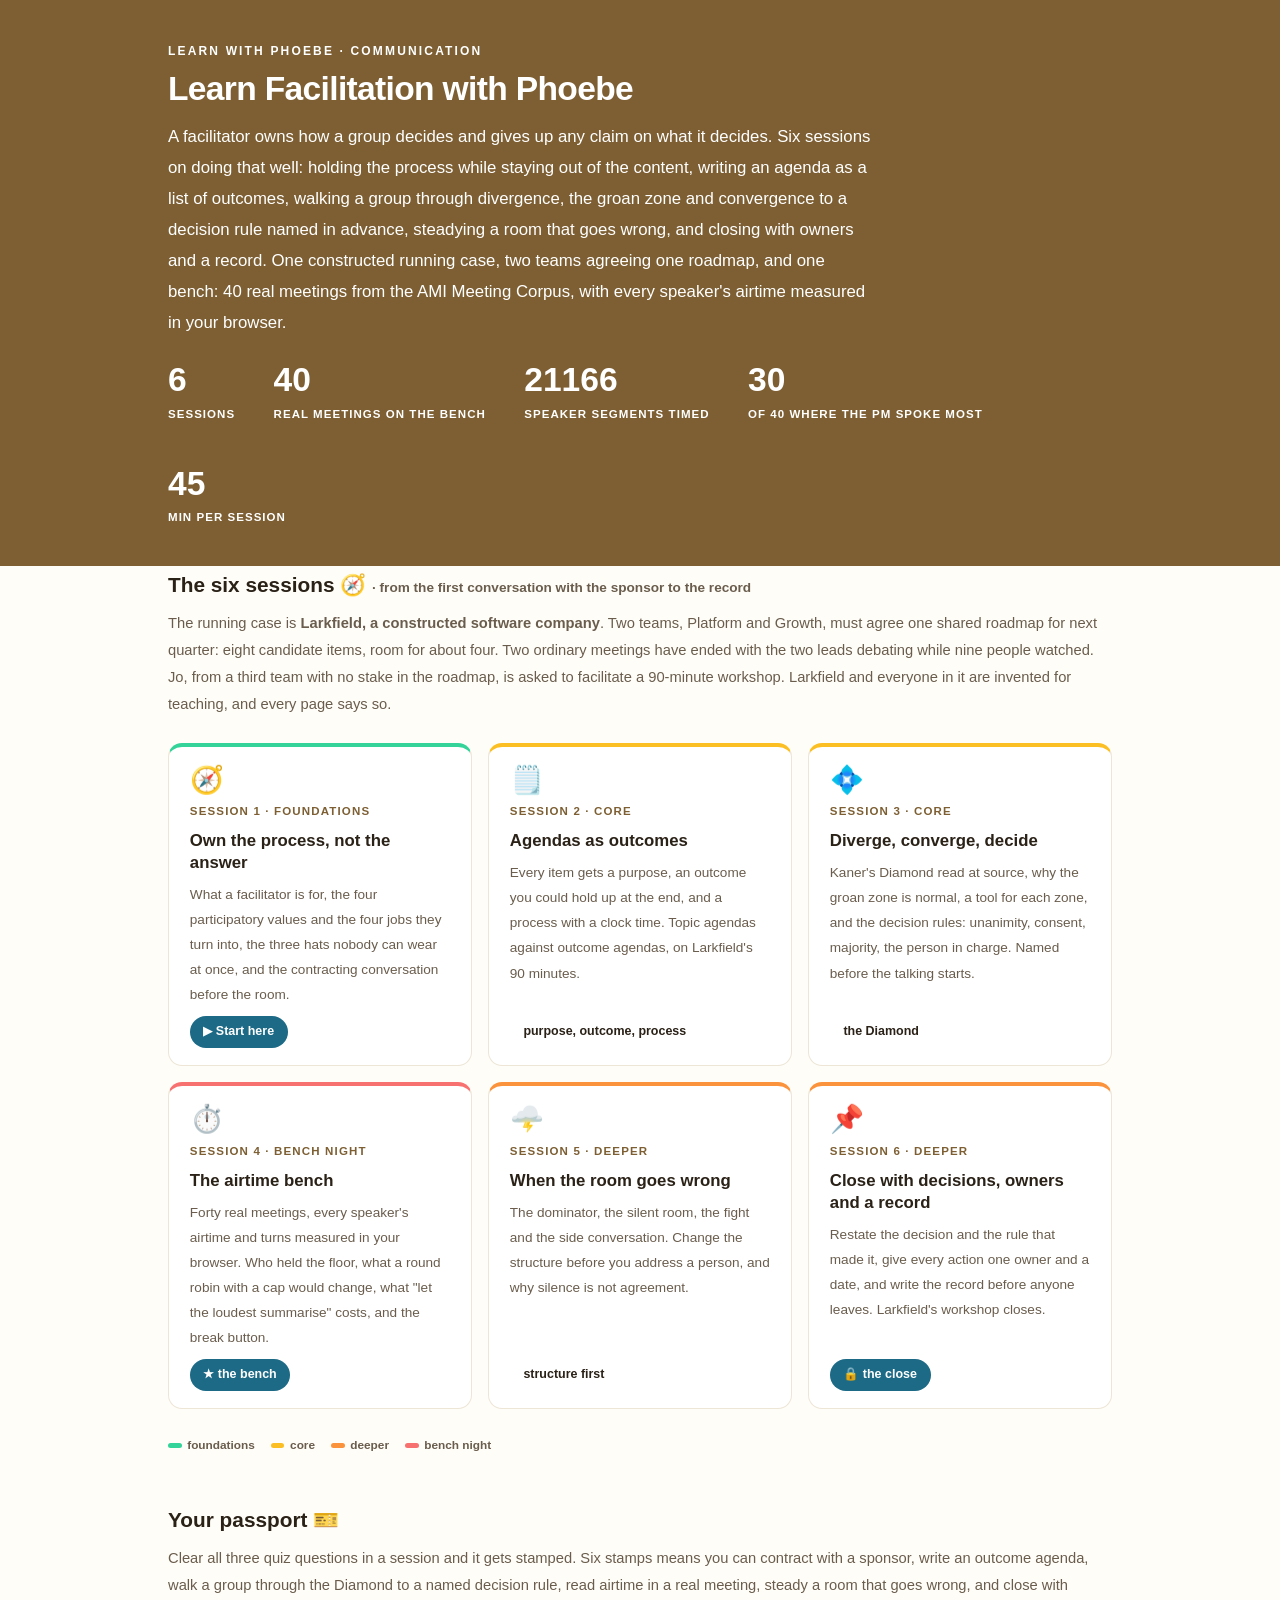
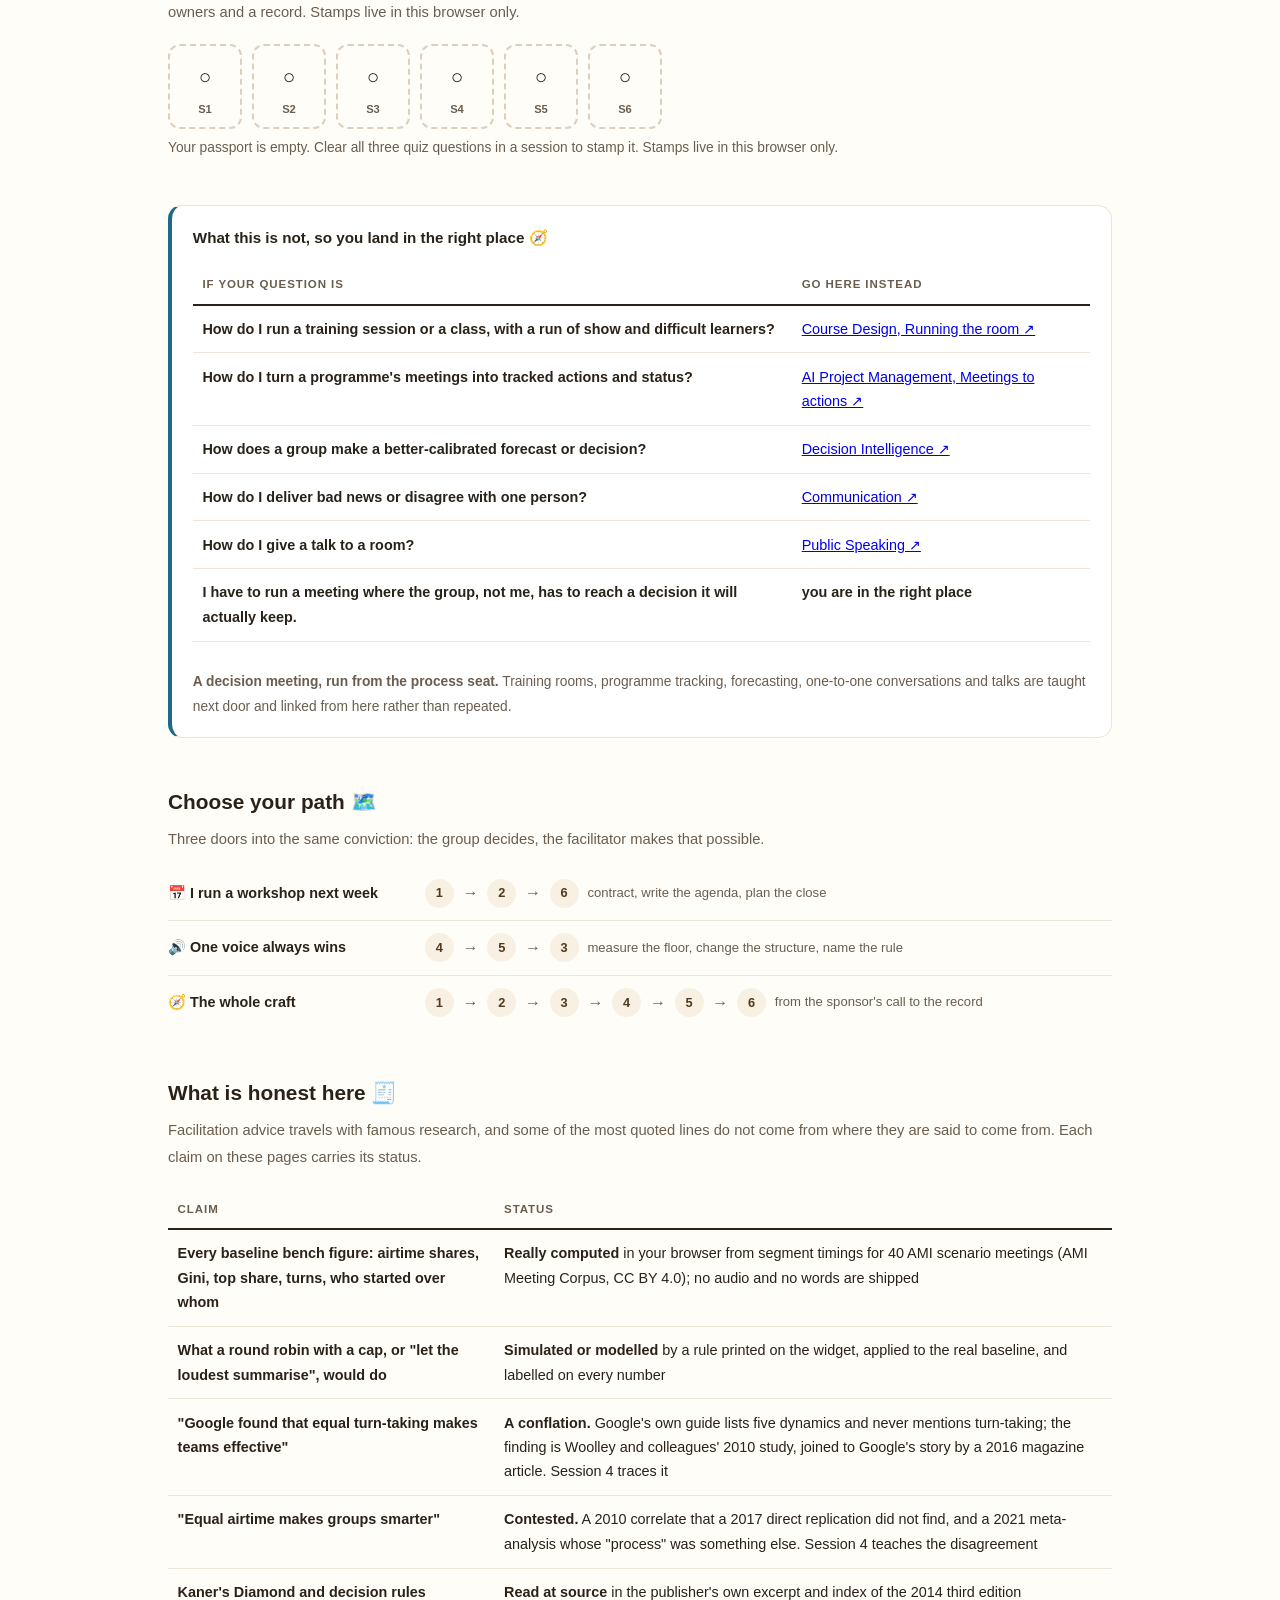
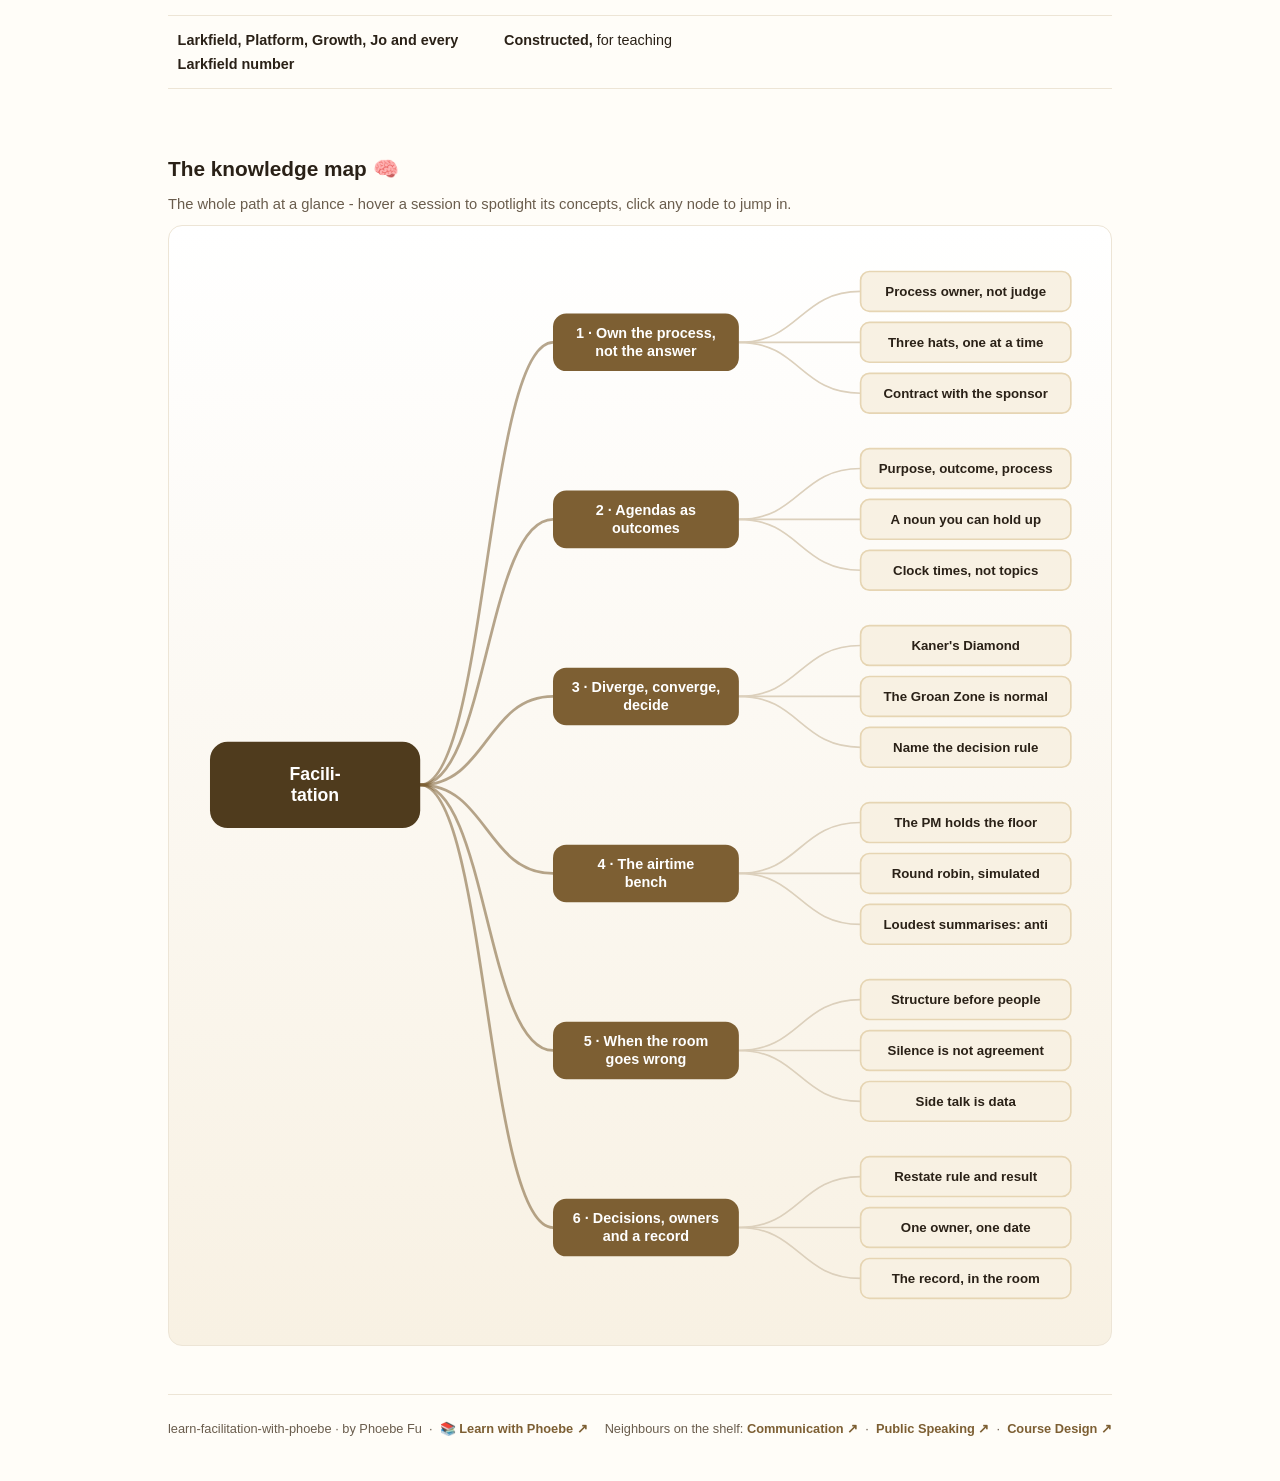
<file: index.html>
<!DOCTYPE html>
<html lang="en">
<head>
<meta charset="UTF-8">
<meta name="viewport" content="width=device-width, initial-scale=1.0">
<!-- social:start -->
<meta name="description" content="Six sessions on running a meeting where the group does the deciding: owning the process and not the answer, agendas written as outcomes, Kaner's Diamond and decision rules, an airtime bench built on 40 real meetings from the AMI corpus, the room going wrong, and closing with owners and a record. Free, by Phoebe Fu.">
<meta property="og:type" content="website">
<meta property="og:site_name" content="Learn with Phoebe">
<meta property="og:title" content="Learn Facilitation with Phoebe">
<meta property="og:description" content="Own the process, not the answer. Six sessions, one constructed cross-team workshop, and 40 real meetings measured in your browser: who held the floor, and what a facilitation move would change.">
<meta property="og:url" content="https://phoebefu6.github.io/learn-facilitation-with-phoebe/">
<meta property="og:image" content="https://phoebefu6.github.io/learn-facilitation-with-phoebe/assets/og-cover.png">
<meta property="og:image:width" content="1200">
<meta property="og:image:height" content="630">
<meta name="twitter:card" content="summary_large_image">
<meta name="twitter:title" content="Learn Facilitation with Phoebe">
<meta name="twitter:description" content="Who held the floor? 40 real meetings, airtime and turn-taking measured in your browser.">
<meta name="twitter:image" content="https://phoebefu6.github.io/learn-facilitation-with-phoebe/assets/og-cover.png">
<!-- social:end -->
<title>Learn Facilitation with Phoebe</title>
<link rel="stylesheet" href="assets/style.css?v=23">
<style>

  .stats-row { display: flex; gap: 2.4rem; margin-top: 1.5rem; flex-wrap: wrap; }
  .stat b { display: block; font-size: 2.1rem; font-weight: 800; line-height: 1.05; font-variant-numeric: tabular-nums; }
  .stat span { font-size: .72rem; opacity: 1; text-transform: uppercase; letter-spacing: .09em; font-weight: 600; }

  .course-grid { display: grid; grid-template-columns: repeat(auto-fit, minmax(17rem, 1fr)); gap: 1rem; margin-top: 1.5rem; }
  .course-card {
    border: 1px solid var(--hairline);
    border-top: 4px solid var(--diff, var(--indigo));
    border-radius: var(--radius);
    padding: 1.2rem 1.3rem 1.1rem;
    display: flex;
    flex-direction: column;
    gap: .5rem;
    text-decoration: none;
    color: var(--ink);
    background: #fff;
    transition: box-shadow .15s ease, border-color .15s ease, transform .15s ease;
    position: relative;
  }
  .course-card:hover { border-color: var(--indigo-soft); border-top-color: var(--diff, var(--indigo)); box-shadow: 0 8px 28px rgba(var(--shadow-rgb),.16); transform: translateY(-3px); }
  .course-card .cicon { font-size: 1.7rem; line-height: 1; }
  .course-card .cnum { font-size: .72rem; font-weight: 700; color: var(--indigo); text-transform: uppercase; letter-spacing: .1em; }
  .course-card h3 { font-size: 1.05rem; font-weight: 800; line-height: 1.3; }
  .course-card p { font-size: .85rem; color: var(--muted); flex: 1; }
  .course-card .meta { display: flex; gap: .4rem; flex-wrap: wrap; }

  .diff-legend { display: flex; gap: 1rem; margin-top: 1.6rem; font-size: .74rem; color: var(--muted); font-weight: 600; flex-wrap: wrap; }
  .diff-legend i { display: inline-block; width: .85rem; height: .35rem; border-radius: 999px; margin-right: .35rem; vertical-align: middle; }

  .paths { margin-top: 2.6rem; }
  .paths h2 { font-size: 1.3rem; font-weight: 800; margin-bottom: .3rem; }
  .paths .plede { color: var(--muted); font-size: .92rem; margin-bottom: .8rem; }
  .path { display: flex; gap: .55rem; align-items: center; padding: .75rem 0; border-bottom: .5px solid var(--hairline); flex-wrap: wrap; }
  .path:last-child { border-bottom: none; }
  .path b { min-width: 15.5rem; font-size: .9rem; }
  .path .pstep { background: var(--indigo-50); color: var(--indigo-deep); border-radius: 999px; padding: .16rem .68rem; font-weight: 700; font-size: .8rem; text-decoration: none; transition: all .12s ease; }
  .path .pstep:hover { background: var(--indigo); color: #fff; }
  .path .parr { color: var(--muted); font-weight: 700; }

  .mm-section { margin-top: 1.6rem; }
  .mm-section h2 { font-size: 1.3rem; font-weight: 800; margin-bottom: .2rem; }
  .mm-section .mm-lede { color: var(--muted); font-size: .92rem; margin-bottom: .4rem; }
  .mm-wrap { border: 1px solid var(--hairline); border-radius: var(--radius); background: linear-gradient(180deg,#fff,var(--indigo-50)); padding: .6rem; overflow-x: auto; }
  .mm-svg { width: 100%; height: auto; display: block; max-width: 60rem; margin: 0 auto; min-width: 34rem; }
  .mm-link { cursor: pointer; text-decoration: none; }
  .mm-node rect { transition: opacity .15s ease, filter .15s ease; }
  .mm-node text { pointer-events: none; }
  .mm-link:hover .mm-node rect { filter: brightness(1.06); }
  .mm-edge { transition: opacity .15s ease; }

  .not-this { border: 1px solid var(--hairline); border-left: 4px solid var(--clay); border-radius: var(--radius); background: #fff; padding: 1.1rem 1.3rem; margin-top: 1.2rem; }
  .not-this h3 { font-size: .95rem; font-weight: 800; margin-bottom: .5rem; }
</style>
</head>
<body>
<header class="masthead">
  <div class="wrap">
    <div class="eyebrow">Learn with Phoebe · Communication</div>
    <h1>Learn <span class="accent">Facilitation</span> with Phoebe</h1>
    <p class="sub">A facilitator owns how a group decides and gives up any claim on what it decides. Six sessions on doing that well: holding the process while staying out of the content, writing an agenda as a list of outcomes, walking a group through divergence, the groan zone and convergence to a decision rule named in advance, steadying a room that goes wrong, and closing with owners and a record. One constructed running case, two teams agreeing one roadmap, and one bench: 40 real meetings from the AMI Meeting Corpus, with every speaker's airtime measured in your browser.</p>
    <div class="stats-row">
      <div class="stat"><b data-count="6">6</b><span>sessions</span></div>
      <div class="stat"><b data-count="40">40</b><span>real meetings on the bench</span></div>
      <div class="stat"><b data-count="21166">21,166</b><span>speaker segments timed</span></div>
      <div class="stat"><b data-count="30">30</b><span>of 40 where the PM spoke most</span></div>
      <div class="stat"><b data-count="45">45</b><span>min per session</span></div>
    </div>
  </div>
</header>
<main class="wrap">
  <section class="section">
    <div class="paths" style="margin-top:0">
      <h2>The six sessions 🧭 <span style="font-size:.85rem;font-weight:600;color:var(--muted)">· from the first conversation with the sponsor to the record</span></h2>
      <p class="plede">The running case is <strong>Larkfield, a constructed software company</strong>. Two teams, Platform and Growth, must agree one shared roadmap for next quarter: eight candidate items, room for about four. Two ordinary meetings have ended with the two leads debating while nine people watched. Jo, from a third team with no stake in the roadmap, is asked to facilitate a 90-minute workshop. Larkfield and everyone in it are invented for teaching, and every page says so.</p>
    </div>
    <div class="course-grid">
      <a class="course-card" href="courses/01-own-the-process.html" style="--diff:#34D399">
        <span class="cicon">🧭</span>
        <span class="cnum">Session 1 · foundations</span>
        <h3>Own the process, not the answer</h3>
        <p>What a facilitator is for, the four participatory values and the four jobs they turn into, the three hats nobody can wear at once, and the contracting conversation before the room.</p>
        <span class="meta"><span class="pill amber">▶ Start here</span></span>
      </a>
      <a class="course-card" href="courses/02-agendas-as-outcomes.html" style="--diff:#FBBF24">
        <span class="cicon">🗒️</span>
        <span class="cnum">Session 2 · core</span>
        <h3>Agendas as outcomes</h3>
        <p>Every item gets a purpose, an outcome you could hold up at the end, and a process with a clock time. Topic agendas against outcome agendas, on Larkfield's 90 minutes.</p>
        <span class="meta"><span class="pill">purpose, outcome, process</span></span>
      </a>
      <a class="course-card" href="courses/03-diverge-converge-decide.html" style="--diff:#FBBF24">
        <span class="cicon">💠</span>
        <span class="cnum">Session 3 · core</span>
        <h3>Diverge, converge, decide</h3>
        <p>Kaner's Diamond read at source, why the groan zone is normal, a tool for each zone, and the decision rules: unanimity, consent, majority, the person in charge. Named before the talking starts.</p>
        <span class="meta"><span class="pill">the Diamond</span></span>
      </a>
      <a class="course-card" href="courses/04-the-airtime-bench.html" style="--diff:#F87171">
        <span class="cicon">⏱️</span>
        <span class="cnum">Session 4 · bench night</span>
        <h3>The airtime bench</h3>
        <p>Forty real meetings, every speaker's airtime and turns measured in your browser. Who held the floor, what a round robin with a cap would change, what "let the loudest summarise" costs, and the break button.</p>
        <span class="meta"><span class="pill amber">★ the bench</span></span>
      </a>
      <a class="course-card" href="courses/05-when-the-room-goes-wrong.html" style="--diff:#FB923C">
        <span class="cicon">🌩️</span>
        <span class="cnum">Session 5 · deeper</span>
        <h3>When the room goes wrong</h3>
        <p>The dominator, the silent room, the fight and the side conversation. Change the structure before you address a person, and why silence is not agreement.</p>
        <span class="meta"><span class="pill">structure first</span></span>
      </a>
      <a class="course-card" href="courses/06-decisions-owners-record.html" style="--diff:#FB923C">
        <span class="cicon">📌</span>
        <span class="cnum">Session 6 · deeper</span>
        <h3>Close with decisions, owners and a record</h3>
        <p>Restate the decision and the rule that made it, give every action one owner and a date, and write the record before anyone leaves. Larkfield's workshop closes.</p>
        <span class="meta"><span class="pill amber">🔒 the close</span></span>
      </a>
    </div>
    <div class="diff-legend">
      <span><i style="background:#34D399"></i>foundations</span>
      <span><i style="background:#FBBF24"></i>core</span>
      <span><i style="background:#FB923C"></i>deeper</span>
      <span><i style="background:#F87171"></i>bench night</span>
    </div>
  </section>
  <section class="section">
    <div class="paths" style="margin-top:0">
      <h2>Your passport 🎫</h2>
      <p class="plede">Clear all three quiz questions in a session and it gets stamped. Six stamps means you can contract with a sponsor, write an outcome agenda, walk a group through the Diamond to a named decision rule, read airtime in a real meeting, steady a room that goes wrong, and close with owners and a record. Stamps live in this browser only.</p>
    </div>
    <div class="pp-strip"></div>
  </section>
  <section class="section">
    <div class="not-this">
      <h3>What this is not, so you land in the right place 🧭</h3>
      <table class="clean">
        <tr><th>If your question is</th><th>Go here instead</th></tr>
        <tr><td>How do I run a training session or a class, with a run of show and difficult learners?</td><td><a href="https://phoebefu6.github.io/learn-course-design-with-phoebe/courses/b3-running-the-room.html">Course Design, Running the room ↗</a></td></tr>
        <tr><td>How do I turn a programme's meetings into tracked actions and status?</td><td><a href="https://phoebefu6.github.io/learn-ai-project-management-with-phoebe/courses/b7-meetings-to-actions.html">AI Project Management, Meetings to actions ↗</a></td></tr>
        <tr><td>How does a group make a better-calibrated forecast or decision?</td><td><a href="https://phoebefu6.github.io/learn-decision-intelligence-with-phoebe/">Decision Intelligence ↗</a></td></tr>
        <tr><td>How do I deliver bad news or disagree with one person?</td><td><a href="https://phoebefu6.github.io/learn-communication-with-phoebe/courses/06-bad-news-and-disagreement.html">Communication ↗</a></td></tr>
        <tr><td>How do I give a talk to a room?</td><td><a href="https://phoebefu6.github.io/learn-public-speaking-with-phoebe/">Public Speaking ↗</a></td></tr>
        <tr><td><strong>I have to run a meeting where the group, not me, has to reach a decision it will actually keep.</strong></td><td><strong>you are in the right place</strong></td></tr>
      </table>
      <p style="margin-top:.7rem;font-size:.86rem;color:var(--muted)"><strong>A decision meeting, run from the process seat.</strong> Training rooms, programme tracking, forecasting, one-to-one conversations and talks are taught next door and linked from here rather than repeated.</p>
    </div>
  </section>
  <section class="section">
    <div class="paths">
      <h2>Choose your path 🗺️</h2>
      <p class="plede">Three doors into the same conviction: the group decides, the facilitator makes that possible.</p>
      <div class="path"><b>📅 I run a workshop next week</b>
        <a class="pstep" href="courses/01-own-the-process.html">1</a><span class="parr">→</span>
        <a class="pstep" href="courses/02-agendas-as-outcomes.html">2</a><span class="parr">→</span>
        <a class="pstep" href="courses/06-decisions-owners-record.html">6</a>
        <span style="font-size:.82rem;color:var(--muted)">contract, write the agenda, plan the close</span>
      </div>
      <div class="path"><b>🔊 One voice always wins</b>
        <a class="pstep" href="courses/04-the-airtime-bench.html">4</a><span class="parr">→</span>
        <a class="pstep" href="courses/05-when-the-room-goes-wrong.html">5</a><span class="parr">→</span>
        <a class="pstep" href="courses/03-diverge-converge-decide.html">3</a>
        <span style="font-size:.82rem;color:var(--muted)">measure the floor, change the structure, name the rule</span>
      </div>
      <div class="path"><b>🧭 The whole craft</b>
        <a class="pstep" href="courses/01-own-the-process.html">1</a><span class="parr">→</span>
        <a class="pstep" href="courses/02-agendas-as-outcomes.html">2</a><span class="parr">→</span>
        <a class="pstep" href="courses/03-diverge-converge-decide.html">3</a><span class="parr">→</span>
        <a class="pstep" href="courses/04-the-airtime-bench.html">4</a><span class="parr">→</span>
        <a class="pstep" href="courses/05-when-the-room-goes-wrong.html">5</a><span class="parr">→</span>
        <a class="pstep" href="courses/06-decisions-owners-record.html">6</a>
        <span style="font-size:.82rem;color:var(--muted)">from the sponsor's call to the record</span>
      </div>
    </div>
  </section>
  <section class="section">
    <div class="paths" style="margin-top:0">
      <h2>What is honest here 🧾</h2>
      <p class="plede">Facilitation advice travels with famous research, and some of the most quoted lines do not come from where they are said to come from. Each claim on these pages carries its status.</p>
    </div>
    <table class="clean">
      <tr><th>Claim</th><th>Status</th></tr>
      <tr><td>Every baseline bench figure: airtime shares, Gini, top share, turns, who started over whom</td><td><strong>Really computed</strong> in your browser from segment timings for 40 AMI scenario meetings (AMI Meeting Corpus, CC BY 4.0); no audio and no words are shipped</td></tr>
      <tr><td>What a round robin with a cap, or "let the loudest summarise", would do</td><td><strong>Simulated or modelled</strong> by a rule printed on the widget, applied to the real baseline, and labelled on every number</td></tr>
      <tr><td>"Google found that equal turn-taking makes teams effective"</td><td><strong>A conflation.</strong> Google's own guide lists five dynamics and never mentions turn-taking; the finding is Woolley and colleagues' 2010 study, joined to Google's story by a 2016 magazine article. Session 4 traces it</td></tr>
      <tr><td>"Equal airtime makes groups smarter"</td><td><strong>Contested.</strong> A 2010 correlate that a 2017 direct replication did not find, and a 2021 meta-analysis whose "process" was something else. Session 4 teaches the disagreement</td></tr>
      <tr><td>Kaner's Diamond and decision rules</td><td><strong>Read at source</strong> in the publisher's own excerpt and index of the 2014 third edition</td></tr>
      <tr><td>Larkfield, Platform, Growth, Jo and every Larkfield number</td><td><strong>Constructed,</strong> for teaching</td></tr>
    </table>
  </section>
  <section class="section mm-section">
    <h2>The knowledge map 🧠</h2>
    <p class="mm-lede">The whole path at a glance - hover a session to spotlight its concepts, click any node to jump in.</p>
    <div class="mm-wrap"><div id="mindmap"></div></div>
  </section>
  <footer class="pagefoot">
    <span>learn-facilitation-with-phoebe · by Phoebe Fu &nbsp;·&nbsp; 📚 <a href="https://phoebefu6.github.io/learn-with-phoebe/">Learn with Phoebe ↗</a></span>
    <span>Neighbours on the shelf: <a href="https://phoebefu6.github.io/learn-communication-with-phoebe/">Communication ↗</a> &nbsp;·&nbsp; <a href="https://phoebefu6.github.io/learn-public-speaking-with-phoebe/">Public Speaking ↗</a> &nbsp;·&nbsp; <a href="https://phoebefu6.github.io/learn-course-design-with-phoebe/">Course Design ↗</a></span>
  </footer>
</main>
<script>
window.MINDMAP_DATA = {
 "title": "Facili-\ntation",
 "centerColor": "#4F3B1D",
 "sessions": [
  {
   "label": "Own the process,\nnot the answer",
   "href": "courses/01-own-the-process.html",
   "color": "#34D399",
   "concepts": [
    {
     "label": "Process owner, not judge",
     "href": "courses/01-own-the-process.html"
    },
    {
     "label": "Three hats, one at a time",
     "href": "courses/01-own-the-process.html"
    },
    {
     "label": "Contract with the sponsor",
     "href": "courses/01-own-the-process.html"
    }
   ]
  },
  {
   "label": "Agendas as\noutcomes",
   "href": "courses/02-agendas-as-outcomes.html",
   "color": "#FBBF24",
   "concepts": [
    {
     "label": "Purpose, outcome, process",
     "href": "courses/02-agendas-as-outcomes.html"
    },
    {
     "label": "A noun you can hold up",
     "href": "courses/02-agendas-as-outcomes.html"
    },
    {
     "label": "Clock times, not topics",
     "href": "courses/02-agendas-as-outcomes.html"
    }
   ]
  },
  {
   "label": "Diverge, converge,\ndecide",
   "href": "courses/03-diverge-converge-decide.html",
   "color": "#FBBF24",
   "concepts": [
    {
     "label": "Kaner's Diamond",
     "href": "courses/03-diverge-converge-decide.html"
    },
    {
     "label": "The Groan Zone is normal",
     "href": "courses/03-diverge-converge-decide.html"
    },
    {
     "label": "Name the decision rule",
     "href": "courses/03-diverge-converge-decide.html"
    }
   ]
  },
  {
   "label": "The airtime\nbench",
   "href": "courses/04-the-airtime-bench.html",
   "color": "#F87171",
   "concepts": [
    {
     "label": "The PM holds the floor",
     "href": "courses/04-the-airtime-bench.html"
    },
    {
     "label": "Round robin, simulated",
     "href": "courses/04-the-airtime-bench.html"
    },
    {
     "label": "Loudest summarises: anti",
     "href": "courses/04-the-airtime-bench.html"
    }
   ]
  },
  {
   "label": "When the room\ngoes wrong",
   "href": "courses/05-when-the-room-goes-wrong.html",
   "color": "#FB923C",
   "concepts": [
    {
     "label": "Structure before people",
     "href": "courses/05-when-the-room-goes-wrong.html"
    },
    {
     "label": "Silence is not agreement",
     "href": "courses/05-when-the-room-goes-wrong.html"
    },
    {
     "label": "Side talk is data",
     "href": "courses/05-when-the-room-goes-wrong.html"
    }
   ]
  },
  {
   "label": "Decisions, owners\nand a record",
   "href": "courses/06-decisions-owners-record.html",
   "color": "#FB923C",
   "concepts": [
    {
     "label": "Restate rule and result",
     "href": "courses/06-decisions-owners-record.html"
    },
    {
     "label": "One owner, one date",
     "href": "courses/06-decisions-owners-record.html"
    },
    {
     "label": "The record, in the room",
     "href": "courses/06-decisions-owners-record.html"
    }
   ]
  }
 ]
};
</script>
<script src="assets/mindmap.js?v=1"></script>
<script src="assets/app.js?v=20"></script>
</body>
</html>
</file>
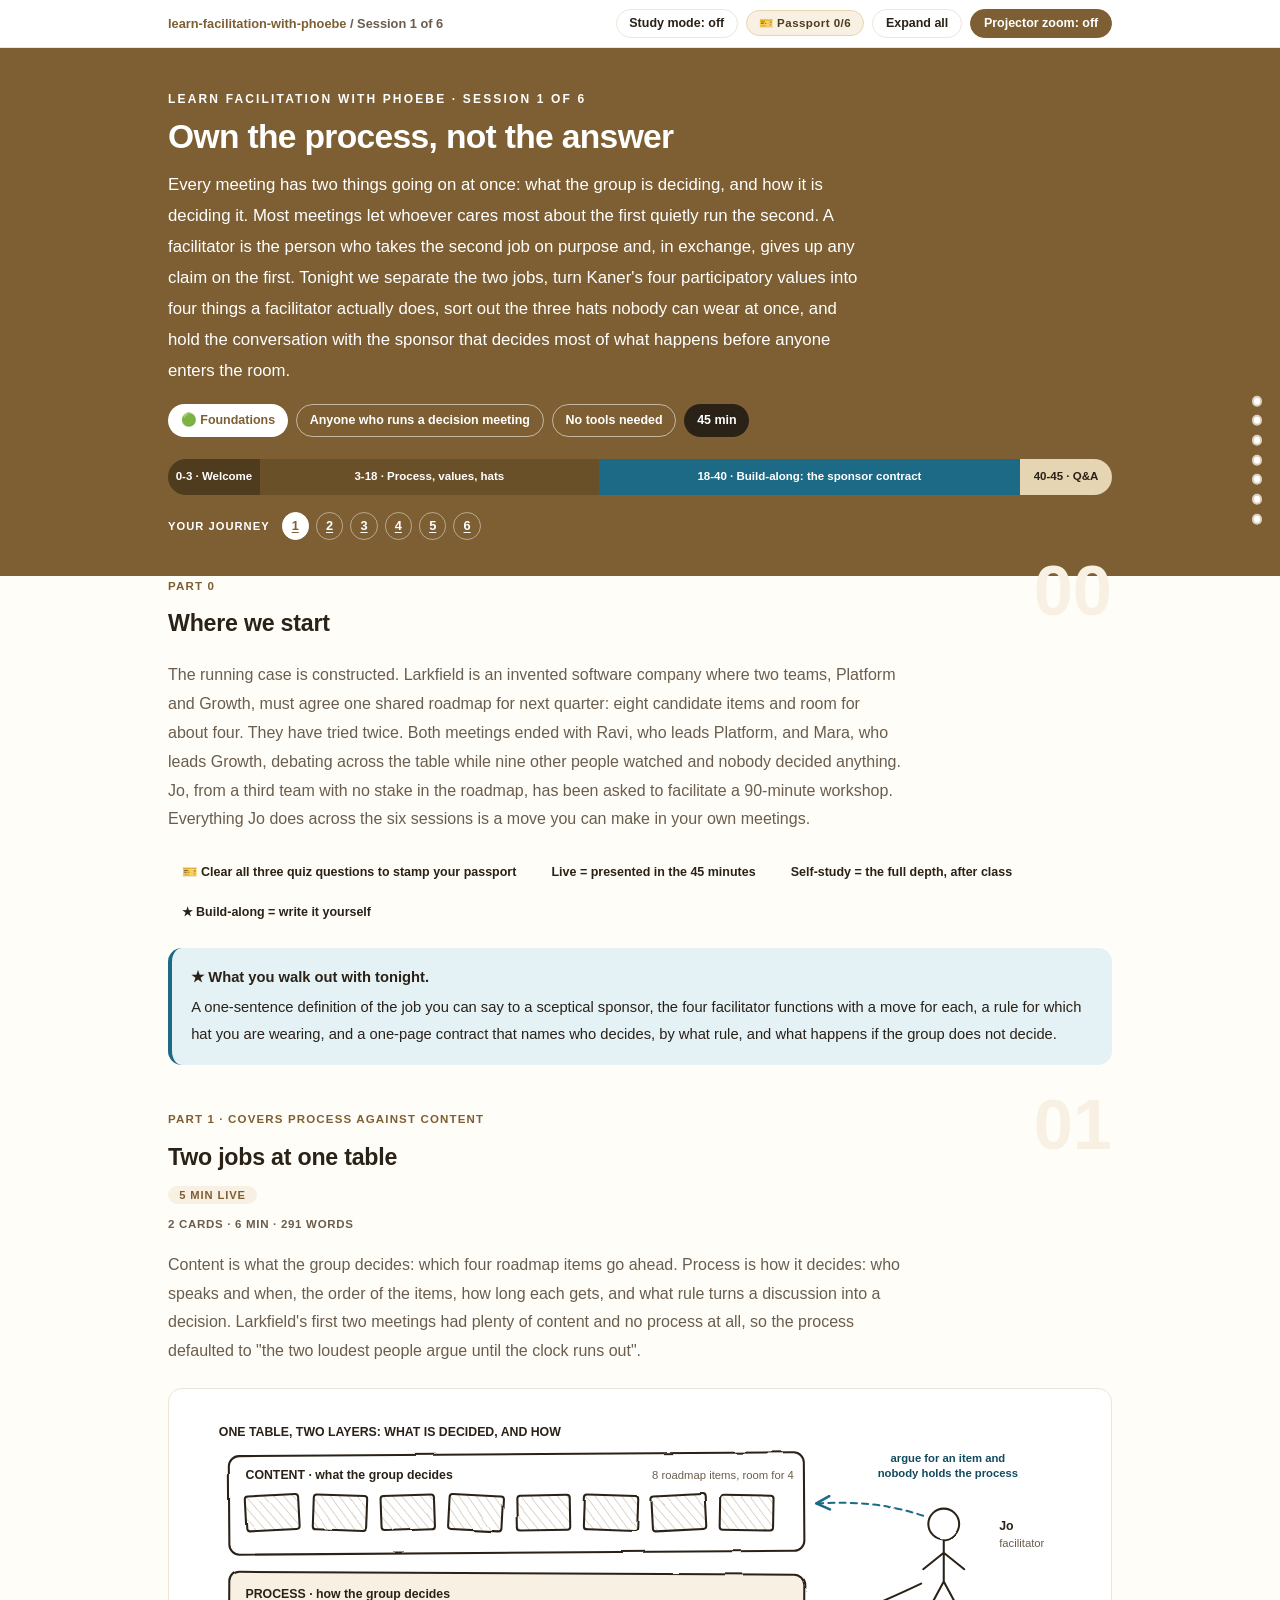
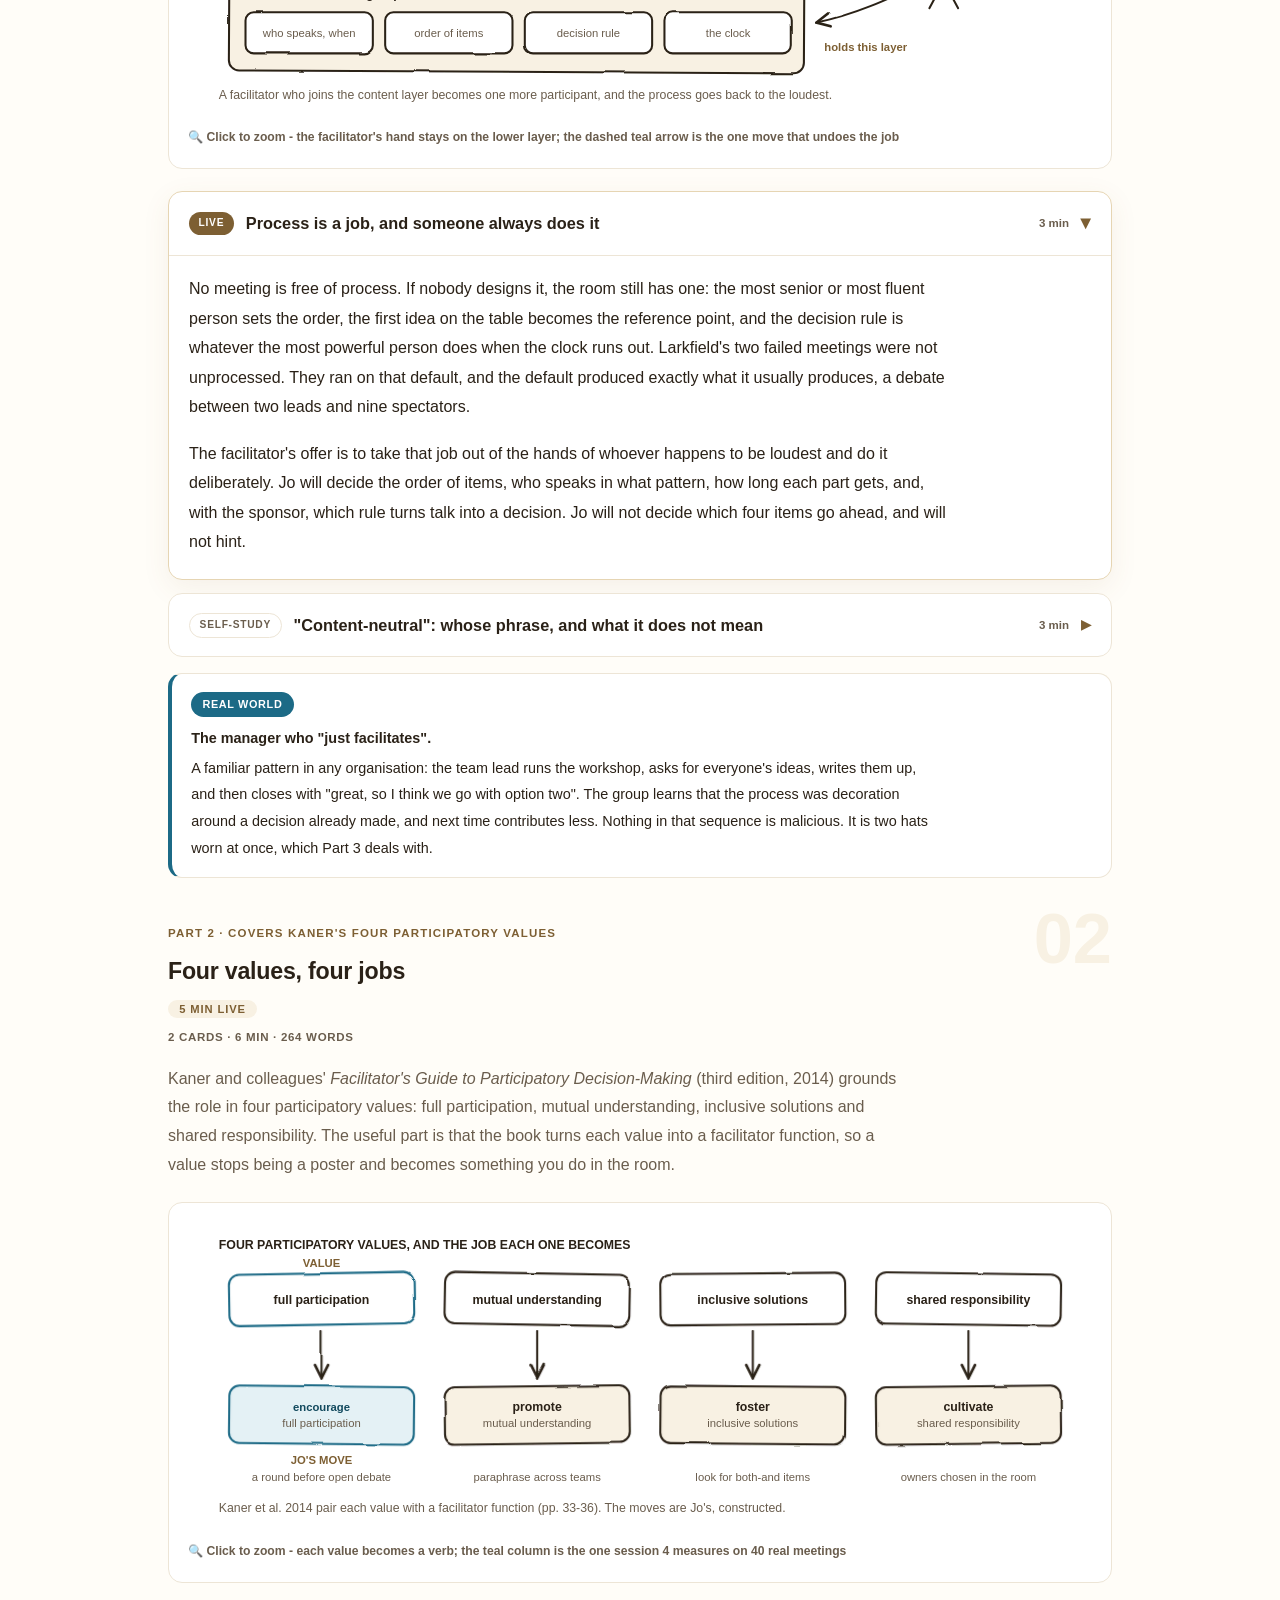
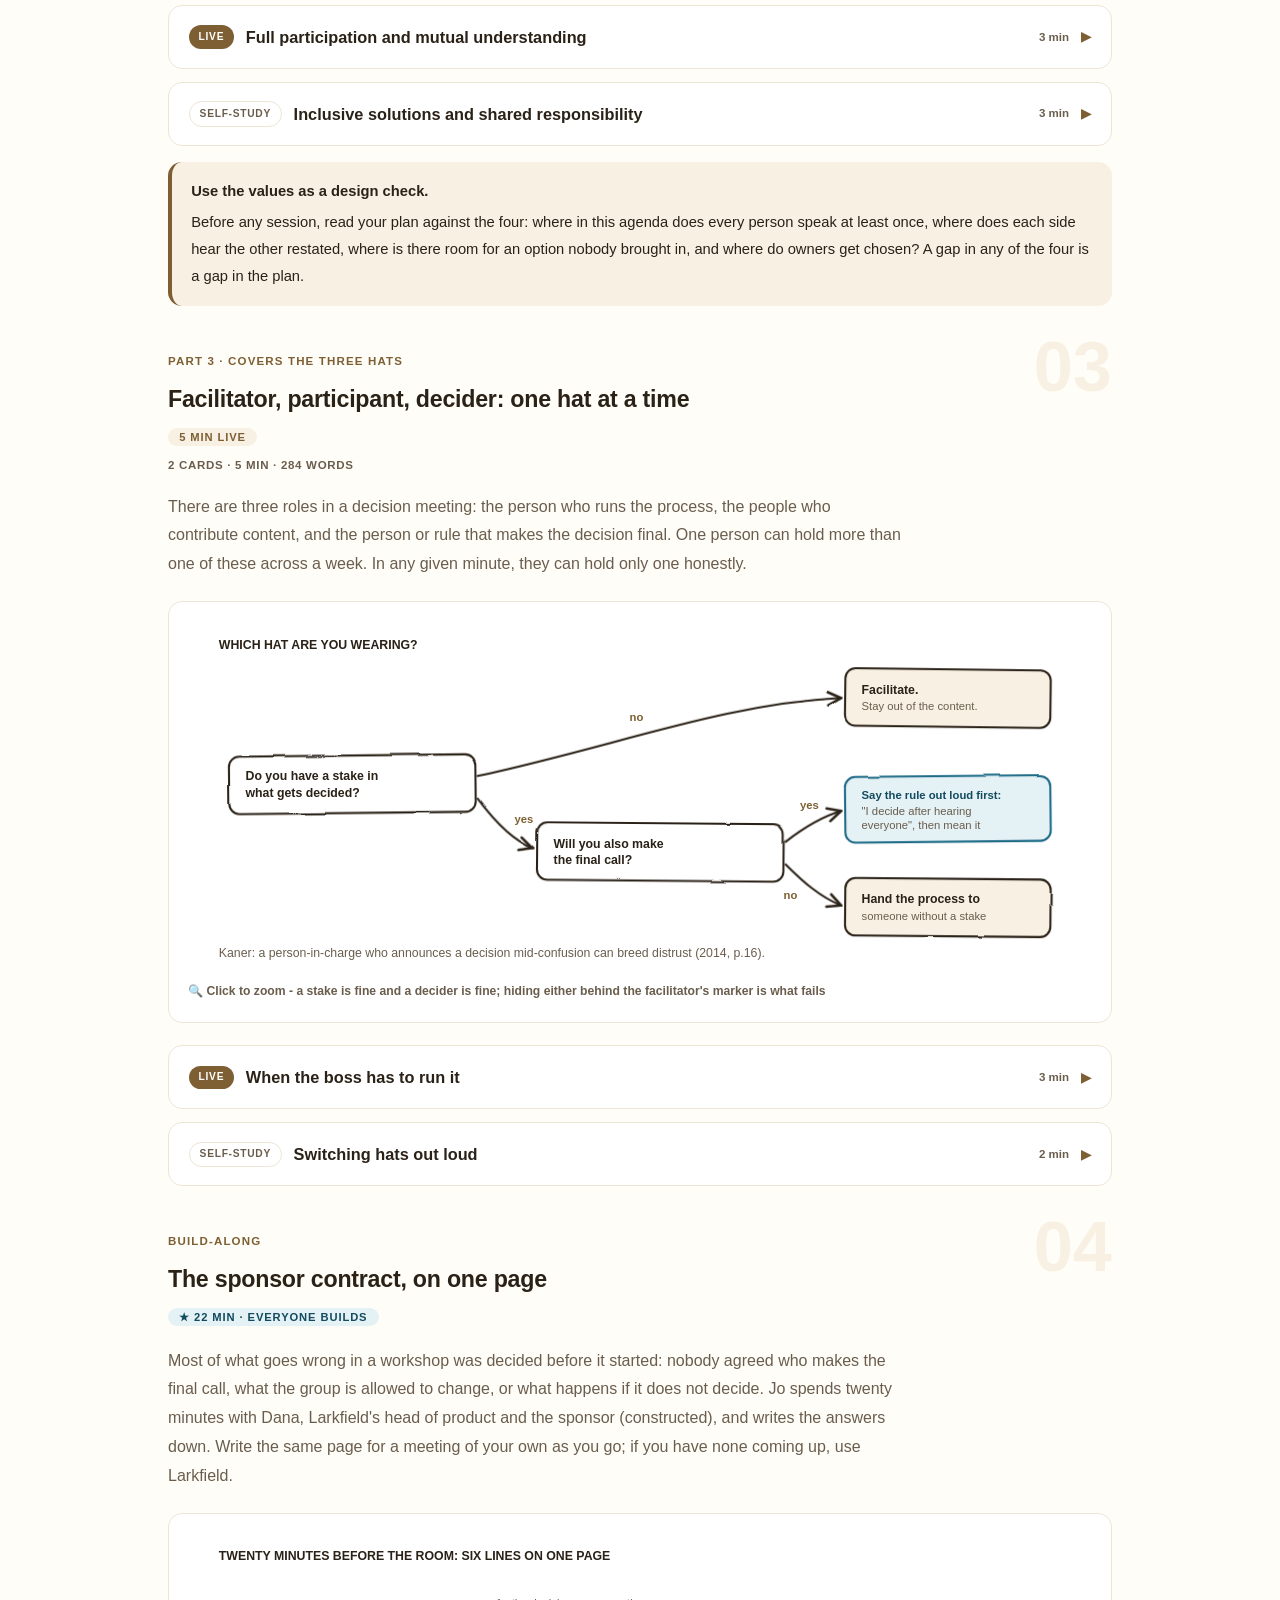
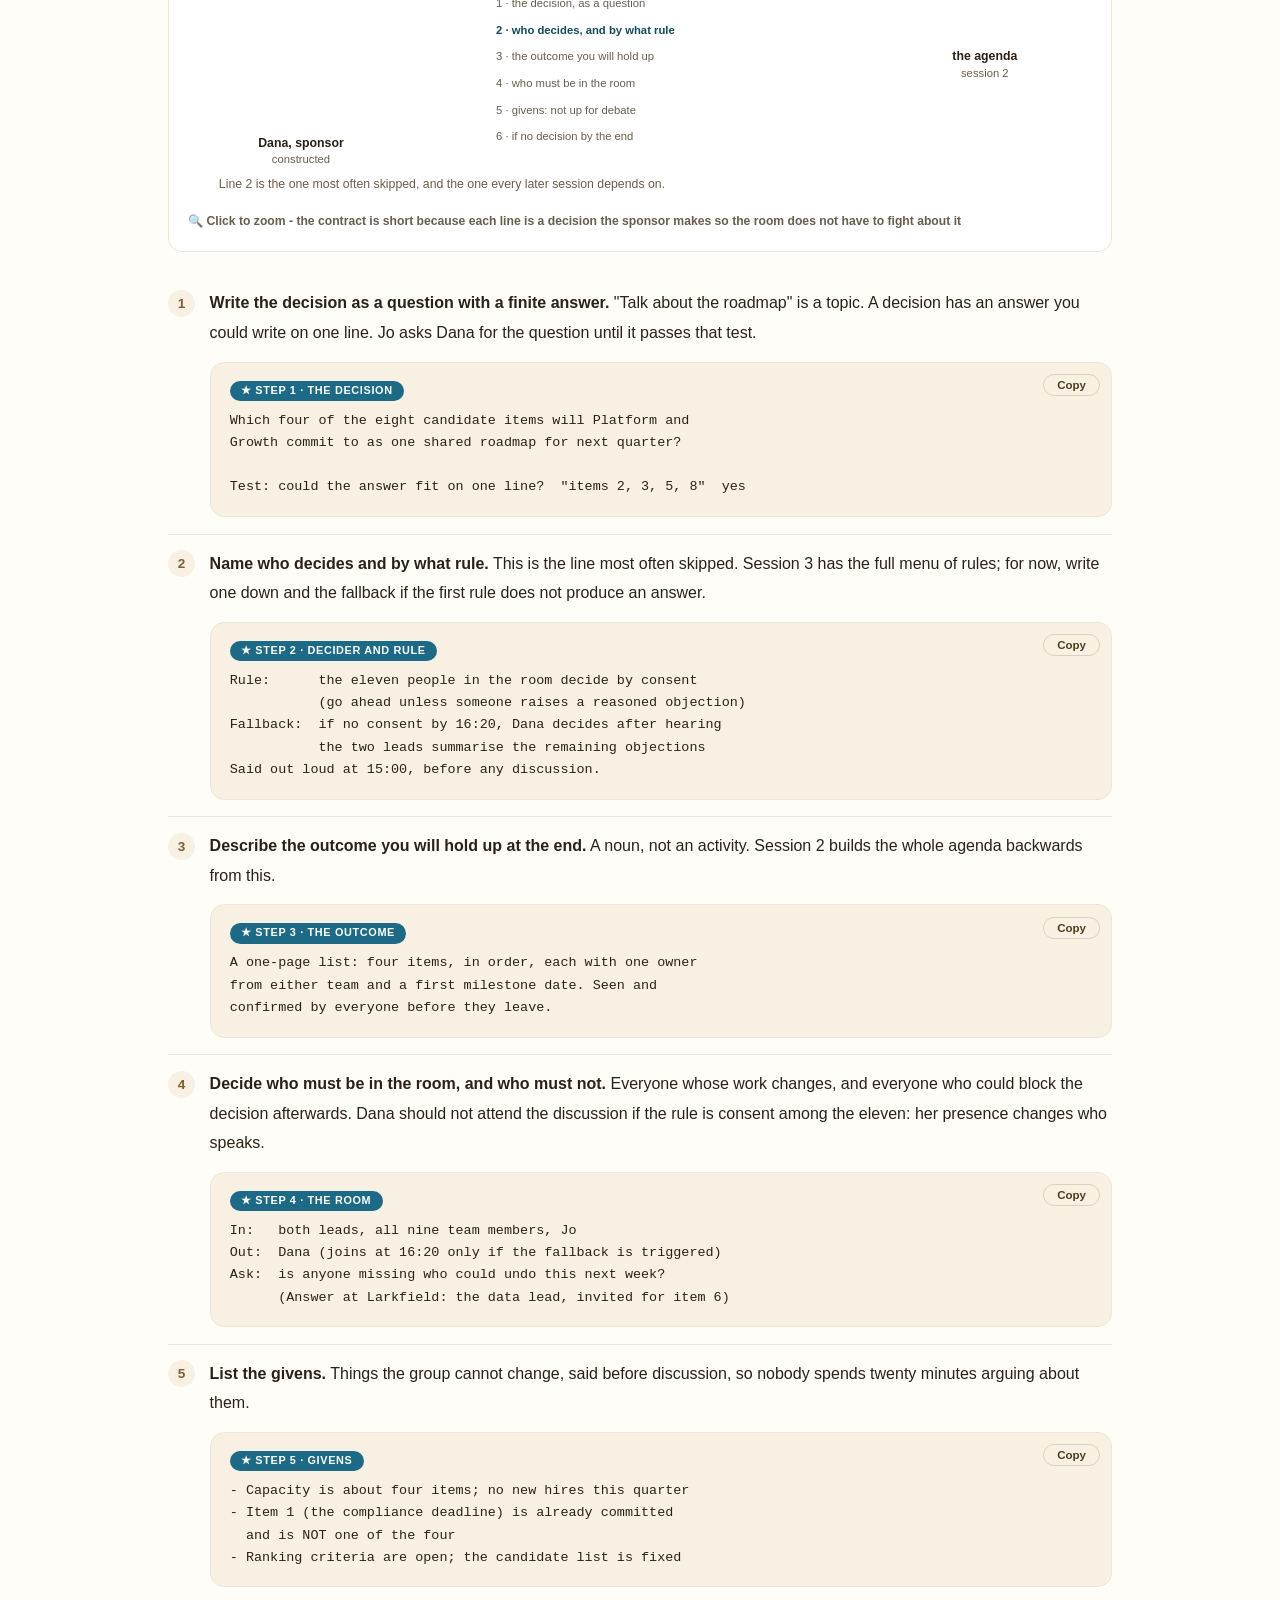
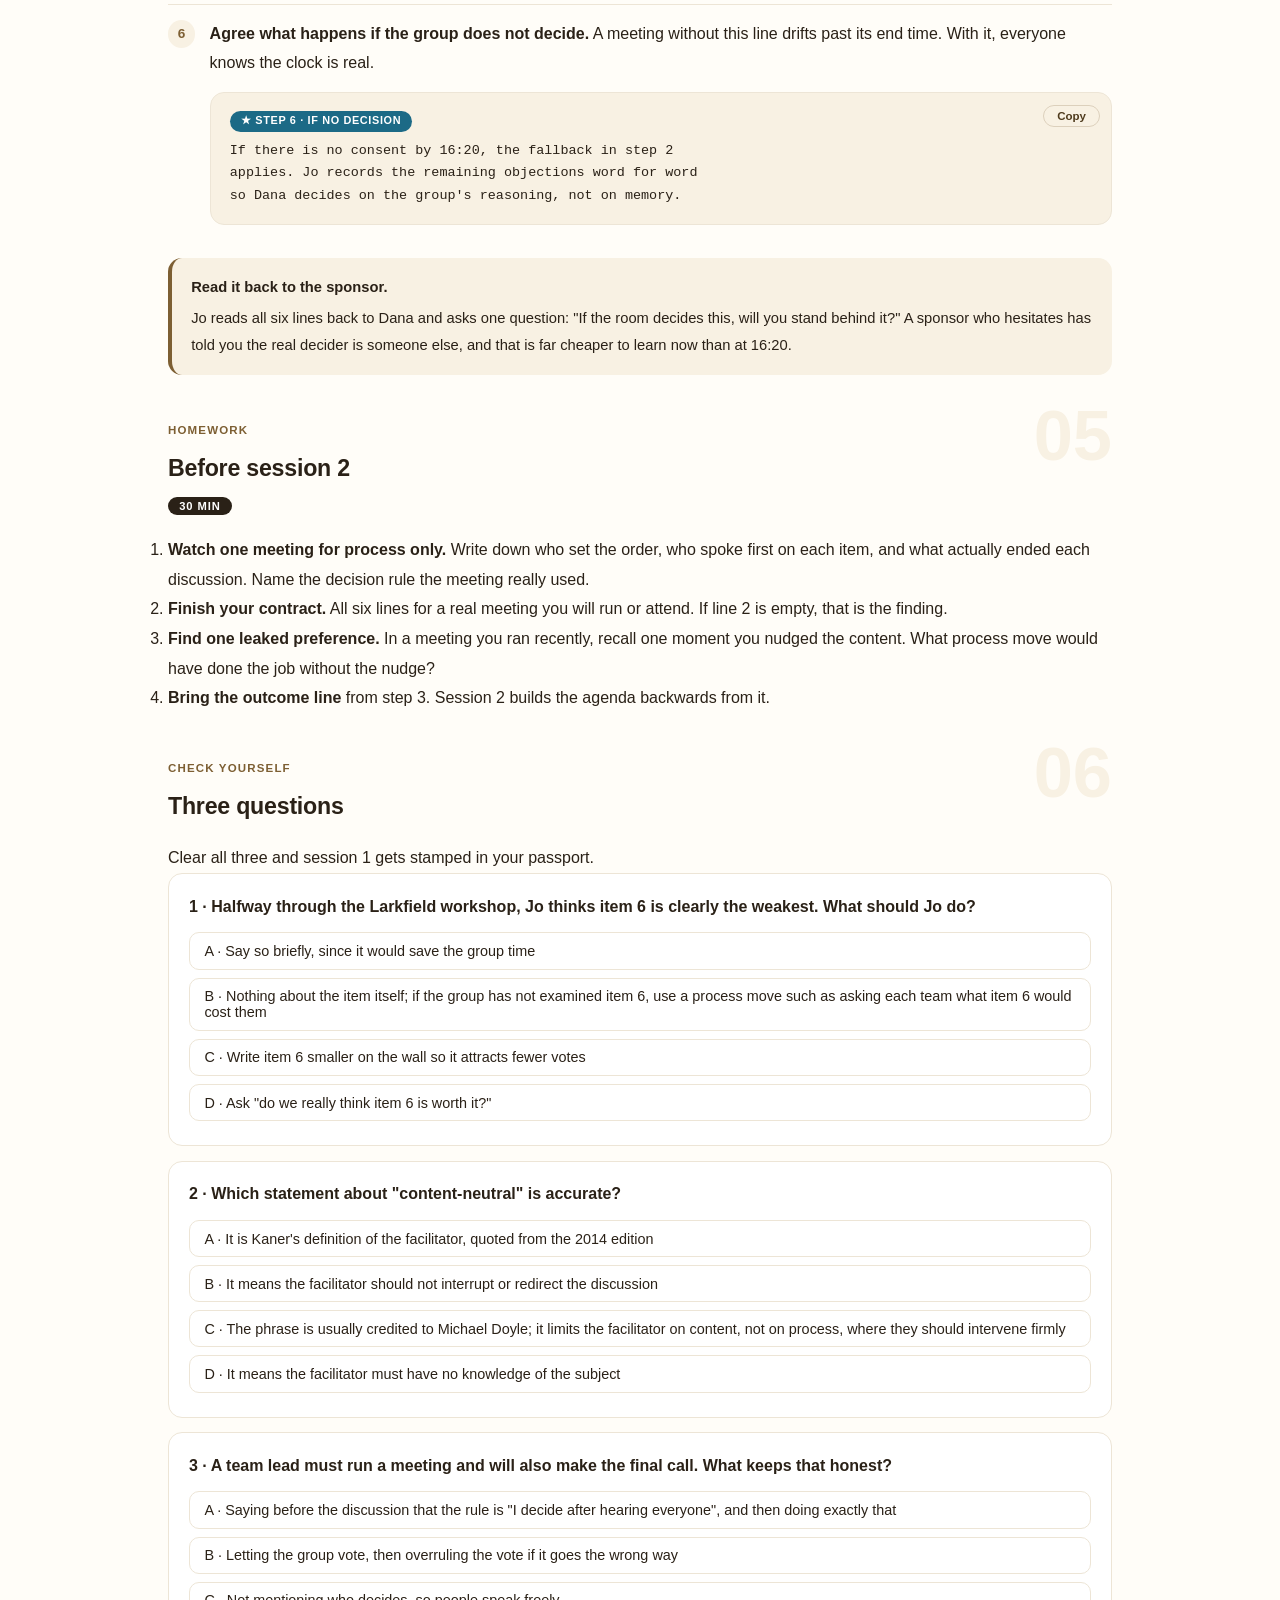
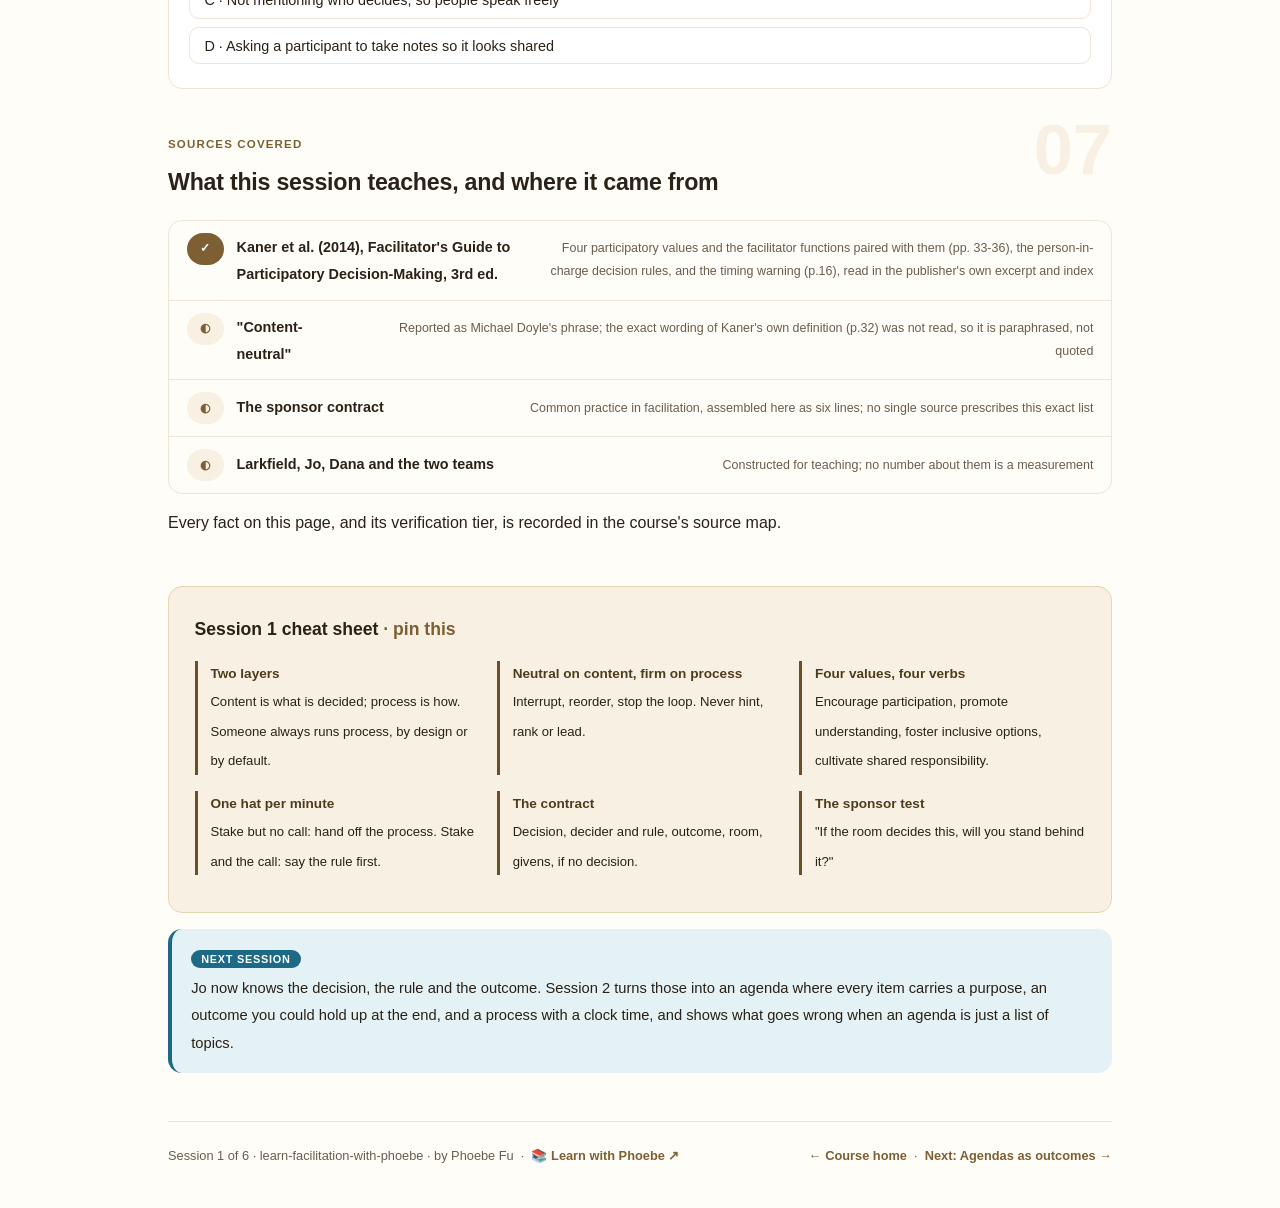
<file: courses/01-own-the-process.html>
<!DOCTYPE html>
<html lang="en">
<head>
<meta charset="UTF-8">
<meta name="viewport" content="width=device-width, initial-scale=1.0">
<!-- social:start -->
<meta name="description" content="Session 1 of 6. A facilitator owns how a group decides and gives up any claim on what it decides. Process against content, Kaner's four participatory values and the four jobs they become, the three hats nobody can wear at once, and the contracting conversation with the sponsor before the room.">
<meta property="og:type" content="article">
<meta property="og:site_name" content="Learn with Phoebe">
<meta property="og:title" content="Own the process, not the answer - learn facilitation with phoebe">
<meta property="og:description" content="Session 1 of 6. Process and content are two jobs. Hold one, let go of the other, and agree who decides before anyone walks in.">
<meta property="og:url" content="https://phoebefu6.github.io/learn-facilitation-with-phoebe/courses/01-own-the-process.html">
<meta property="og:image" content="https://phoebefu6.github.io/learn-facilitation-with-phoebe/assets/og-cover.png">
<meta property="og:image:width" content="1200">
<meta property="og:image:height" content="630">
<meta name="twitter:card" content="summary_large_image">
<meta name="twitter:title" content="Own the process, not the answer - learn facilitation with phoebe">
<meta name="twitter:description" content="Session 1 of 6. The facilitator's job, the four values, three hats, and the contract before the room.">
<meta name="twitter:image" content="https://phoebefu6.github.io/learn-facilitation-with-phoebe/assets/og-cover.png">
<!-- social:end -->
<title>Session 1 · Own the process, not the answer - learn facilitation with phoebe</title>
<link rel="stylesheet" href="../assets/style.css?v=22">
</head>
<body>

<div class="toolbar">
  <div class="wrap">
    <span class="crumb"><a href="../index.html">learn-facilitation-with-phoebe</a> / Session 1 of 6</span>
    <button class="btn" id="toggle-all" type="button">Expand all</button>
    <button class="btn primary" id="zoom-toggle" type="button">Projector zoom: off</button>
  </div>
</div>

<header class="masthead">
  <div class="wrap">
    <div class="eyebrow">Learn Facilitation with Phoebe · Session 1 of 6</div>
    <h1>Own the <span class="accent">process</span>, not the answer</h1>
    <p class="sub">Every meeting has two things going on at once: what the group is deciding, and how it is deciding it. Most meetings let whoever cares most about the first quietly run the second. A facilitator is the person who takes the second job on purpose and, in exchange, gives up any claim on the first. Tonight we separate the two jobs, turn Kaner's four participatory values into four things a facilitator actually does, sort out the three hats nobody can wear at once, and hold the conversation with the sponsor that decides most of what happens before anyone enters the room.</p>
    <div class="chip-row">
      <span class="chip level">🟢 Foundations</span>
      <span class="chip audience">Anyone who runs a decision meeting</span>
      <span class="chip audience">No tools needed</span>
      <span class="chip time">45 min</span>
    </div>
    <div class="agenda">
      <span class="a1" style="flex:1">0-3 · Welcome</span>
      <span class="a2" style="flex:4">3-18 · Process, values, hats</span>
      <span class="a3" style="flex:5">18-40 · Build-along: the sponsor contract</span>
      <span class="a4" style="flex:1">40-45 · Q&amp;A</span>
    </div>
  </div>
</header>

<main class="wrap">

  <section class="section" id="intro">
    <div class="section-kicker">
      <span class="klabel">Part 0</span>
      <h2>Where we start</h2>
    </div>
    <p class="lede">The running case is constructed. Larkfield is an invented software company where two teams, Platform and Growth, must agree one shared roadmap for next quarter: eight candidate items and room for about four. They have tried twice. Both meetings ended with Ravi, who leads Platform, and Mara, who leads Growth, debating across the table while nine other people watched and nobody decided anything. Jo, from a third team with no stake in the roadmap, has been asked to facilitate a 90-minute workshop. Everything Jo does across the six sessions is a move you can make in your own meetings.</p>

    <div class="legend">
      <span class="pill">🎫 Clear all three quiz questions to stamp your passport</span>
      <span class="pill">Live = presented in the 45 minutes</span>
      <span class="pill">Self-study = the full depth, after class</span>
      <span class="pill">★ Build-along = write it yourself</span>
    </div>

    <div class="callout win">
      <p><strong>★ What you walk out with tonight.</strong> A one-sentence definition of the job you can say to a sceptical sponsor, the four facilitator functions with a move for each, a rule for which hat you are wearing, and a one-page contract that names who decides, by what rule, and what happens if the group does not decide.</p>
    </div>
  </section>

  <section class="section" id="part-1">
    <div class="section-kicker">
      <span class="klabel">Part 1 · covers process against content</span>
      <h2>Two jobs at one table</h2>
      <span class="tag concept">5 min live</span>
    </div>
    <p class="lede">Content is what the group decides: which four roadmap items go ahead. Process is how it decides: who speaks and when, the order of the items, how long each gets, and what rule turns a discussion into a decision. Larkfield's first two meetings had plenty of content and no process at all, so the process defaulted to "the two loudest people argue until the clock runs out".</p>

    <figure class="zoomable">
      <svg viewBox="0 0 880 300" xmlns="http://www.w3.org/2000/svg" role="img" aria-label="A meeting drawn as two stacked layers. The upper content layer holds eight roadmap items as sticky notes. The lower process layer holds four things: who speaks and when, the order of items, the decision rule, and the clock. A facilitator figure on the right has a solid arrow to the process layer and a dashed teal arrow to the content layer, labelled: argue for an item and nobody holds the process.">
        <defs>
          <filter id="f1aSk" x="-3%" y="-3%" width="106%" height="106%"><feTurbulence type="fractalNoise" baseFrequency="0.02" numOctaves="2" seed="11" result="n"/><feDisplacementMap in="SourceGraphic" in2="n" scale="2.4" xChannelSelector="R" yChannelSelector="G"/></filter>
          <pattern id="f1aHc" patternUnits="userSpaceOnUse" width="7" height="7" patternTransform="rotate(-38)"><line x1="0" y1="0" x2="0" y2="7" stroke="#7D5F33" stroke-width="1" opacity=".5"/></pattern>
          <marker id="f1aAr" viewBox="0 0 10 10" refX="9" refY="5" markerWidth="8" markerHeight="8" orient="auto"><path d="M1 1 L9 5 L1 9" fill="none" stroke="#2A2117" stroke-width="1.6" stroke-linecap="round"/></marker>
          <marker id="f1aAt" viewBox="0 0 10 10" refX="9" refY="5" markerWidth="8" markerHeight="8" orient="auto"><path d="M1 1 L9 5 L1 9" fill="none" stroke="#1C6A86" stroke-width="1.6" stroke-linecap="round"/></marker>
        </defs>
        <style>
          .f1aH { font: 800 12px Inter, sans-serif; fill: #2A2117; }
          .f1aL { font: 600 12px Inter, sans-serif; fill: #2A2117; }
          .f1aS { font: 400 11px Inter, sans-serif; fill: #6A5D4D; }
          .f1aB { font: 800 11px Inter, sans-serif; fill: #124A5E; }
          .f1aA { font: 700 11px Inter, sans-serif; fill: #7D5F33; }
          .f1aN { font: 400 12px Inter, sans-serif; fill: #6A5D4D; }
        </style>

        <text class="f1aH" x="30" y="26">ONE TABLE, TWO LAYERS: WHAT IS DECIDED, AND HOW</text>

        <g filter="url(#f1aSk)" fill="none" stroke="#2A2117" stroke-width="2" stroke-linecap="round" stroke-linejoin="round">
          <rect x="40" y="44" width="560" height="96" rx="10" transform="rotate(-0.4 320 92)" fill="#FFFFFF"/>
          <rect x="56" y="84" width="52" height="34" rx="3" transform="rotate(-3 82 101)" fill="url(#f1aHc)"/>
          <rect x="122" y="84" width="52" height="34" rx="3" transform="rotate(2 148 101)" fill="url(#f1aHc)"/>
          <rect x="188" y="84" width="52" height="34" rx="3" transform="rotate(-2 214 101)" fill="url(#f1aHc)"/>
          <rect x="254" y="84" width="52" height="34" rx="3" transform="rotate(3 280 101)" fill="url(#f1aHc)"/>
          <rect x="320" y="84" width="52" height="34" rx="3" transform="rotate(-1 346 101)" fill="url(#f1aHc)"/>
          <rect x="386" y="84" width="52" height="34" rx="3" transform="rotate(2 412 101)" fill="url(#f1aHc)"/>
          <rect x="452" y="84" width="52" height="34" rx="3" transform="rotate(-3 478 101)" fill="url(#f1aHc)"/>
          <rect x="518" y="84" width="52" height="34" rx="3" transform="rotate(1 544 101)" fill="url(#f1aHc)"/>
          <rect x="40" y="160" width="560" height="96" rx="10" transform="rotate(0.3 320 208)" fill="#F8F1E3"/>
          <rect x="56" y="198" width="124" height="40" rx="8" fill="#FFFFFF"/>
          <rect x="192" y="198" width="124" height="40" rx="8" fill="#FFFFFF"/>
          <rect x="328" y="198" width="124" height="40" rx="8" fill="#FFFFFF"/>
          <rect x="464" y="198" width="124" height="40" rx="8" fill="#FFFFFF"/>
          <circle cx="736" cy="112" r="15" fill="#FFFFFF"/>
          <path d="M736 127 L736 168 M736 140 L716 156 M736 140 L756 156 M736 168 L722 194 M736 168 L750 194"/>
          <path d="M714 170 C680 186 650 200 612 208" marker-end="url(#f1aAr)"/>
          <path d="M716 104 C680 92 650 90 612 92" stroke="#1C6A86" stroke-dasharray="6 5" marker-end="url(#f1aAt)"/>
        </g>

        <text class="f1aL" x="56" y="68">CONTENT · what the group decides</text>
        <text class="f1aS" x="590" y="68" text-anchor="end">8 roadmap items, room for 4</text>
        <text class="f1aL" x="56" y="184">PROCESS · how the group decides</text>
        <text class="f1aS" x="118" y="222" text-anchor="middle">who speaks, when</text>
        <text class="f1aS" x="254" y="222" text-anchor="middle">order of items</text>
        <text class="f1aS" x="390" y="222" text-anchor="middle">decision rule</text>
        <text class="f1aS" x="526" y="222" text-anchor="middle">the clock</text>
        <text class="f1aL" x="790" y="118">Jo</text>
        <text class="f1aS" x="790" y="134">facilitator</text>
        <text class="f1aA" x="660" y="236" text-anchor="middle">holds this layer</text>
        <text class="f1aB" x="740" y="52" text-anchor="middle">argue for an item and</text>
        <text class="f1aB" x="740" y="66" text-anchor="middle">nobody holds the process</text>

        <text class="f1aN" x="30" y="282">A facilitator who joins the content layer becomes one more participant, and the process goes back to the loudest.</text>
      </svg>
      <figcaption>🔍 Click to zoom - the facilitator's hand stays on the lower layer; the dashed teal arrow is the one move that undoes the job</figcaption>
    </figure>

    <details class="card" open>
      <summary><span class="mode live">Live</span>Process is a job, and someone always does it<span class="mini">3 min</span><span class="caret">▶</span></summary>
      <div class="body">
        <p>No meeting is free of process. If nobody designs it, the room still has one: the most senior or most fluent person sets the order, the first idea on the table becomes the reference point, and the decision rule is whatever the most powerful person does when the clock runs out. Larkfield's two failed meetings were not unprocessed. They ran on that default, and the default produced exactly what it usually produces, a debate between two leads and nine spectators.</p>
        <p>The facilitator's offer is to take that job out of the hands of whoever happens to be loudest and do it deliberately. Jo will decide the order of items, who speaks in what pattern, how long each part gets, and, with the sponsor, which rule turns talk into a decision. Jo will not decide which four items go ahead, and will not hint.</p>
      </div>
    </details>

    <details class="card">
      <summary><span class="mode self">Self-study</span>"Content-neutral": whose phrase, and what it does not mean<span class="mini">3 min</span><span class="caret">▶</span></summary>
      <div class="body">
        <p>The phrase "content-neutral" is usually credited to Michael Doyle, of the Doyle and Straus tradition of meeting facilitation (reported; Doyle also wrote the foreword to the third edition of Kaner's guide). Kaner's book sits in the same tradition and frames the role around supporting everyone to do their best thinking. The quote is Doyle's, not Kaner's, and it is worth getting right because the two are often merged.</p>
        <p>Neutral about content is not passive about process. A facilitator interrupts, reorders, stops a debate that has gone round twice, asks a quiet person directly, and refuses to let a vote happen before the rule is agreed. All of that is process. What neutrality forbids is the small stuff that leaks a preference: paraphrasing one side more generously, writing one person's point bigger on the wall, or asking a leading question ("do we really think item 6 is worth it?").</p>
      </div>
    </details>

    <div class="callout example">
      <span class="ex-pill">Real world</span>
      <p><strong>The manager who "just facilitates".</strong> A familiar pattern in any organisation: the team lead runs the workshop, asks for everyone's ideas, writes them up, and then closes with "great, so I think we go with option two". The group learns that the process was decoration around a decision already made, and next time contributes less. Nothing in that sequence is malicious. It is two hats worn at once, which Part 3 deals with.</p>
    </div>
  </section>

  <section class="section" id="part-2">
    <div class="section-kicker">
      <span class="klabel">Part 2 · covers Kaner's four participatory values</span>
      <h2>Four values, four jobs</h2>
      <span class="tag concept">5 min live</span>
    </div>
    <p class="lede">Kaner and colleagues' <em>Facilitator's Guide to Participatory Decision-Making</em> (third edition, 2014) grounds the role in four participatory values: full participation, mutual understanding, inclusive solutions and shared responsibility. The useful part is that the book turns each value into a facilitator function, so a value stops being a poster and becomes something you do in the room.</p>

    <figure class="zoomable">
      <svg viewBox="0 0 880 300" xmlns="http://www.w3.org/2000/svg" role="img" aria-label="Four columns. Each value at the top has an arrow down to the facilitator job it becomes and a Larkfield move under it. Full participation becomes encourage full participation, by running a round before open debate. Mutual understanding becomes promote mutual understanding, by paraphrasing across the two teams. Inclusive solutions becomes foster inclusive solutions, by looking for items that serve both. Shared responsibility becomes cultivate shared responsibility, by choosing owners in the room. The first column is outlined in teal.">
        <defs>
          <filter id="f1bSk" x="-3%" y="-3%" width="106%" height="106%"><feTurbulence type="fractalNoise" baseFrequency="0.02" numOctaves="2" seed="23" result="n"/><feDisplacementMap in="SourceGraphic" in2="n" scale="2.4" xChannelSelector="R" yChannelSelector="G"/></filter>
          <marker id="f1bAr" viewBox="0 0 10 10" refX="9" refY="5" markerWidth="8" markerHeight="8" orient="auto"><path d="M1 1 L9 5 L1 9" fill="none" stroke="#2A2117" stroke-width="1.6" stroke-linecap="round"/></marker>
        </defs>
        <style>
          .f1bH { font: 800 12px Inter, sans-serif; fill: #2A2117; }
          .f1bL { font: 600 12px Inter, sans-serif; fill: #2A2117; }
          .f1bS { font: 400 11px Inter, sans-serif; fill: #6A5D4D; }
          .f1bB { font: 800 11px Inter, sans-serif; fill: #124A5E; }
          .f1bA { font: 700 11px Inter, sans-serif; fill: #7D5F33; }
          .f1bN { font: 400 12px Inter, sans-serif; fill: #6A5D4D; }
        </style>

        <text class="f1bH" x="30" y="26">FOUR PARTICIPATORY VALUES, AND THE JOB EACH ONE BECOMES</text>

        <g filter="url(#f1bSk)" fill="none" stroke="#2A2117" stroke-width="2" stroke-linecap="round" stroke-linejoin="round">
          <rect x="40" y="50" width="180" height="50" rx="10" transform="rotate(-1 130 75)" fill="#FFFFFF" stroke="#1C6A86"/>
          <rect x="250" y="50" width="180" height="50" rx="10" transform="rotate(1 340 75)" fill="#FFFFFF"/>
          <rect x="460" y="50" width="180" height="50" rx="10" transform="rotate(-0.5 550 75)" fill="#FFFFFF"/>
          <rect x="670" y="50" width="180" height="50" rx="10" transform="rotate(0.8 760 75)" fill="#FFFFFF"/>
          <path d="M130 106 L130 152" marker-end="url(#f1bAr)"/>
          <path d="M340 106 L340 152" marker-end="url(#f1bAr)"/>
          <path d="M550 106 L550 152" marker-end="url(#f1bAr)"/>
          <path d="M760 106 L760 152" marker-end="url(#f1bAr)"/>
          <rect x="40" y="160" width="180" height="56" rx="10" transform="rotate(0.6 130 188)" fill="#E4F1F5" stroke="#1C6A86"/>
          <rect x="250" y="160" width="180" height="56" rx="10" transform="rotate(-0.7 340 188)" fill="#F8F1E3"/>
          <rect x="460" y="160" width="180" height="56" rx="10" transform="rotate(0.5 550 188)" fill="#F8F1E3"/>
          <rect x="670" y="160" width="180" height="56" rx="10" transform="rotate(-0.6 760 188)" fill="#F8F1E3"/>
        </g>

        <text class="f1bA" x="130" y="44" text-anchor="middle">VALUE</text>
        <text class="f1bL" x="130" y="80" text-anchor="middle">full participation</text>
        <text class="f1bL" x="340" y="80" text-anchor="middle">mutual understanding</text>
        <text class="f1bL" x="550" y="80" text-anchor="middle">inclusive solutions</text>
        <text class="f1bL" x="760" y="80" text-anchor="middle">shared responsibility</text>
        <text class="f1bB" x="130" y="184" text-anchor="middle">encourage</text>
        <text class="f1bS" x="130" y="200" text-anchor="middle">full participation</text>
        <text class="f1bL" x="340" y="184" text-anchor="middle">promote</text>
        <text class="f1bS" x="340" y="200" text-anchor="middle">mutual understanding</text>
        <text class="f1bL" x="550" y="184" text-anchor="middle">foster</text>
        <text class="f1bS" x="550" y="200" text-anchor="middle">inclusive solutions</text>
        <text class="f1bL" x="760" y="184" text-anchor="middle">cultivate</text>
        <text class="f1bS" x="760" y="200" text-anchor="middle">shared responsibility</text>
        <text class="f1bA" x="130" y="236" text-anchor="middle">JO'S MOVE</text>
        <text class="f1bS" x="130" y="252" text-anchor="middle">a round before open debate</text>
        <text class="f1bS" x="340" y="252" text-anchor="middle">paraphrase across teams</text>
        <text class="f1bS" x="550" y="252" text-anchor="middle">look for both-and items</text>
        <text class="f1bS" x="760" y="252" text-anchor="middle">owners chosen in the room</text>

        <text class="f1bN" x="30" y="282">Kaner et al. 2014 pair each value with a facilitator function (pp. 33-36). The moves are Jo's, constructed.</text>
      </svg>
      <figcaption>🔍 Click to zoom - each value becomes a verb; the teal column is the one session 4 measures on 40 real meetings</figcaption>
    </figure>

    <details class="card">
      <summary><span class="mode live">Live</span>Full participation and mutual understanding<span class="mini">3 min</span><span class="caret">▶</span></summary>
      <div class="body">
        <p><strong>Full participation</strong> is the one most often reduced to "everyone gets a chance to speak". The function is bigger: the facilitator builds structures in which people who would not speak in an open debate do. A round where each person speaks once in turn, writing before talking, pairs before the whole group. Session 4 measures how unequal real meetings are without those structures, and session 5 has the moves for when one person keeps the floor.</p>
        <p><strong>Mutual understanding</strong> means each side can state the other side's position well enough that the other side agrees with the summary. At Larkfield, Platform thinks Growth wants features shipped on an unstable base; Growth thinks Platform wants a quarter of invisible work. Neither has heard the other's actual reasoning. Jo's move is to paraphrase across the table and ask the other team to confirm or correct, before anyone evaluates anything.</p>
      </div>
    </details>

    <details class="card">
      <summary><span class="mode self">Self-study</span>Inclusive solutions and shared responsibility<span class="mini">3 min</span><span class="caret">▶</span></summary>
      <div class="body">
        <p><strong>Inclusive solutions</strong> are options that take account of everyone's interests instead of one side winning. They rarely appear in the first round of ideas, which is why Kaner's model, session 3, insists on a stretch of divergence before anyone converges. At Larkfield, an item that makes the payments service observable might be platform work that also unblocks a growth experiment; it only surfaces if someone asks what each side needs, not which items each side wants.</p>
        <p><strong>Shared responsibility</strong> means the group owns the outcome and its follow-through, not the facilitator and not the sponsor. The practical form is in session 6: owners named in the room, by the group, with dates, and a record everyone saw being written.</p>
      </div>
    </details>

    <div class="callout tip">
      <p><strong>Use the values as a design check.</strong> Before any session, read your plan against the four: where in this agenda does every person speak at least once, where does each side hear the other restated, where is there room for an option nobody brought in, and where do owners get chosen? A gap in any of the four is a gap in the plan.</p>
    </div>
  </section>

  <section class="section" id="part-3">
    <div class="section-kicker">
      <span class="klabel">Part 3 · covers the three hats</span>
      <h2>Facilitator, participant, decider: one hat at a time</h2>
      <span class="tag concept">5 min live</span>
    </div>
    <p class="lede">There are three roles in a decision meeting: the person who runs the process, the people who contribute content, and the person or rule that makes the decision final. One person can hold more than one of these across a week. In any given minute, they can hold only one honestly.</p>

    <figure class="zoomable">
      <svg viewBox="0 0 880 340" xmlns="http://www.w3.org/2000/svg" role="img" aria-label="A decision tree. Do you have a stake in what gets decided? If no, facilitate and stay out of the content. If yes, will you also make the final call? If yes, name the rule out loud before discussion: you decide after hearing everyone. If no, hand the process to someone neutral.">
        <defs>
          <filter id="f1cSk" x="-3%" y="-3%" width="106%" height="106%"><feTurbulence type="fractalNoise" baseFrequency="0.02" numOctaves="2" seed="37" result="n"/><feDisplacementMap in="SourceGraphic" in2="n" scale="2.4" xChannelSelector="R" yChannelSelector="G"/></filter>
          <marker id="f1cAr" viewBox="0 0 10 10" refX="9" refY="5" markerWidth="8" markerHeight="8" orient="auto"><path d="M1 1 L9 5 L1 9" fill="none" stroke="#2A2117" stroke-width="1.6" stroke-linecap="round"/></marker>
        </defs>
        <style>
          .f1cH { font: 800 12px Inter, sans-serif; fill: #2A2117; }
          .f1cL { font: 600 12px Inter, sans-serif; fill: #2A2117; }
          .f1cS { font: 400 11px Inter, sans-serif; fill: #6A5D4D; }
          .f1cB { font: 800 11px Inter, sans-serif; fill: #124A5E; }
          .f1cA { font: 700 11px Inter, sans-serif; fill: #7D5F33; }
          .f1cN { font: 400 12px Inter, sans-serif; fill: #6A5D4D; }
        </style>

        <text class="f1cH" x="30" y="26">WHICH HAT ARE YOU WEARING?</text>

        <g filter="url(#f1cSk)" fill="none" stroke="#2A2117" stroke-width="2" stroke-linecap="round" stroke-linejoin="round">
          <rect x="40" y="130" width="240" height="56" rx="10" transform="rotate(-0.6 160 158)" fill="#FFFFFF"/>
          <rect x="340" y="196" width="240" height="56" rx="10" transform="rotate(0.5 460 224)" fill="#FFFFFF"/>
          <rect x="640" y="46" width="200" height="56" rx="10" transform="rotate(0.7 740 74)" fill="#F8F1E3"/>
          <rect x="640" y="150" width="200" height="64" rx="10" transform="rotate(-0.6 740 182)" fill="#E4F1F5" stroke="#1C6A86"/>
          <rect x="640" y="250" width="200" height="56" rx="10" transform="rotate(0.5 740 278)" fill="#F8F1E3"/>
          <path d="M282 150 C420 120 520 80 636 74" marker-end="url(#f1cAr)"/>
          <path d="M282 172 C300 196 318 214 336 220" marker-end="url(#f1cAr)"/>
          <path d="M582 214 C600 200 616 190 636 184" marker-end="url(#f1cAr)"/>
          <path d="M582 236 C600 254 616 268 636 276" marker-end="url(#f1cAr)"/>
        </g>

        <text class="f1cL" x="56" y="154">Do you have a stake in</text>
        <text class="f1cL" x="56" y="170">what gets decided?</text>
        <text class="f1cL" x="356" y="220">Will you also make</text>
        <text class="f1cL" x="356" y="236">the final call?</text>
        <text class="f1cL" x="656" y="70">Facilitate.</text>
        <text class="f1cS" x="656" y="86">Stay out of the content.</text>
        <text class="f1cB" x="656" y="172">Say the rule out loud first:</text>
        <text class="f1cS" x="656" y="188">"I decide after hearing</text>
        <text class="f1cS" x="656" y="202">everyone", then mean it</text>
        <text class="f1cL" x="656" y="274">Hand the process to</text>
        <text class="f1cS" x="656" y="290">someone without a stake</text>
        <text class="f1cA" x="430" y="96">no</text>
        <text class="f1cA" x="318" y="196">yes</text>
        <text class="f1cA" x="596" y="182">yes</text>
        <text class="f1cA" x="580" y="270">no</text>

        <text class="f1cN" x="30" y="326">Kaner: a person-in-charge who announces a decision mid-confusion can breed distrust (2014, p.16).</text>
      </svg>
      <figcaption>🔍 Click to zoom - a stake is fine and a decider is fine; hiding either behind the facilitator's marker is what fails</figcaption>
    </figure>

    <details class="card">
      <summary><span class="mode live">Live</span>When the boss has to run it<span class="mini">3 min</span><span class="caret">▶</span></summary>
      <div class="body">
        <p>Sometimes there is no neutral person available, and the manager who will make the call also has to run the meeting. That works when the decision rule is said out loud before discussion starts. Kaner's index lists "person-in-charge decides after discussion" as one of the common decision rules, next to unanimous agreement and majority vote; it is a legitimate rule, not a failure of participation. What damages trust is a different sequence: inviting the group to decide, letting them believe they are deciding, and then announcing a decision. Kaner's opening chapter names poor timing of that announcement, in the middle of confusion, as a source of distrust and cynicism.</p>
        <p>The honest version sounds like: "I will make this call on Friday. Today I need your best thinking on the trade-offs, and I will tell you what I decided and why." The group then knows its job is to inform, not to decide, and contributes accordingly.</p>
      </div>
    </details>

    <details class="card">
      <summary><span class="mode self">Self-study</span>Switching hats out loud<span class="mini">2 min</span><span class="caret">▶</span></summary>
      <div class="body">
        <p>A facilitator who has real knowledge the group needs can step out of the role briefly, if they say so: "I am stepping out of the facilitator role for a minute to share something from the security review, then stepping back in." Physically moving away from the wall or putting the marker down helps the room track it. Doing it often is a sign the wrong person is facilitating.</p>
        <p>Jo has no stake at Larkfield, which is why Jo was asked. If Jo did know something material, for example that one roadmap item depends on a vendor contract Jo's team is negotiating, the right move is to say so in the contracting conversation below, before the workshop, and let the sponsor decide whether Jo is still the right person.</p>
      </div>
    </details>
  </section>

  <section class="section" id="demo-1">
    <div class="section-kicker">
      <span class="klabel">Build-along</span>
      <h2>The sponsor contract, on one page</h2>
      <span class="tag demo">★ 22 min · everyone builds</span>
    </div>
    <p class="lede">Most of what goes wrong in a workshop was decided before it started: nobody agreed who makes the final call, what the group is allowed to change, or what happens if it does not decide. Jo spends twenty minutes with Dana, Larkfield's head of product and the sponsor (constructed), and writes the answers down. Write the same page for a meeting of your own as you go; if you have none coming up, use Larkfield.</p>

    <figure class="zoomable">
      <svg viewBox="0 0 880 260" xmlns="http://www.w3.org/2000/svg" role="img" aria-label="The contracting conversation drawn as a flow: the sponsor on the left, an arrow into a one-page contract with six lines (decision, decider and rule, outcome, who is in the room, givens, if no decision), and an arrow out to the agenda that session 2 writes. The line for decider and rule is highlighted in teal.">
        <defs>
          <filter id="f1dSk" x="-3%" y="-3%" width="106%" height="106%"><feTurbulence type="fractalNoise" baseFrequency="0.02" numOctaves="2" seed="41" result="n"/><feDisplacementMap in="SourceGraphic" in2="n" scale="2.4" xChannelSelector="R" yChannelSelector="G"/></filter>
          <marker id="f1dAr" viewBox="0 0 10 10" refX="9" refY="5" markerWidth="8" markerHeight="8" orient="auto"><path d="M1 1 L9 5 L1 9" fill="none" stroke="#2A2117" stroke-width="1.6" stroke-linecap="round"/></marker>
        </defs>
        <style>
          .f1dH { font: 800 12px Inter, sans-serif; fill: #2A2117; }
          .f1dL { font: 600 12px Inter, sans-serif; fill: #2A2117; }
          .f1dS { font: 400 11px Inter, sans-serif; fill: #6A5D4D; }
          .f1dB { font: 800 11px Inter, sans-serif; fill: #124A5E; }
          .f1dN { font: 400 12px Inter, sans-serif; fill: #6A5D4D; }
        </style>

        <text class="f1dH" x="30" y="26">TWENTY MINUTES BEFORE THE ROOM: SIX LINES ON ONE PAGE</text>

        <g filter="url(#f1dSk)" fill="none" stroke="#2A2117" stroke-width="2" stroke-linecap="round" stroke-linejoin="round">
          <circle cx="110" cy="100" r="16" fill="#FFFFFF"/>
          <path d="M110 116 L110 160 M110 130 L90 146 M110 130 L130 146 M110 160 L96 186 M110 160 L124 186"/>
          <path d="M156 128 L262 128" marker-end="url(#f1dAr)"/>
          <rect x="280" y="44" width="320" height="180" rx="8" transform="rotate(-0.6 440 134)" fill="#FFFFFF"/>
          <path d="M296 76 L584 76 M296 102 L584 102 M296 128 L584 128 M296 154 L584 154 M296 180 L584 180 M296 206 L584 206" stroke="#DCD0BC" stroke-width="1.2"/>
          <rect x="292" y="84" width="296" height="22" rx="4" fill="#E4F1F5" stroke="#1C6A86"/>
          <path d="M618 128 L700 128" marker-end="url(#f1dAr)"/>
          <rect x="716" y="96" width="120" height="64" rx="8" transform="rotate(1.5 776 128)" fill="#F8F1E3"/>
        </g>

        <text class="f1dL" x="110" y="208" text-anchor="middle">Dana, sponsor</text>
        <text class="f1dS" x="110" y="224" text-anchor="middle">constructed</text>
        <text class="f1dS" x="300" y="72">1 · the decision, as a question</text>
        <text class="f1dB" x="300" y="98">2 · who decides, and by what rule</text>
        <text class="f1dS" x="300" y="124">3 · the outcome you will hold up</text>
        <text class="f1dS" x="300" y="150">4 · who must be in the room</text>
        <text class="f1dS" x="300" y="176">5 · givens: not up for debate</text>
        <text class="f1dS" x="300" y="202">6 · if no decision by the end</text>
        <text class="f1dL" x="776" y="124" text-anchor="middle">the agenda</text>
        <text class="f1dS" x="776" y="140" text-anchor="middle">session 2</text>

        <text class="f1dN" x="30" y="248">Line 2 is the one most often skipped, and the one every later session depends on.</text>
      </svg>
      <figcaption>🔍 Click to zoom - the contract is short because each line is a decision the sponsor makes so the room does not have to fight about it</figcaption>
    </figure>

    <div class="steps">
      <div class="step">
        <p><strong>Write the decision as a question with a finite answer.</strong> "Talk about the roadmap" is a topic. A decision has an answer you could write on one line. Jo asks Dana for the question until it passes that test.</p>
        <div class="prompt-box good"><span class="label">★ Step 1 · the decision</span>Which four of the eight candidate items will Platform and
Growth commit to as one shared roadmap for next quarter?

Test: could the answer fit on one line?  "items 2, 3, 5, 8"  yes</div>
      </div>
      <div class="step">
        <p><strong>Name who decides and by what rule.</strong> This is the line most often skipped. Session 3 has the full menu of rules; for now, write one down and the fallback if the first rule does not produce an answer.</p>
        <div class="prompt-box good"><span class="label">★ Step 2 · decider and rule</span>Rule:      the eleven people in the room decide by consent
           (go ahead unless someone raises a reasoned objection)
Fallback:  if no consent by 16:20, Dana decides after hearing
           the two leads summarise the remaining objections
Said out loud at 15:00, before any discussion.</div>
      </div>
      <div class="step">
        <p><strong>Describe the outcome you will hold up at the end.</strong> A noun, not an activity. Session 2 builds the whole agenda backwards from this.</p>
        <div class="prompt-box good"><span class="label">★ Step 3 · the outcome</span>A one-page list: four items, in order, each with one owner
from either team and a first milestone date. Seen and
confirmed by everyone before they leave.</div>
      </div>
      <div class="step">
        <p><strong>Decide who must be in the room, and who must not.</strong> Everyone whose work changes, and everyone who could block the decision afterwards. Dana should not attend the discussion if the rule is consent among the eleven: her presence changes who speaks.</p>
        <div class="prompt-box good"><span class="label">★ Step 4 · the room</span>In:   both leads, all nine team members, Jo
Out:  Dana (joins at 16:20 only if the fallback is triggered)
Ask:  is anyone missing who could undo this next week?
      (Answer at Larkfield: the data lead, invited for item 6)</div>
      </div>
      <div class="step">
        <p><strong>List the givens.</strong> Things the group cannot change, said before discussion, so nobody spends twenty minutes arguing about them.</p>
        <div class="prompt-box good"><span class="label">★ Step 5 · givens</span>- Capacity is about four items; no new hires this quarter
- Item 1 (the compliance deadline) is already committed
  and is NOT one of the four
- Ranking criteria are open; the candidate list is fixed</div>
      </div>
      <div class="step">
        <p><strong>Agree what happens if the group does not decide.</strong> A meeting without this line drifts past its end time. With it, everyone knows the clock is real.</p>
        <div class="prompt-box good"><span class="label">★ Step 6 · if no decision</span>If there is no consent by 16:20, the fallback in step 2
applies. Jo records the remaining objections word for word
so Dana decides on the group's reasoning, not on memory.</div>
      </div>
    </div>

    <div class="callout tip">
      <p><strong>Read it back to the sponsor.</strong> Jo reads all six lines back to Dana and asks one question: "If the room decides this, will you stand behind it?" A sponsor who hesitates has told you the real decider is someone else, and that is far cheaper to learn now than at 16:20.</p>
    </div>
  </section>

  <section class="section" id="exercise">
    <div class="section-kicker">
      <span class="klabel">Homework</span>
      <h2>Before session 2</h2>
      <span class="tag exercise">30 min</span>
    </div>
    <ol>
      <li><strong>Watch one meeting for process only.</strong> Write down who set the order, who spoke first on each item, and what actually ended each discussion. Name the decision rule the meeting really used.</li>
      <li><strong>Finish your contract.</strong> All six lines for a real meeting you will run or attend. If line 2 is empty, that is the finding.</li>
      <li><strong>Find one leaked preference.</strong> In a meeting you ran recently, recall one moment you nudged the content. What process move would have done the job without the nudge?</li>
      <li><strong>Bring the outcome line</strong> from step 3. Session 2 builds the agenda backwards from it.</li>
    </ol>
  </section>

  <section class="section" id="quiz">
    <div class="section-kicker">
      <span class="klabel">Check yourself</span>
      <h2>Three questions</h2>
    </div>
    <p>Clear all three and session 1 gets stamped in your passport.</p>

    <div class="quiz-q" data-answer="1">
      <p class="qtext">1 · Halfway through the Larkfield workshop, Jo thinks item 6 is clearly the weakest. What should Jo do?</p>
      <button class="qopt" type="button">A · Say so briefly, since it would save the group time</button>
      <button class="qopt" type="button">B · Nothing about the item itself; if the group has not examined item 6, use a process move such as asking each team what item 6 would cost them</button>
      <button class="qopt" type="button">C · Write item 6 smaller on the wall so it attracts fewer votes</button>
      <button class="qopt" type="button">D · Ask "do we really think item 6 is worth it?"</button>
      <p class="qwhy">A facilitator's opinion on content turns them into a participant with control of the process, the worst combination. C and D are the same leak in disguise: a layout choice and a leading question both carry a preference. A neutral question that makes everyone examine every item does the job.</p>
    </div>

    <div class="quiz-q" data-answer="2">
      <p class="qtext">2 · Which statement about "content-neutral" is accurate?</p>
      <button class="qopt" type="button">A · It is Kaner's definition of the facilitator, quoted from the 2014 edition</button>
      <button class="qopt" type="button">B · It means the facilitator should not interrupt or redirect the discussion</button>
      <button class="qopt" type="button">C · The phrase is usually credited to Michael Doyle; it limits the facilitator on content, not on process, where they should intervene firmly</button>
      <button class="qopt" type="button">D · It means the facilitator must have no knowledge of the subject</button>
      <p class="qwhy">The phrase is reported as Doyle's, from the tradition Kaner's book belongs to. Neutral about what is decided, active about how: interrupting a debate that has gone round twice is process work. Subject knowledge is fine; using it to steer is not.</p>
    </div>

    <div class="quiz-q" data-answer="0">
      <p class="qtext">3 · A team lead must run a meeting and will also make the final call. What keeps that honest?</p>
      <button class="qopt" type="button">A · Saying before the discussion that the rule is "I decide after hearing everyone", and then doing exactly that</button>
      <button class="qopt" type="button">B · Letting the group vote, then overruling the vote if it goes the wrong way</button>
      <button class="qopt" type="button">C · Not mentioning who decides, so people speak freely</button>
      <button class="qopt" type="button">D · Asking a participant to take notes so it looks shared</button>
      <p class="qwhy">"Person-in-charge decides after discussion" is one of the decision rules Kaner lists; it is legitimate when it is announced. B and C are the sequence that breeds cynicism: inviting a group to decide and then announcing a decision.</p>
    </div>

    <p class="quiz-score"></p>
  </section>

  <section class="section" id="official">
    <div class="section-kicker">
      <span class="klabel">Sources covered</span>
      <h2>What this session teaches, and where it came from</h2>
    </div>
    <div class="covered">
      <div class="covered-row"><span class="status pill solid">✓</span><span class="name">Kaner et al. (2014), Facilitator's Guide to Participatory Decision-Making, 3rd ed.</span><span class="note">Four participatory values and the facilitator functions paired with them (pp. 33-36), the person-in-charge decision rules, and the timing warning (p.16), read in the publisher's own excerpt and index</span></div>
      <div class="covered-row"><span class="status pill light">◐</span><span class="name">"Content-neutral"</span><span class="note">Reported as Michael Doyle's phrase; the exact wording of Kaner's own definition (p.32) was not read, so it is paraphrased, not quoted</span></div>
      <div class="covered-row"><span class="status pill light">◐</span><span class="name">The sponsor contract</span><span class="note">Common practice in facilitation, assembled here as six lines; no single source prescribes this exact list</span></div>
      <div class="covered-row"><span class="status pill light">◐</span><span class="name">Larkfield, Jo, Dana and the two teams</span><span class="note">Constructed for teaching; no number about them is a measurement</span></div>
    </div>
    <p class="mono" style="margin-top:14px">Every fact on this page, and its verification tier, is recorded in the course's source map.</p>
  </section>

  <section class="cheat" id="cheatsheet">
    <h3>Session 1 cheat sheet <span>· pin this</span></h3>
    <div class="grid-2">
      <div class="cheat-item"><b>Two layers</b><span>Content is what is decided; process is how. Someone always runs process, by design or by default.</span></div>
      <div class="cheat-item"><b>Neutral on content, firm on process</b><span>Interrupt, reorder, stop the loop. Never hint, rank or lead.</span></div>
      <div class="cheat-item"><b>Four values, four verbs</b><span>Encourage participation, promote understanding, foster inclusive options, cultivate shared responsibility.</span></div>
      <div class="cheat-item"><b>One hat per minute</b><span>Stake but no call: hand off the process. Stake and the call: say the rule first.</span></div>
      <div class="cheat-item"><b>The contract</b><span>Decision, decider and rule, outcome, room, givens, if no decision.</span></div>
      <div class="cheat-item"><b>The sponsor test</b><span>"If the room decides this, will you stand behind it?"</span></div>
    </div>
  </section>

  <div class="callout next">
    <span class="nx-pill">Next session</span>
    <p>Jo now knows the decision, the rule and the outcome. Session 2 turns those into an agenda where every item carries a purpose, an outcome you could hold up at the end, and a process with a clock time, and shows what goes wrong when an agenda is just a list of topics.</p>
  </div>

  <footer class="pagefoot">
    <span>Session 1 of 6 · learn-facilitation-with-phoebe · by Phoebe Fu &nbsp;·&nbsp; 📚 <a href="https://phoebefu6.github.io/learn-with-phoebe/">Learn with Phoebe ↗</a></span>
    <span><a href="../index.html">← Course home</a> &nbsp;·&nbsp; <a href="02-agendas-as-outcomes.html">Next: Agendas as outcomes →</a></span>
  </footer>

</main>

<script src="../assets/app.js?v=20"></script>
</body>
</html>
</file>
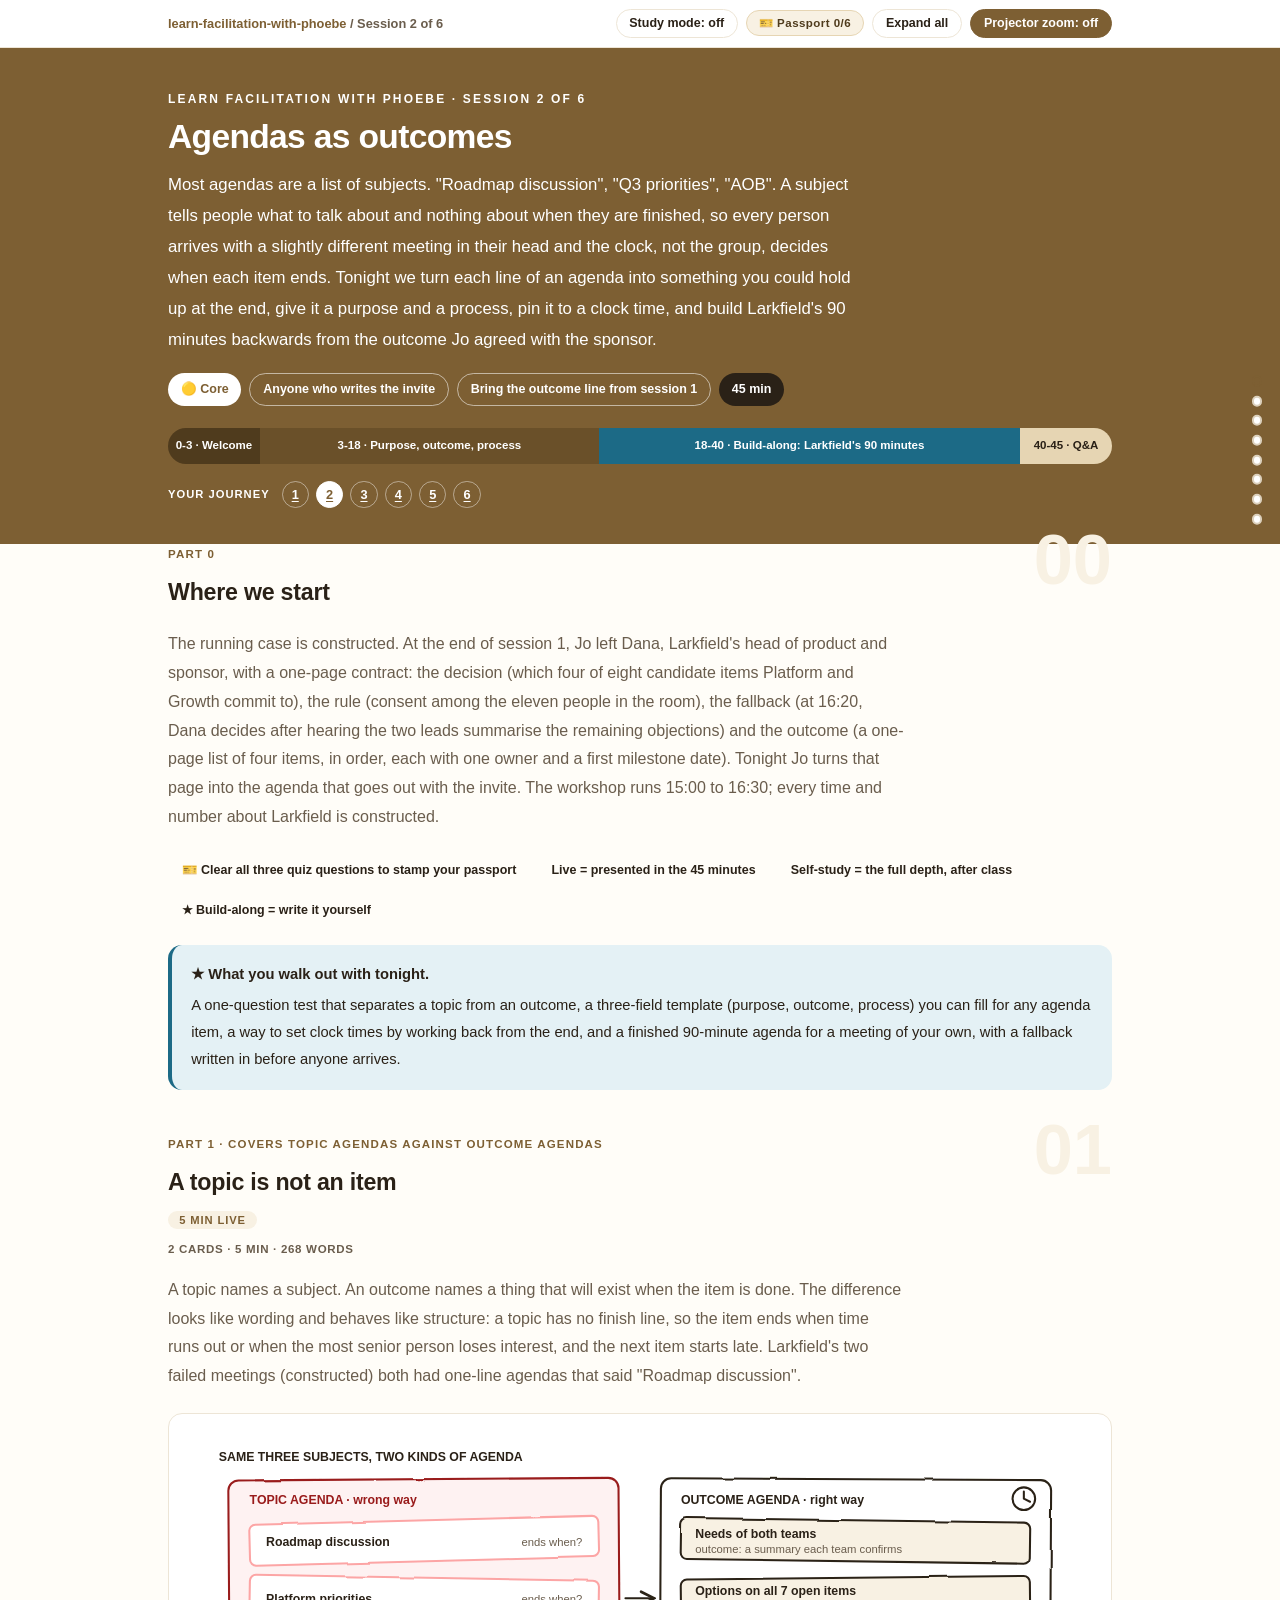
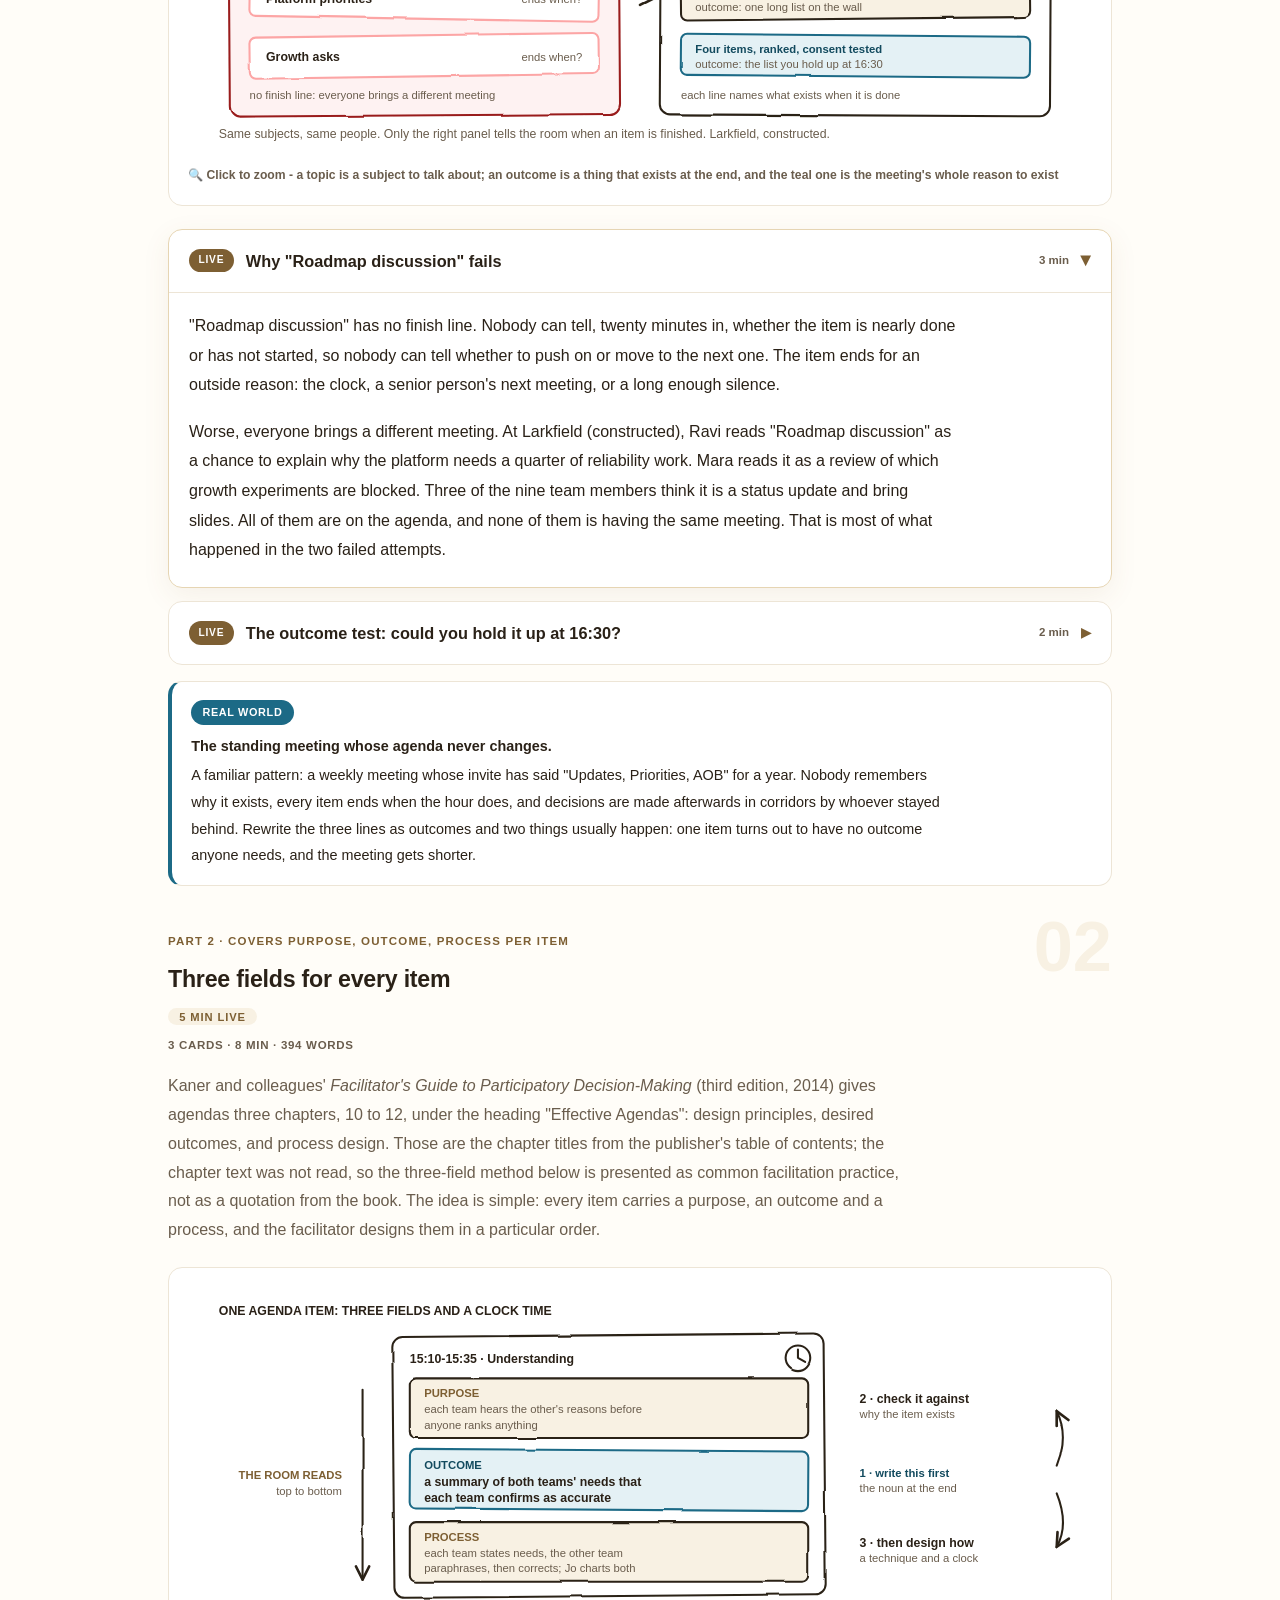
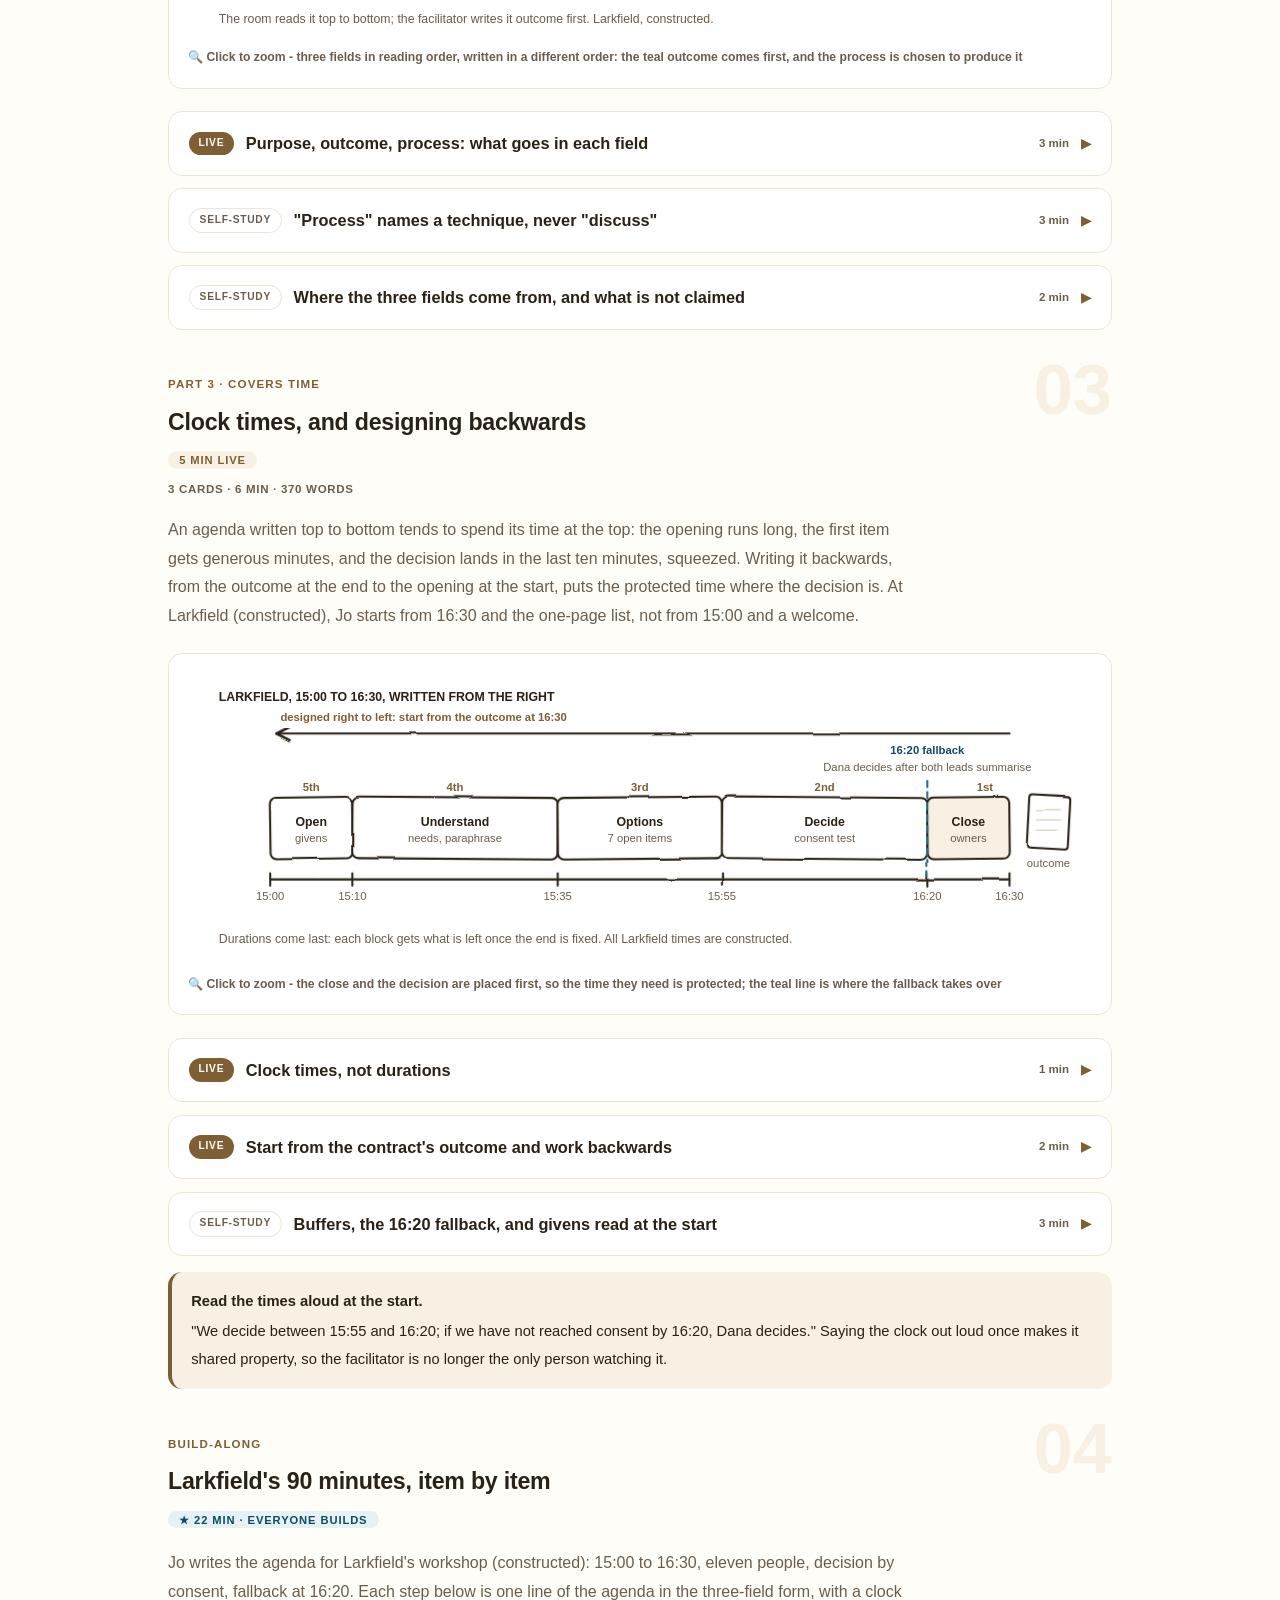
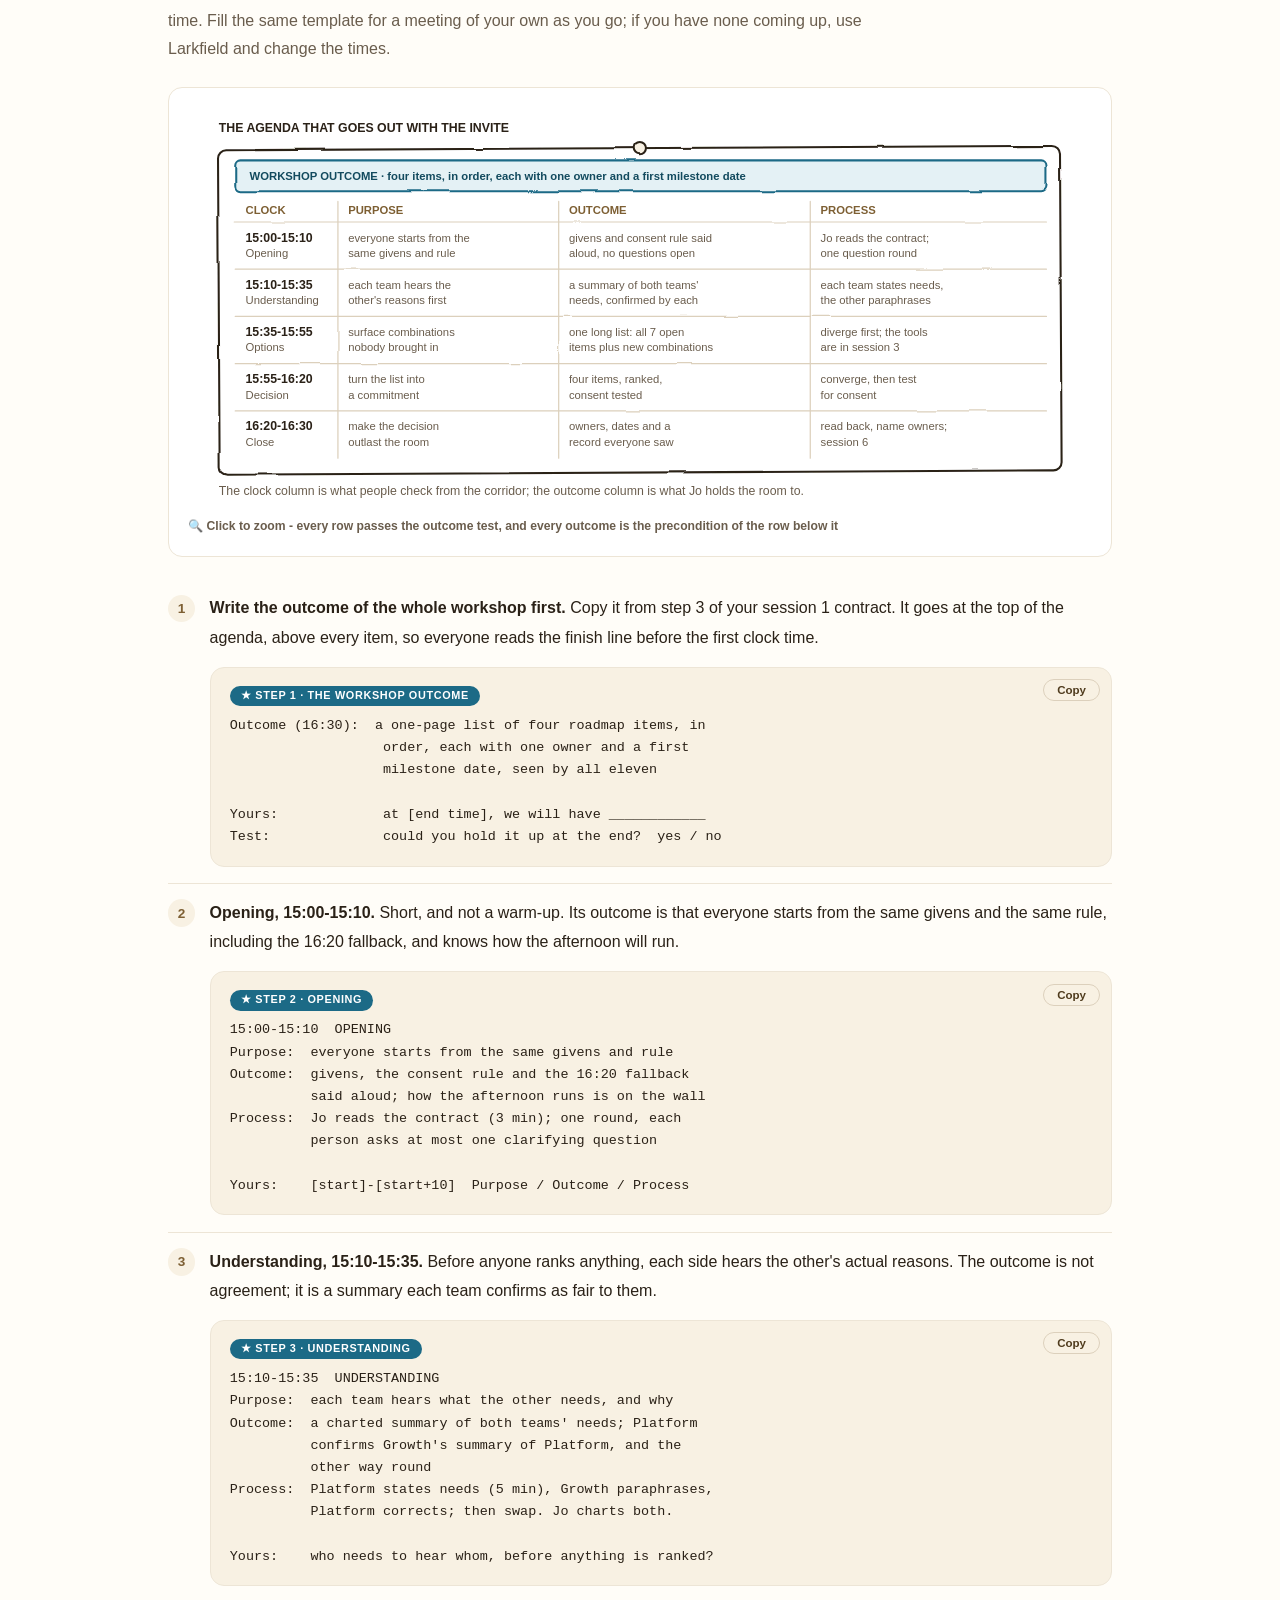
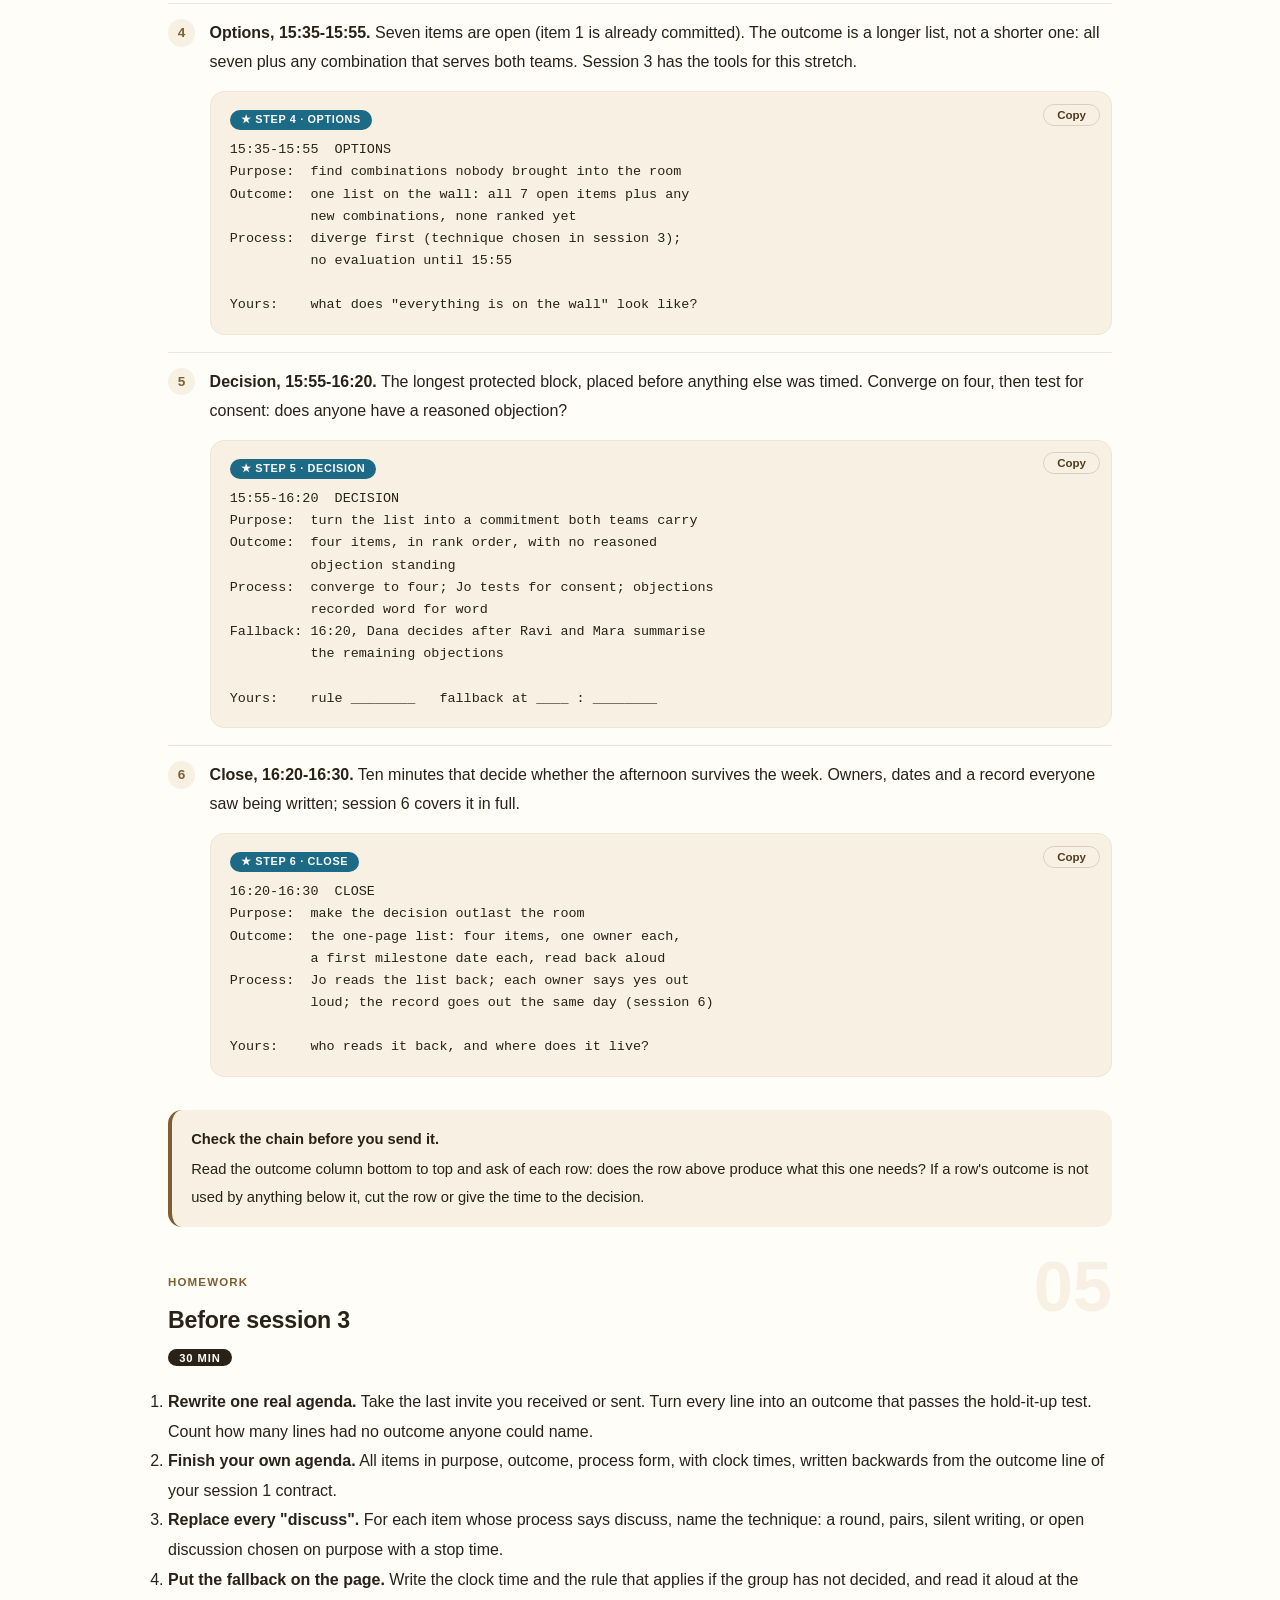
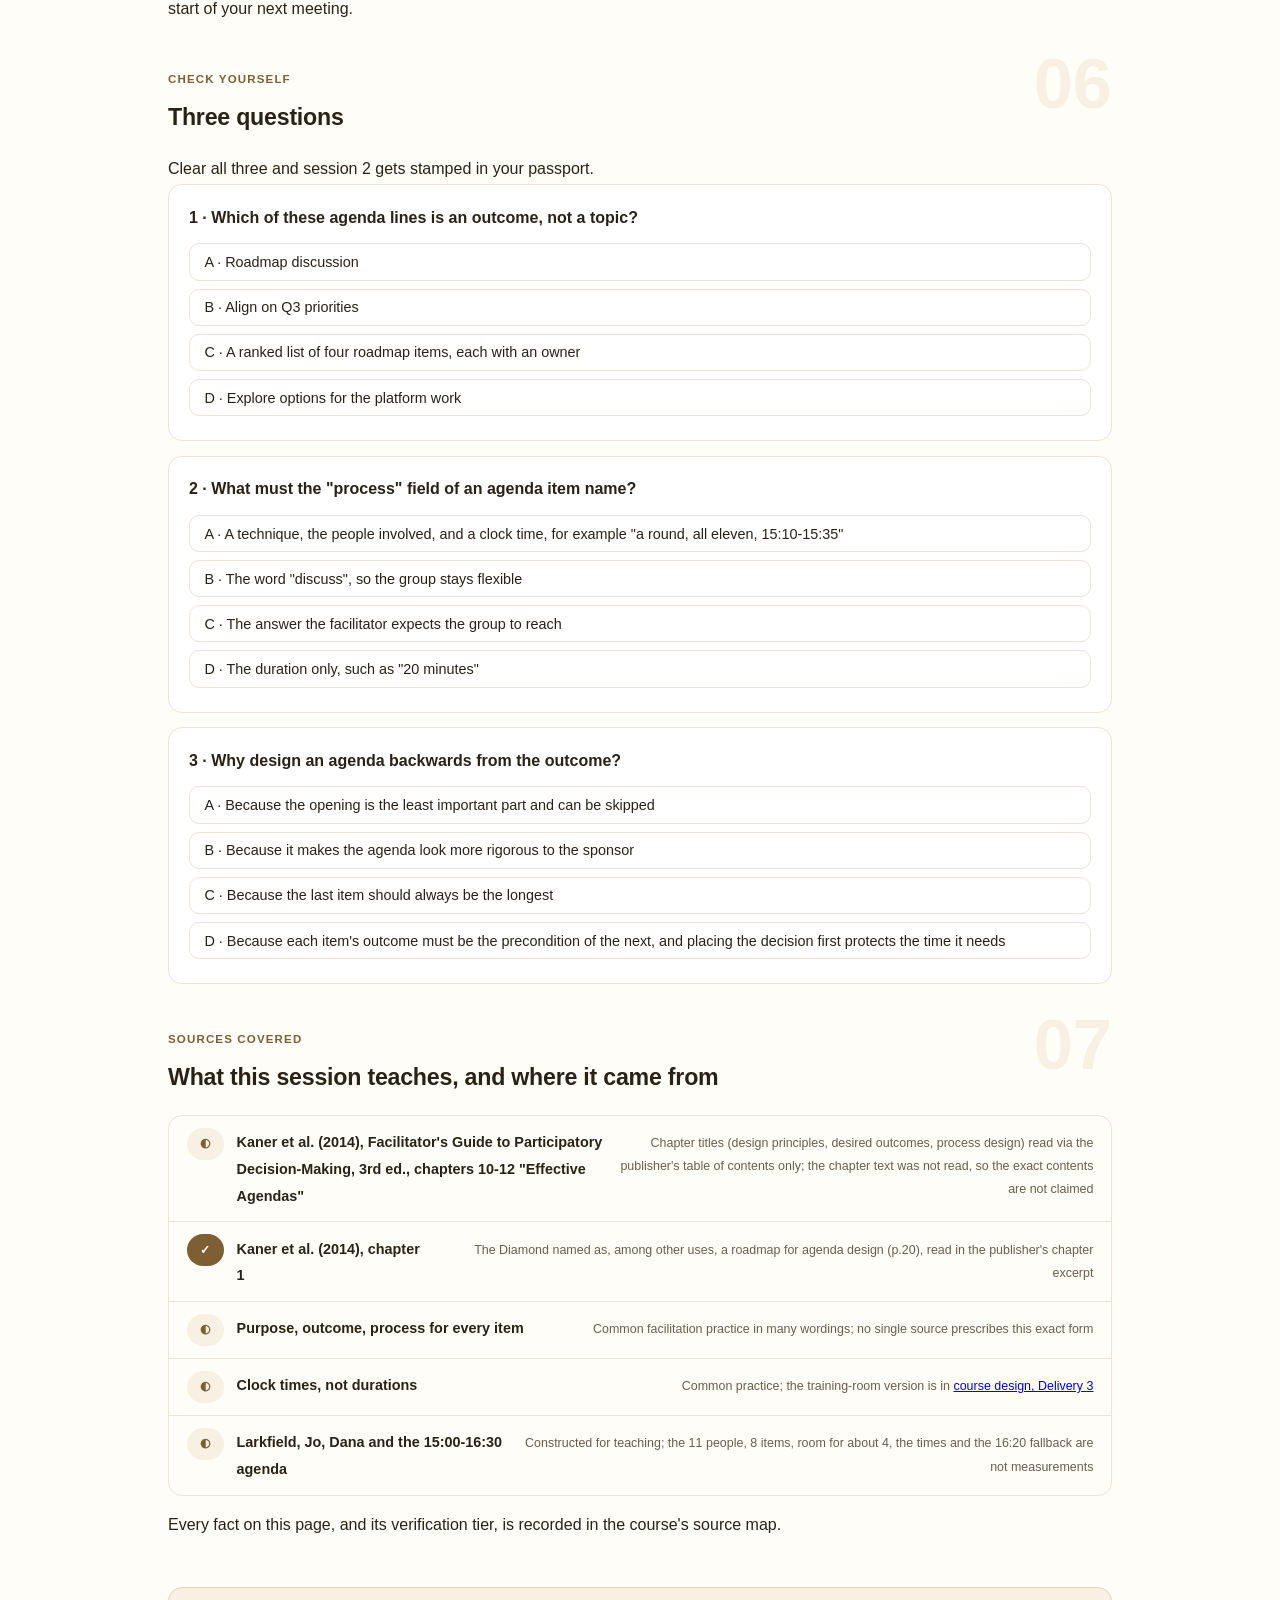
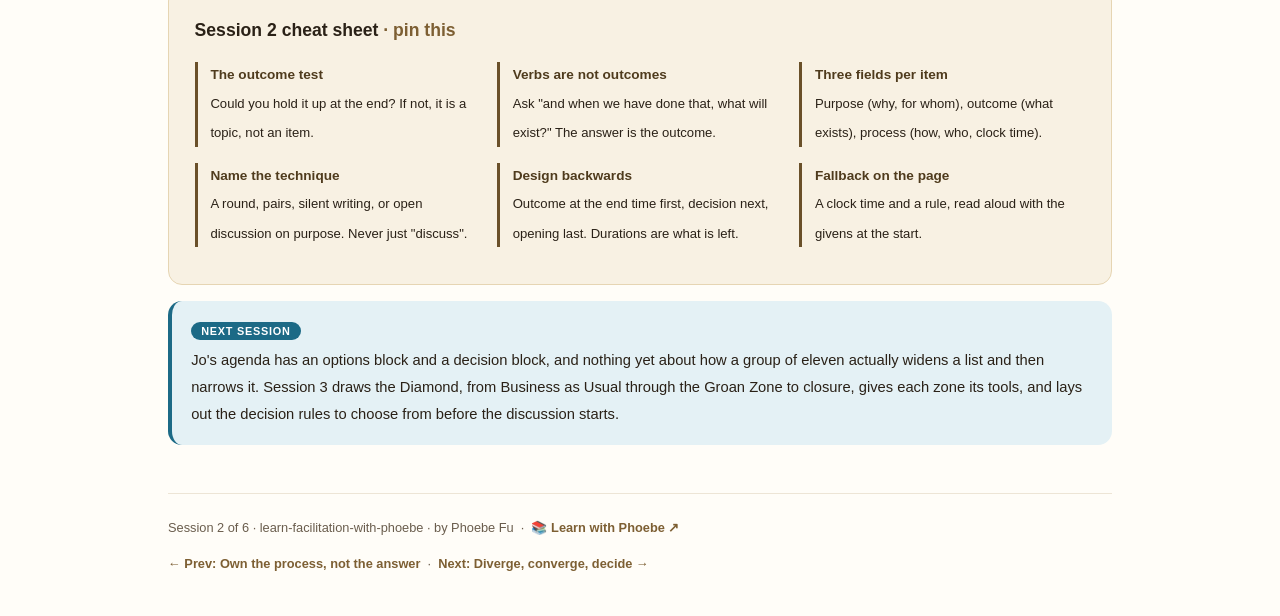
<file: courses/02-agendas-as-outcomes.html>
<!DOCTYPE html>
<html lang="en">
<head>
<meta charset="UTF-8">
<meta name="viewport" content="width=device-width, initial-scale=1.0">
<!-- social:start -->
<meta name="description" content="Session 2 of 6. An agenda is a list of finish lines, not a list of subjects. Topic agendas against outcome agendas, the three fields every item needs (purpose, outcome, process), clock times designed backwards from the outcome, and Larkfield's 90-minute agenda written step by step.">
<meta property="og:type" content="article">
<meta property="og:site_name" content="Learn with Phoebe">
<meta property="og:title" content="Agendas as outcomes - learn facilitation with phoebe">
<meta property="og:description" content="Session 2 of 6. Replace every topic with something you could hold up at the end, give it a process and a clock time, and build the afternoon backwards from the outcome.">
<meta property="og:url" content="https://phoebefu6.github.io/learn-facilitation-with-phoebe/courses/02-agendas-as-outcomes.html">
<meta property="og:image" content="https://phoebefu6.github.io/learn-facilitation-with-phoebe/assets/og-cover.png">
<meta property="og:image:width" content="1200">
<meta property="og:image:height" content="630">
<meta name="twitter:card" content="summary_large_image">
<meta name="twitter:title" content="Agendas as outcomes - learn facilitation with phoebe">
<meta name="twitter:description" content="Session 2 of 6. Purpose, outcome, process and a clock time for every item, designed backwards from the end.">
<meta name="twitter:image" content="https://phoebefu6.github.io/learn-facilitation-with-phoebe/assets/og-cover.png">
<!-- social:end -->
<title>Session 2 · Agendas as outcomes - learn facilitation with phoebe</title>
<link rel="stylesheet" href="../assets/style.css?v=22">
</head>
<body>

<div class="toolbar">
  <div class="wrap">
    <span class="crumb"><a href="../index.html">learn-facilitation-with-phoebe</a> / Session 2 of 6</span>
    <button class="btn" id="toggle-all" type="button">Expand all</button>
    <button class="btn primary" id="zoom-toggle" type="button">Projector zoom: off</button>
  </div>
</div>

<header class="masthead">
  <div class="wrap">
    <div class="eyebrow">Learn Facilitation with Phoebe · Session 2 of 6</div>
    <h1>Agendas as <span class="accent">outcomes</span></h1>
    <p class="sub">Most agendas are a list of subjects. "Roadmap discussion", "Q3 priorities", "AOB". A subject tells people what to talk about and nothing about when they are finished, so every person arrives with a slightly different meeting in their head and the clock, not the group, decides when each item ends. Tonight we turn each line of an agenda into something you could hold up at the end, give it a purpose and a process, pin it to a clock time, and build Larkfield's 90 minutes backwards from the outcome Jo agreed with the sponsor.</p>
    <div class="chip-row">
      <span class="chip level">🟡 Core</span>
      <span class="chip audience">Anyone who writes the invite</span>
      <span class="chip audience">Bring the outcome line from session 1</span>
      <span class="chip time">45 min</span>
    </div>
    <div class="agenda">
      <span class="a1" style="flex:1">0-3 · Welcome</span>
      <span class="a2" style="flex:4">3-18 · Purpose, outcome, process</span>
      <span class="a3" style="flex:5">18-40 · Build-along: Larkfield's 90 minutes</span>
      <span class="a4" style="flex:1">40-45 · Q&amp;A</span>
    </div>
  </div>
</header>

<main class="wrap">

  <section class="section" id="intro">
    <div class="section-kicker">
      <span class="klabel">Part 0</span>
      <h2>Where we start</h2>
    </div>
    <p class="lede">The running case is constructed. At the end of session 1, Jo left Dana, Larkfield's head of product and sponsor, with a one-page contract: the decision (which four of eight candidate items Platform and Growth commit to), the rule (consent among the eleven people in the room), the fallback (at 16:20, Dana decides after hearing the two leads summarise the remaining objections) and the outcome (a one-page list of four items, in order, each with one owner and a first milestone date). Tonight Jo turns that page into the agenda that goes out with the invite. The workshop runs 15:00 to 16:30; every time and number about Larkfield is constructed.</p>

    <div class="legend">
      <span class="pill">🎫 Clear all three quiz questions to stamp your passport</span>
      <span class="pill">Live = presented in the 45 minutes</span>
      <span class="pill">Self-study = the full depth, after class</span>
      <span class="pill">★ Build-along = write it yourself</span>
    </div>

    <div class="callout win">
      <p><strong>★ What you walk out with tonight.</strong> A one-question test that separates a topic from an outcome, a three-field template (purpose, outcome, process) you can fill for any agenda item, a way to set clock times by working back from the end, and a finished 90-minute agenda for a meeting of your own, with a fallback written in before anyone arrives.</p>
    </div>
  </section>

  <section class="section" id="part-1">
    <div class="section-kicker">
      <span class="klabel">Part 1 · covers topic agendas against outcome agendas</span>
      <h2>A topic is not an item</h2>
      <span class="tag concept">5 min live</span>
    </div>
    <p class="lede">A topic names a subject. An outcome names a thing that will exist when the item is done. The difference looks like wording and behaves like structure: a topic has no finish line, so the item ends when time runs out or when the most senior person loses interest, and the next item starts late. Larkfield's two failed meetings (constructed) both had one-line agendas that said "Roadmap discussion".</p>

    <figure class="zoomable">
      <svg viewBox="0 0 880 312" xmlns="http://www.w3.org/2000/svg" role="img" aria-label="Two agenda panels side by side. The left panel, labelled topic agenda, the wrong way, lists three bare subjects: roadmap discussion, platform priorities, growth asks, each marked ends when, with the note that everyone brings a different meeting. The right panel, labelled outcome agenda, the right way, rewrites them as three outcomes: needs of both teams with a summary each team confirms; options on all 7 open items with one long list on the wall; and, highlighted in teal, four items ranked and consent tested, the list you hold up at 16:30.">
        <defs>
          <filter id="f2aSk" x="-3%" y="-3%" width="106%" height="106%"><feTurbulence type="fractalNoise" baseFrequency="0.02" numOctaves="2" seed="52" result="n"/><feDisplacementMap in="SourceGraphic" in2="n" scale="2.4" xChannelSelector="R" yChannelSelector="G"/></filter>
          <marker id="f2aAr" viewBox="0 0 10 10" refX="9" refY="5" markerWidth="8" markerHeight="8" orient="auto"><path d="M1 1 L9 5 L1 9" fill="none" stroke="#2A2117" stroke-width="1.6" stroke-linecap="round"/></marker>
        </defs>
        <style>
          .f2aH { font: 800 12px Inter, sans-serif; fill: #2A2117; }
          .f2aL { font: 600 12px Inter, sans-serif; fill: #2A2117; }
          .f2aS { font: 400 11px Inter, sans-serif; fill: #6A5D4D; }
          .f2aB { font: 800 11px Inter, sans-serif; fill: #124A5E; }
          .f2aA { font: 700 11px Inter, sans-serif; fill: #7D5F33; }
          .f2aR { font: 800 12px Inter, sans-serif; fill: #991B1B; }
          .f2aN { font: 400 12px Inter, sans-serif; fill: #6A5D4D; }
        </style>

        <text class="f2aH" x="30" y="26">SAME THREE SUBJECTS, TWO KINDS OF AGENDA</text>

        <g filter="url(#f2aSk)" fill="none" stroke="#2A2117" stroke-width="2" stroke-linecap="round" stroke-linejoin="round">
          <rect x="40" y="44" width="380" height="230" rx="10" transform="rotate(-0.4 230 159)" fill="#FEF2F2" stroke="#991B1B"/>
          <rect x="60" y="84" width="340" height="40" rx="6" transform="rotate(-1.5 230 104)" fill="#FFFFFF" stroke="#FCA5A5"/>
          <rect x="60" y="140" width="340" height="40" rx="6" transform="rotate(1 230 160)" fill="#FFFFFF" stroke="#FCA5A5"/>
          <rect x="60" y="196" width="340" height="40" rx="6" transform="rotate(-0.8 230 216)" fill="#FFFFFF" stroke="#FCA5A5"/>
          <path d="M426 160 L454 160" marker-end="url(#f2aAr)"/>
          <rect x="460" y="44" width="380" height="230" rx="10" transform="rotate(0.3 650 159)" fill="#FFFFFF"/>
          <rect x="480" y="84" width="340" height="40" rx="6" transform="rotate(0.8 650 104)" fill="#F8F1E3"/>
          <rect x="480" y="140" width="340" height="40" rx="6" transform="rotate(-0.6 650 160)" fill="#F8F1E3"/>
          <rect x="480" y="196" width="340" height="40" rx="6" transform="rotate(0.5 650 216)" fill="#E4F1F5" stroke="#1C6A86"/>
          <circle cx="814" cy="63" r="11" fill="#FFFFFF"/>
          <path d="M814 63 L814 56 M814 63 L820 66"/>
        </g>

        <text class="f2aR" x="60" y="68">TOPIC AGENDA · wrong way</text>
        <text class="f2aL" x="76" y="109">Roadmap discussion</text>
        <text class="f2aS" x="384" y="109" text-anchor="end">ends when?</text>
        <text class="f2aL" x="76" y="165">Platform priorities</text>
        <text class="f2aS" x="384" y="165" text-anchor="end">ends when?</text>
        <text class="f2aL" x="76" y="221">Growth asks</text>
        <text class="f2aS" x="384" y="221" text-anchor="end">ends when?</text>
        <text class="f2aS" x="60" y="258">no finish line: everyone brings a different meeting</text>

        <text class="f2aH" x="480" y="68">OUTCOME AGENDA · right way</text>
        <text class="f2aL" x="494" y="101">Needs of both teams</text>
        <text class="f2aS" x="494" y="116">outcome: a summary each team confirms</text>
        <text class="f2aL" x="494" y="157">Options on all 7 open items</text>
        <text class="f2aS" x="494" y="172">outcome: one long list on the wall</text>
        <text class="f2aB" x="494" y="213">Four items, ranked, consent tested</text>
        <text class="f2aS" x="494" y="228">outcome: the list you hold up at 16:30</text>
        <text class="f2aS" x="480" y="258">each line names what exists when it is done</text>

        <text class="f2aN" x="30" y="296">Same subjects, same people. Only the right panel tells the room when an item is finished. Larkfield, constructed.</text>
      </svg>
      <figcaption>🔍 Click to zoom - a topic is a subject to talk about; an outcome is a thing that exists at the end, and the teal one is the meeting's whole reason to exist</figcaption>
    </figure>

    <details class="card" open>
      <summary><span class="mode live">Live</span>Why "Roadmap discussion" fails<span class="mini">3 min</span><span class="caret">▶</span></summary>
      <div class="body">
        <p>"Roadmap discussion" has no finish line. Nobody can tell, twenty minutes in, whether the item is nearly done or has not started, so nobody can tell whether to push on or move to the next one. The item ends for an outside reason: the clock, a senior person's next meeting, or a long enough silence.</p>
        <p>Worse, everyone brings a different meeting. At Larkfield (constructed), Ravi reads "Roadmap discussion" as a chance to explain why the platform needs a quarter of reliability work. Mara reads it as a review of which growth experiments are blocked. Three of the nine team members think it is a status update and bring slides. All of them are on the agenda, and none of them is having the same meeting. That is most of what happened in the two failed attempts.</p>
      </div>
    </details>

    <details class="card">
      <summary><span class="mode live">Live</span>The outcome test: could you hold it up at 16:30?<span class="mini">2 min</span><span class="caret">▶</span></summary>
      <div class="body">
        <p>An outcome is a noun: a thing that exists when the item is over and did not exist before. "A ranked list of four items." "A summary of each team's needs that the other team has confirmed." "Three options with an owner to cost each one." The test is physical: could you hold it up at the end, on a wall, a sheet or a screen, and could everyone agree it is there?</p>
        <p>Verbs fail the test. "Discuss the roadmap", "align on priorities", "explore options" all describe activity, and activity can go on for ever. If an item's wording starts with a verb, ask "and when we have done that, what will exist?" The answer is the outcome. If nobody can answer, the item is not ready to go on the agenda.</p>
      </div>
    </details>

    <div class="callout example">
      <span class="ex-pill">Real world</span>
      <p><strong>The standing meeting whose agenda never changes.</strong> A familiar pattern: a weekly meeting whose invite has said "Updates, Priorities, AOB" for a year. Nobody remembers why it exists, every item ends when the hour does, and decisions are made afterwards in corridors by whoever stayed behind. Rewrite the three lines as outcomes and two things usually happen: one item turns out to have no outcome anyone needs, and the meeting gets shorter.</p>
    </div>
  </section>

  <section class="section" id="part-2">
    <div class="section-kicker">
      <span class="klabel">Part 2 · covers purpose, outcome, process per item</span>
      <h2>Three fields for every item</h2>
      <span class="tag concept">5 min live</span>
    </div>
    <p class="lede">Kaner and colleagues' <em>Facilitator's Guide to Participatory Decision-Making</em> (third edition, 2014) gives agendas three chapters, 10 to 12, under the heading "Effective Agendas": design principles, desired outcomes, and process design. Those are the chapter titles from the publisher's table of contents; the chapter text was not read, so the three-field method below is presented as common facilitation practice, not as a quotation from the book. The idea is simple: every item carries a purpose, an outcome and a process, and the facilitator designs them in a particular order.</p>

    <figure class="zoomable">
      <svg viewBox="0 0 880 340" xmlns="http://www.w3.org/2000/svg" role="img" aria-label="One agenda item drawn as a card, timed 15:10 to 15:35, Understanding. It has three stacked fields: purpose, each team hears the other's reasons before anyone ranks anything; outcome, highlighted in teal, a summary of both teams' needs that each team confirms as accurate; process, each team states needs, the other team paraphrases, then corrects, and Jo charts both. On the left an arrow shows the room reads top to bottom. On the right, the design order: write the outcome first, check it against the purpose second, then design the process third.">
        <defs>
          <filter id="f2bSk" x="-3%" y="-3%" width="106%" height="106%"><feTurbulence type="fractalNoise" baseFrequency="0.02" numOctaves="2" seed="64" result="n"/><feDisplacementMap in="SourceGraphic" in2="n" scale="2.4" xChannelSelector="R" yChannelSelector="G"/></filter>
          <marker id="f2bAr" viewBox="0 0 10 10" refX="9" refY="5" markerWidth="8" markerHeight="8" orient="auto"><path d="M1 1 L9 5 L1 9" fill="none" stroke="#2A2117" stroke-width="1.6" stroke-linecap="round"/></marker>
        </defs>
        <style>
          .f2bH { font: 800 12px Inter, sans-serif; fill: #2A2117; }
          .f2bL { font: 600 12px Inter, sans-serif; fill: #2A2117; }
          .f2bS { font: 400 11px Inter, sans-serif; fill: #6A5D4D; }
          .f2bB { font: 800 11px Inter, sans-serif; fill: #124A5E; }
          .f2bA { font: 700 11px Inter, sans-serif; fill: #7D5F33; }
          .f2bN { font: 400 12px Inter, sans-serif; fill: #6A5D4D; }
        </style>

        <text class="f2bH" x="30" y="26">ONE AGENDA ITEM: THREE FIELDS AND A CLOCK TIME</text>

        <g filter="url(#f2bSk)" fill="none" stroke="#2A2117" stroke-width="2" stroke-linecap="round" stroke-linejoin="round">
          <rect x="200" y="46" width="420" height="254" rx="10" transform="rotate(-0.5 410 173)" fill="#FFFFFF"/>
          <circle cx="594" cy="68" r="12" fill="#FFFFFF"/>
          <path d="M594 68 L594 60 M594 68 L601 72"/>
          <rect x="216" y="88" width="388" height="58" rx="6" fill="#F8F1E3"/>
          <rect x="216" y="158" width="388" height="58" rx="6" transform="rotate(0.4 410 187)" fill="#E4F1F5" stroke="#1C6A86"/>
          <rect x="216" y="228" width="388" height="58" rx="6" fill="#F8F1E3"/>
          <path d="M170 100 L170 284" marker-end="url(#f2bAr)"/>
          <path d="M846 174 C854 154 854 136 846 120" marker-end="url(#f2bAr)"/>
          <path d="M846 200 C854 220 854 238 846 252" marker-end="url(#f2bAr)"/>
        </g>

        <text class="f2bL" x="216" y="73">15:10-15:35 · Understanding</text>
        <text class="f2bA" x="230" y="106">PURPOSE</text>
        <text class="f2bS" x="230" y="122">each team hears the other's reasons before</text>
        <text class="f2bS" x="230" y="137">anyone ranks anything</text>
        <text class="f2bB" x="230" y="176">OUTCOME</text>
        <text class="f2bL" x="230" y="193">a summary of both teams' needs that</text>
        <text class="f2bL" x="230" y="208">each team confirms as accurate</text>
        <text class="f2bA" x="230" y="246">PROCESS</text>
        <text class="f2bS" x="230" y="262">each team states needs, the other team</text>
        <text class="f2bS" x="230" y="277">paraphrases, then corrects; Jo charts both</text>

        <text class="f2bA" x="150" y="186" text-anchor="end">THE ROOM READS</text>
        <text class="f2bS" x="150" y="202" text-anchor="end">top to bottom</text>

        <text class="f2bL" x="654" y="112">2 · check it against</text>
        <text class="f2bS" x="654" y="127">why the item exists</text>
        <text class="f2bB" x="654" y="184">1 · write this first</text>
        <text class="f2bS" x="654" y="199">the noun at the end</text>
        <text class="f2bL" x="654" y="252">3 · then design how</text>
        <text class="f2bS" x="654" y="267">a technique and a clock</text>

        <text class="f2bN" x="30" y="326">The room reads it top to bottom; the facilitator writes it outcome first. Larkfield, constructed.</text>
      </svg>
      <figcaption>🔍 Click to zoom - three fields in reading order, written in a different order: the teal outcome comes first, and the process is chosen to produce it</figcaption>
    </figure>

    <details class="card">
      <summary><span class="mode live">Live</span>Purpose, outcome, process: what goes in each field<span class="mini">3 min</span><span class="caret">▶</span></summary>
      <div class="body">
        <p><strong>Purpose</strong> answers "why is this item here, and for whom?" One sentence. It is the field people skip, and the one that tells you an item does not belong: if the honest purpose is "Ravi wants to present his slides", it is a pre-read, not an agenda item.</p>
        <p><strong>Outcome</strong> answers "what will exist at the end?" A noun that passes the Part 1 test. It is the field the facilitator holds the room to: when the outcome exists, the item is over, even if the clock says there are five minutes left.</p>
        <p><strong>Process</strong> answers "how, who, and by when?" A named technique, the people involved, and a clock time. At Larkfield (constructed), the understanding item's process is "each team states its needs for five minutes, the other team paraphrases, the first team corrects, Jo charts both", from 15:10 to 15:35.</p>
      </div>
    </details>

    <details class="card">
      <summary><span class="mode self">Self-study</span>"Process" names a technique, never "discuss"<span class="mini">3 min</span><span class="caret">▶</span></summary>
      <div class="body">
        <p>"Discuss" is not a process. It is the absence of one: open discussion, where whoever speaks first and longest shapes the item. Open discussion is a legitimate technique, but it should be chosen, not defaulted to. Write the technique by name:</p>
        <ul>
          <li><strong>A round:</strong> each person speaks once, in turn, before anyone speaks twice.</li>
          <li><strong>Pairs:</strong> two people talk for a few minutes, then each pair reports one point.</li>
          <li><strong>Silent writing:</strong> everyone writes on cards for two minutes before anyone talks.</li>
          <li><strong>Open discussion:</strong> named as such, with a facilitator and a stop time.</li>
        </ul>
        <p>The choice follows from the outcome. If the outcome is "everyone's view is on the wall", a round or silent writing produces it; open discussion usually produces the views of the three most confident people. Session 3 adds the tools built for divergence and convergence, and session 4 shows what happens to airtime when nobody chooses.</p>
      </div>
    </details>

    <details class="card">
      <summary><span class="mode self">Self-study</span>Where the three fields come from, and what is not claimed<span class="mini">2 min</span><span class="caret">▶</span></summary>
      <div class="body">
        <p>Kaner's guide devotes chapters 10 to 12 to agendas, titled design principles, desired outcomes and process design. Only the titles were read, via the publisher's table of contents, so nothing here paraphrases what those chapters say. The guide's chapter 1, which was read, presents the Diamond of participatory decision-making as, among other uses, a roadmap for agenda design (p.20); session 3 draws that shape.</p>
        <p>Purpose, outcome and process as three fields on each item is widespread in facilitation practice, in many slightly different wordings ("why, what, how" is a common one). No single source owns this exact form. Treat it as a well-worn template, not a finding.</p>
      </div>
    </details>
  </section>

  <section class="section" id="part-3">
    <div class="section-kicker">
      <span class="klabel">Part 3 · covers time</span>
      <h2>Clock times, and designing backwards</h2>
      <span class="tag concept">5 min live</span>
    </div>
    <p class="lede">An agenda written top to bottom tends to spend its time at the top: the opening runs long, the first item gets generous minutes, and the decision lands in the last ten minutes, squeezed. Writing it backwards, from the outcome at the end to the opening at the start, puts the protected time where the decision is. At Larkfield (constructed), Jo starts from 16:30 and the one-page list, not from 15:00 and a welcome.</p>

    <figure class="zoomable">
      <svg viewBox="0 0 880 282" xmlns="http://www.w3.org/2000/svg" role="img" aria-label="A timeline from 15:00 to 16:30 with five blocks: open 15:00 to 15:10, understand 15:10 to 15:35, options 15:35 to 15:55, decide 15:55 to 16:20, close 16:20 to 16:30. An arrow above runs right to left, labelled designed right to left from the outcome at 16:30, and the blocks are numbered in build order, close first and opening last. A teal dashed line marks 16:20, the fallback, where Dana decides after both leads summarise. A small sheet at the right end stands for the outcome.">
        <defs>
          <filter id="f2cSk" x="-3%" y="-3%" width="106%" height="106%"><feTurbulence type="fractalNoise" baseFrequency="0.02" numOctaves="2" seed="73" result="n"/><feDisplacementMap in="SourceGraphic" in2="n" scale="2.4" xChannelSelector="R" yChannelSelector="G"/></filter>
          <marker id="f2cAr" viewBox="0 0 10 10" refX="9" refY="5" markerWidth="8" markerHeight="8" orient="auto"><path d="M1 1 L9 5 L1 9" fill="none" stroke="#2A2117" stroke-width="1.6" stroke-linecap="round"/></marker>
        </defs>
        <style>
          .f2cH { font: 800 12px Inter, sans-serif; fill: #2A2117; }
          .f2cL { font: 600 12px Inter, sans-serif; fill: #2A2117; }
          .f2cS { font: 400 11px Inter, sans-serif; fill: #6A5D4D; }
          .f2cB { font: 800 11px Inter, sans-serif; fill: #124A5E; }
          .f2cA { font: 700 11px Inter, sans-serif; fill: #7D5F33; }
          .f2cN { font: 400 12px Inter, sans-serif; fill: #6A5D4D; }
        </style>

        <text class="f2cH" x="30" y="26">LARKFIELD, 15:00 TO 16:30, WRITTEN FROM THE RIGHT</text>

        <g filter="url(#f2cSk)" fill="none" stroke="#2A2117" stroke-width="2" stroke-linecap="round" stroke-linejoin="round">
          <path d="M800 58 L86 58" marker-end="url(#f2cAr)"/>
          <rect x="80" y="120" width="80" height="60" rx="6" transform="rotate(-0.8 120 150)" fill="#FFFFFF"/>
          <rect x="160" y="120" width="200" height="60" rx="6" transform="rotate(0.4 260 150)" fill="#FFFFFF"/>
          <rect x="360" y="120" width="160" height="60" rx="6" transform="rotate(-0.5 440 150)" fill="#FFFFFF"/>
          <rect x="520" y="120" width="200" height="60" rx="6" transform="rotate(0.5 620 150)" fill="#FFFFFF"/>
          <rect x="720" y="120" width="80" height="60" rx="6" transform="rotate(-0.6 760 150)" fill="#F8F1E3"/>
          <path d="M80 200 L800 200 M80 194 L80 206 M160 194 L160 206 M360 194 L360 206 M520 194 L520 206 M720 194 L720 206 M800 194 L800 206"/>
          <path d="M720 104 L720 196" stroke="#1C6A86" stroke-dasharray="6 5"/>
          <rect x="818" y="118" width="40" height="52" rx="3" transform="rotate(3 838 144)" fill="#FFFFFF"/>
          <path d="M826 132 L850 132 M826 142 L850 142 M826 152 L846 152" stroke="#DCD0BC" stroke-width="1.2"/>
        </g>

        <text class="f2cA" x="90" y="46">designed right to left: start from the outcome at 16:30</text>
        <text class="f2cB" x="720" y="78" text-anchor="middle">16:20 fallback</text>
        <text class="f2cS" x="720" y="94" text-anchor="middle">Dana decides after both leads summarise</text>
        <text class="f2cA" x="120" y="114" text-anchor="middle">5th</text>
        <text class="f2cA" x="260" y="114" text-anchor="middle">4th</text>
        <text class="f2cA" x="440" y="114" text-anchor="middle">3rd</text>
        <text class="f2cA" x="620" y="114" text-anchor="middle">2nd</text>
        <text class="f2cA" x="776" y="114" text-anchor="middle">1st</text>
        <text class="f2cL" x="120" y="148" text-anchor="middle">Open</text>
        <text class="f2cS" x="120" y="164" text-anchor="middle">givens</text>
        <text class="f2cL" x="260" y="148" text-anchor="middle">Understand</text>
        <text class="f2cS" x="260" y="164" text-anchor="middle">needs, paraphrase</text>
        <text class="f2cL" x="440" y="148" text-anchor="middle">Options</text>
        <text class="f2cS" x="440" y="164" text-anchor="middle">7 open items</text>
        <text class="f2cL" x="620" y="148" text-anchor="middle">Decide</text>
        <text class="f2cS" x="620" y="164" text-anchor="middle">consent test</text>
        <text class="f2cL" x="760" y="148" text-anchor="middle">Close</text>
        <text class="f2cS" x="760" y="164" text-anchor="middle">owners</text>
        <text class="f2cS" x="838" y="188" text-anchor="middle">outcome</text>
        <text class="f2cS" x="80" y="220" text-anchor="middle">15:00</text>
        <text class="f2cS" x="160" y="220" text-anchor="middle">15:10</text>
        <text class="f2cS" x="360" y="220" text-anchor="middle">15:35</text>
        <text class="f2cS" x="520" y="220" text-anchor="middle">15:55</text>
        <text class="f2cS" x="720" y="220" text-anchor="middle">16:20</text>
        <text class="f2cS" x="800" y="220" text-anchor="middle">16:30</text>

        <text class="f2cN" x="30" y="262">Durations come last: each block gets what is left once the end is fixed. All Larkfield times are constructed.</text>
      </svg>
      <figcaption>🔍 Click to zoom - the close and the decision are placed first, so the time they need is protected; the teal line is where the fallback takes over</figcaption>
    </figure>

    <details class="card">
      <summary><span class="mode live">Live</span>Clock times, not durations<span class="mini">1 min</span><span class="caret">▶</span></summary>
      <div class="body">
        <p>Write "15:35-15:55", not "20 minutes": a clock time tells everyone, at a glance, whether the room is on track. The training-room version of this, with full session plans, lives in <a href="https://phoebefu6.github.io/learn-course-design-with-phoebe/courses/b3-running-the-room.html">course design, Delivery 3</a>.</p>
      </div>
    </details>

    <details class="card">
      <summary><span class="mode live">Live</span>Start from the contract's outcome and work backwards<span class="mini">2 min</span><span class="caret">▶</span></summary>
      <div class="body">
        <p>Take the outcome line from your session 1 contract and place it at the end time. Then ask, item by item, moving left: what has to exist just before this, for this to be possible? At Larkfield (constructed): the list with owners exists at 16:30 only if the four items were chosen by 16:20; four items can be chosen by consent only if the options are all on the wall; the options only include combinations that serve both teams if each team has first heard what the other needs; and nobody can engage with any of it until the givens and the rule have been said aloud.</p>
        <p>That chain is the agenda. Each link becomes an item, and each item's outcome is the precondition of the next. Durations come last, by dividing what is left, which is why the decision gets 25 minutes and the opening gets 10.</p>
      </div>
    </details>

    <details class="card">
      <summary><span class="mode self">Self-study</span>Buffers, the 16:20 fallback, and givens read at the start<span class="mini">3 min</span><span class="caret">▶</span></summary>
      <div class="body">
        <p><strong>The fallback is the buffer.</strong> A 90-minute agenda with no slack will overrun, and the item that pays is the last one, which is usually the one that matters. Jo puts the fallback on the agenda itself, at 16:20, so the room can see it from 15:00: if consent has not been reached by then, Dana decides after hearing Ravi and Mara summarise the remaining objections. A visible fallback is not a threat. It tells the group the clock is real and that the decision will be made either way, which tends to sharpen the last stretch.</p>
        <p><strong>Givens go first, out loud.</strong> Anything the group cannot change is read in the opening, before discussion: capacity for about four items, item 1 (the compliance deadline) already committed and not one of the four, the candidate list fixed. A given discovered at 16:05 costs the room its decision time; read at 15:02 it costs nobody anything.</p>
        <p><strong>Leave a few minutes inside the long items.</strong> If the understanding item needs 22 minutes of process, give it 25. When it finishes early, start the next item early; nobody ever complained about that.</p>
      </div>
    </details>

    <div class="callout tip">
      <p><strong>Read the times aloud at the start.</strong> "We decide between 15:55 and 16:20; if we have not reached consent by 16:20, Dana decides." Saying the clock out loud once makes it shared property, so the facilitator is no longer the only person watching it.</p>
    </div>
  </section>

  <section class="section" id="demo-1">
    <div class="section-kicker">
      <span class="klabel">Build-along</span>
      <h2>Larkfield's 90 minutes, item by item</h2>
      <span class="tag demo">★ 22 min · everyone builds</span>
    </div>
    <p class="lede">Jo writes the agenda for Larkfield's workshop (constructed): 15:00 to 16:30, eleven people, decision by consent, fallback at 16:20. Each step below is one line of the agenda in the three-field form, with a clock time. Fill the same template for a meeting of your own as you go; if you have none coming up, use Larkfield and change the times.</p>

    <figure class="zoomable">
      <svg viewBox="0 0 880 388" xmlns="http://www.w3.org/2000/svg" role="img" aria-label="The finished Larkfield agenda as a sheet. A teal banner at the top states the workshop outcome: four items, in order, each with one owner and a first milestone date. Below it, a table with columns clock, purpose, outcome and process, and five rows: opening 15:00 to 15:10, understanding 15:10 to 15:35, options 15:35 to 15:55, decision 15:55 to 16:20, and close 16:20 to 16:30.">
        <defs>
          <filter id="f2dSk" x="-3%" y="-3%" width="106%" height="106%"><feTurbulence type="fractalNoise" baseFrequency="0.02" numOctaves="2" seed="88" result="n"/><feDisplacementMap in="SourceGraphic" in2="n" scale="2.4" xChannelSelector="R" yChannelSelector="G"/></filter>
        </defs>
        <style>
          .f2dH { font: 800 12px Inter, sans-serif; fill: #2A2117; }
          .f2dL { font: 600 12px Inter, sans-serif; fill: #2A2117; }
          .f2dS { font: 400 11px Inter, sans-serif; fill: #6A5D4D; }
          .f2dB { font: 800 11px Inter, sans-serif; fill: #124A5E; }
          .f2dA { font: 700 11px Inter, sans-serif; fill: #7D5F33; }
          .f2dN { font: 400 12px Inter, sans-serif; fill: #6A5D4D; }
        </style>

        <text class="f2dH" x="30" y="24">THE AGENDA THAT GOES OUT WITH THE INVITE</text>

        <g filter="url(#f2dSk)" fill="none" stroke="#2A2117" stroke-width="2" stroke-linecap="round" stroke-linejoin="round">
          <rect x="30" y="40" width="820" height="316" rx="8" transform="rotate(-0.3 440 198)" fill="#FFFFFF"/>
          <circle cx="440" cy="40" r="6" fill="#F8F1E3"/>
          <rect x="46" y="52" width="790" height="30" rx="5" fill="#E4F1F5" stroke="#1C6A86"/>
          <path d="M46 112 L836 112 M46 158 L836 158 M46 204 L836 204 M46 250 L836 250 M46 296 L836 296" stroke="#DCD0BC" stroke-width="1.2"/>
          <path d="M146 92 L146 342 M361 92 L361 342 M606 92 L606 342" stroke="#DCD0BC" stroke-width="1.2"/>
        </g>

        <text class="f2dB" x="60" y="71">WORKSHOP OUTCOME · four items, in order, each with one owner and a first milestone date</text>
        <text class="f2dA" x="56" y="104">CLOCK</text>
        <text class="f2dA" x="156" y="104">PURPOSE</text>
        <text class="f2dA" x="371" y="104">OUTCOME</text>
        <text class="f2dA" x="616" y="104">PROCESS</text>

        <text class="f2dL" x="56" y="131">15:00-15:10</text>
        <text class="f2dS" x="56" y="146">Opening</text>
        <text class="f2dS" x="156" y="131">everyone starts from the</text>
        <text class="f2dS" x="156" y="146">same givens and rule</text>
        <text class="f2dS" x="371" y="131">givens and consent rule said</text>
        <text class="f2dS" x="371" y="146">aloud, no questions open</text>
        <text class="f2dS" x="616" y="131">Jo reads the contract;</text>
        <text class="f2dS" x="616" y="146">one question round</text>

        <text class="f2dL" x="56" y="177">15:10-15:35</text>
        <text class="f2dS" x="56" y="192">Understanding</text>
        <text class="f2dS" x="156" y="177">each team hears the</text>
        <text class="f2dS" x="156" y="192">other's reasons first</text>
        <text class="f2dS" x="371" y="177">a summary of both teams'</text>
        <text class="f2dS" x="371" y="192">needs, confirmed by each</text>
        <text class="f2dS" x="616" y="177">each team states needs,</text>
        <text class="f2dS" x="616" y="192">the other paraphrases</text>

        <text class="f2dL" x="56" y="223">15:35-15:55</text>
        <text class="f2dS" x="56" y="238">Options</text>
        <text class="f2dS" x="156" y="223">surface combinations</text>
        <text class="f2dS" x="156" y="238">nobody brought in</text>
        <text class="f2dS" x="371" y="223">one long list: all 7 open</text>
        <text class="f2dS" x="371" y="238">items plus new combinations</text>
        <text class="f2dS" x="616" y="223">diverge first; the tools</text>
        <text class="f2dS" x="616" y="238">are in session 3</text>

        <text class="f2dL" x="56" y="269">15:55-16:20</text>
        <text class="f2dS" x="56" y="284">Decision</text>
        <text class="f2dS" x="156" y="269">turn the list into</text>
        <text class="f2dS" x="156" y="284">a commitment</text>
        <text class="f2dS" x="371" y="269">four items, ranked,</text>
        <text class="f2dS" x="371" y="284">consent tested</text>
        <text class="f2dS" x="616" y="269">converge, then test</text>
        <text class="f2dS" x="616" y="284">for consent</text>

        <text class="f2dL" x="56" y="315">16:20-16:30</text>
        <text class="f2dS" x="56" y="330">Close</text>
        <text class="f2dS" x="156" y="315">make the decision</text>
        <text class="f2dS" x="156" y="330">outlast the room</text>
        <text class="f2dS" x="371" y="315">owners, dates and a</text>
        <text class="f2dS" x="371" y="330">record everyone saw</text>
        <text class="f2dS" x="616" y="315">read back, name owners;</text>
        <text class="f2dS" x="616" y="330">session 6</text>

        <text class="f2dN" x="30" y="378">The clock column is what people check from the corridor; the outcome column is what Jo holds the room to.</text>
      </svg>
      <figcaption>🔍 Click to zoom - every row passes the outcome test, and every outcome is the precondition of the row below it</figcaption>
    </figure>

    <div class="steps">
      <div class="step">
        <p><strong>Write the outcome of the whole workshop first.</strong> Copy it from step 3 of your session 1 contract. It goes at the top of the agenda, above every item, so everyone reads the finish line before the first clock time.</p>
        <div class="prompt-box good"><span class="label">★ Step 1 · the workshop outcome</span>Outcome (16:30):  a one-page list of four roadmap items, in
                   order, each with one owner and a first
                   milestone date, seen by all eleven

Yours:             at [end time], we will have ____________
Test:              could you hold it up at the end?  yes / no</div>
      </div>
      <div class="step">
        <p><strong>Opening, 15:00-15:10.</strong> Short, and not a warm-up. Its outcome is that everyone starts from the same givens and the same rule, including the 16:20 fallback, and knows how the afternoon will run.</p>
        <div class="prompt-box good"><span class="label">★ Step 2 · opening</span>15:00-15:10  OPENING
Purpose:  everyone starts from the same givens and rule
Outcome:  givens, the consent rule and the 16:20 fallback
          said aloud; how the afternoon runs is on the wall
Process:  Jo reads the contract (3 min); one round, each
          person asks at most one clarifying question

Yours:    [start]-[start+10]  Purpose / Outcome / Process</div>
      </div>
      <div class="step">
        <p><strong>Understanding, 15:10-15:35.</strong> Before anyone ranks anything, each side hears the other's actual reasons. The outcome is not agreement; it is a summary each team confirms as fair to them.</p>
        <div class="prompt-box good"><span class="label">★ Step 3 · understanding</span>15:10-15:35  UNDERSTANDING
Purpose:  each team hears what the other needs, and why
Outcome:  a charted summary of both teams' needs; Platform
          confirms Growth's summary of Platform, and the
          other way round
Process:  Platform states needs (5 min), Growth paraphrases,
          Platform corrects; then swap. Jo charts both.

Yours:    who needs to hear whom, before anything is ranked?</div>
      </div>
      <div class="step">
        <p><strong>Options, 15:35-15:55.</strong> Seven items are open (item 1 is already committed). The outcome is a longer list, not a shorter one: all seven plus any combination that serves both teams. Session 3 has the tools for this stretch.</p>
        <div class="prompt-box good"><span class="label">★ Step 4 · options</span>15:35-15:55  OPTIONS
Purpose:  find combinations nobody brought into the room
Outcome:  one list on the wall: all 7 open items plus any
          new combinations, none ranked yet
Process:  diverge first (technique chosen in session 3);
          no evaluation until 15:55

Yours:    what does "everything is on the wall" look like?</div>
      </div>
      <div class="step">
        <p><strong>Decision, 15:55-16:20.</strong> The longest protected block, placed before anything else was timed. Converge on four, then test for consent: does anyone have a reasoned objection?</p>
        <div class="prompt-box good"><span class="label">★ Step 5 · decision</span>15:55-16:20  DECISION
Purpose:  turn the list into a commitment both teams carry
Outcome:  four items, in rank order, with no reasoned
          objection standing
Process:  converge to four; Jo tests for consent; objections
          recorded word for word
Fallback: 16:20, Dana decides after Ravi and Mara summarise
          the remaining objections

Yours:    rule ________   fallback at ____ : ________</div>
      </div>
      <div class="step">
        <p><strong>Close, 16:20-16:30.</strong> Ten minutes that decide whether the afternoon survives the week. Owners, dates and a record everyone saw being written; session 6 covers it in full.</p>
        <div class="prompt-box good"><span class="label">★ Step 6 · close</span>16:20-16:30  CLOSE
Purpose:  make the decision outlast the room
Outcome:  the one-page list: four items, one owner each,
          a first milestone date each, read back aloud
Process:  Jo reads the list back; each owner says yes out
          loud; the record goes out the same day (session 6)

Yours:    who reads it back, and where does it live?</div>
      </div>
    </div>

    <div class="callout tip">
      <p><strong>Check the chain before you send it.</strong> Read the outcome column bottom to top and ask of each row: does the row above produce what this one needs? If a row's outcome is not used by anything below it, cut the row or give the time to the decision.</p>
    </div>
  </section>

  <section class="section" id="exercise">
    <div class="section-kicker">
      <span class="klabel">Homework</span>
      <h2>Before session 3</h2>
      <span class="tag exercise">30 min</span>
    </div>
    <ol>
      <li><strong>Rewrite one real agenda.</strong> Take the last invite you received or sent. Turn every line into an outcome that passes the hold-it-up test. Count how many lines had no outcome anyone could name.</li>
      <li><strong>Finish your own agenda.</strong> All items in purpose, outcome, process form, with clock times, written backwards from the outcome line of your session 1 contract.</li>
      <li><strong>Replace every "discuss".</strong> For each item whose process says discuss, name the technique: a round, pairs, silent writing, or open discussion chosen on purpose with a stop time.</li>
      <li><strong>Put the fallback on the page.</strong> Write the clock time and the rule that applies if the group has not decided, and read it aloud at the start of your next meeting.</li>
    </ol>
  </section>

  <section class="section" id="quiz">
    <div class="section-kicker">
      <span class="klabel">Check yourself</span>
      <h2>Three questions</h2>
    </div>
    <p>Clear all three and session 2 gets stamped in your passport.</p>

    <div class="quiz-q" data-answer="2">
      <p class="qtext">1 · Which of these agenda lines is an outcome, not a topic?</p>
      <button class="qopt" type="button">A · Roadmap discussion</button>
      <button class="qopt" type="button">B · Align on Q3 priorities</button>
      <button class="qopt" type="button">C · A ranked list of four roadmap items, each with an owner</button>
      <button class="qopt" type="button">D · Explore options for the platform work</button>
      <p class="qwhy">Only C names a thing you could hold up at the end. A is a bare subject, and B and D are verbs: aligning and exploring can go on for as long as the clock allows, so the item ends for an outside reason, not because it is done.</p>
    </div>

    <div class="quiz-q" data-answer="0">
      <p class="qtext">2 · What must the "process" field of an agenda item name?</p>
      <button class="qopt" type="button">A · A technique, the people involved, and a clock time, for example "a round, all eleven, 15:10-15:35"</button>
      <button class="qopt" type="button">B · The word "discuss", so the group stays flexible</button>
      <button class="qopt" type="button">C · The answer the facilitator expects the group to reach</button>
      <button class="qopt" type="button">D · The duration only, such as "20 minutes"</button>
      <p class="qwhy">"Discuss" is the absence of a process, and it hands the item to whoever speaks first and longest. C breaks the facilitator's neutrality on content. D is close but a duration hides whether the room is on track; a clock time shows it.</p>
    </div>

    <div class="quiz-q" data-answer="3">
      <p class="qtext">3 · Why design an agenda backwards from the outcome?</p>
      <button class="qopt" type="button">A · Because the opening is the least important part and can be skipped</button>
      <button class="qopt" type="button">B · Because it makes the agenda look more rigorous to the sponsor</button>
      <button class="qopt" type="button">C · Because the last item should always be the longest</button>
      <button class="qopt" type="button">D · Because each item's outcome must be the precondition of the next, and placing the decision first protects the time it needs</button>
      <p class="qwhy">Working from the end turns the agenda into a chain where every item produces what the next one needs. Written top to bottom, the opening and first item absorb the slack and the decision gets squeezed into whatever is left. The opening still matters: it is where the givens and the rule are said aloud.</p>
    </div>

    <p class="quiz-score"></p>
  </section>

  <section class="section" id="official">
    <div class="section-kicker">
      <span class="klabel">Sources covered</span>
      <h2>What this session teaches, and where it came from</h2>
    </div>
    <div class="covered">
      <div class="covered-row"><span class="status pill light">◐</span><span class="name">Kaner et al. (2014), Facilitator's Guide to Participatory Decision-Making, 3rd ed., chapters 10-12 "Effective Agendas"</span><span class="note">Chapter titles (design principles, desired outcomes, process design) read via the publisher's table of contents only; the chapter text was not read, so the exact contents are not claimed</span></div>
      <div class="covered-row"><span class="status pill solid">✓</span><span class="name">Kaner et al. (2014), chapter 1</span><span class="note">The Diamond named as, among other uses, a roadmap for agenda design (p.20), read in the publisher's chapter excerpt</span></div>
      <div class="covered-row"><span class="status pill light">◐</span><span class="name">Purpose, outcome, process for every item</span><span class="note">Common facilitation practice in many wordings; no single source prescribes this exact form</span></div>
      <div class="covered-row"><span class="status pill light">◐</span><span class="name">Clock times, not durations</span><span class="note">Common practice; the training-room version is in <a href="https://phoebefu6.github.io/learn-course-design-with-phoebe/courses/b3-running-the-room.html">course design, Delivery 3</a></span></div>
      <div class="covered-row"><span class="status pill light">◐</span><span class="name">Larkfield, Jo, Dana and the 15:00-16:30 agenda</span><span class="note">Constructed for teaching; the 11 people, 8 items, room for about 4, the times and the 16:20 fallback are not measurements</span></div>
    </div>
    <p class="mono" style="margin-top:14px">Every fact on this page, and its verification tier, is recorded in the course's source map.</p>
  </section>

  <section class="cheat" id="cheatsheet">
    <h3>Session 2 cheat sheet <span>· pin this</span></h3>
    <div class="grid-2">
      <div class="cheat-item"><b>The outcome test</b><span>Could you hold it up at the end? If not, it is a topic, not an item.</span></div>
      <div class="cheat-item"><b>Verbs are not outcomes</b><span>Ask "and when we have done that, what will exist?" The answer is the outcome.</span></div>
      <div class="cheat-item"><b>Three fields per item</b><span>Purpose (why, for whom), outcome (what exists), process (how, who, clock time).</span></div>
      <div class="cheat-item"><b>Name the technique</b><span>A round, pairs, silent writing, or open discussion on purpose. Never just "discuss".</span></div>
      <div class="cheat-item"><b>Design backwards</b><span>Outcome at the end time first, decision next, opening last. Durations are what is left.</span></div>
      <div class="cheat-item"><b>Fallback on the page</b><span>A clock time and a rule, read aloud with the givens at the start.</span></div>
    </div>
  </section>

  <div class="callout next">
    <span class="nx-pill">Next session</span>
    <p>Jo's agenda has an options block and a decision block, and nothing yet about how a group of eleven actually widens a list and then narrows it. Session 3 draws the Diamond, from Business as Usual through the Groan Zone to closure, gives each zone its tools, and lays out the decision rules to choose from before the discussion starts.</p>
  </div>

  <footer class="pagefoot">
    <span>Session 2 of 6 · learn-facilitation-with-phoebe · by Phoebe Fu &nbsp;·&nbsp; 📚 <a href="https://phoebefu6.github.io/learn-with-phoebe/">Learn with Phoebe ↗</a></span>
    <span><a href="01-own-the-process.html">← Prev: Own the process, not the answer</a> &nbsp;·&nbsp; <a href="03-diverge-converge-decide.html">Next: Diverge, converge, decide →</a></span>
  </footer>

</main>

<script src="../assets/app.js?v=20"></script>
</body>
</html>
</file>
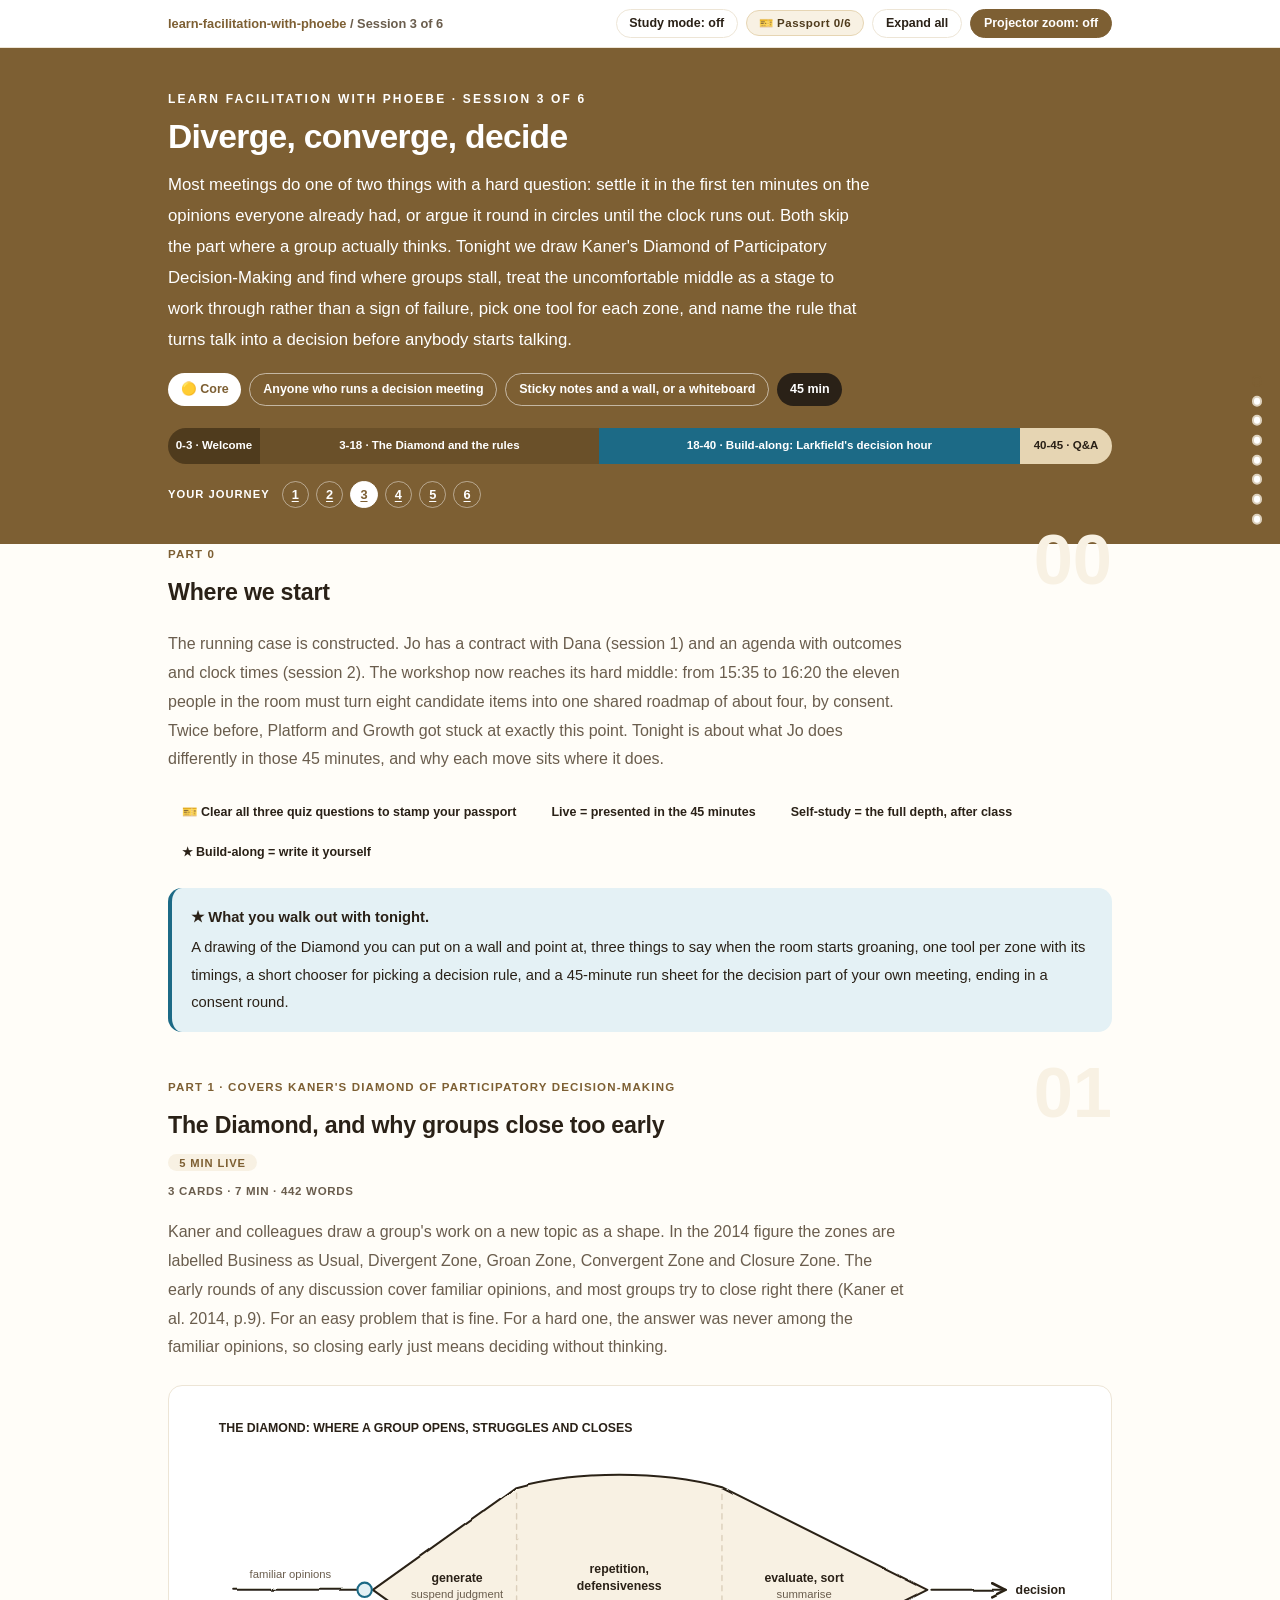
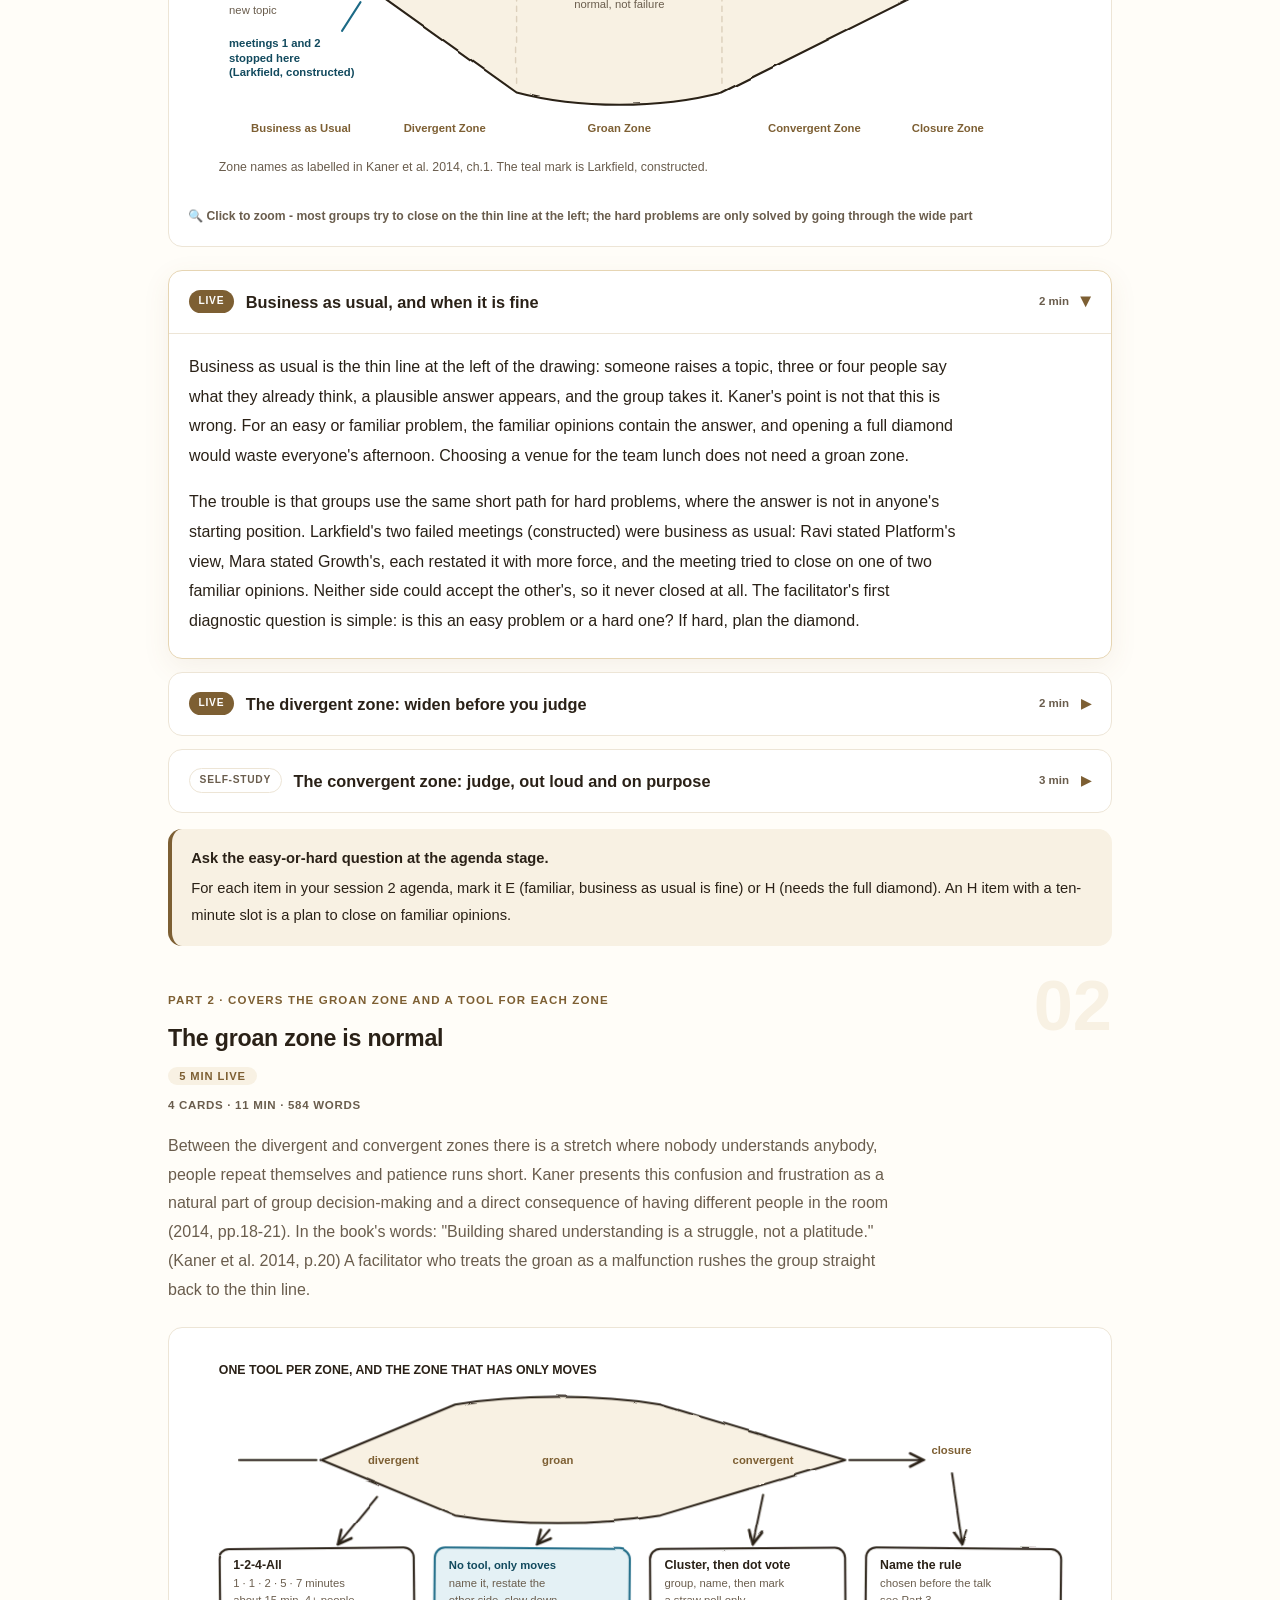
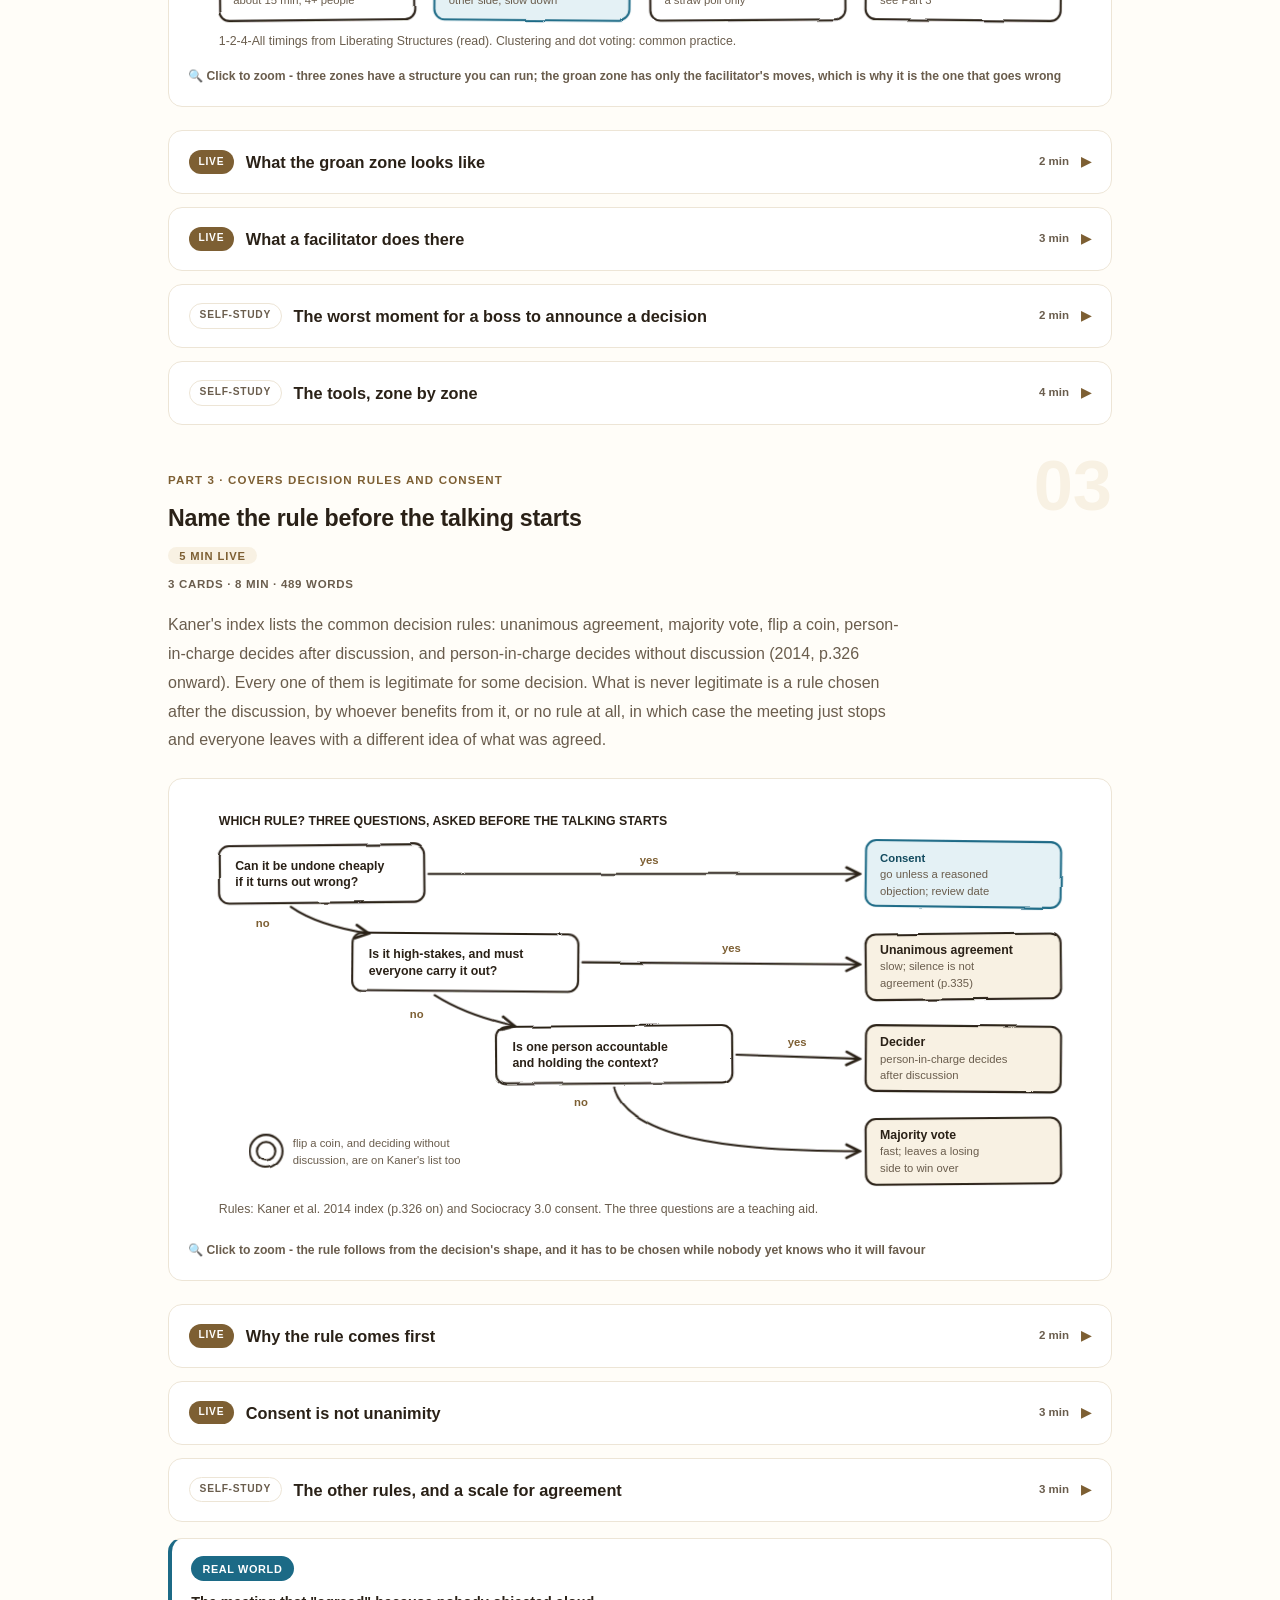
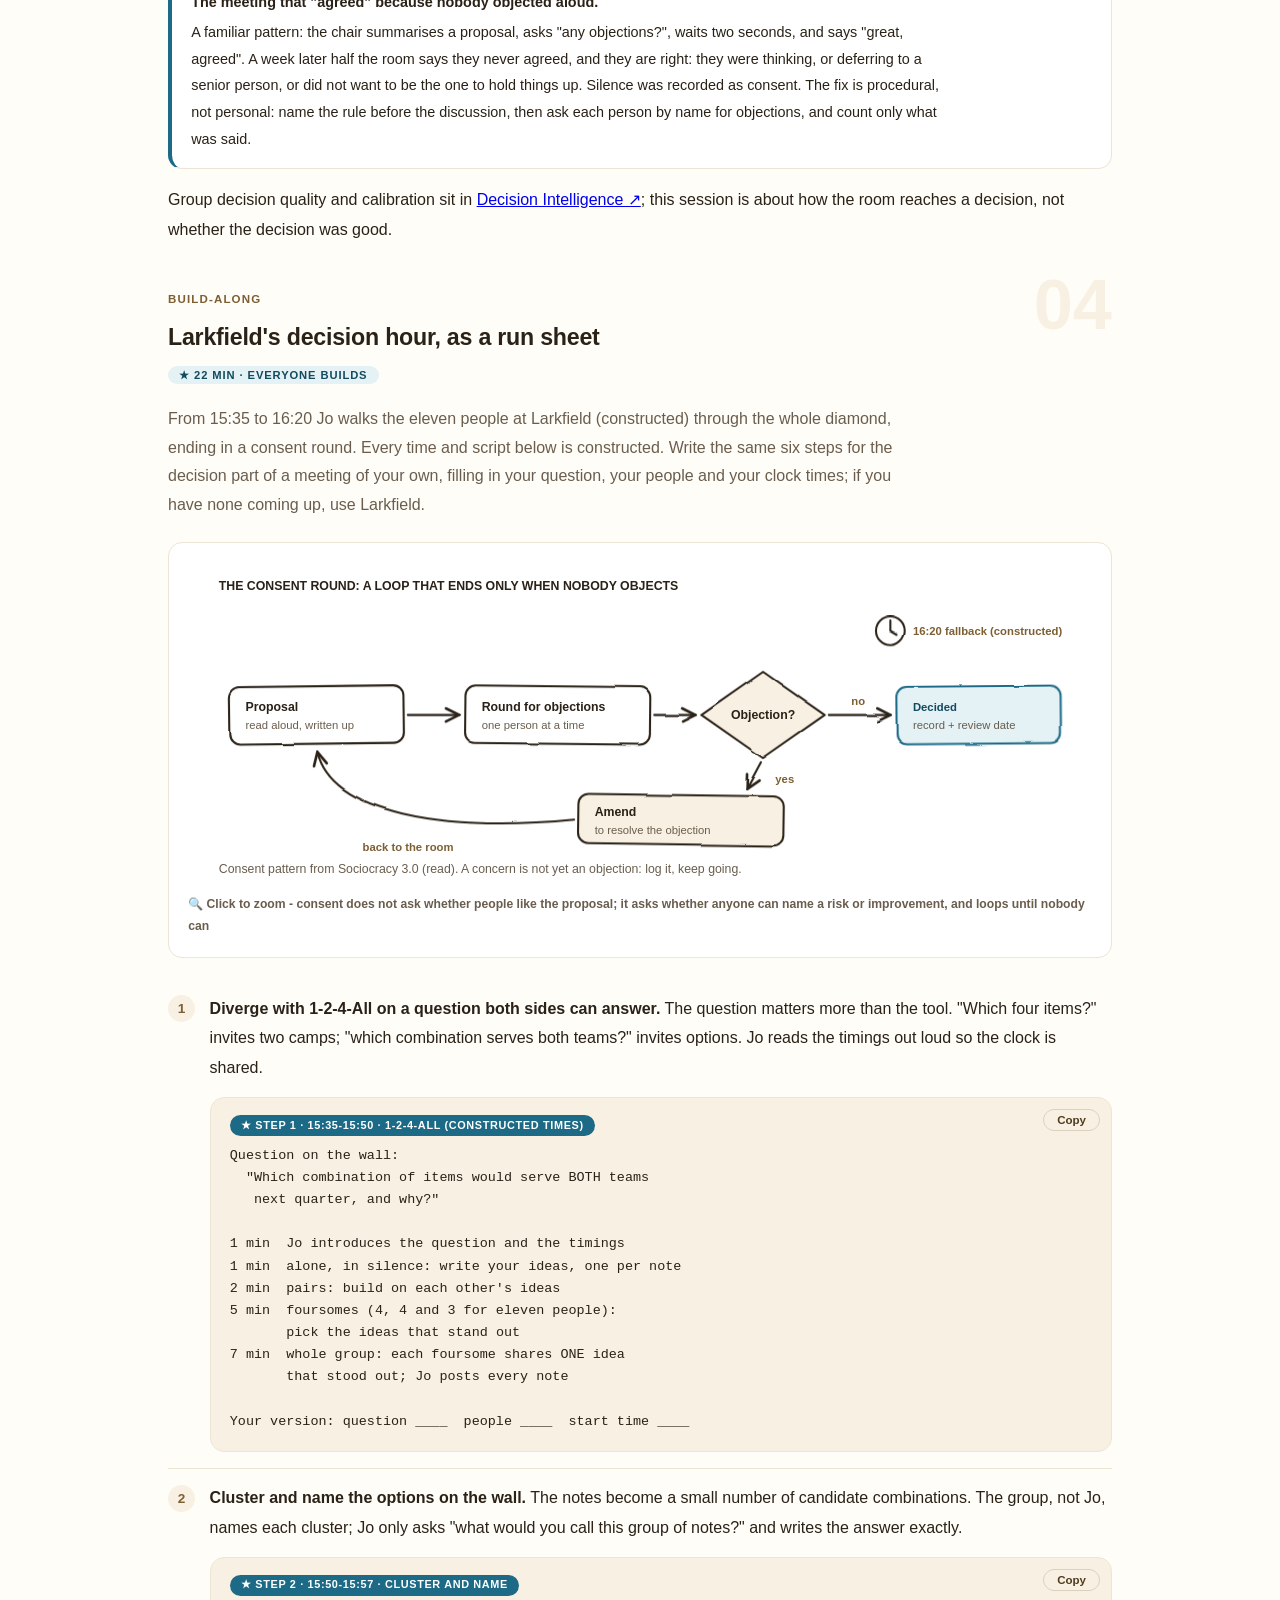
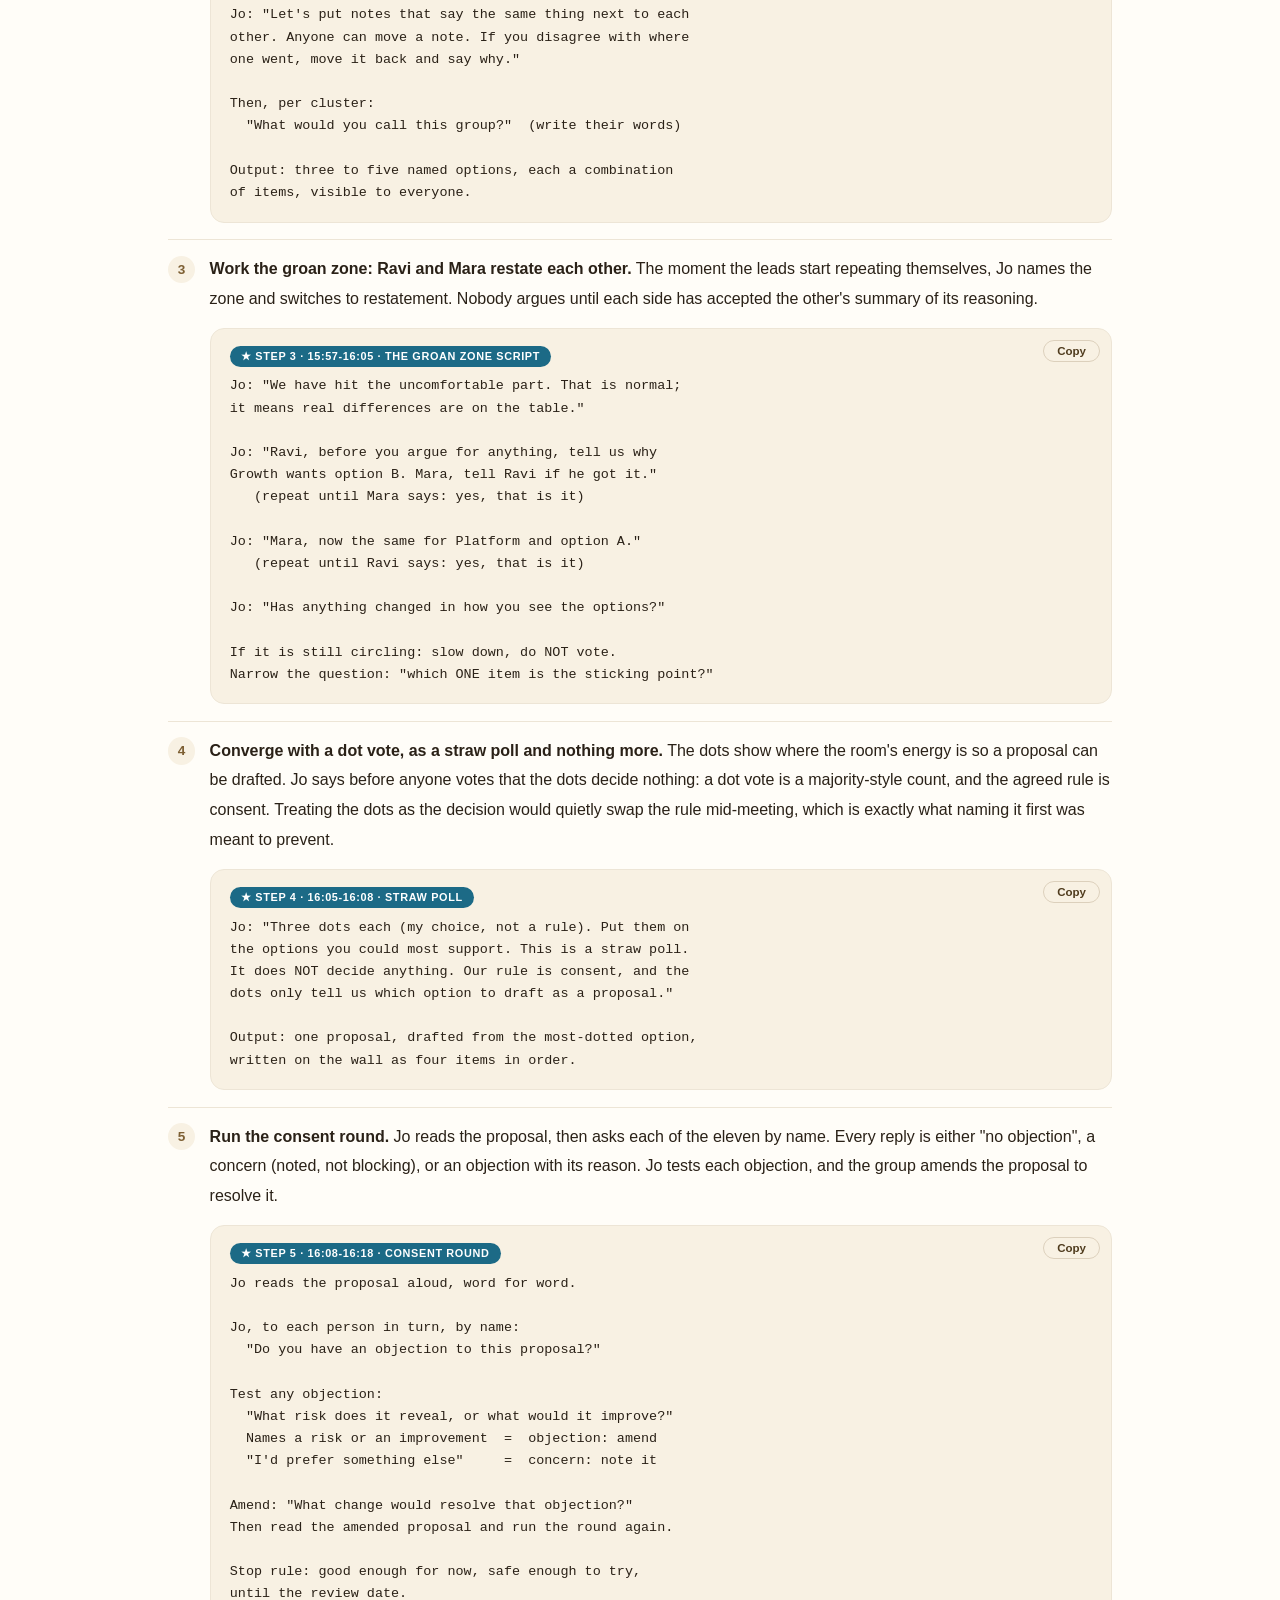
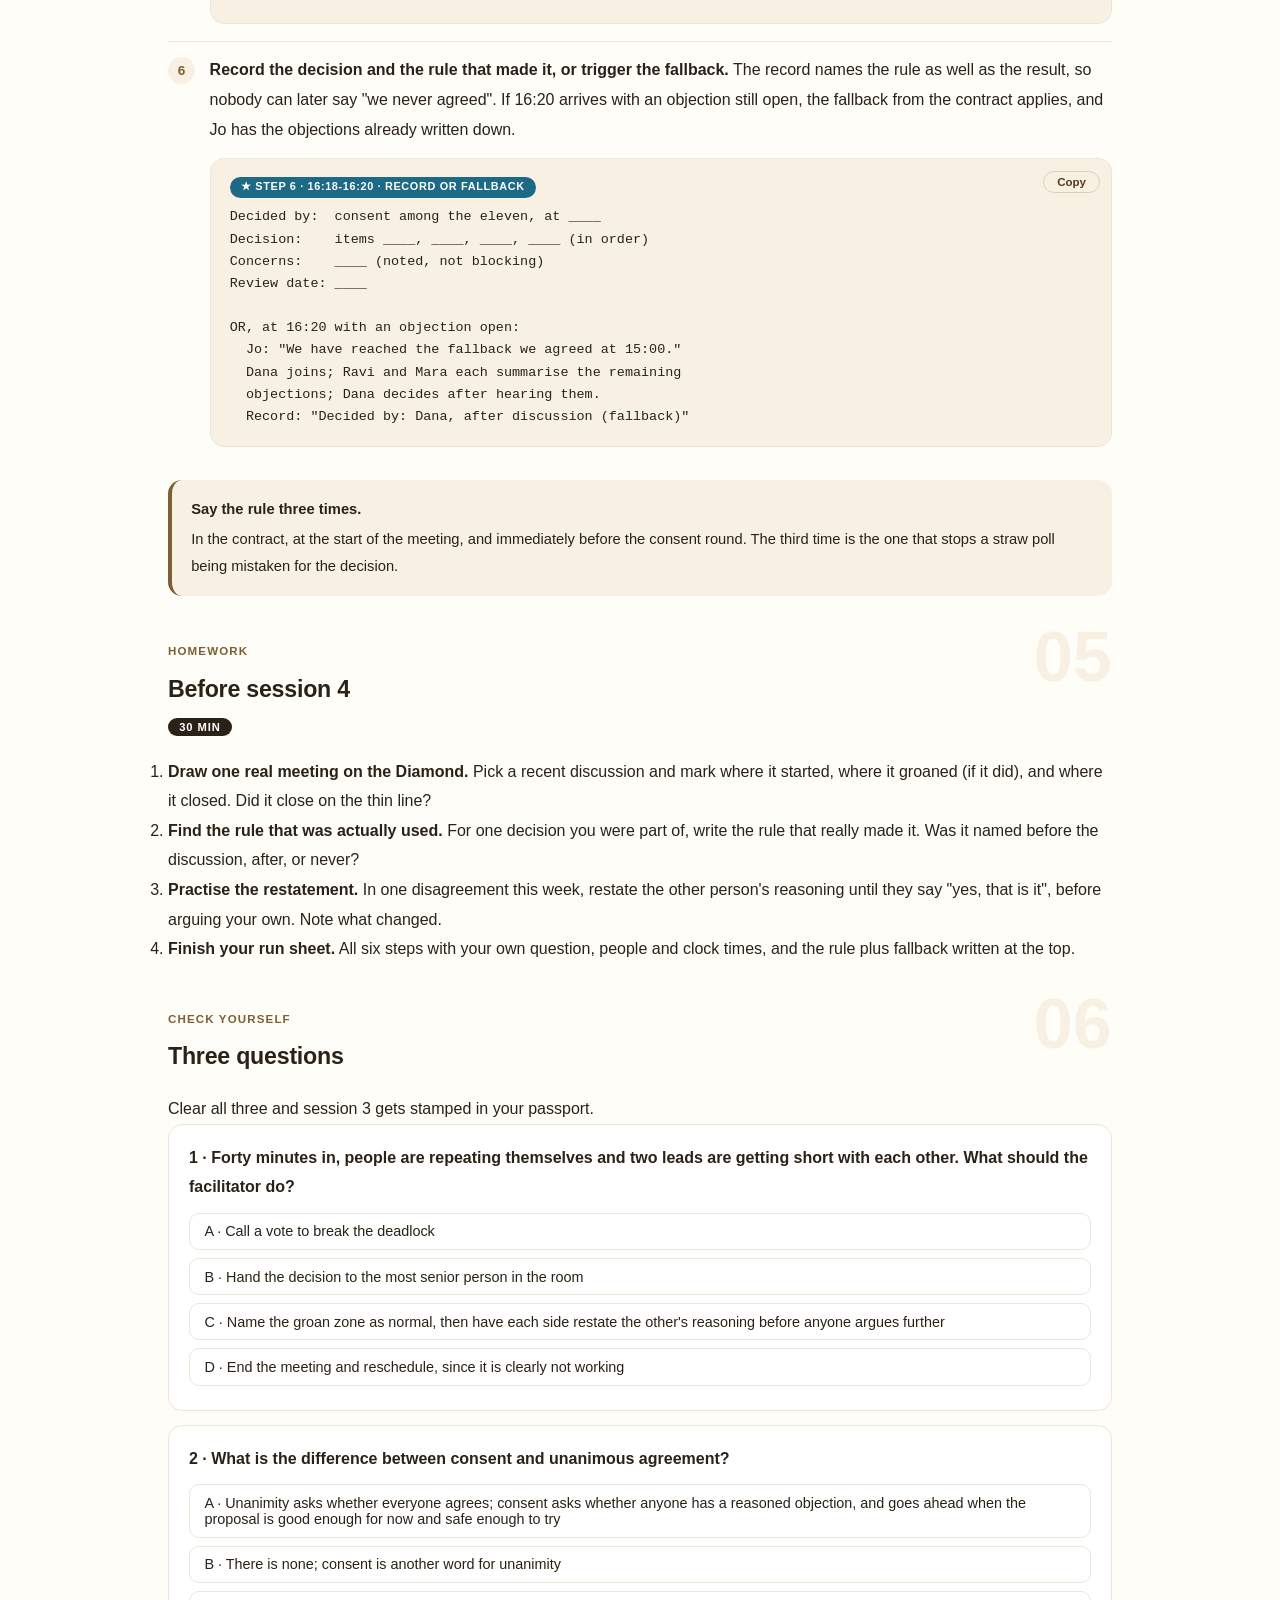
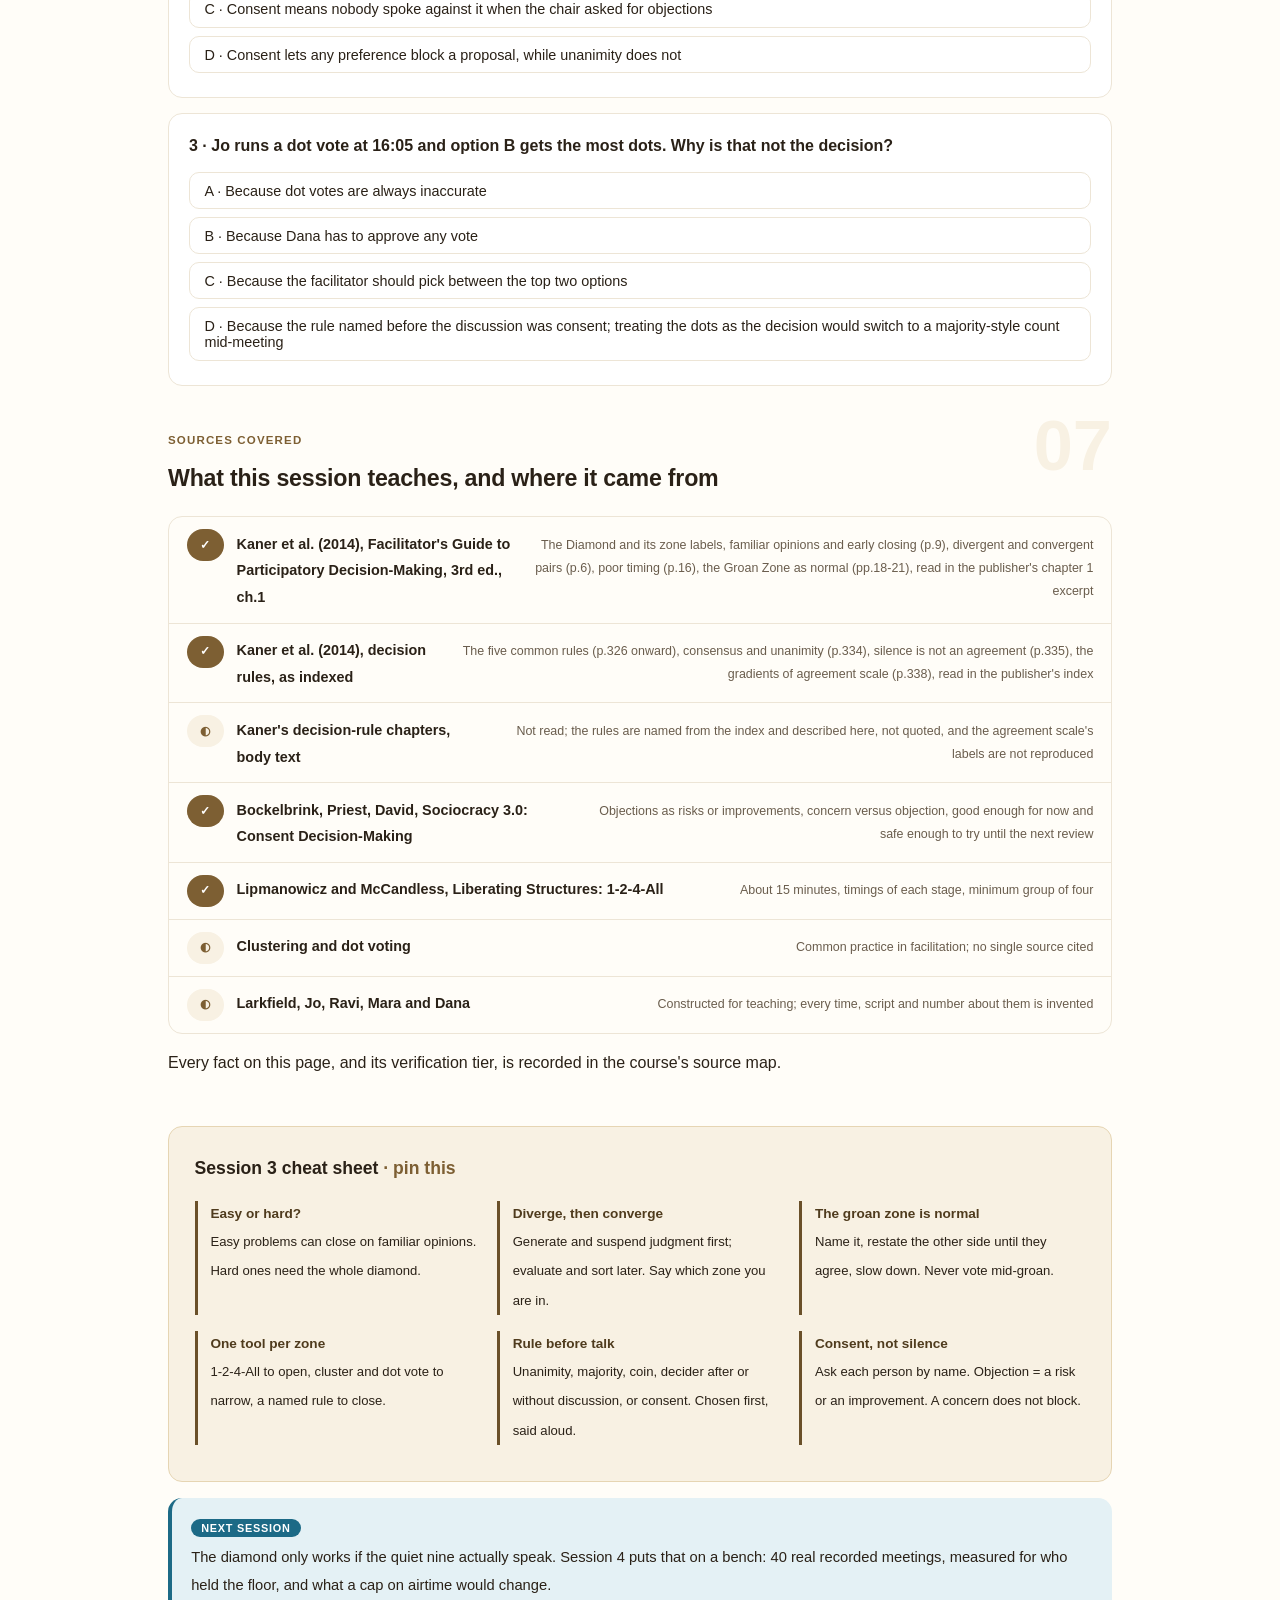
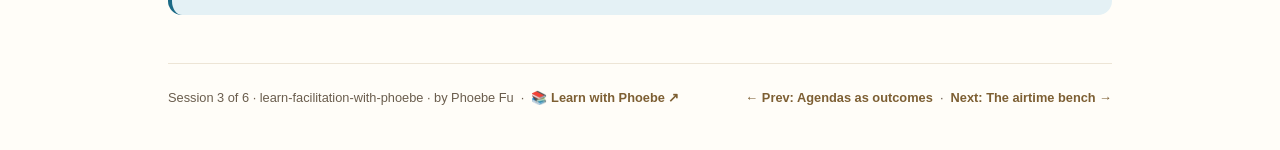
<file: courses/03-diverge-converge-decide.html>
<!DOCTYPE html>
<html lang="en">
<head>
<meta charset="UTF-8">
<meta name="viewport" content="width=device-width, initial-scale=1.0">
<!-- social:start -->
<meta name="description" content="Session 3 of 6. Groups close too early, struggle in the middle, and often never agree how they will decide. Kaner's Diamond of Participatory Decision-Making, the Groan Zone as a normal stage, one tool per zone, and the decision rules to name before the talking starts, including consent.">
<meta property="og:type" content="article">
<meta property="og:site_name" content="Learn with Phoebe">
<meta property="og:title" content="Diverge, converge, decide - learn facilitation with phoebe">
<meta property="og:description" content="Session 3 of 6. Open the question, sit through the groan zone, close it with a rule everyone heard before the discussion began.">
<meta property="og:url" content="https://phoebefu6.github.io/learn-facilitation-with-phoebe/courses/03-diverge-converge-decide.html">
<meta property="og:image" content="https://phoebefu6.github.io/learn-facilitation-with-phoebe/assets/og-cover.png">
<meta property="og:image:width" content="1200">
<meta property="og:image:height" content="630">
<meta name="twitter:card" content="summary_large_image">
<meta name="twitter:title" content="Diverge, converge, decide - learn facilitation with phoebe">
<meta name="twitter:description" content="Session 3 of 6. The Diamond, the groan zone, a tool per zone, and naming the decision rule first.">
<meta name="twitter:image" content="https://phoebefu6.github.io/learn-facilitation-with-phoebe/assets/og-cover.png">
<!-- social:end -->
<title>Session 3 · Diverge, converge, decide - learn facilitation with phoebe</title>
<link rel="stylesheet" href="../assets/style.css?v=22">
</head>
<body>

<div class="toolbar">
  <div class="wrap">
    <span class="crumb"><a href="../index.html">learn-facilitation-with-phoebe</a> / Session 3 of 6</span>
    <button class="btn" id="toggle-all" type="button">Expand all</button>
    <button class="btn primary" id="zoom-toggle" type="button">Projector zoom: off</button>
  </div>
</div>

<header class="masthead">
  <div class="wrap">
    <div class="eyebrow">Learn Facilitation with Phoebe · Session 3 of 6</div>
    <h1>Diverge, converge, <span class="accent">decide</span></h1>
    <p class="sub">Most meetings do one of two things with a hard question: settle it in the first ten minutes on the opinions everyone already had, or argue it round in circles until the clock runs out. Both skip the part where a group actually thinks. Tonight we draw Kaner's Diamond of Participatory Decision-Making and find where groups stall, treat the uncomfortable middle as a stage to work through rather than a sign of failure, pick one tool for each zone, and name the rule that turns talk into a decision before anybody starts talking.</p>
    <div class="chip-row">
      <span class="chip level">🟡 Core</span>
      <span class="chip audience">Anyone who runs a decision meeting</span>
      <span class="chip audience">Sticky notes and a wall, or a whiteboard</span>
      <span class="chip time">45 min</span>
    </div>
    <div class="agenda">
      <span class="a1" style="flex:1">0-3 · Welcome</span>
      <span class="a2" style="flex:4">3-18 · The Diamond and the rules</span>
      <span class="a3" style="flex:5">18-40 · Build-along: Larkfield's decision hour</span>
      <span class="a4" style="flex:1">40-45 · Q&amp;A</span>
    </div>
  </div>
</header>

<main class="wrap">

  <section class="section" id="intro">
    <div class="section-kicker">
      <span class="klabel">Part 0</span>
      <h2>Where we start</h2>
    </div>
    <p class="lede">The running case is constructed. Jo has a contract with Dana (session 1) and an agenda with outcomes and clock times (session 2). The workshop now reaches its hard middle: from 15:35 to 16:20 the eleven people in the room must turn eight candidate items into one shared roadmap of about four, by consent. Twice before, Platform and Growth got stuck at exactly this point. Tonight is about what Jo does differently in those 45 minutes, and why each move sits where it does.</p>

    <div class="legend">
      <span class="pill">🎫 Clear all three quiz questions to stamp your passport</span>
      <span class="pill">Live = presented in the 45 minutes</span>
      <span class="pill">Self-study = the full depth, after class</span>
      <span class="pill">★ Build-along = write it yourself</span>
    </div>

    <div class="callout win">
      <p><strong>★ What you walk out with tonight.</strong> A drawing of the Diamond you can put on a wall and point at, three things to say when the room starts groaning, one tool per zone with its timings, a short chooser for picking a decision rule, and a 45-minute run sheet for the decision part of your own meeting, ending in a consent round.</p>
    </div>
  </section>

  <section class="section" id="part-1">
    <div class="section-kicker">
      <span class="klabel">Part 1 · covers Kaner's Diamond of Participatory Decision-Making</span>
      <h2>The Diamond, and why groups close too early</h2>
      <span class="tag concept">5 min live</span>
    </div>
    <p class="lede">Kaner and colleagues draw a group's work on a new topic as a shape. In the 2014 figure the zones are labelled Business as Usual, Divergent Zone, Groan Zone, Convergent Zone and Closure Zone. The early rounds of any discussion cover familiar opinions, and most groups try to close right there (Kaner et al. 2014, p.9). For an easy problem that is fine. For a hard one, the answer was never among the familiar opinions, so closing early just means deciding without thinking.</p>

    <figure class="zoomable">
      <svg viewBox="0 0 880 380" xmlns="http://www.w3.org/2000/svg" role="img" aria-label="Kaner's Diamond drawn left to right. A new topic starts on a narrow line labelled familiar opinions, the business as usual zone. A teal mark shows where Larkfield's two earlier meetings stopped, on that narrow line. The diamond then opens in the divergent zone (generate options, suspend judgment), bulges in the groan zone (repetition, defensiveness, normal), narrows in the convergent zone (evaluate and sort, summarise) to a point in the closure zone, followed by an arrow to a decision.">
        <defs>
          <filter id="f3aSk" x="-3%" y="-3%" width="106%" height="106%"><feTurbulence type="fractalNoise" baseFrequency="0.02" numOctaves="2" seed="53" result="n"/><feDisplacementMap in="SourceGraphic" in2="n" scale="2.4" xChannelSelector="R" yChannelSelector="G"/></filter>
          <marker id="f3aAr" viewBox="0 0 10 10" refX="9" refY="5" markerWidth="8" markerHeight="8" orient="auto"><path d="M1 1 L9 5 L1 9" fill="none" stroke="#2A2117" stroke-width="1.6" stroke-linecap="round"/></marker>
        </defs>
        <style>
          .f3aH { font: 800 12px Inter, sans-serif; fill: #2A2117; }
          .f3aL { font: 600 12px Inter, sans-serif; fill: #2A2117; }
          .f3aS { font: 400 11px Inter, sans-serif; fill: #6A5D4D; }
          .f3aB { font: 800 11px Inter, sans-serif; fill: #124A5E; }
          .f3aA { font: 700 11px Inter, sans-serif; fill: #7D5F33; }
          .f3aN { font: 400 12px Inter, sans-serif; fill: #6A5D4D; }
        </style>

        <text class="f3aH" x="30" y="26">THE DIAMOND: WHERE A GROUP OPENS, STRUGGLES AND CLOSES</text>

        <g filter="url(#f3aSk)" fill="none" stroke="#2A2117" stroke-width="2" stroke-linecap="round" stroke-linejoin="round">
          <path d="M44 180 L170 180"/>
          <path d="M180 180 L320 80 C380 64 460 64 520 80 L720 180 L520 280 C460 296 380 296 320 280 Z" fill="#F8F1E3"/>
          <path d="M320 86 L320 274 M520 86 L520 274" stroke="#DCD0BC" stroke-width="1.4" stroke-dasharray="5 5"/>
          <path d="M724 180 L796 180" marker-end="url(#f3aAr)"/>
          <circle cx="172" cy="180" r="7" fill="#E4F1F5" stroke="#1C6A86"/>
          <path d="M150 220 L168 192" stroke="#1C6A86"/>
        </g>

        <text class="f3aS" x="60" y="168">familiar opinions</text>
        <text class="f3aS" x="40" y="204">new topic</text>
        <text class="f3aB" x="40" y="236">meetings 1 and 2</text>
        <text class="f3aB" x="40" y="250">stopped here</text>
        <text class="f3aB" x="40" y="264">(Larkfield, constructed)</text>
        <text class="f3aL" x="262" y="172" text-anchor="middle">generate</text>
        <text class="f3aS" x="262" y="188" text-anchor="middle">suspend judgment</text>
        <text class="f3aL" x="420" y="164" text-anchor="middle">repetition,</text>
        <text class="f3aL" x="420" y="180" text-anchor="middle">defensiveness</text>
        <text class="f3aS" x="420" y="198" text-anchor="middle">normal, not failure</text>
        <text class="f3aL" x="600" y="172" text-anchor="middle">evaluate, sort</text>
        <text class="f3aS" x="600" y="188" text-anchor="middle">summarise</text>
        <text class="f3aL" x="806" y="184">decision</text>

        <text class="f3aA" x="110" y="318" text-anchor="middle">Business as Usual</text>
        <text class="f3aA" x="250" y="318" text-anchor="middle">Divergent Zone</text>
        <text class="f3aA" x="420" y="318" text-anchor="middle">Groan Zone</text>
        <text class="f3aA" x="610" y="318" text-anchor="middle">Convergent Zone</text>
        <text class="f3aA" x="740" y="318" text-anchor="middle">Closure Zone</text>

        <text class="f3aN" x="30" y="356">Zone names as labelled in Kaner et al. 2014, ch.1. The teal mark is Larkfield, constructed.</text>
      </svg>
      <figcaption>🔍 Click to zoom - most groups try to close on the thin line at the left; the hard problems are only solved by going through the wide part</figcaption>
    </figure>

    <details class="card" open>
      <summary><span class="mode live">Live</span>Business as usual, and when it is fine<span class="mini">2 min</span><span class="caret">▶</span></summary>
      <div class="body">
        <p>Business as usual is the thin line at the left of the drawing: someone raises a topic, three or four people say what they already think, a plausible answer appears, and the group takes it. Kaner's point is not that this is wrong. For an easy or familiar problem, the familiar opinions contain the answer, and opening a full diamond would waste everyone's afternoon. Choosing a venue for the team lunch does not need a groan zone.</p>
        <p>The trouble is that groups use the same short path for hard problems, where the answer is not in anyone's starting position. Larkfield's two failed meetings (constructed) were business as usual: Ravi stated Platform's view, Mara stated Growth's, each restated it with more force, and the meeting tried to close on one of two familiar opinions. Neither side could accept the other's, so it never closed at all. The facilitator's first diagnostic question is simple: is this an easy problem or a hard one? If hard, plan the diamond.</p>
      </div>
    </details>

    <details class="card">
      <summary><span class="mode live">Live</span>The divergent zone: widen before you judge<span class="mini">2 min</span><span class="caret">▶</span></summary>
      <div class="body">
        <p>Kaner pairs divergent and convergent thinking as opposite behaviours (2014, p.6). Divergent thinking is generating alternatives, free-flowing open discussion, gathering diverse points of view, and suspending judgment. The single most important rule in this zone is the last one: an idea that is evaluated the moment it appears teaches everyone to offer only safe ideas.</p>
        <p>At Larkfield the divergent question is not "which four items?" but "which combination of items would serve both teams?" That reframe invites options neither lead walked in with, such as an item that is platform work and also unblocks a growth experiment. The tool in Part 2 makes sure the quiet nine produce options before the two leads have framed the debate.</p>
      </div>
    </details>

    <details class="card">
      <summary><span class="mode self">Self-study</span>The convergent zone: judge, out loud and on purpose<span class="mini">3 min</span><span class="caret">▶</span></summary>
      <div class="body">
        <p>The convergent side of Kaner's pairs is evaluating alternatives, summarizing key points, sorting ideas into categories, and exercising judgment (2014, p.6). Notice that judgment is not banned in the diamond; it is scheduled. A facilitator who announces "we are now converging, so criticism is welcome" gives the room permission to do what it held back an hour earlier.</p>
        <p>The commonest failure is mixing the two zones in one conversation: someone proposes, someone else immediately shoots it down, and the room learns that proposing is dangerous. Signal which zone the group is in, on the wall if possible, and move between them on purpose. Kaner offers the diamond for three uses: a lens for observing what a group is doing, a roadmap for designing an agenda, and shared language the group itself can use (2014, p.20). The third is the cheapest: draw it on the flipchart and the room can say "we are groaning" instead of "this is going nowhere".</p>
      </div>
    </details>

    <div class="callout tip">
      <p><strong>Ask the easy-or-hard question at the agenda stage.</strong> For each item in your session 2 agenda, mark it E (familiar, business as usual is fine) or H (needs the full diamond). An H item with a ten-minute slot is a plan to close on familiar opinions.</p>
    </div>
  </section>

  <section class="section" id="part-2">
    <div class="section-kicker">
      <span class="klabel">Part 2 · covers the Groan Zone and a tool for each zone</span>
      <h2>The groan zone is normal</h2>
      <span class="tag concept">5 min live</span>
    </div>
    <p class="lede">Between the divergent and convergent zones there is a stretch where nobody understands anybody, people repeat themselves and patience runs short. Kaner presents this confusion and frustration as a natural part of group decision-making and a direct consequence of having different people in the room (2014, pp.18-21). In the book's words: "Building shared understanding is a struggle, not a platitude." (Kaner et al. 2014, p.20) A facilitator who treats the groan as a malfunction rushes the group straight back to the thin line.</p>

    <figure class="zoomable">
      <svg viewBox="0 0 880 300" xmlns="http://www.w3.org/2000/svg" role="img" aria-label="A small diamond across the top with zones divergent, groan, convergent and closure. Below each zone a card names its tool. Divergent: 1-2-4-All, 1, 1, 2, 5 and 7 minutes, about 15 minutes for four or more people. Groan, outlined in teal: no tool, only moves: name it, restate the other side, slow down. Convergent: cluster, then dot vote, a straw poll only. Closure: name the rule, chosen before the talk, Part 3.">
        <defs>
          <filter id="f3bSk" x="-3%" y="-3%" width="106%" height="106%"><feTurbulence type="fractalNoise" baseFrequency="0.02" numOctaves="2" seed="61" result="n"/><feDisplacementMap in="SourceGraphic" in2="n" scale="2.4" xChannelSelector="R" yChannelSelector="G"/></filter>
          <marker id="f3bAr" viewBox="0 0 10 10" refX="9" refY="5" markerWidth="8" markerHeight="8" orient="auto"><path d="M1 1 L9 5 L1 9" fill="none" stroke="#2A2117" stroke-width="1.6" stroke-linecap="round"/></marker>
        </defs>
        <style>
          .f3bH { font: 800 12px Inter, sans-serif; fill: #2A2117; }
          .f3bL { font: 600 12px Inter, sans-serif; fill: #2A2117; }
          .f3bS { font: 400 11px Inter, sans-serif; fill: #6A5D4D; }
          .f3bB { font: 800 11px Inter, sans-serif; fill: #124A5E; }
          .f3bA { font: 700 11px Inter, sans-serif; fill: #7D5F33; }
          .f3bN { font: 400 12px Inter, sans-serif; fill: #6A5D4D; }
        </style>

        <text class="f3bH" x="30" y="26">ONE TOOL PER ZONE, AND THE ZONE THAT HAS ONLY MOVES</text>

        <g filter="url(#f3bSk)" fill="none" stroke="#2A2117" stroke-width="2" stroke-linecap="round" stroke-linejoin="round">
          <path d="M50 110 L126 110"/>
          <path d="M130 110 L260 56 C320 46 400 46 460 56 L640 110 L460 164 C400 174 320 174 260 164 Z" fill="#F8F1E3"/>
          <path d="M644 110 L716 110" marker-end="url(#f3bAr)"/>
          <path d="M184 146 L146 192" marker-end="url(#f3bAr)"/>
          <path d="M352 178 L340 192" marker-end="url(#f3bAr)"/>
          <path d="M560 144 L550 192" marker-end="url(#f3bAr)"/>
          <path d="M744 124 L754 192" marker-end="url(#f3bAr)"/>
          <rect x="30" y="196" width="190" height="70" rx="10" transform="rotate(-0.6 125 231)" fill="#FFFFFF"/>
          <rect x="240" y="196" width="190" height="70" rx="10" transform="rotate(0.5 335 231)" fill="#E4F1F5" stroke="#1C6A86"/>
          <rect x="450" y="196" width="190" height="70" rx="10" transform="rotate(-0.4 545 231)" fill="#FFFFFF"/>
          <rect x="660" y="196" width="190" height="70" rx="10" transform="rotate(0.6 755 231)" fill="#FFFFFF"/>
        </g>

        <text class="f3bA" x="200" y="114" text-anchor="middle">divergent</text>
        <text class="f3bA" x="360" y="114" text-anchor="middle">groan</text>
        <text class="f3bA" x="560" y="114" text-anchor="middle">convergent</text>
        <text class="f3bA" x="724" y="104">closure</text>

        <text class="f3bL" x="44" y="216">1-2-4-All</text>
        <text class="f3bS" x="44" y="234">1 · 1 · 2 · 5 · 7 minutes</text>
        <text class="f3bS" x="44" y="250">about 15 min, 4+ people</text>
        <text class="f3bB" x="254" y="216">No tool, only moves</text>
        <text class="f3bS" x="254" y="234">name it, restate the</text>
        <text class="f3bS" x="254" y="250">other side, slow down</text>
        <text class="f3bL" x="464" y="216">Cluster, then dot vote</text>
        <text class="f3bS" x="464" y="234">group, name, then mark</text>
        <text class="f3bS" x="464" y="250">a straw poll only</text>
        <text class="f3bL" x="674" y="216">Name the rule</text>
        <text class="f3bS" x="674" y="234">chosen before the talk</text>
        <text class="f3bS" x="674" y="250">see Part 3</text>

        <text class="f3bN" x="30" y="290">1-2-4-All timings from Liberating Structures (read). Clustering and dot voting: common practice.</text>
      </svg>
      <figcaption>🔍 Click to zoom - three zones have a structure you can run; the groan zone has only the facilitator's moves, which is why it is the one that goes wrong</figcaption>
    </figure>

    <details class="card">
      <summary><span class="mode live">Live</span>What the groan zone looks like<span class="mini">2 min</span><span class="caret">▶</span></summary>
      <div class="body">
        <p>Kaner describes the experience from the inside: struggling to understand ideas that are foreign or opposed to your own is unpleasant, and people become repetitive, defensive and short-tempered (2014, p.19). The room signs are recognisable. The same point is made a third time, a little louder. Someone says "as I already said". Side conversations start. A senior person sighs and checks the time.</p>
        <p>None of that means the meeting has failed. It means the group has more than one frame of reference in it and is trying to fit them together, which is exactly what a hard problem needs. Kaner frames the groan zone as a direct, inevitable consequence of diversity in a group, and working through it is what builds agreements that last (2014, p.21).</p>
      </div>
    </details>

    <details class="card">
      <summary><span class="mode live">Live</span>What a facilitator does there<span class="mini">3 min</span><span class="caret">▶</span></summary>
      <div class="body">
        <p><strong>Name it.</strong> Kaner notes that simply naming the groan zone can help a group (2014, p.19). "This is the uncomfortable part. It means we have real differences on the table, and it is supposed to feel like this for a while." Naming turns a private sense of failure into a shared stage.</p>
        <p><strong>Paraphrase, then ask each side to restate the other.</strong> The facilitator paraphrases first, to model it. Then Ravi states Growth's reasoning until Mara says "yes, that is it", and Mara does the same for Platform. Nobody may argue until the restatement is accepted. This is session 1's mutual understanding, turned into a move.</p>
        <p><strong>Slow down rather than vote.</strong> The tempting escape from the groan zone is "let's just vote". A vote taken mid-confusion records who was more frustrated, not what the group thinks. Give it more time, or a smaller question, before anyone counts anything.</p>
      </div>
    </details>

    <details class="card">
      <summary><span class="mode self">Self-study</span>The worst moment for a boss to announce a decision<span class="mini">2 min</span><span class="caret">▶</span></summary>
      <div class="body">
        <p>Kaner's opening chapter names a specific failure: a person-in-charge who, seeing the confusion, steps in and announces a decision. The problem the book points to is poor timing (2014, p.16). The group was in the middle of the work, had not yet understood each other, and is now handed an answer. The result it describes is distrust and cynicism, because people learn that the struggle was optional and their contributions were not going to count.</p>
        <p>At Larkfield (constructed) this is why Dana is not in the room (session 1). If Dana were present and impatient at 16:00, the groan zone is precisely where an announcement would land worst. The fallback exists, but it fires at 16:20, after the objections are on the record, not mid-groan.</p>
      </div>
    </details>

    <details class="card">
      <summary><span class="mode self">Self-study</span>The tools, zone by zone<span class="mini">4 min</span><span class="caret">▶</span></summary>
      <div class="body">
        <p><strong>Divergent: 1-2-4-All</strong> (Lipmanowicz and McCandless, Liberating Structures). About 15 minutes: 1 minute to introduce the question, 1 minute alone in silence, 2 minutes in pairs, 5 minutes in foursomes, 7 minutes with the whole group sharing what stood out. It needs a group of at least four. Everyone writes before anyone speaks, so the options on the wall are not just the leads' options; with eleven people, Jo forms foursomes of 4, 4 and 3.</p>
        <p><strong>Groan: no structure, only moves.</strong> Naming, paraphrasing, restating the other side, slowing down. There is no tool that skips the groan zone, which is the point.</p>
        <p><strong>Convergent: clustering, then dot voting.</strong> Both are common practice rather than a cited method: group similar ideas on the wall, name each cluster in a few words the room agrees with, then let each person place a small number of dots to show where energy is. Dot voting shows a preference distribution. It does not make a decision, and the build-along says why.</p>
        <p><strong>Closure: a rule.</strong> The zone ends with a decision only if the group knows which rule makes one. That is Part 3.</p>
      </div>
    </details>
  </section>

  <section class="section" id="part-3">
    <div class="section-kicker">
      <span class="klabel">Part 3 · covers decision rules and consent</span>
      <h2>Name the rule before the talking starts</h2>
      <span class="tag concept">5 min live</span>
    </div>
    <p class="lede">Kaner's index lists the common decision rules: unanimous agreement, majority vote, flip a coin, person-in-charge decides after discussion, and person-in-charge decides without discussion (2014, p.326 onward). Every one of them is legitimate for some decision. What is never legitimate is a rule chosen after the discussion, by whoever benefits from it, or no rule at all, in which case the meeting just stops and everyone leaves with a different idea of what was agreed.</p>

    <figure class="zoomable">
      <svg viewBox="0 0 880 420" xmlns="http://www.w3.org/2000/svg" role="img" aria-label="A decision tree. Can it be undone cheaply if it turns out wrong? If yes, consent, outlined in teal. If no, is it high-stakes and must everyone carry it out? If yes, unanimous agreement, slow, and silence is not agreement. If no, is one person accountable and holding the context? If yes, the person-in-charge decides after discussion. If no, majority vote, fast but it leaves a losing side. A coin note says flip a coin and deciding without discussion are on Kaner's list too.">
        <defs>
          <filter id="f3cSk" x="-3%" y="-3%" width="106%" height="106%"><feTurbulence type="fractalNoise" baseFrequency="0.02" numOctaves="2" seed="67" result="n"/><feDisplacementMap in="SourceGraphic" in2="n" scale="2.4" xChannelSelector="R" yChannelSelector="G"/></filter>
          <marker id="f3cAr" viewBox="0 0 10 10" refX="9" refY="5" markerWidth="8" markerHeight="8" orient="auto"><path d="M1 1 L9 5 L1 9" fill="none" stroke="#2A2117" stroke-width="1.6" stroke-linecap="round"/></marker>
        </defs>
        <style>
          .f3cH { font: 800 12px Inter, sans-serif; fill: #2A2117; }
          .f3cL { font: 600 12px Inter, sans-serif; fill: #2A2117; }
          .f3cS { font: 400 11px Inter, sans-serif; fill: #6A5D4D; }
          .f3cB { font: 800 11px Inter, sans-serif; fill: #124A5E; }
          .f3cA { font: 700 11px Inter, sans-serif; fill: #7D5F33; }
          .f3cN { font: 400 12px Inter, sans-serif; fill: #6A5D4D; }
        </style>

        <text class="f3cH" x="30" y="26">WHICH RULE? THREE QUESTIONS, ASKED BEFORE THE TALKING STARTS</text>

        <g filter="url(#f3cSk)" fill="none" stroke="#2A2117" stroke-width="2" stroke-linecap="round" stroke-linejoin="round">
          <rect x="30" y="46" width="200" height="56" rx="10" transform="rotate(-0.6 130 74)" fill="#FFFFFF"/>
          <rect x="160" y="132" width="220" height="56" rx="10" transform="rotate(0.5 270 160)" fill="#FFFFFF"/>
          <rect x="300" y="222" width="230" height="56" rx="10" transform="rotate(-0.5 415 250)" fill="#FFFFFF"/>
          <rect x="660" y="42" width="190" height="64" rx="10" transform="rotate(0.7 755 74)" fill="#E4F1F5" stroke="#1C6A86"/>
          <rect x="660" y="132" width="190" height="64" rx="10" transform="rotate(-0.6 755 164)" fill="#F8F1E3"/>
          <rect x="660" y="222" width="190" height="64" rx="10" transform="rotate(0.5 755 254)" fill="#F8F1E3"/>
          <rect x="660" y="312" width="190" height="64" rx="10" transform="rotate(-0.5 755 344)" fill="#F8F1E3"/>
          <path d="M234 74 L654 74" marker-end="url(#f3cAr)"/>
          <path d="M100 106 C120 120 150 128 176 132" marker-end="url(#f3cAr)"/>
          <path d="M384 160 L654 162" marker-end="url(#f3cAr)"/>
          <path d="M240 192 C262 206 290 216 318 222" marker-end="url(#f3cAr)"/>
          <path d="M534 250 L654 254" marker-end="url(#f3cAr)"/>
          <path d="M415 282 C430 330 520 344 654 344" marker-end="url(#f3cAr)"/>
          <circle cx="76" cy="344" r="16" fill="#FFFFFF"/>
          <circle cx="76" cy="344" r="9"/>
        </g>

        <text class="f3cL" x="46" y="70">Can it be undone cheaply</text>
        <text class="f3cL" x="46" y="86">if it turns out wrong?</text>
        <text class="f3cL" x="176" y="156">Is it high-stakes, and must</text>
        <text class="f3cL" x="176" y="172">everyone carry it out?</text>
        <text class="f3cL" x="316" y="246">Is one person accountable</text>
        <text class="f3cL" x="316" y="262">and holding the context?</text>

        <text class="f3cB" x="674" y="62">Consent</text>
        <text class="f3cS" x="674" y="78">go unless a reasoned</text>
        <text class="f3cS" x="674" y="94">objection; review date</text>
        <text class="f3cL" x="674" y="152">Unanimous agreement</text>
        <text class="f3cS" x="674" y="168">slow; silence is not</text>
        <text class="f3cS" x="674" y="184">agreement (p.335)</text>
        <text class="f3cL" x="674" y="242">Decider</text>
        <text class="f3cS" x="674" y="258">person-in-charge decides</text>
        <text class="f3cS" x="674" y="274">after discussion</text>
        <text class="f3cL" x="674" y="332">Majority vote</text>
        <text class="f3cS" x="674" y="348">fast; leaves a losing</text>
        <text class="f3cS" x="674" y="364">side to win over</text>

        <text class="f3cA" x="440" y="64">yes</text>
        <text class="f3cA" x="66" y="126">no</text>
        <text class="f3cA" x="520" y="150">yes</text>
        <text class="f3cA" x="216" y="214">no</text>
        <text class="f3cA" x="584" y="242">yes</text>
        <text class="f3cA" x="376" y="300">no</text>

        <text class="f3cS" x="102" y="340">flip a coin, and deciding without</text>
        <text class="f3cS" x="102" y="356">discussion, are on Kaner's list too</text>

        <text class="f3cN" x="30" y="404">Rules: Kaner et al. 2014 index (p.326 on) and Sociocracy 3.0 consent. The three questions are a teaching aid.</text>
      </svg>
      <figcaption>🔍 Click to zoom - the rule follows from the decision's shape, and it has to be chosen while nobody yet knows who it will favour</figcaption>
    </figure>

    <details class="card">
      <summary><span class="mode live">Live</span>Why the rule comes first<span class="mini">2 min</span><span class="caret">▶</span></summary>
      <div class="body">
        <p>A rule chosen after people know where the discussion is heading is not a rule, it is a tactic. If Platform is ahead on numbers, Platform will favour a vote; if Growth's lead has the sponsor's ear, Growth will favour "let Dana decide". Choosing the rule before anyone has argued for anything is the only moment it can be chosen on its merits. Kaner's index has an entry on the effects of decision rules on participation (2014, p.332), and the practical reading is simple: people contribute differently when they know whether their view will be counted, weighed or merely heard.</p>
        <p>At Larkfield (constructed) the rule was set in session 1, in the contract with Dana: consent among the eleven, with a fallback at 16:20 in which Dana decides after hearing the two leads summarise the remaining objections. Jo says it out loud at 15:00 and again at 15:35, before the decision hour starts.</p>
      </div>
    </details>

    <details class="card">
      <summary><span class="mode live">Live</span>Consent is not unanimity<span class="mini">3 min</span><span class="caret">▶</span></summary>
      <div class="body">
        <p><strong>Unanimous agreement</strong> asks whether everyone agrees. <strong>Consent</strong>, as described in the Sociocracy 3.0 pattern by Bockelbrink, Priest and David, asks something different: does anyone have an objection? An objection is not a preference. It is a reason that reveals a risk worth avoiding or a worthwhile improvement to the proposal. A concern is not yet an objection; it can be noted without blocking. A proposal goes ahead when it is good enough for now and safe enough to try, until the next review.</p>
        <p>That makes consent fit a decision like Larkfield's: reversible next quarter, with a review date, among people who each need only to be able to live with it. Kaner also distinguishes consensus from unanimity (indexed 2014, p.334), and warns that silence is not an agreement (indexed p.335). Consent handles the silence problem by asking each person in turn rather than asking the room "any objections?" and taking the pause as a yes.</p>
      </div>
    </details>

    <details class="card">
      <summary><span class="mode self">Self-study</span>The other rules, and a scale for agreement<span class="mini">3 min</span><span class="caret">▶</span></summary>
      <div class="body">
        <p><strong>Majority vote</strong> is fast and familiar, and it produces a losing side that still has to implement the result. <strong>Person-in-charge decides after discussion</strong> (the "decider" in the chooser) is legitimate when announced first, as session 1 covered. <strong>Person-in-charge decides without discussion</strong> is also on Kaner's list and is right for some decisions, such as an emergency, as long as nobody pretends a discussion is shaping it. <strong>Flip a coin</strong> leaves the outcome to chance; it sounds absurd and can be honest when two options are genuinely equal and the cost is in delay.</p>
        <p>Kaner's index also lists a gradients of agreement scale (2014, p.338): a way to ask people to place their support along a range from wholehearted to opposed, rather than a yes or no. The exact points on that scale were not read here, so they are not reproduced; session 6 returns to it as a closure tool.</p>
        <p>Some summaries of Kaner add further rules to the list. Only the five above are confirmed in the index of the 2014 edition, so only those five are taught as Kaner's.</p>
      </div>
    </details>

    <div class="callout example">
      <span class="ex-pill">Real world</span>
      <p><strong>The meeting that "agreed" because nobody objected aloud.</strong> A familiar pattern: the chair summarises a proposal, asks "any objections?", waits two seconds, and says "great, agreed". A week later half the room says they never agreed, and they are right: they were thinking, or deferring to a senior person, or did not want to be the one to hold things up. Silence was recorded as consent. The fix is procedural, not personal: name the rule before the discussion, then ask each person by name for objections, and count only what was said.</p>
    </div>

    <p class="mono" style="margin-top:14px">Group decision quality and calibration sit in <a href="https://phoebefu6.github.io/learn-decision-intelligence-with-phoebe/">Decision Intelligence ↗</a>; this session is about how the room reaches a decision, not whether the decision was good.</p>
  </section>

  <section class="section" id="demo-1">
    <div class="section-kicker">
      <span class="klabel">Build-along</span>
      <h2>Larkfield's decision hour, as a run sheet</h2>
      <span class="tag demo">★ 22 min · everyone builds</span>
    </div>
    <p class="lede">From 15:35 to 16:20 Jo walks the eleven people at Larkfield (constructed) through the whole diamond, ending in a consent round. Every time and script below is constructed. Write the same six steps for the decision part of a meeting of your own, filling in your question, your people and your clock times; if you have none coming up, use Larkfield.</p>

    <figure class="zoomable">
      <svg viewBox="0 0 880 312" xmlns="http://www.w3.org/2000/svg" role="img" aria-label="The consent round drawn as a loop. A proposal is read aloud, then a round for objections asks one person at a time. If there is an objection, the proposal is amended to resolve it and goes back to the room. If there is none, it is decided, recorded with a review date. A clock marks the 16:20 fallback, constructed.">
        <defs>
          <filter id="f3dSk" x="-3%" y="-3%" width="106%" height="106%"><feTurbulence type="fractalNoise" baseFrequency="0.02" numOctaves="2" seed="71" result="n"/><feDisplacementMap in="SourceGraphic" in2="n" scale="2.4" xChannelSelector="R" yChannelSelector="G"/></filter>
          <marker id="f3dAr" viewBox="0 0 10 10" refX="9" refY="5" markerWidth="8" markerHeight="8" orient="auto"><path d="M1 1 L9 5 L1 9" fill="none" stroke="#2A2117" stroke-width="1.6" stroke-linecap="round"/></marker>
        </defs>
        <style>
          .f3dH { font: 800 12px Inter, sans-serif; fill: #2A2117; }
          .f3dL { font: 600 12px Inter, sans-serif; fill: #2A2117; }
          .f3dS { font: 400 11px Inter, sans-serif; fill: #6A5D4D; }
          .f3dB { font: 800 11px Inter, sans-serif; fill: #124A5E; }
          .f3dA { font: 700 11px Inter, sans-serif; fill: #7D5F33; }
          .f3dN { font: 400 12px Inter, sans-serif; fill: #6A5D4D; }
        </style>

        <text class="f3dH" x="30" y="26">THE CONSENT ROUND: A LOOP THAT ENDS ONLY WHEN NOBODY OBJECTS</text>

        <g filter="url(#f3dSk)" fill="none" stroke="#2A2117" stroke-width="2" stroke-linecap="round" stroke-linejoin="round">
          <rect x="40" y="120" width="170" height="56" rx="10" transform="rotate(-0.7 125 148)" fill="#FFFFFF"/>
          <rect x="270" y="120" width="180" height="56" rx="10" transform="rotate(0.6 360 148)" fill="#FFFFFF"/>
          <path d="M500 148 L560 106 L620 148 L560 190 Z" fill="#F8F1E3"/>
          <rect x="690" y="120" width="160" height="56" rx="10" transform="rotate(-0.5 770 148)" fill="#E4F1F5" stroke="#1C6A86"/>
          <rect x="380" y="226" width="200" height="48" rx="10" transform="rotate(0.8 480 250)" fill="#F8F1E3"/>
          <path d="M214 148 L264 148" marker-end="url(#f3dAr)"/>
          <path d="M454 148 L494 148" marker-end="url(#f3dAr)"/>
          <path d="M624 148 L684 148" marker-end="url(#f3dAr)"/>
          <path d="M558 194 L544 220" marker-end="url(#f3dAr)"/>
          <path d="M376 250 C250 262 140 244 126 184" marker-end="url(#f3dAr)"/>
          <circle cx="684" cy="66" r="14" fill="#FFFFFF"/>
          <path d="M684 66 L684 56 M684 66 L691 70"/>
        </g>

        <text class="f3dL" x="56" y="144">Proposal</text>
        <text class="f3dS" x="56" y="162">read aloud, written up</text>
        <text class="f3dL" x="286" y="144">Round for objections</text>
        <text class="f3dS" x="286" y="162">one person at a time</text>
        <text class="f3dL" x="560" y="152" text-anchor="middle">Objection?</text>
        <text class="f3dB" x="706" y="144">Decided</text>
        <text class="f3dS" x="706" y="162">record + review date</text>
        <text class="f3dL" x="396" y="246">Amend</text>
        <text class="f3dS" x="396" y="264">to resolve the objection</text>
        <text class="f3dA" x="572" y="214">yes</text>
        <text class="f3dA" x="646" y="138">no</text>
        <text class="f3dA" x="170" y="280">back to the room</text>
        <text class="f3dA" x="706" y="70">16:20 fallback (constructed)</text>

        <text class="f3dN" x="30" y="302">Consent pattern from Sociocracy 3.0 (read). A concern is not yet an objection: log it, keep going.</text>
      </svg>
      <figcaption>🔍 Click to zoom - consent does not ask whether people like the proposal; it asks whether anyone can name a risk or improvement, and loops until nobody can</figcaption>
    </figure>

    <div class="steps">
      <div class="step">
        <p><strong>Diverge with 1-2-4-All on a question both sides can answer.</strong> The question matters more than the tool. "Which four items?" invites two camps; "which combination serves both teams?" invites options. Jo reads the timings out loud so the clock is shared.</p>
        <div class="prompt-box good"><span class="label">★ Step 1 · 15:35-15:50 · 1-2-4-All (constructed times)</span>Question on the wall:
  "Which combination of items would serve BOTH teams
   next quarter, and why?"

1 min  Jo introduces the question and the timings
1 min  alone, in silence: write your ideas, one per note
2 min  pairs: build on each other's ideas
5 min  foursomes (4, 4 and 3 for eleven people):
       pick the ideas that stand out
7 min  whole group: each foursome shares ONE idea
       that stood out; Jo posts every note

Your version: question ____  people ____  start time ____</div>
      </div>
      <div class="step">
        <p><strong>Cluster and name the options on the wall.</strong> The notes become a small number of candidate combinations. The group, not Jo, names each cluster; Jo only asks "what would you call this group of notes?" and writes the answer exactly.</p>
        <div class="prompt-box good"><span class="label">★ Step 2 · 15:50-15:57 · cluster and name</span>Jo: "Let's put notes that say the same thing next to each
other. Anyone can move a note. If you disagree with where
one went, move it back and say why."

Then, per cluster:
  "What would you call this group?"  (write their words)

Output: three to five named options, each a combination
of items, visible to everyone.</div>
      </div>
      <div class="step">
        <p><strong>Work the groan zone: Ravi and Mara restate each other.</strong> The moment the leads start repeating themselves, Jo names the zone and switches to restatement. Nobody argues until each side has accepted the other's summary of its reasoning.</p>
        <div class="prompt-box good"><span class="label">★ Step 3 · 15:57-16:05 · the groan zone script</span>Jo: "We have hit the uncomfortable part. That is normal;
it means real differences are on the table."

Jo: "Ravi, before you argue for anything, tell us why
Growth wants option B. Mara, tell Ravi if he got it."
   (repeat until Mara says: yes, that is it)

Jo: "Mara, now the same for Platform and option A."
   (repeat until Ravi says: yes, that is it)

Jo: "Has anything changed in how you see the options?"

If it is still circling: slow down, do NOT vote.
Narrow the question: "which ONE item is the sticking point?"</div>
      </div>
      <div class="step">
        <p><strong>Converge with a dot vote, as a straw poll and nothing more.</strong> The dots show where the room's energy is so a proposal can be drafted. Jo says before anyone votes that the dots decide nothing: a dot vote is a majority-style count, and the agreed rule is consent. Treating the dots as the decision would quietly swap the rule mid-meeting, which is exactly what naming it first was meant to prevent.</p>
        <div class="prompt-box good"><span class="label">★ Step 4 · 16:05-16:08 · straw poll</span>Jo: "Three dots each (my choice, not a rule). Put them on
the options you could most support. This is a straw poll.
It does NOT decide anything. Our rule is consent, and the
dots only tell us which option to draft as a proposal."

Output: one proposal, drafted from the most-dotted option,
written on the wall as four items in order.</div>
      </div>
      <div class="step">
        <p><strong>Run the consent round.</strong> Jo reads the proposal, then asks each of the eleven by name. Every reply is either "no objection", a concern (noted, not blocking), or an objection with its reason. Jo tests each objection, and the group amends the proposal to resolve it.</p>
        <div class="prompt-box good"><span class="label">★ Step 5 · 16:08-16:18 · consent round</span>Jo reads the proposal aloud, word for word.

Jo, to each person in turn, by name:
  "Do you have an objection to this proposal?"

Test any objection:
  "What risk does it reveal, or what would it improve?"
  Names a risk or an improvement  =  objection: amend
  "I'd prefer something else"     =  concern: note it

Amend: "What change would resolve that objection?"
Then read the amended proposal and run the round again.

Stop rule: good enough for now, safe enough to try,
until the review date.</div>
      </div>
      <div class="step">
        <p><strong>Record the decision and the rule that made it, or trigger the fallback.</strong> The record names the rule as well as the result, so nobody can later say "we never agreed". If 16:20 arrives with an objection still open, the fallback from the contract applies, and Jo has the objections already written down.</p>
        <div class="prompt-box good"><span class="label">★ Step 6 · 16:18-16:20 · record or fallback</span>Decided by:  consent among the eleven, at ____
Decision:    items ____, ____, ____, ____ (in order)
Concerns:    ____ (noted, not blocking)
Review date: ____

OR, at 16:20 with an objection open:
  Jo: "We have reached the fallback we agreed at 15:00."
  Dana joins; Ravi and Mara each summarise the remaining
  objections; Dana decides after hearing them.
  Record: "Decided by: Dana, after discussion (fallback)"</div>
      </div>
    </div>

    <div class="callout tip">
      <p><strong>Say the rule three times.</strong> In the contract, at the start of the meeting, and immediately before the consent round. The third time is the one that stops a straw poll being mistaken for the decision.</p>
    </div>
  </section>

  <section class="section" id="exercise">
    <div class="section-kicker">
      <span class="klabel">Homework</span>
      <h2>Before session 4</h2>
      <span class="tag exercise">30 min</span>
    </div>
    <ol>
      <li><strong>Draw one real meeting on the Diamond.</strong> Pick a recent discussion and mark where it started, where it groaned (if it did), and where it closed. Did it close on the thin line?</li>
      <li><strong>Find the rule that was actually used.</strong> For one decision you were part of, write the rule that really made it. Was it named before the discussion, after, or never?</li>
      <li><strong>Practise the restatement.</strong> In one disagreement this week, restate the other person's reasoning until they say "yes, that is it", before arguing your own. Note what changed.</li>
      <li><strong>Finish your run sheet.</strong> All six steps with your own question, people and clock times, and the rule plus fallback written at the top.</li>
    </ol>
  </section>

  <section class="section" id="quiz">
    <div class="section-kicker">
      <span class="klabel">Check yourself</span>
      <h2>Three questions</h2>
    </div>
    <p>Clear all three and session 3 gets stamped in your passport.</p>

    <div class="quiz-q" data-answer="2">
      <p class="qtext">1 · Forty minutes in, people are repeating themselves and two leads are getting short with each other. What should the facilitator do?</p>
      <button class="qopt" type="button">A · Call a vote to break the deadlock</button>
      <button class="qopt" type="button">B · Hand the decision to the most senior person in the room</button>
      <button class="qopt" type="button">C · Name the groan zone as normal, then have each side restate the other's reasoning before anyone argues further</button>
      <button class="qopt" type="button">D · End the meeting and reschedule, since it is clearly not working</button>
      <p class="qwhy">Kaner presents the groan zone as a natural stage and notes that naming it can help. A vote mid-confusion counts frustration, and an announcement from the boss at that moment is the poor timing Kaner warns breeds distrust. Restatement builds the mutual understanding that lets the group converge.</p>
    </div>

    <div class="quiz-q" data-answer="0">
      <p class="qtext">2 · What is the difference between consent and unanimous agreement?</p>
      <button class="qopt" type="button">A · Unanimity asks whether everyone agrees; consent asks whether anyone has a reasoned objection, and goes ahead when the proposal is good enough for now and safe enough to try</button>
      <button class="qopt" type="button">B · There is none; consent is another word for unanimity</button>
      <button class="qopt" type="button">C · Consent means nobody spoke against it when the chair asked for objections</button>
      <button class="qopt" type="button">D · Consent lets any preference block a proposal, while unanimity does not</button>
      <p class="qwhy">In the Sociocracy 3.0 pattern an objection reveals a risk worth avoiding or a worthwhile improvement; a preference or concern is not yet an objection. C is the silence trap: Kaner indexes "silence is not an agreement" (p.335), which is why consent asks each person in turn.</p>
    </div>

    <div class="quiz-q" data-answer="3">
      <p class="qtext">3 · Jo runs a dot vote at 16:05 and option B gets the most dots. Why is that not the decision?</p>
      <button class="qopt" type="button">A · Because dot votes are always inaccurate</button>
      <button class="qopt" type="button">B · Because Dana has to approve any vote</button>
      <button class="qopt" type="button">C · Because the facilitator should pick between the top two options</button>
      <button class="qopt" type="button">D · Because the rule named before the discussion was consent; treating the dots as the decision would switch to a majority-style count mid-meeting</button>
      <p class="qwhy">The dots are a straw poll that shows where to draft a proposal. The rule was named first precisely so it cannot be swapped once people can see who it favours. The proposal from option B still goes through the consent round.</p>
    </div>

    <p class="quiz-score"></p>
  </section>

  <section class="section" id="official">
    <div class="section-kicker">
      <span class="klabel">Sources covered</span>
      <h2>What this session teaches, and where it came from</h2>
    </div>
    <div class="covered">
      <div class="covered-row"><span class="status pill solid">✓</span><span class="name">Kaner et al. (2014), Facilitator's Guide to Participatory Decision-Making, 3rd ed., ch.1</span><span class="note">The Diamond and its zone labels, familiar opinions and early closing (p.9), divergent and convergent pairs (p.6), poor timing (p.16), the Groan Zone as normal (pp.18-21), read in the publisher's chapter 1 excerpt</span></div>
      <div class="covered-row"><span class="status pill solid">✓</span><span class="name">Kaner et al. (2014), decision rules, as indexed</span><span class="note">The five common rules (p.326 onward), consensus and unanimity (p.334), silence is not an agreement (p.335), the gradients of agreement scale (p.338), read in the publisher's index</span></div>
      <div class="covered-row"><span class="status pill light">◐</span><span class="name">Kaner's decision-rule chapters, body text</span><span class="note">Not read; the rules are named from the index and described here, not quoted, and the agreement scale's labels are not reproduced</span></div>
      <div class="covered-row"><span class="status pill solid">✓</span><span class="name">Bockelbrink, Priest, David, Sociocracy 3.0: Consent Decision-Making</span><span class="note">Objections as risks or improvements, concern versus objection, good enough for now and safe enough to try until the next review</span></div>
      <div class="covered-row"><span class="status pill solid">✓</span><span class="name">Lipmanowicz and McCandless, Liberating Structures: 1-2-4-All</span><span class="note">About 15 minutes, timings of each stage, minimum group of four</span></div>
      <div class="covered-row"><span class="status pill light">◐</span><span class="name">Clustering and dot voting</span><span class="note">Common practice in facilitation; no single source cited</span></div>
      <div class="covered-row"><span class="status pill light">◐</span><span class="name">Larkfield, Jo, Ravi, Mara and Dana</span><span class="note">Constructed for teaching; every time, script and number about them is invented</span></div>
    </div>
    <p class="mono" style="margin-top:14px">Every fact on this page, and its verification tier, is recorded in the course's source map.</p>
  </section>

  <section class="cheat" id="cheatsheet">
    <h3>Session 3 cheat sheet <span>· pin this</span></h3>
    <div class="grid-2">
      <div class="cheat-item"><b>Easy or hard?</b><span>Easy problems can close on familiar opinions. Hard ones need the whole diamond.</span></div>
      <div class="cheat-item"><b>Diverge, then converge</b><span>Generate and suspend judgment first; evaluate and sort later. Say which zone you are in.</span></div>
      <div class="cheat-item"><b>The groan zone is normal</b><span>Name it, restate the other side until they agree, slow down. Never vote mid-groan.</span></div>
      <div class="cheat-item"><b>One tool per zone</b><span>1-2-4-All to open, cluster and dot vote to narrow, a named rule to close.</span></div>
      <div class="cheat-item"><b>Rule before talk</b><span>Unanimity, majority, coin, decider after or without discussion, or consent. Chosen first, said aloud.</span></div>
      <div class="cheat-item"><b>Consent, not silence</b><span>Ask each person by name. Objection = a risk or an improvement. A concern does not block.</span></div>
    </div>
  </section>

  <div class="callout next">
    <span class="nx-pill">Next session</span>
    <p>The diamond only works if the quiet nine actually speak. Session 4 puts that on a bench: 40 real recorded meetings, measured for who held the floor, and what a cap on airtime would change.</p>
  </div>

  <footer class="pagefoot">
    <span>Session 3 of 6 · learn-facilitation-with-phoebe · by Phoebe Fu &nbsp;·&nbsp; 📚 <a href="https://phoebefu6.github.io/learn-with-phoebe/">Learn with Phoebe ↗</a></span>
    <span><a href="02-agendas-as-outcomes.html">← Prev: Agendas as outcomes</a> &nbsp;·&nbsp; <a href="04-the-airtime-bench.html">Next: The airtime bench →</a></span>
  </footer>

</main>

<script src="../assets/app.js?v=20"></script>
</body>
</html>
</file>
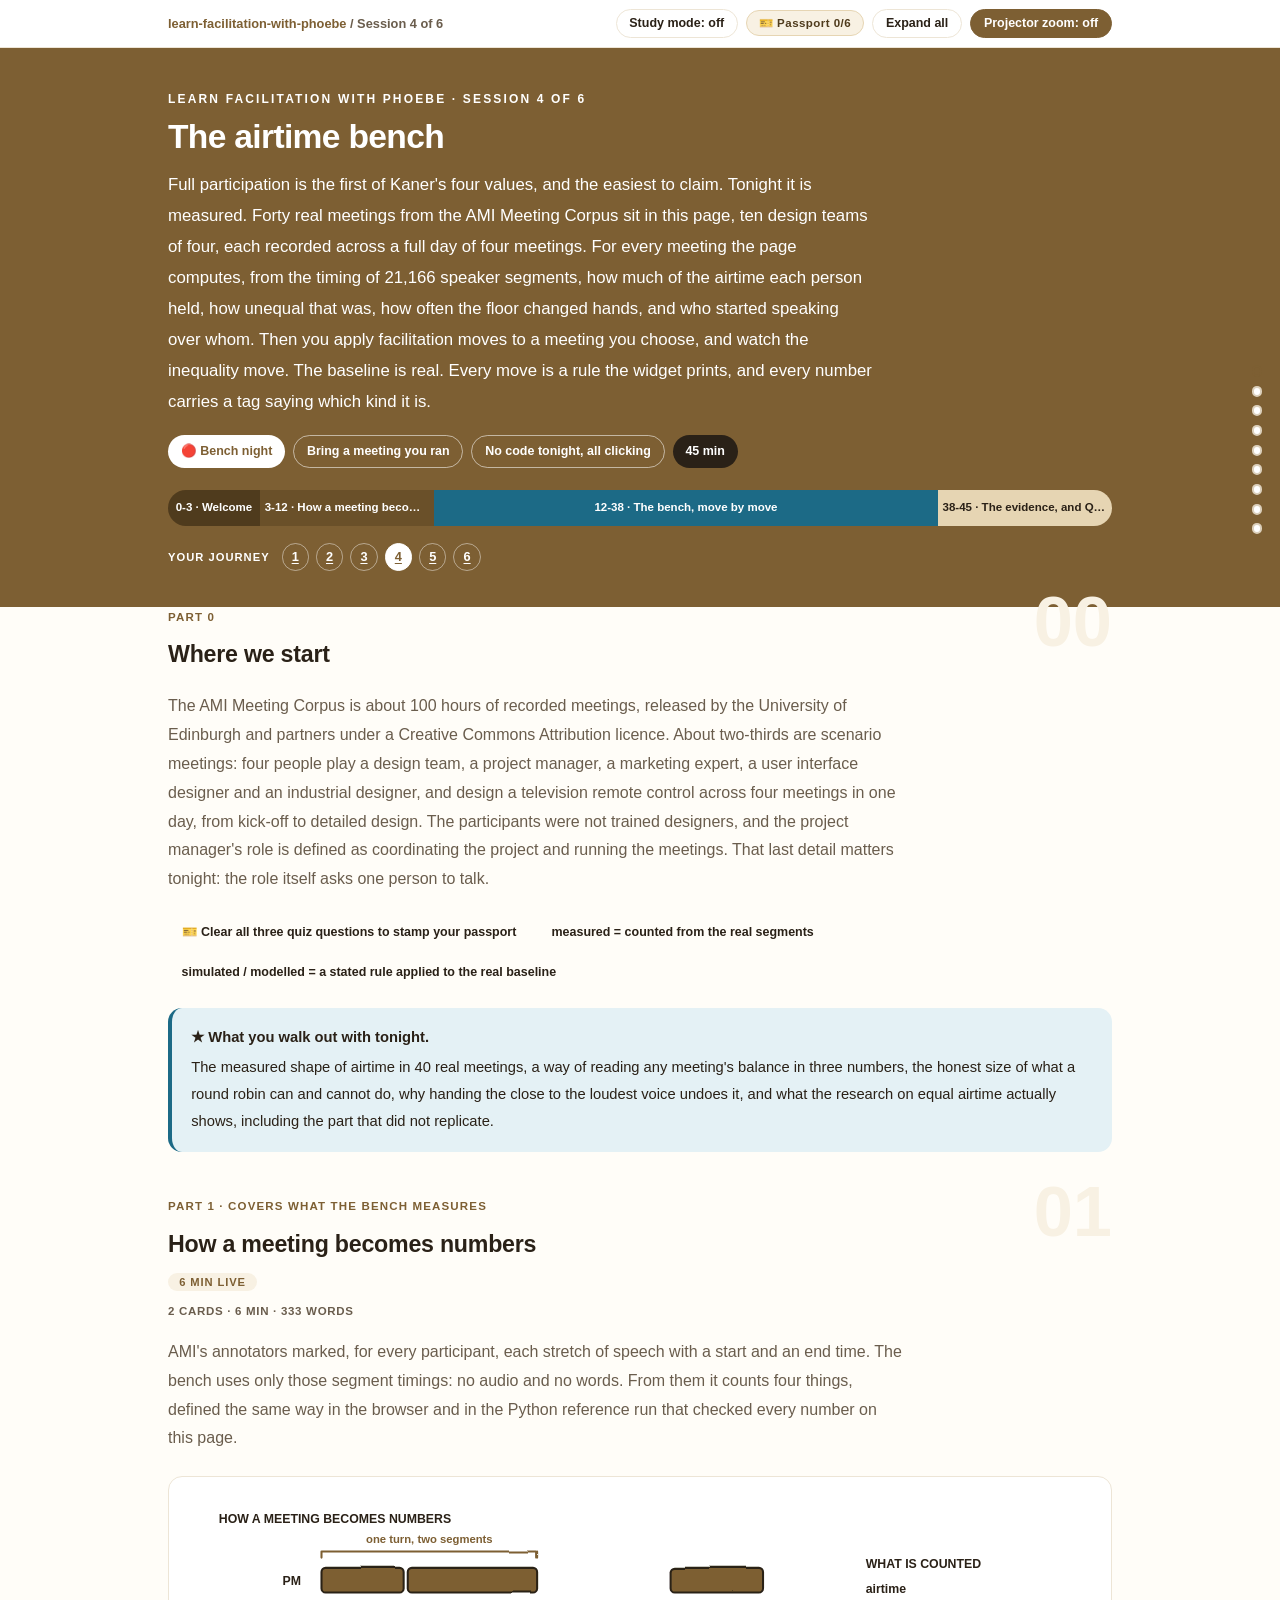
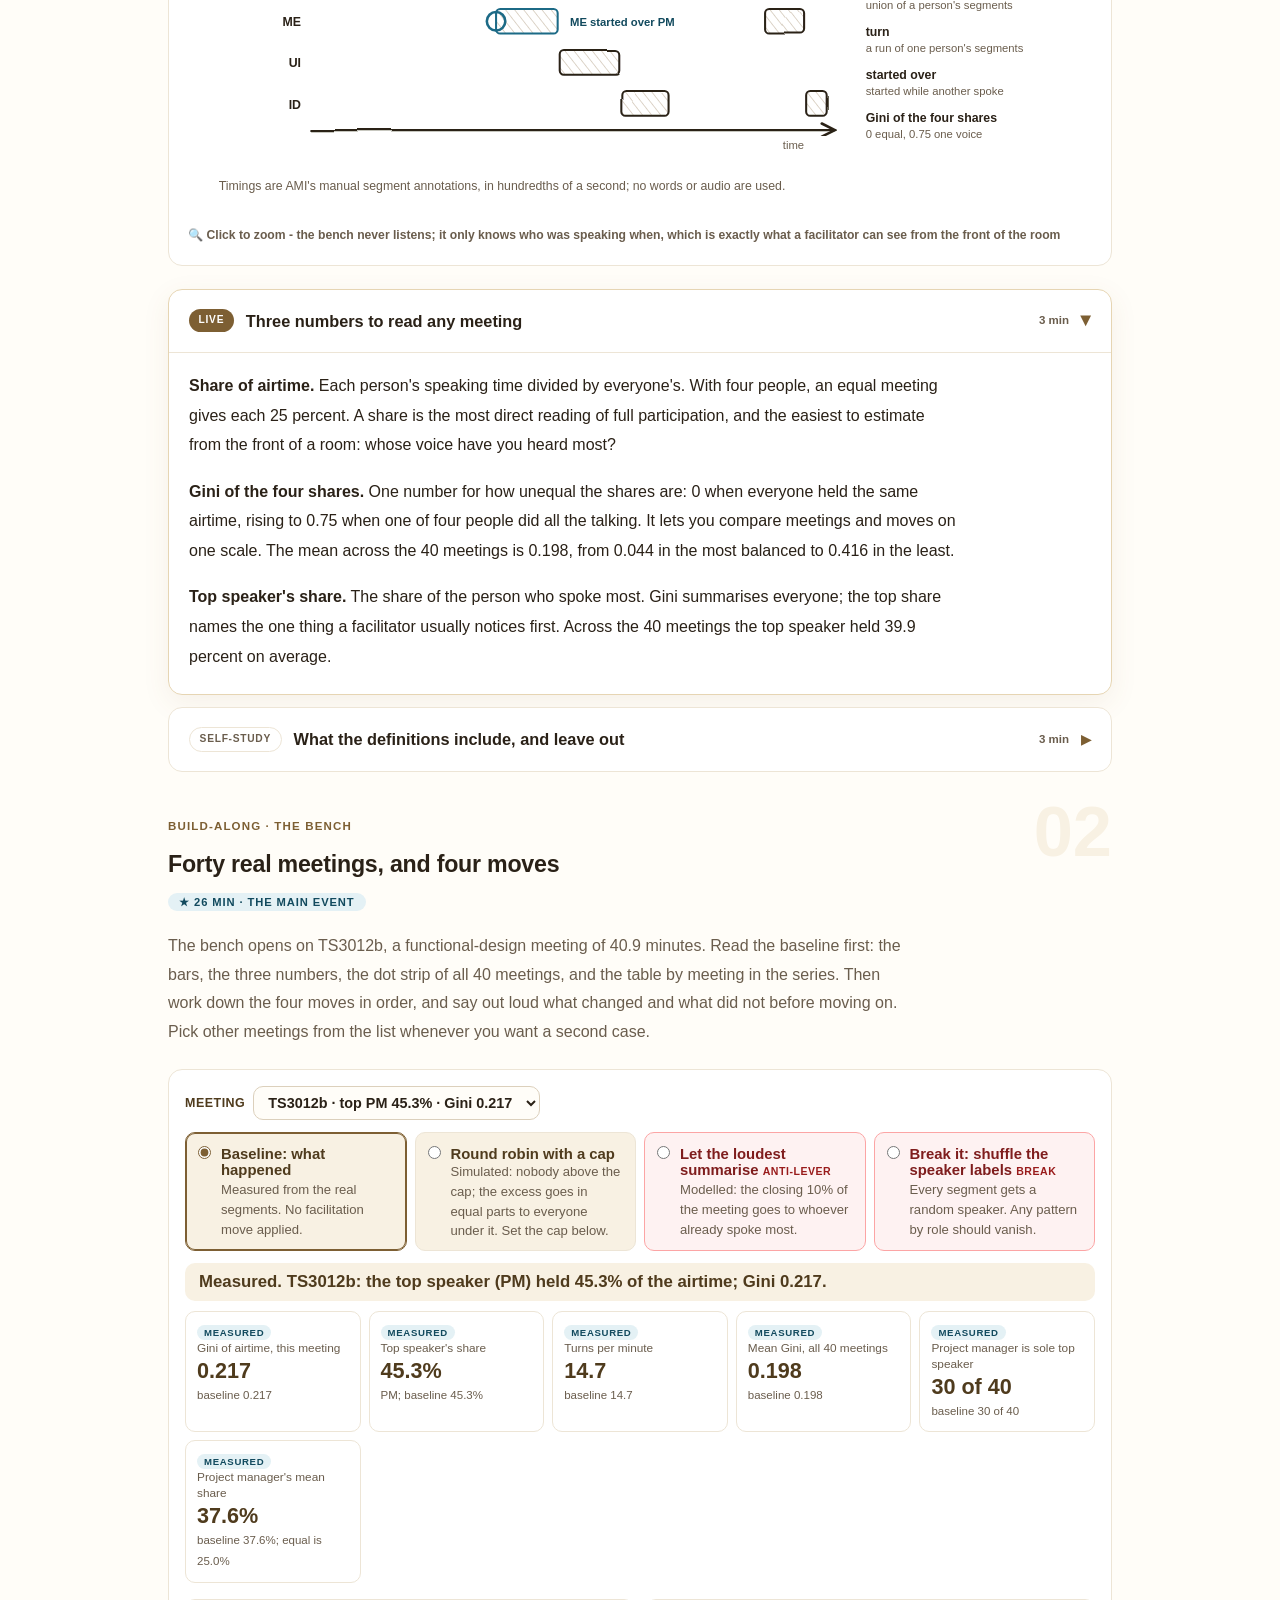
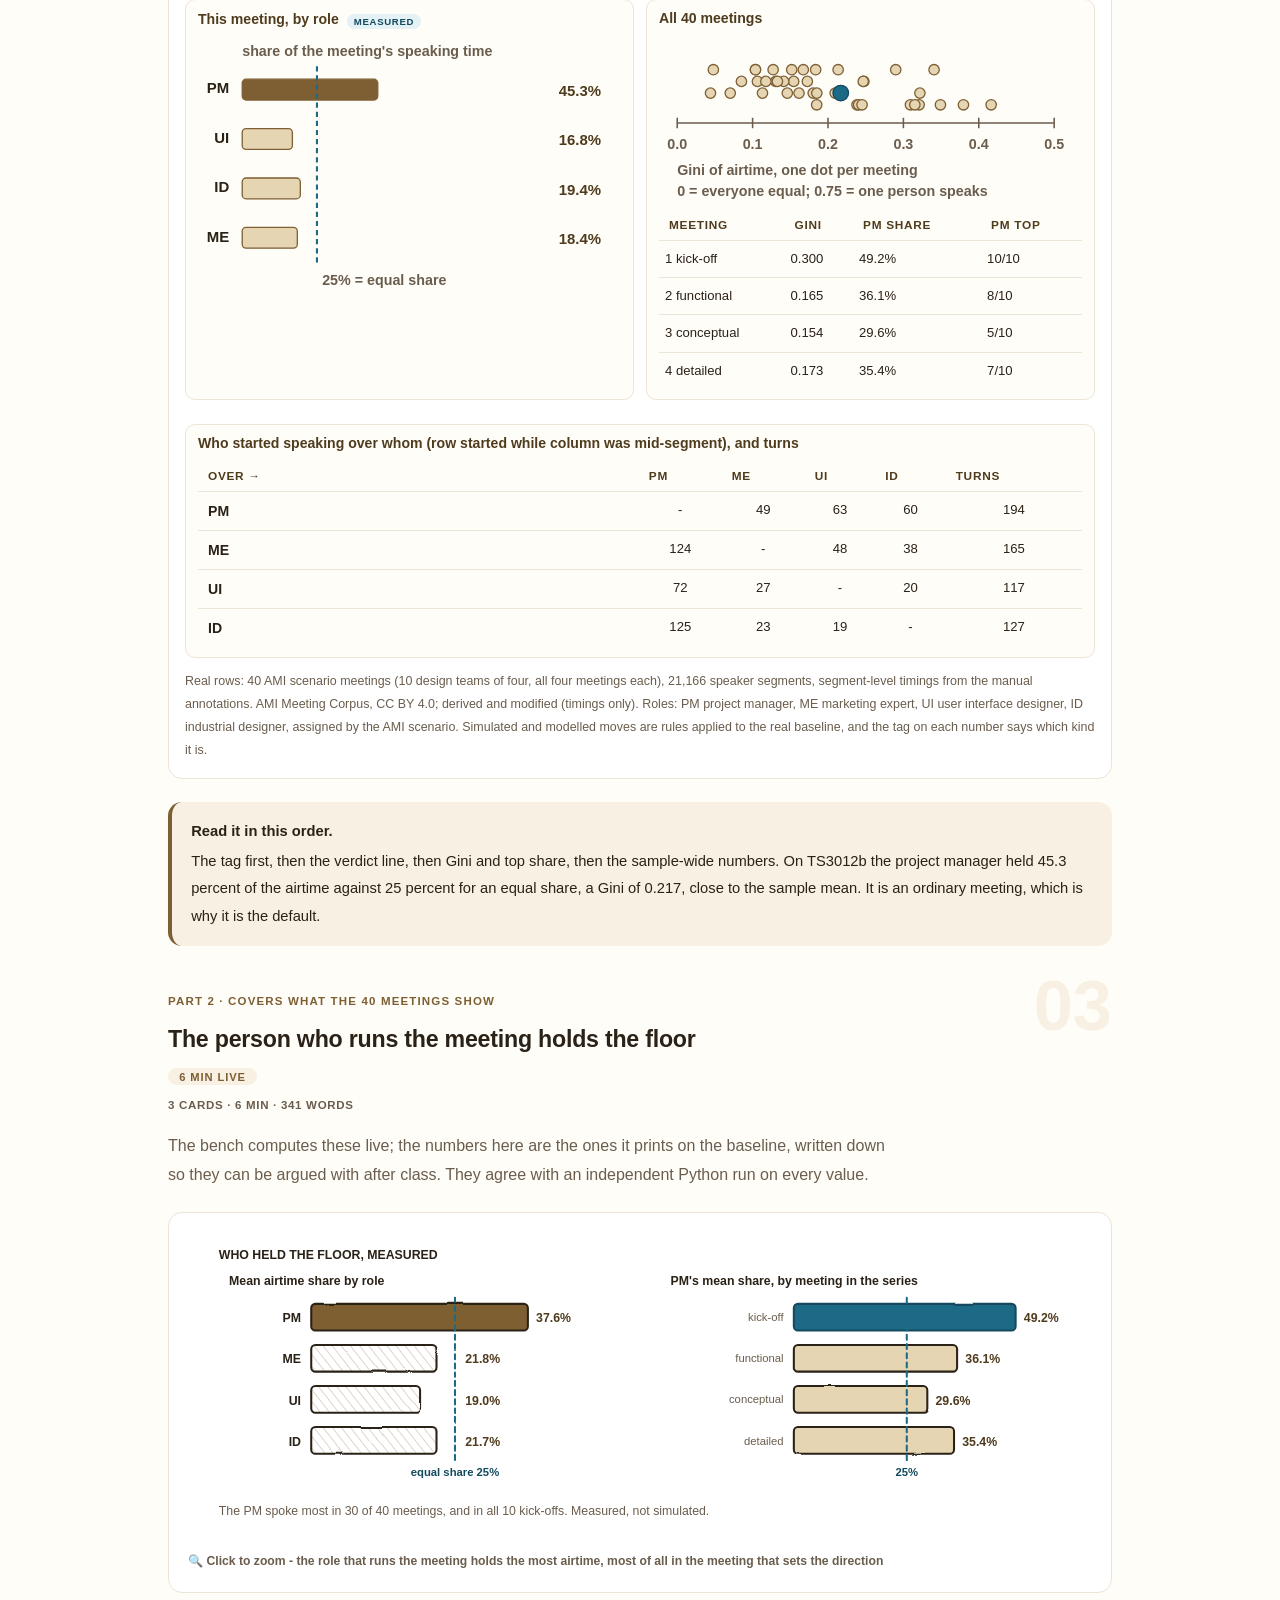
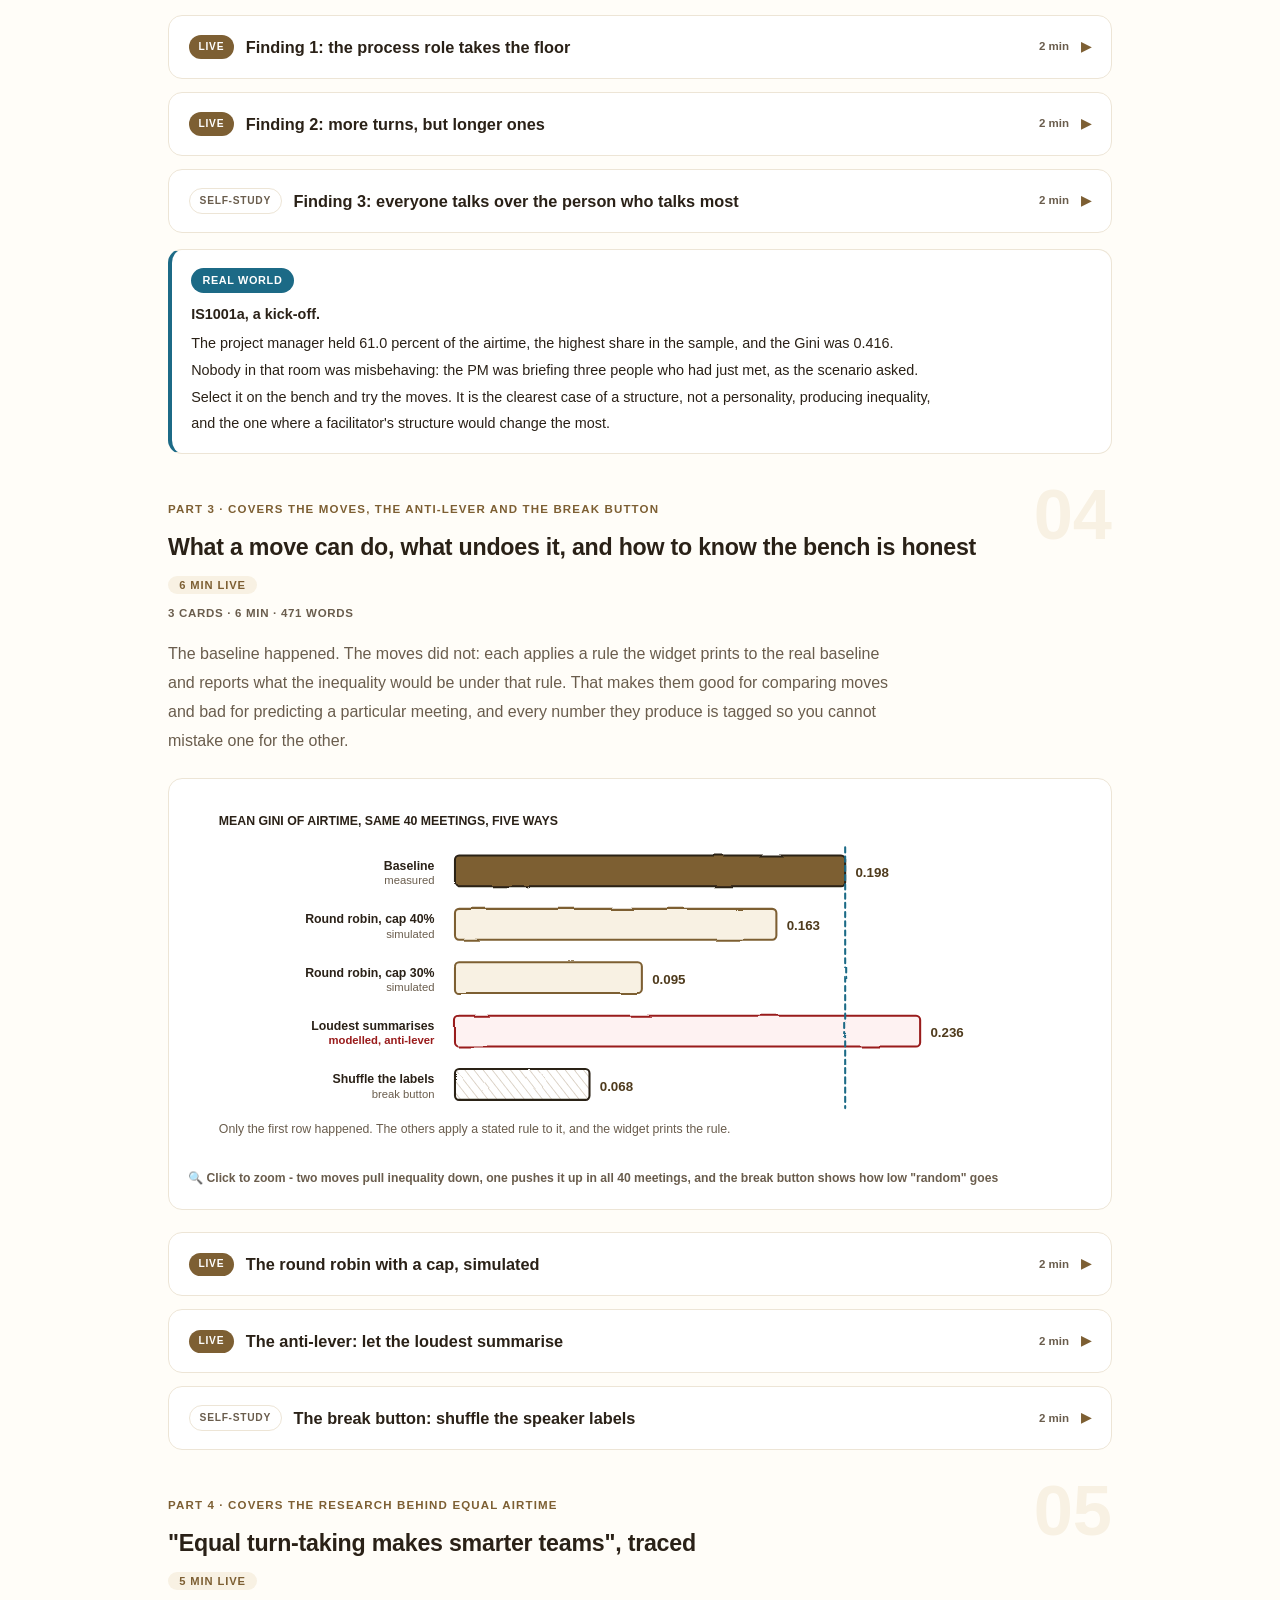
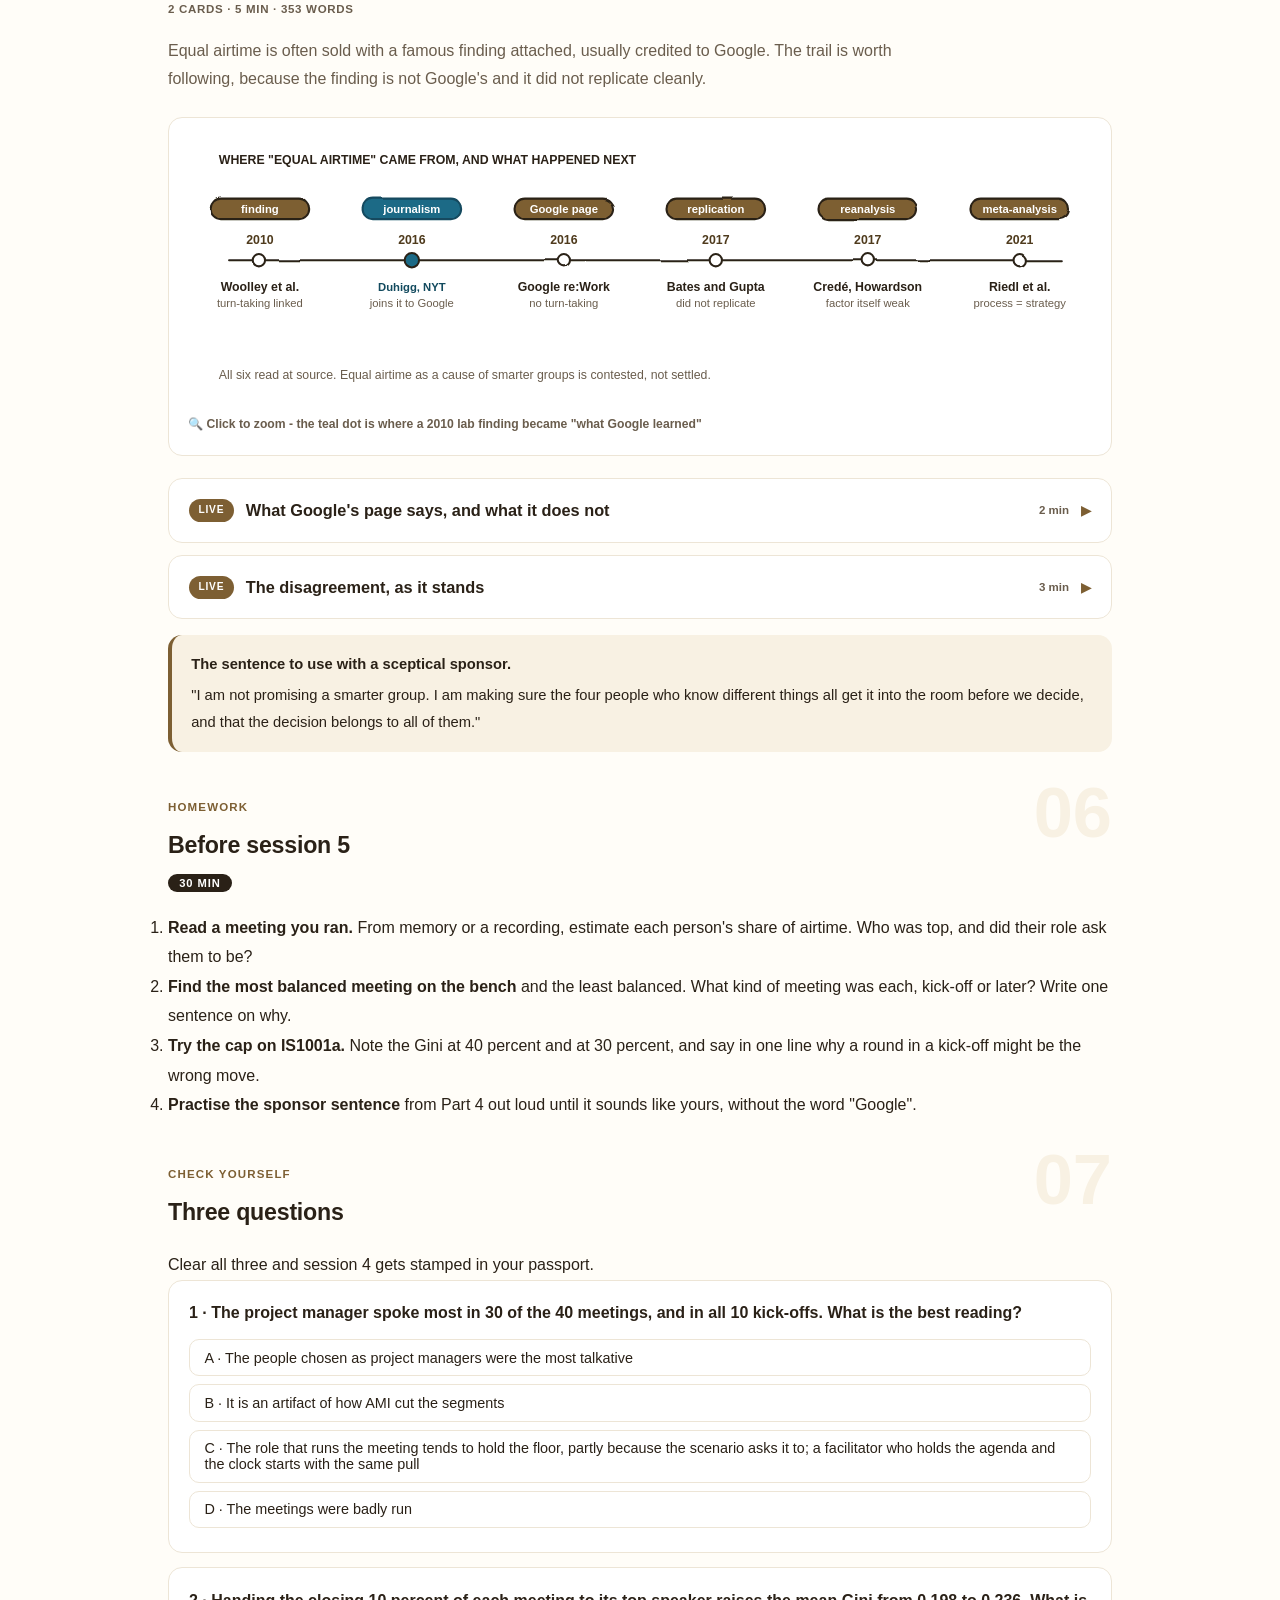
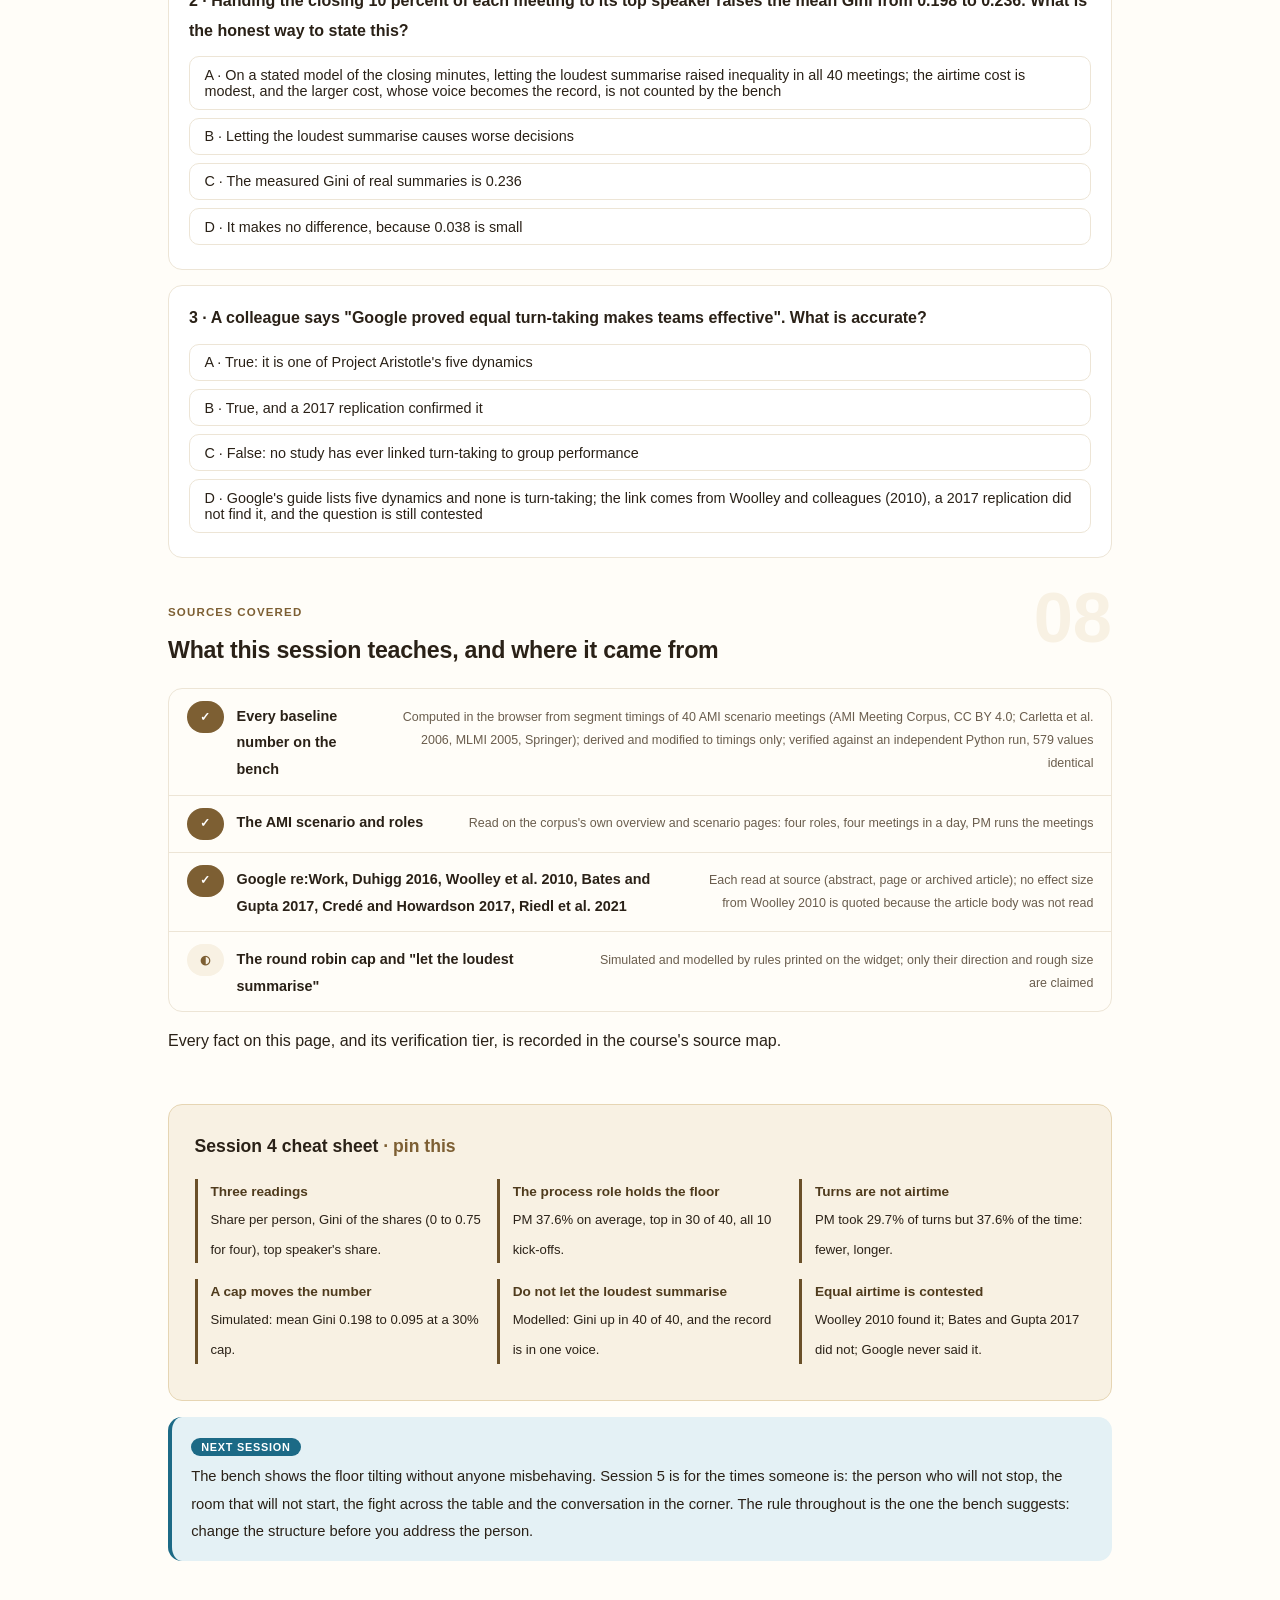
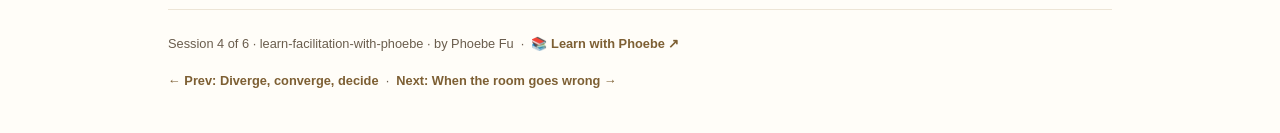
<file: courses/04-the-airtime-bench.html>
<!DOCTYPE html>
<html lang="en">
<head>
<meta charset="UTF-8">
<meta name="viewport" content="width=device-width, initial-scale=1.0">
<!-- social:start -->
<meta name="description" content="Session 4 of 6. Forty real meetings from the AMI Meeting Corpus, every speaker's airtime, turns and overlaps computed in your browser. The project manager spoke most in 30 of 40. A round robin with a cap, simulated; let the loudest summarise, modelled; and a break button that shuffles the labels.">
<meta property="og:type" content="article">
<meta property="og:site_name" content="Learn with Phoebe">
<meta property="og:title" content="The airtime bench - learn facilitation with phoebe">
<meta property="og:description" content="Session 4 of 6. Who held the floor in 40 real meetings, and what a facilitation move would change. Baseline measured, moves labelled.">
<meta property="og:url" content="https://phoebefu6.github.io/learn-facilitation-with-phoebe/courses/04-the-airtime-bench.html">
<meta property="og:image" content="https://phoebefu6.github.io/learn-facilitation-with-phoebe/assets/og-cover.png">
<meta property="og:image:width" content="1200">
<meta property="og:image:height" content="630">
<meta name="twitter:card" content="summary_large_image">
<meta name="twitter:title" content="The airtime bench - learn facilitation with phoebe">
<meta name="twitter:description" content="Session 4 of 6. 40 real meetings, airtime and turns measured live.">
<meta name="twitter:image" content="https://phoebefu6.github.io/learn-facilitation-with-phoebe/assets/og-cover.png">
<!-- social:end -->
<title>Session 4 · The airtime bench - learn facilitation with phoebe</title>
<link rel="stylesheet" href="../assets/style.css?v=22">
</head>
<body>

<div class="toolbar">
  <div class="wrap">
    <span class="crumb"><a href="../index.html">learn-facilitation-with-phoebe</a> / Session 4 of 6</span>
    <button class="btn" id="toggle-all" type="button">Expand all</button>
    <button class="btn primary" id="zoom-toggle" type="button">Projector zoom: off</button>
  </div>
</div>

<header class="masthead">
  <div class="wrap">
    <div class="eyebrow">Learn Facilitation with Phoebe · Session 4 of 6</div>
    <h1>The <span class="accent">airtime</span> bench</h1>
    <p class="sub">Full participation is the first of Kaner's four values, and the easiest to claim. Tonight it is measured. Forty real meetings from the AMI Meeting Corpus sit in this page, ten design teams of four, each recorded across a full day of four meetings. For every meeting the page computes, from the timing of 21,166 speaker segments, how much of the airtime each person held, how unequal that was, how often the floor changed hands, and who started speaking over whom. Then you apply facilitation moves to a meeting you choose, and watch the inequality move. The baseline is real. Every move is a rule the widget prints, and every number carries a tag saying which kind it is.</p>
    <div class="chip-row">
      <span class="chip level">🔴 Bench night</span>
      <span class="chip audience">Bring a meeting you ran</span>
      <span class="chip audience">No code tonight, all clicking</span>
      <span class="chip time">45 min</span>
    </div>
    <div class="agenda">
      <span class="a1" style="flex:1">0-3 · Welcome</span>
      <span class="a2" style="flex:2">3-12 · How a meeting becomes numbers</span>
      <span class="a3" style="flex:6">12-38 · The bench, move by move</span>
      <span class="a4" style="flex:2">38-45 · The evidence, and Q&amp;A</span>
    </div>
  </div>
</header>

<main class="wrap">

  <section class="section" id="intro">
    <div class="section-kicker">
      <span class="klabel">Part 0</span>
      <h2>Where we start</h2>
    </div>
    <p class="lede">The AMI Meeting Corpus is about 100 hours of recorded meetings, released by the University of Edinburgh and partners under a Creative Commons Attribution licence. About two-thirds are scenario meetings: four people play a design team, a project manager, a marketing expert, a user interface designer and an industrial designer, and design a television remote control across four meetings in one day, from kick-off to detailed design. The participants were not trained designers, and the project manager's role is defined as coordinating the project and running the meetings. That last detail matters tonight: the role itself asks one person to talk.</p>

    <div class="legend">
      <span class="pill">🎫 Clear all three quiz questions to stamp your passport</span>
      <span class="pill">measured = counted from the real segments</span>
      <span class="pill">simulated / modelled = a stated rule applied to the real baseline</span>
    </div>

    <div class="callout win">
      <p><strong>★ What you walk out with tonight.</strong> The measured shape of airtime in 40 real meetings, a way of reading any meeting's balance in three numbers, the honest size of what a round robin can and cannot do, why handing the close to the loudest voice undoes it, and what the research on equal airtime actually shows, including the part that did not replicate.</p>
    </div>
  </section>

  <section class="section" id="part-1">
    <div class="section-kicker">
      <span class="klabel">Part 1 · covers what the bench measures</span>
      <h2>How a meeting becomes numbers</h2>
      <span class="tag concept">6 min live</span>
    </div>
    <p class="lede">AMI's annotators marked, for every participant, each stretch of speech with a start and an end time. The bench uses only those segment timings: no audio and no words. From them it counts four things, defined the same way in the browser and in the Python reference run that checked every number on this page.</p>

    <figure class="zoomable">
      <svg viewBox="0 0 880 310" xmlns="http://www.w3.org/2000/svg" role="img" aria-label="Four horizontal lanes for PM, ME, UI and ID with speech segments drawn as bars along a time axis. Two adjacent PM segments are bracketed as one turn. A teal circle marks the moment ME starts while PM is still speaking, counted as ME started over PM. On the right, the four definitions: airtime is the union of a person's segments, a turn is a run of one person's segments, started over means began while another was mid-segment, and the Gini of the four shares runs from 0 for equal to 0.75 for one voice.">
        <defs>
          <filter id="f4aSk" x="-3%" y="-3%" width="106%" height="106%"><feTurbulence type="fractalNoise" baseFrequency="0.02" numOctaves="2" seed="43" result="n"/><feDisplacementMap in="SourceGraphic" in2="n" scale="2.4" xChannelSelector="R" yChannelSelector="G"/></filter>
          <pattern id="f4aHc" patternUnits="userSpaceOnUse" width="7" height="7" patternTransform="rotate(-38)"><line x1="0" y1="0" x2="0" y2="7" stroke="#7D5F33" stroke-width="1" opacity=".5"/></pattern>
          <marker id="f4aAr" viewBox="0 0 10 10" refX="9" refY="5" markerWidth="8" markerHeight="8" orient="auto"><path d="M1 1 L9 5 L1 9" fill="none" stroke="#2A2117" stroke-width="1.6" stroke-linecap="round"/></marker>
        </defs>
        <style>
          .f4aH { font: 800 12px Inter, sans-serif; fill: #2A2117; }
          .f4aL { font: 600 12px Inter, sans-serif; fill: #2A2117; }
          .f4aS { font: 400 11px Inter, sans-serif; fill: #6A5D4D; }
          .f4aB { font: 800 11px Inter, sans-serif; fill: #124A5E; }
          .f4aA { font: 700 11px Inter, sans-serif; fill: #7D5F33; }
          .f4aN { font: 400 12px Inter, sans-serif; fill: #6A5D4D; }
        </style>

        <text class="f4aH" x="30" y="26">HOW A MEETING BECOMES NUMBERS</text>

        <g filter="url(#f4aSk)" fill="none" stroke="#2A2117" stroke-width="2" stroke-linecap="round" stroke-linejoin="round">
          <rect x="130" y="70" width="80" height="24" rx="4" fill="#7D5F33"/>
          <rect x="214" y="70" width="126" height="24" rx="4" fill="#7D5F33"/>
          <rect x="470" y="70" width="90" height="24" rx="4" fill="#7D5F33"/>
          <rect x="300" y="110" width="60" height="24" rx="4" fill="url(#f4aHc)" stroke="#1C6A86"/>
          <rect x="562" y="110" width="38" height="24" rx="4" fill="url(#f4aHc)"/>
          <rect x="362" y="150" width="58" height="24" rx="4" fill="url(#f4aHc)"/>
          <rect x="422" y="190" width="46" height="24" rx="4" fill="url(#f4aHc)"/>
          <rect x="602" y="190" width="20" height="24" rx="4" fill="url(#f4aHc)"/>
          <path d="M130 60 L130 54 L340 54 L340 60" stroke="#7D5F33"/>
          <circle cx="300" cy="122" r="9" stroke="#1C6A86" stroke-width="2.5"/>
          <path d="M120 228 L630 228" marker-end="url(#f4aAr)"/>
        </g>

        <text class="f4aA" x="235" y="46" text-anchor="middle">one turn, two segments</text>
        <text class="f4aL" x="110" y="87" text-anchor="end">PM</text>
        <text class="f4aL" x="110" y="127" text-anchor="end">ME</text>
        <text class="f4aL" x="110" y="167" text-anchor="end">UI</text>
        <text class="f4aL" x="110" y="207" text-anchor="end">ID</text>
        <text class="f4aB" x="372" y="127">ME started over PM</text>
        <text class="f4aS" x="600" y="246" text-anchor="end">time</text>

        <text class="f4aH" x="660" y="70">WHAT IS COUNTED</text>
        <text class="f4aL" x="660" y="94">airtime</text>
        <text class="f4aS" x="660" y="110">union of a person's segments</text>
        <text class="f4aL" x="660" y="136">turn</text>
        <text class="f4aS" x="660" y="152">a run of one person's segments</text>
        <text class="f4aL" x="660" y="178">started over</text>
        <text class="f4aS" x="660" y="194">started while another spoke</text>
        <text class="f4aL" x="660" y="220">Gini of the four shares</text>
        <text class="f4aS" x="660" y="236">0 equal, 0.75 one voice</text>

        <text class="f4aN" x="30" y="286">Timings are AMI's manual segment annotations, in hundredths of a second; no words or audio are used.</text>
      </svg>
      <figcaption>🔍 Click to zoom - the bench never listens; it only knows who was speaking when, which is exactly what a facilitator can see from the front of the room</figcaption>
    </figure>

    <details class="card" open>
      <summary><span class="mode live">Live</span>Three numbers to read any meeting<span class="mini">3 min</span><span class="caret">▶</span></summary>
      <div class="body">
        <p><strong>Share of airtime.</strong> Each person's speaking time divided by everyone's. With four people, an equal meeting gives each 25 percent. A share is the most direct reading of full participation, and the easiest to estimate from the front of a room: whose voice have you heard most?</p>
        <p><strong>Gini of the four shares.</strong> One number for how unequal the shares are: 0 when everyone held the same airtime, rising to 0.75 when one of four people did all the talking. It lets you compare meetings and moves on one scale. The mean across the 40 meetings is 0.198, from 0.044 in the most balanced to 0.416 in the least.</p>
        <p><strong>Top speaker's share.</strong> The share of the person who spoke most. Gini summarises everyone; the top share names the one thing a facilitator usually notices first. Across the 40 meetings the top speaker held 39.9 percent on average.</p>
      </div>
    </details>

    <details class="card">
      <summary><span class="mode self">Self-study</span>What the definitions include, and leave out<span class="mini">3 min</span><span class="caret">▶</span></summary>
      <div class="body">
        <p><strong>Started over</strong> counts every time a person begins a segment while someone else is mid-segment. That includes "yeah" and "mm-hmm" said under someone else's sentence, which are support, not interruption. The bench also counts the stricter case where the first speaker stopped before the second did, but neither is a measure of rudeness. Read the matrix as "who is talking while whom is talking", and expect the person who talks most to be talked over most, simply because they are speaking more of the time.</p>
        <p><strong>Airtime says nothing about quality.</strong> One person explaining a cost model for six minutes may be exactly what the meeting needed. Inequality is a reading to interpret, not a score to minimise, and a kick-off where the project manager briefs the team is supposed to be unequal.</p>
        <p><strong>The sample.</strong> Of the scenario teams with all four meetings, all four roles and complete timings, 32 qualified; ten were drawn with a fixed seed (one team was left out because AMI documents incomplete timings for it). The data is derived from the corpus and modified to timings only, as its licence permits with attribution.</p>
      </div>
    </details>
  </section>

  <section class="section" id="bench">
    <div class="section-kicker">
      <span class="klabel">Build-along · the bench</span>
      <h2>Forty real meetings, and four moves</h2>
      <span class="tag demo">★ 26 min · the main event</span>
    </div>
    <p class="lede">The bench opens on TS3012b, a functional-design meeting of 40.9 minutes. Read the baseline first: the bars, the three numbers, the dot strip of all 40 meetings, and the table by meeting in the series. Then work down the four moves in order, and say out loud what changed and what did not before moving on. Pick other meetings from the list whenever you want a second case.</p>

    <div id="airtime-bench" data-meeting="TS3012b"></div>

    <div class="callout tip">
      <p><strong>Read it in this order.</strong> The tag first, then the verdict line, then Gini and top share, then the sample-wide numbers. On TS3012b the project manager held 45.3 percent of the airtime against 25 percent for an equal share, a Gini of 0.217, close to the sample mean. It is an ordinary meeting, which is why it is the default.</p>
    </div>
  </section>

  <section class="section" id="part-2">
    <div class="section-kicker">
      <span class="klabel">Part 2 · covers what the 40 meetings show</span>
      <h2>The person who runs the meeting holds the floor</h2>
      <span class="tag concept">6 min live</span>
    </div>
    <p class="lede">The bench computes these live; the numbers here are the ones it prints on the baseline, written down so they can be argued with after class. They agree with an independent Python run on every value.</p>

    <figure class="zoomable">
      <svg viewBox="0 0 880 300" xmlns="http://www.w3.org/2000/svg" role="img" aria-label="Two bar charts. Left: mean share of airtime by role across 40 meetings: project manager 37.6 percent, marketing expert 21.8, user interface designer 19.0, industrial designer 21.7, against a dashed equal-share line at 25 percent. Right: the project manager's mean share by meeting in the series: kick-off 49.2 percent, functional design 36.1, conceptual design 29.6, detailed design 35.4.">
        <defs>
          <filter id="f4bSk" x="-3%" y="-3%" width="106%" height="106%"><feTurbulence type="fractalNoise" baseFrequency="0.02" numOctaves="2" seed="47" result="n"/><feDisplacementMap in="SourceGraphic" in2="n" scale="2.4" xChannelSelector="R" yChannelSelector="G"/></filter>
          <pattern id="f4bHc" patternUnits="userSpaceOnUse" width="7" height="7" patternTransform="rotate(-38)"><line x1="0" y1="0" x2="0" y2="7" stroke="#7D5F33" stroke-width="1" opacity=".5"/></pattern>
        </defs>
        <style>
          .f4bH { font: 800 12px Inter, sans-serif; fill: #2A2117; }
          .f4bL { font: 600 12px Inter, sans-serif; fill: #2A2117; }
          .f4bS { font: 400 11px Inter, sans-serif; fill: #6A5D4D; }
          .f4bB { font: 800 11px Inter, sans-serif; fill: #124A5E; }
          .f4bV { font: 800 12px Inter, sans-serif; fill: #4F3B1D; }
          .f4bN { font: 400 12px Inter, sans-serif; fill: #6A5D4D; }
        </style>

        <text class="f4bH" x="30" y="26">WHO HELD THE FLOOR, MEASURED</text>
        <text class="f4bL" x="40" y="52">Mean airtime share by role</text>
        <text class="f4bL" x="470" y="52">PM's mean share, by meeting in the series</text>

        <g filter="url(#f4bSk)" fill="none" stroke="#2A2117" stroke-width="2" stroke-linecap="round" stroke-linejoin="round">
          <rect x="120" y="70" width="211" height="26" rx="4" fill="#7D5F33"/>
          <rect x="120" y="110" width="122" height="26" rx="4" fill="url(#f4bHc)"/>
          <rect x="120" y="150" width="106" height="26" rx="4" fill="url(#f4bHc)"/>
          <rect x="120" y="190" width="122" height="26" rx="4" fill="url(#f4bHc)"/>
          <path d="M260 64 L260 222" stroke="#1C6A86" stroke-dasharray="5 4"/>
          <rect x="590" y="70" width="216" height="26" rx="4" fill="#1C6A86" stroke="#124A5E"/>
          <rect x="590" y="110" width="159" height="26" rx="4" fill="#E6D5B3"/>
          <rect x="590" y="150" width="130" height="26" rx="4" fill="#E6D5B3"/>
          <rect x="590" y="190" width="156" height="26" rx="4" fill="#E6D5B3"/>
          <path d="M700 64 L700 222" stroke="#1C6A86" stroke-dasharray="5 4"/>
        </g>

        <text class="f4bL" x="110" y="88" text-anchor="end">PM</text>
        <text class="f4bL" x="110" y="128" text-anchor="end">ME</text>
        <text class="f4bL" x="110" y="168" text-anchor="end">UI</text>
        <text class="f4bL" x="110" y="208" text-anchor="end">ID</text>
        <text class="f4bV" x="339" y="88">37.6%</text>
        <text class="f4bV" x="270" y="128">21.8%</text>
        <text class="f4bV" x="270" y="168">19.0%</text>
        <text class="f4bV" x="270" y="208">21.7%</text>
        <text class="f4bB" x="260" y="238" text-anchor="middle">equal share 25%</text>

        <text class="f4bS" x="580" y="87" text-anchor="end">kick-off</text>
        <text class="f4bS" x="580" y="127" text-anchor="end">functional</text>
        <text class="f4bS" x="580" y="167" text-anchor="end">conceptual</text>
        <text class="f4bS" x="580" y="207" text-anchor="end">detailed</text>
        <text class="f4bV" x="814" y="88">49.2%</text>
        <text class="f4bV" x="757" y="128">36.1%</text>
        <text class="f4bV" x="728" y="168">29.6%</text>
        <text class="f4bV" x="754" y="208">35.4%</text>
        <text class="f4bB" x="700" y="238" text-anchor="middle">25%</text>

        <text class="f4bN" x="30" y="276">The PM spoke most in 30 of 40 meetings, and in all 10 kick-offs. Measured, not simulated.</text>
      </svg>
      <figcaption>🔍 Click to zoom - the role that runs the meeting holds the most airtime, most of all in the meeting that sets the direction</figcaption>
    </figure>

    <details class="card">
      <summary><span class="mode live">Live</span>Finding 1: the process role takes the floor<span class="mini">2 min</span><span class="caret">▶</span></summary>
      <div class="body">
        <p>Across the 40 meetings the project manager held 37.6 percent of the airtime on average, against 21.8, 19.0 and 21.7 percent for the other three roles, and was the top speaker in 30 of 40. In the ten kick-offs the PM held 49.2 percent and was the top speaker every time. By the third meeting, conceptual design, the PM's share was 29.6 percent and the PM was top in 5 of 10.</p>
        <p>Part of this is the job description. AMI's scenario asks the PM to coordinate and run the meetings, so a kick-off where the PM talks for half the time is the role working as written. That is exactly the lesson for facilitation: whoever holds the process tends to hold the floor, whether or not anyone meant them to. A facilitator who is also the person with the agenda, the slides and the clock starts every meeting with that pull, and has to design against it.</p>
      </div>
    </details>

    <details class="card">
      <summary><span class="mode live">Live</span>Finding 2: more turns, but longer ones<span class="mini">2 min</span><span class="caret">▶</span></summary>
      <div class="body">
        <p>The PM took 29.7 percent of the turns but 37.6 percent of the airtime: PM turns are longer than everyone else's. The other three roles took 24.6, 22.7 and 23.1 percent of the turns. Turn counts are much closer to equal than airtime. People got in; they just did not stay long. A meeting can look participatory from the number of voices heard and still be run by one person's long turns. The floor changed hands about 14.1 times a minute on average, so these are lively meetings, not monologues.</p>
      </div>
    </details>

    <details class="card">
      <summary><span class="mode self">Self-study</span>Finding 3: everyone talks over the person who talks most<span class="mini">2 min</span><span class="caret">▶</span></summary>
      <div class="body">
        <p>Summed over the 40 meetings, other people started speaking while the PM was mid-segment 5,914 times, and the PM started over others 4,788 times. In TS3012b the industrial designer started over the PM 125 times and the marketing expert 124 times. Read with care: the person who holds the floor longest is the one others most often overlap, and much of it is agreement noises and attempts to get in. A high count in the column under one name is a sign the floor was hard to get, not that the others were rude.</p>
      </div>
    </details>

    <div class="callout example">
      <span class="ex-pill">Real world</span>
      <p><strong>IS1001a, a kick-off.</strong> The project manager held 61.0 percent of the airtime, the highest share in the sample, and the Gini was 0.416. Nobody in that room was misbehaving: the PM was briefing three people who had just met, as the scenario asked. Select it on the bench and try the moves. It is the clearest case of a structure, not a personality, producing inequality, and the one where a facilitator's structure would change the most.</p>
    </div>
  </section>

  <section class="section" id="part-3">
    <div class="section-kicker">
      <span class="klabel">Part 3 · covers the moves, the anti-lever and the break button</span>
      <h2>What a move can do, what undoes it, and how to know the bench is honest</h2>
      <span class="tag concept">6 min live</span>
    </div>
    <p class="lede">The baseline happened. The moves did not: each applies a rule the widget prints to the real baseline and reports what the inequality would be under that rule. That makes them good for comparing moves and bad for predicting a particular meeting, and every number they produce is tagged so you cannot mistake one for the other.</p>

    <figure class="zoomable">
      <svg viewBox="0 0 880 350" xmlns="http://www.w3.org/2000/svg" role="img" aria-label="Five horizontal bars of mean Gini across the same 40 meetings. Baseline, measured: 0.198. Round robin capped at 40 percent, simulated: 0.163. Round robin capped at 30 percent, simulated: 0.095. Let the loudest summarise, modelled: 0.236, the only bar longer than the baseline. Shuffle the speaker labels, the break button: 0.068.">
        <defs>
          <filter id="f4cSk" x="-3%" y="-3%" width="106%" height="106%"><feTurbulence type="fractalNoise" baseFrequency="0.02" numOctaves="2" seed="53" result="n"/><feDisplacementMap in="SourceGraphic" in2="n" scale="2.4" xChannelSelector="R" yChannelSelector="G"/></filter>
          <pattern id="f4cHc" patternUnits="userSpaceOnUse" width="7" height="7" patternTransform="rotate(-38)"><line x1="0" y1="0" x2="0" y2="7" stroke="#7D5F33" stroke-width="1" opacity=".5"/></pattern>
        </defs>
        <style>
          .f4cH { font: 800 12px Inter, sans-serif; fill: #2A2117; }
          .f4cL { font: 600 12px Inter, sans-serif; fill: #2A2117; }
          .f4cS { font: 400 11px Inter, sans-serif; fill: #6A5D4D; }
          .f4cR { font: 800 11px Inter, sans-serif; fill: #991B1B; }
          .f4cV { font: 800 13px Inter, sans-serif; fill: #4F3B1D; }
          .f4cN { font: 400 12px Inter, sans-serif; fill: #6A5D4D; }
        </style>

        <text class="f4cH" x="30" y="26">MEAN GINI OF AIRTIME, SAME 40 MEETINGS, FIVE WAYS</text>

        <g filter="url(#f4cSk)" fill="none" stroke="#2A2117" stroke-width="2" stroke-linecap="round" stroke-linejoin="round">
          <rect x="260" y="56" width="380" height="30" rx="4" fill="#7D5F33"/>
          <rect x="260" y="108" width="313" height="30" rx="4" fill="#F8F1E3" stroke="#7D5F33"/>
          <rect x="260" y="160" width="182" height="30" rx="4" fill="#F8F1E3" stroke="#7D5F33"/>
          <rect x="260" y="212" width="453" height="30" rx="4" fill="#FEF2F2" stroke="#991B1B"/>
          <rect x="260" y="264" width="131" height="30" rx="4" fill="url(#f4cHc)"/>
          <path d="M640 48 L640 302" stroke="#1C6A86" stroke-dasharray="5 4"/>
        </g>

        <text class="f4cL" x="240" y="70" text-anchor="end">Baseline</text>
        <text class="f4cS" x="240" y="84" text-anchor="end">measured</text>
        <text class="f4cL" x="240" y="122" text-anchor="end">Round robin, cap 40%</text>
        <text class="f4cS" x="240" y="136" text-anchor="end">simulated</text>
        <text class="f4cL" x="240" y="174" text-anchor="end">Round robin, cap 30%</text>
        <text class="f4cS" x="240" y="188" text-anchor="end">simulated</text>
        <text class="f4cL" x="240" y="226" text-anchor="end">Loudest summarises</text>
        <text class="f4cR" x="240" y="240" text-anchor="end">modelled, anti-lever</text>
        <text class="f4cL" x="240" y="278" text-anchor="end">Shuffle the labels</text>
        <text class="f4cS" x="240" y="292" text-anchor="end">break button</text>
        <text class="f4cV" x="650" y="77">0.198</text>
        <text class="f4cV" x="583" y="129">0.163</text>
        <text class="f4cV" x="452" y="181">0.095</text>
        <text class="f4cV" x="723" y="233">0.236</text>
        <text class="f4cV" x="401" y="285">0.068</text>

        <text class="f4cN" x="30" y="326">Only the first row happened. The others apply a stated rule to it, and the widget prints the rule.</text>
      </svg>
      <figcaption>🔍 Click to zoom - two moves pull inequality down, one pushes it up in all 40 meetings, and the break button shows how low "random" goes</figcaption>
    </figure>

    <details class="card">
      <summary><span class="mode live">Live</span>The round robin with a cap, simulated<span class="mini">2 min</span><span class="caret">▶</span></summary>
      <div class="body">
        <p><strong>The rule:</strong> nobody may hold more than the cap; whatever was above it is handed out in equal parts to everyone below it, repeated until nobody is over. Total airtime stays the same. At a 40 percent cap the mean Gini falls from 0.198 to 0.163, because most meetings had nobody above 40 percent and are untouched. At 30 percent it falls to 0.095, the PM's mean share falls to 28.9 percent, and the PM is the sole top speaker in 22 of 40 meetings instead of 30. On TS3012b, a 30 percent cap takes Gini from 0.217 to 0.063.</p>
        <p><strong>What it does not show:</strong> a real round changes more than the totals. It changes the order of ideas, who responds to whom, and sometimes how long the meeting runs. The cap is a way to see the size of the imbalance a structure would have to absorb, not a forecast of a better meeting. Drag the slider down to 25 percent and Gini goes to zero, which no real meeting does.</p>
      </div>
    </details>

    <details class="card">
      <summary><span class="mode live">Live</span>The anti-lever: let the loudest summarise<span class="mini">2 min</span><span class="caret">▶</span></summary>
      <div class="body">
        <p>Ending a meeting with "Ravi, can you sum up where we landed?" feels efficient: Ravi has been the most engaged, and he knows the material. <strong>The model:</strong> every segment that starts in the last 10 percent of the meeting is handed to whoever already spoke most. Mean Gini rises from 0.198 to 0.236, the top speaker's mean share from 39.9 to 43.9 percent, and inequality rises in all 40 meetings. On TS3012b the PM's share goes from 45.3 to 49.4 percent.</p>
        <p>The honest nuance: it is a model of the closing minutes, and in some meetings the top speaker would summarise fairly. The airtime cost is small. The bigger cost is the one the bench cannot count: the summary is the part of a meeting people remember and the part that becomes the record, and it is now in the voice that already dominated. Session 6 closes a different way.</p>
      </div>
    </details>

    <details class="card">
      <summary><span class="mode self">Self-study</span>The break button: shuffle the speaker labels<span class="mini">2 min</span><span class="caret">▶</span></summary>
      <div class="body">
        <p>A bench that can only produce the result you expect is measuring nothing. The break button gives every segment a speaker drawn at random from the four, with a fixed seed, and recomputes everything. If the PM's dominance came from the people, it should vanish; if it came from some artifact of how segments were cut, it would survive. It vanishes: the PM's mean share drops to 25.3 percent, the PM is top in 9 of 40 (about the 10 you would expect by chance), and the mean Gini falls to 0.068.</p>
        <p>That 0.068 is also worth reading. Random labels do not give perfect equality, because segments differ in length and a random draw is uneven. It is the floor a four-person meeting reaches with no pattern at all, and a useful reminder that a Gini of 0.05 in a real meeting is about as equal as meetings get.</p>
      </div>
    </details>
  </section>

  <section class="section" id="part-4">
    <div class="section-kicker">
      <span class="klabel">Part 4 · covers the research behind equal airtime</span>
      <h2>"Equal turn-taking makes smarter teams", traced</h2>
      <span class="tag concept">5 min live</span>
    </div>
    <p class="lede">Equal airtime is often sold with a famous finding attached, usually credited to Google. The trail is worth following, because the finding is not Google's and it did not replicate cleanly.</p>

    <figure class="zoomable">
      <svg viewBox="0 0 880 260" xmlns="http://www.w3.org/2000/svg" role="img" aria-label="A timeline of six sources. 2010, Woolley and colleagues in Science link a collective intelligence factor to equal turn-taking. 2016, Duhigg's New York Times Magazine article joins that finding to Google's story. 2016, Google's re:Work guide lists five team dynamics and never mentions turn-taking. 2017, Bates and Gupta find turn-taking did not replicate. 2017, Crede and Howardson find the factor itself weak. 2021, Riedl and colleagues find process matters, where process means strategy and skill matching. The 2016 article is highlighted as the bridge.">
        <defs>
          <filter id="f4dSk" x="-3%" y="-3%" width="106%" height="106%"><feTurbulence type="fractalNoise" baseFrequency="0.02" numOctaves="2" seed="59" result="n"/><feDisplacementMap in="SourceGraphic" in2="n" scale="2.4" xChannelSelector="R" yChannelSelector="G"/></filter>
        </defs>
        <style>
          .f4dH { font: 800 12px Inter, sans-serif; fill: #2A2117; }
          .f4dL { font: 600 12px Inter, sans-serif; fill: #2A2117; }
          .f4dS { font: 400 11px Inter, sans-serif; fill: #6A5D4D; }
          .f4dB { font: 800 11px Inter, sans-serif; fill: #124A5E; }
          .f4dW { font: 800 11px Inter, sans-serif; fill: #FFFFFF; }
          .f4dD { font: 800 12px Inter, sans-serif; fill: #4F3B1D; }
          .f4dN { font: 400 12px Inter, sans-serif; fill: #6A5D4D; }
        </style>

        <text class="f4dH" x="30" y="26">WHERE "EQUAL AIRTIME" CAME FROM, AND WHAT HAPPENED NEXT</text>

        <g filter="url(#f4dSk)" fill="none" stroke="#2A2117" stroke-width="2" stroke-linecap="round" stroke-linejoin="round">
          <path d="M40 120 L850 120"/>
          <rect x="22" y="60" width="96" height="20" rx="10" fill="#7D5F33"/>
          <rect x="170" y="60" width="96" height="20" rx="10" fill="#1C6A86" stroke="#124A5E"/>
          <rect x="318" y="60" width="96" height="20" rx="10" fill="#7D5F33"/>
          <rect x="466" y="60" width="96" height="20" rx="10" fill="#7D5F33"/>
          <rect x="614" y="60" width="96" height="20" rx="10" fill="#7D5F33"/>
          <rect x="762" y="60" width="96" height="20" rx="10" fill="#7D5F33"/>
          <circle cx="70" cy="120" r="6" fill="#FFFFFF"/>
          <circle cx="218" cy="120" r="7" fill="#1C6A86"/>
          <circle cx="366" cy="120" r="6" fill="#FFFFFF"/>
          <circle cx="514" cy="120" r="6" fill="#FFFFFF"/>
          <circle cx="662" cy="120" r="6" fill="#FFFFFF"/>
          <circle cx="810" cy="120" r="6" fill="#FFFFFF"/>
        </g>

        <text class="f4dW" x="70" y="74" text-anchor="middle">finding</text>
        <text class="f4dW" x="218" y="74" text-anchor="middle">journalism</text>
        <text class="f4dW" x="366" y="74" text-anchor="middle">Google page</text>
        <text class="f4dW" x="514" y="74" text-anchor="middle">replication</text>
        <text class="f4dW" x="662" y="74" text-anchor="middle">reanalysis</text>
        <text class="f4dW" x="810" y="74" text-anchor="middle">meta-analysis</text>
        <text class="f4dD" x="70" y="104" text-anchor="middle">2010</text>
        <text class="f4dD" x="218" y="104" text-anchor="middle">2016</text>
        <text class="f4dD" x="366" y="104" text-anchor="middle">2016</text>
        <text class="f4dD" x="514" y="104" text-anchor="middle">2017</text>
        <text class="f4dD" x="662" y="104" text-anchor="middle">2017</text>
        <text class="f4dD" x="810" y="104" text-anchor="middle">2021</text>
        <text class="f4dL" x="70" y="150" text-anchor="middle">Woolley et al.</text>
        <text class="f4dS" x="70" y="166" text-anchor="middle">turn-taking linked</text>
        <text class="f4dB" x="218" y="150" text-anchor="middle">Duhigg, NYT</text>
        <text class="f4dS" x="218" y="166" text-anchor="middle">joins it to Google</text>
        <text class="f4dL" x="366" y="150" text-anchor="middle">Google re:Work</text>
        <text class="f4dS" x="366" y="166" text-anchor="middle">no turn-taking</text>
        <text class="f4dL" x="514" y="150" text-anchor="middle">Bates and Gupta</text>
        <text class="f4dS" x="514" y="166" text-anchor="middle">did not replicate</text>
        <text class="f4dL" x="662" y="150" text-anchor="middle">Credé, Howardson</text>
        <text class="f4dS" x="662" y="166" text-anchor="middle">factor itself weak</text>
        <text class="f4dL" x="810" y="150" text-anchor="middle">Riedl et al.</text>
        <text class="f4dS" x="810" y="166" text-anchor="middle">process = strategy</text>

        <text class="f4dN" x="30" y="236">All six read at source. Equal airtime as a cause of smarter groups is contested, not settled.</text>
      </svg>
      <figcaption>🔍 Click to zoom - the teal dot is where a 2010 lab finding became "what Google learned"</figcaption>
    </figure>

    <details class="card">
      <summary><span class="mode live">Live</span>What Google's page says, and what it does not<span class="mini">2 min</span><span class="caret">▶</span></summary>
      <div class="body">
        <p>Google's re:Work guide on team effectiveness describes Project Aristotle: 180 teams, 115 engineering project teams and 65 sales pods, and five dynamics in order of importance: psychological safety, dependability, structure and clarity, meaning, and impact. It lists factors that did not significantly matter at Google, including consensus-driven decision making, extroversion, team size and seniority. The words "turn" and "conversation" do not appear on the page.</p>
        <p>The turn-taking idea arrived through Charles Duhigg's 2016 New York Times Magazine article, which described Woolley and colleagues' research next to Google's psychological-safety finding. Saying "Google found that equal turn-taking makes teams effective" merges a university study, a magazine article and a company guide into one claim none of them made.</p>
      </div>
    </details>

    <details class="card">
      <summary><span class="mode live">Live</span>The disagreement, as it stands<span class="mini">3 min</span><span class="caret">▶</span></summary>
      <div class="body">
        <p><strong>Woolley, Chabris, Pentland, Hashmi and Malone (2010, Science)</strong> studied 699 people in groups of two to five and reported a general "collective intelligence" factor that was not strongly correlated with members' average or maximum intelligence, and was correlated with members' average social sensitivity, the equality of conversational turn-taking, and the proportion of women in the group.</p>
        <p><strong>Bates and Gupta (2017, Intelligence)</strong> ran three studies with 312 people and found individual IQ accounted for around 80 percent of group-IQ differences; the turn-taking and proportion-of-women effects were not supported. <strong>Credé and Howardson (2017, Journal of Applied Psychology)</strong> reanalysed six samples and judged the support for the collective factor generally weak.</p>
        <p><strong>Riedl, Kim, Gupta, Malone and Woolley (2021, PNAS)</strong>, a meta-analysis of 22 studies with 5,279 people in 1,356 groups, found a robust collective factor and that group process predicted it better than individual skill. But "process" there meant skill congruence, strategy and effort on an online task platform, not equal airtime.</p>
        <p>None of this is resolved, and this page does not resolve it. What a facilitator can take from it is narrower and safer: equal airtime is not proven to make a group smarter. The reason to balance airtime does not depend on that proof. A decision only one voice shaped contains only that voice's information, and the people who were not heard did not take part in it, which is Kaner's case for full participation and shared responsibility.</p>
      </div>
    </details>

    <div class="callout tip">
      <p><strong>The sentence to use with a sceptical sponsor.</strong> "I am not promising a smarter group. I am making sure the four people who know different things all get it into the room before we decide, and that the decision belongs to all of them."</p>
    </div>
  </section>

  <section class="section" id="exercise">
    <div class="section-kicker">
      <span class="klabel">Homework</span>
      <h2>Before session 5</h2>
      <span class="tag exercise">30 min</span>
    </div>
    <ol>
      <li><strong>Read a meeting you ran.</strong> From memory or a recording, estimate each person's share of airtime. Who was top, and did their role ask them to be?</li>
      <li><strong>Find the most balanced meeting on the bench</strong> and the least balanced. What kind of meeting was each, kick-off or later? Write one sentence on why.</li>
      <li><strong>Try the cap on IS1001a.</strong> Note the Gini at 40 percent and at 30 percent, and say in one line why a round in a kick-off might be the wrong move.</li>
      <li><strong>Practise the sponsor sentence</strong> from Part 4 out loud until it sounds like yours, without the word "Google".</li>
    </ol>
  </section>

  <section class="section" id="quiz">
    <div class="section-kicker">
      <span class="klabel">Check yourself</span>
      <h2>Three questions</h2>
    </div>
    <p>Clear all three and session 4 gets stamped in your passport.</p>

    <div class="quiz-q" data-answer="2">
      <p class="qtext">1 · The project manager spoke most in 30 of the 40 meetings, and in all 10 kick-offs. What is the best reading?</p>
      <button class="qopt" type="button">A · The people chosen as project managers were the most talkative</button>
      <button class="qopt" type="button">B · It is an artifact of how AMI cut the segments</button>
      <button class="qopt" type="button">C · The role that runs the meeting tends to hold the floor, partly because the scenario asks it to; a facilitator who holds the agenda and the clock starts with the same pull</button>
      <button class="qopt" type="button">D · The meetings were badly run</button>
      <p class="qwhy">The break button rules out B: with random labels the PM is top in 9 of 40, about chance. A would need the people to have been chosen for talkativeness; AMI assigned roles by scenario. The pattern is strongest in the kick-off, where the PM is briefing, which points at the role.</p>
    </div>

    <div class="quiz-q" data-answer="0">
      <p class="qtext">2 · Handing the closing 10 percent of each meeting to its top speaker raises the mean Gini from 0.198 to 0.236. What is the honest way to state this?</p>
      <button class="qopt" type="button">A · On a stated model of the closing minutes, letting the loudest summarise raised inequality in all 40 meetings; the airtime cost is modest, and the larger cost, whose voice becomes the record, is not counted by the bench</button>
      <button class="qopt" type="button">B · Letting the loudest summarise causes worse decisions</button>
      <button class="qopt" type="button">C · The measured Gini of real summaries is 0.236</button>
      <button class="qopt" type="button">D · It makes no difference, because 0.038 is small</button>
      <p class="qwhy">The baseline is measured; the anti-lever is modelled, and only its direction and rough size are claimed. B claims an outcome no one measured, C mislabels a model as a measurement, and D ignores the cost the number cannot show.</p>
    </div>

    <div class="quiz-q" data-answer="3">
      <p class="qtext">3 · A colleague says "Google proved equal turn-taking makes teams effective". What is accurate?</p>
      <button class="qopt" type="button">A · True: it is one of Project Aristotle's five dynamics</button>
      <button class="qopt" type="button">B · True, and a 2017 replication confirmed it</button>
      <button class="qopt" type="button">C · False: no study has ever linked turn-taking to group performance</button>
      <button class="qopt" type="button">D · Google's guide lists five dynamics and none is turn-taking; the link comes from Woolley and colleagues (2010), a 2017 replication did not find it, and the question is still contested</button>
      <p class="qwhy">The finding is real but it is Woolley's, brought into Google's story by a 2016 magazine article. Bates and Gupta did not replicate the turn-taking effect, and Riedl and colleagues' later "process" was strategy and skill matching, not airtime. C overcorrects: there is a published link, and the disagreement is about whether it holds.</p>
    </div>

    <p class="quiz-score"></p>
  </section>

  <section class="section" id="official">
    <div class="section-kicker">
      <span class="klabel">Sources covered</span>
      <h2>What this session teaches, and where it came from</h2>
    </div>
    <div class="covered">
      <div class="covered-row"><span class="status pill solid">✓</span><span class="name">Every baseline number on the bench</span><span class="note">Computed in the browser from segment timings of 40 AMI scenario meetings (AMI Meeting Corpus, CC BY 4.0; Carletta et al. 2006, MLMI 2005, Springer); derived and modified to timings only; verified against an independent Python run, 579 values identical</span></div>
      <div class="covered-row"><span class="status pill solid">✓</span><span class="name">The AMI scenario and roles</span><span class="note">Read on the corpus's own overview and scenario pages: four roles, four meetings in a day, PM runs the meetings</span></div>
      <div class="covered-row"><span class="status pill solid">✓</span><span class="name">Google re:Work, Duhigg 2016, Woolley et al. 2010, Bates and Gupta 2017, Credé and Howardson 2017, Riedl et al. 2021</span><span class="note">Each read at source (abstract, page or archived article); no effect size from Woolley 2010 is quoted because the article body was not read</span></div>
      <div class="covered-row"><span class="status pill light">◐</span><span class="name">The round robin cap and "let the loudest summarise"</span><span class="note">Simulated and modelled by rules printed on the widget; only their direction and rough size are claimed</span></div>
    </div>
    <p class="mono" style="margin-top:14px">Every fact on this page, and its verification tier, is recorded in the course's source map.</p>
  </section>

  <section class="cheat" id="cheatsheet">
    <h3>Session 4 cheat sheet <span>· pin this</span></h3>
    <div class="grid-2">
      <div class="cheat-item"><b>Three readings</b><span>Share per person, Gini of the shares (0 to 0.75 for four), top speaker's share.</span></div>
      <div class="cheat-item"><b>The process role holds the floor</b><span>PM 37.6% on average, top in 30 of 40, all 10 kick-offs.</span></div>
      <div class="cheat-item"><b>Turns are not airtime</b><span>PM took 29.7% of turns but 37.6% of the time: fewer, longer.</span></div>
      <div class="cheat-item"><b>A cap moves the number</b><span>Simulated: mean Gini 0.198 to 0.095 at a 30% cap.</span></div>
      <div class="cheat-item"><b>Do not let the loudest summarise</b><span>Modelled: Gini up in 40 of 40, and the record is in one voice.</span></div>
      <div class="cheat-item"><b>Equal airtime is contested</b><span>Woolley 2010 found it; Bates and Gupta 2017 did not; Google never said it.</span></div>
    </div>
  </section>

  <div class="callout next">
    <span class="nx-pill">Next session</span>
    <p>The bench shows the floor tilting without anyone misbehaving. Session 5 is for the times someone is: the person who will not stop, the room that will not start, the fight across the table and the conversation in the corner. The rule throughout is the one the bench suggests: change the structure before you address the person.</p>
  </div>

  <footer class="pagefoot">
    <span>Session 4 of 6 · learn-facilitation-with-phoebe · by Phoebe Fu &nbsp;·&nbsp; 📚 <a href="https://phoebefu6.github.io/learn-with-phoebe/">Learn with Phoebe ↗</a></span>
    <span><a href="03-diverge-converge-decide.html">← Prev: Diverge, converge, decide</a> &nbsp;·&nbsp; <a href="05-when-the-room-goes-wrong.html">Next: When the room goes wrong →</a></span>
  </footer>

</main>

<script src="../assets/ami-sample.js?v=1"></script>
<script src="../assets/airtime-live.js?v=6"></script>
<script src="../assets/app.js?v=20"></script>
</body>
</html>
</file>
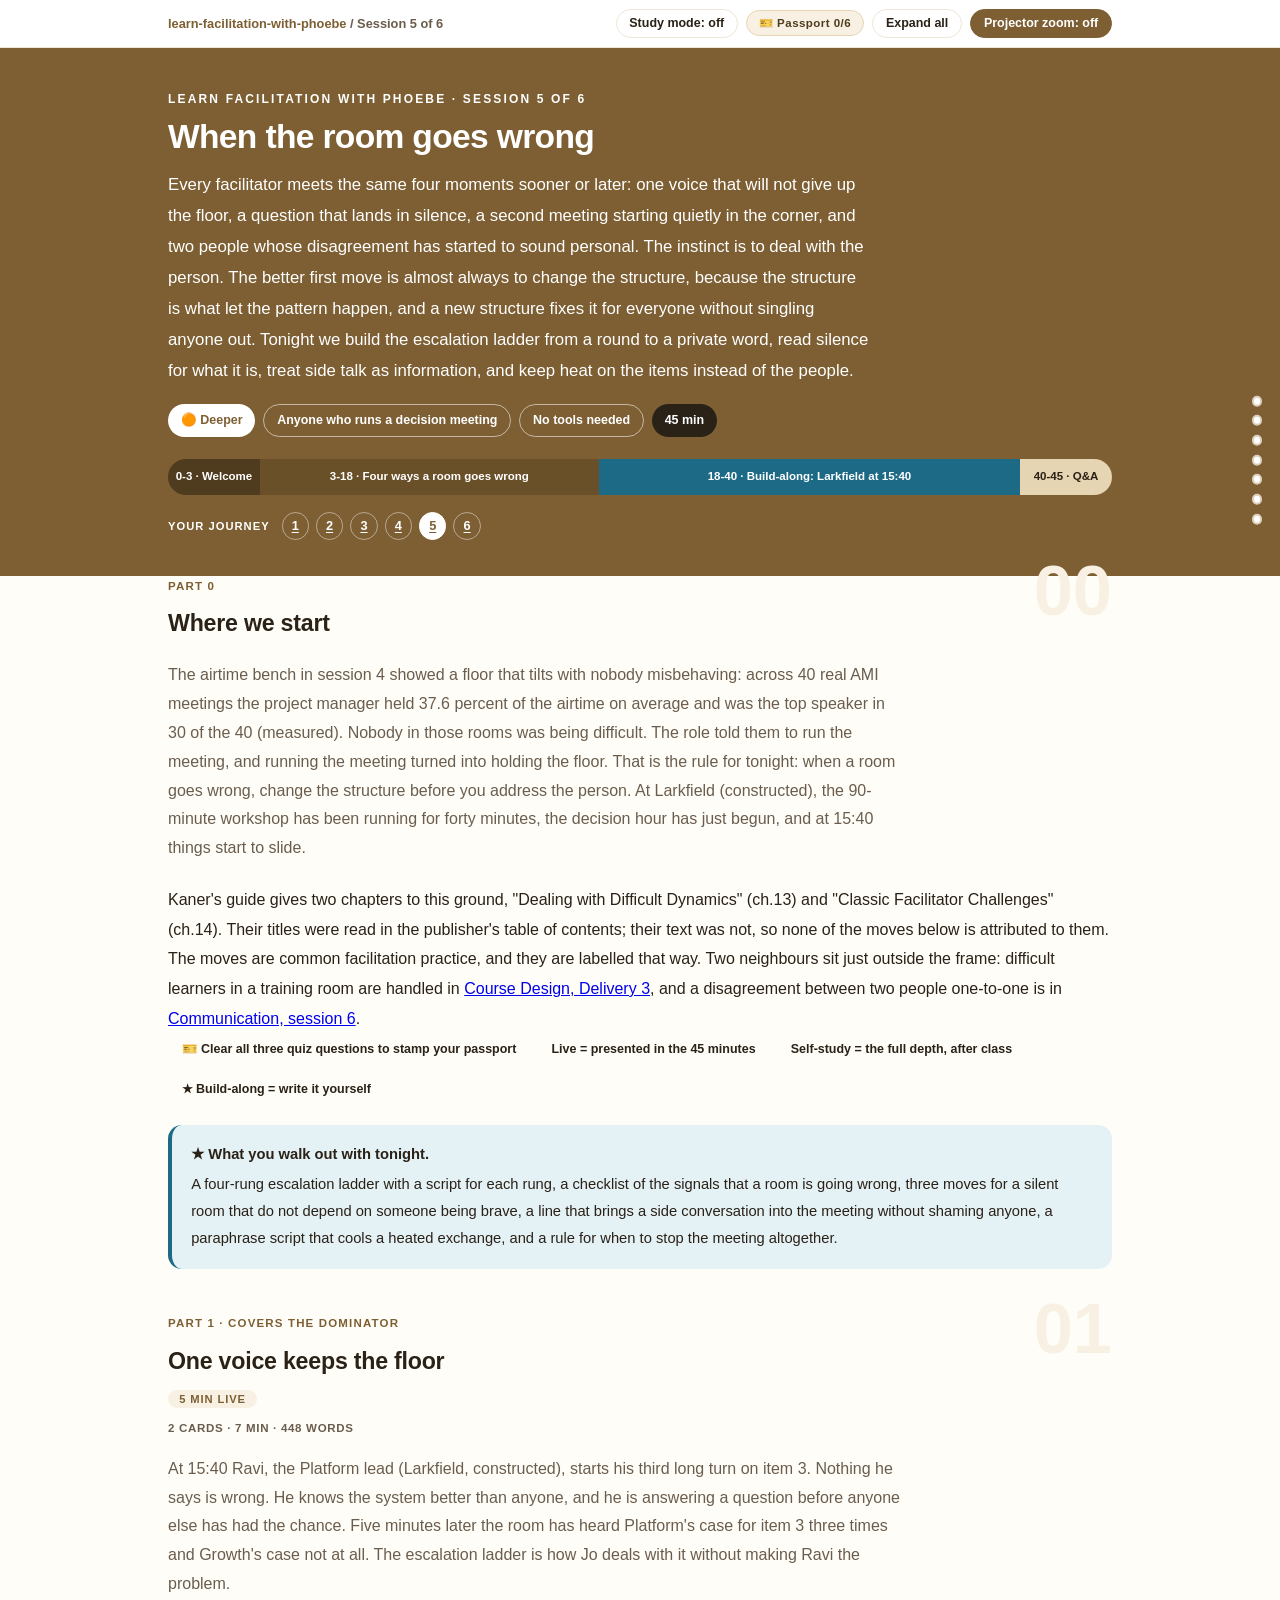
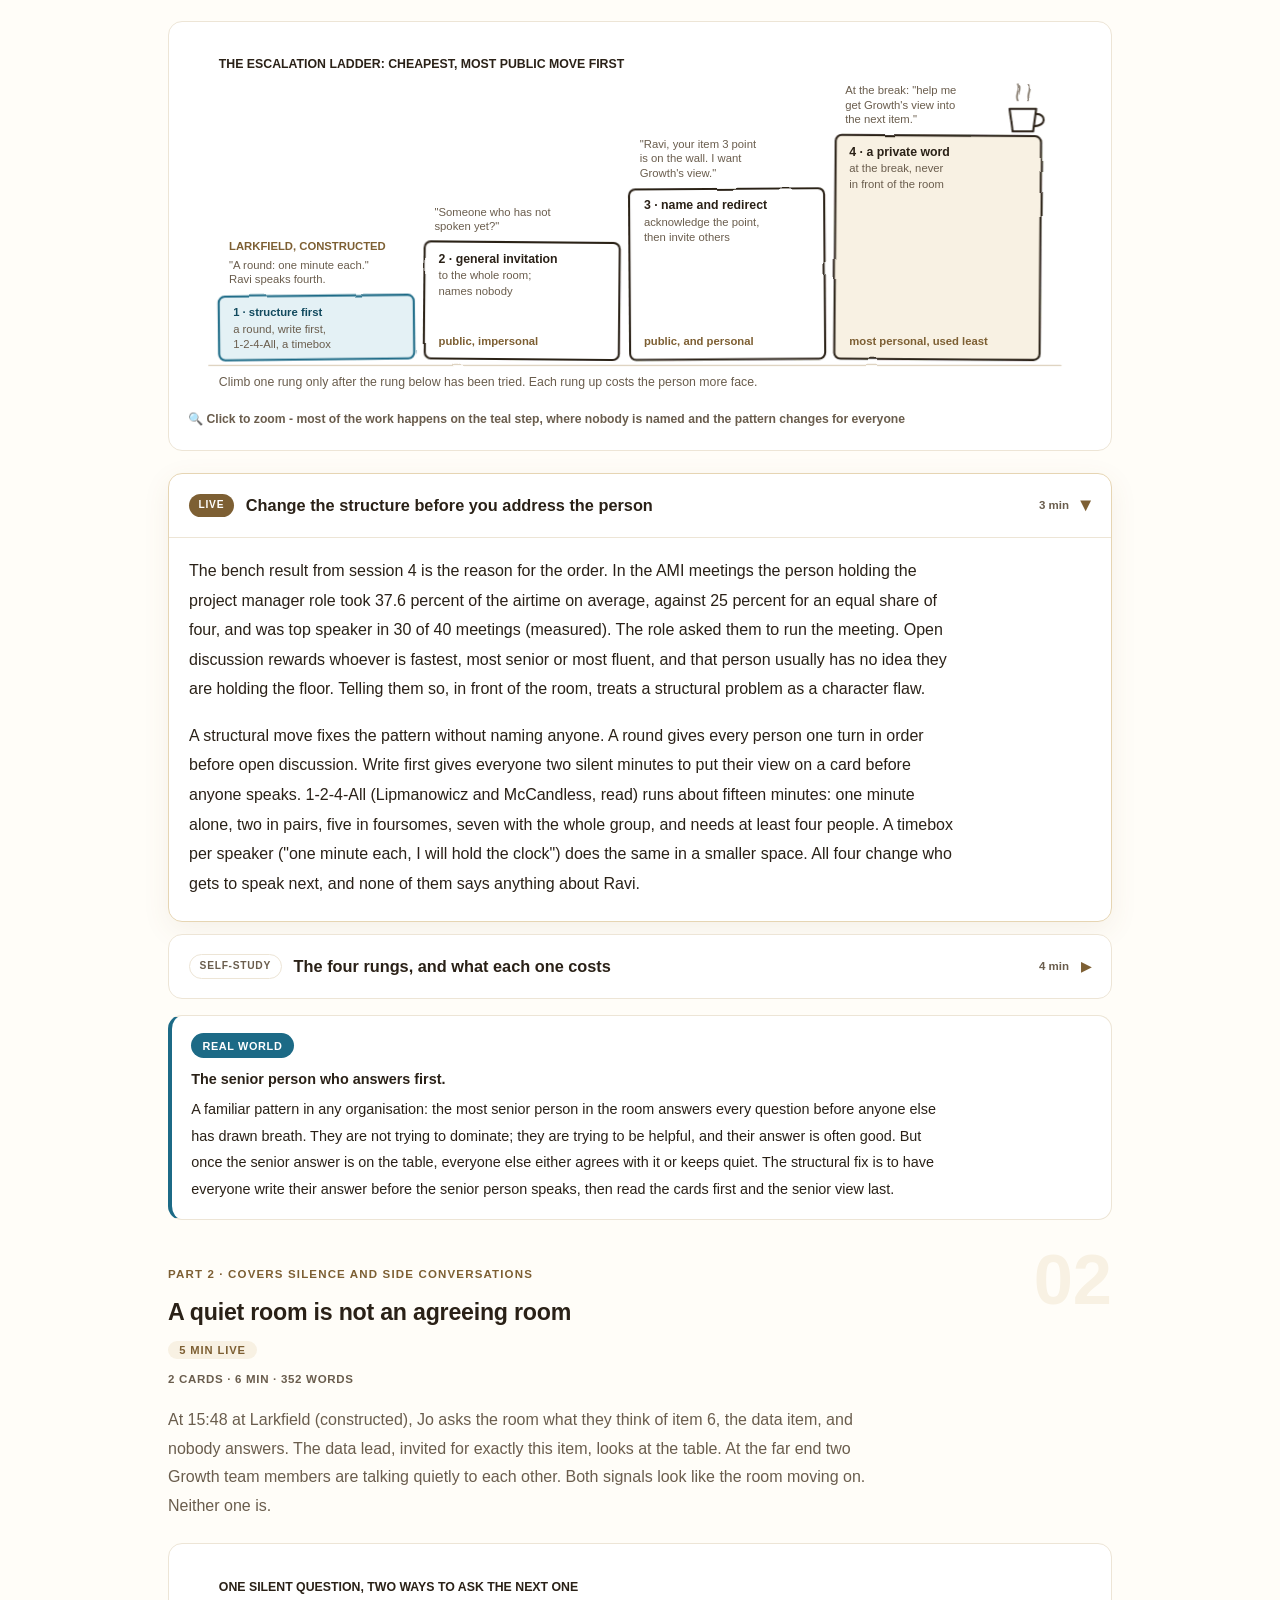
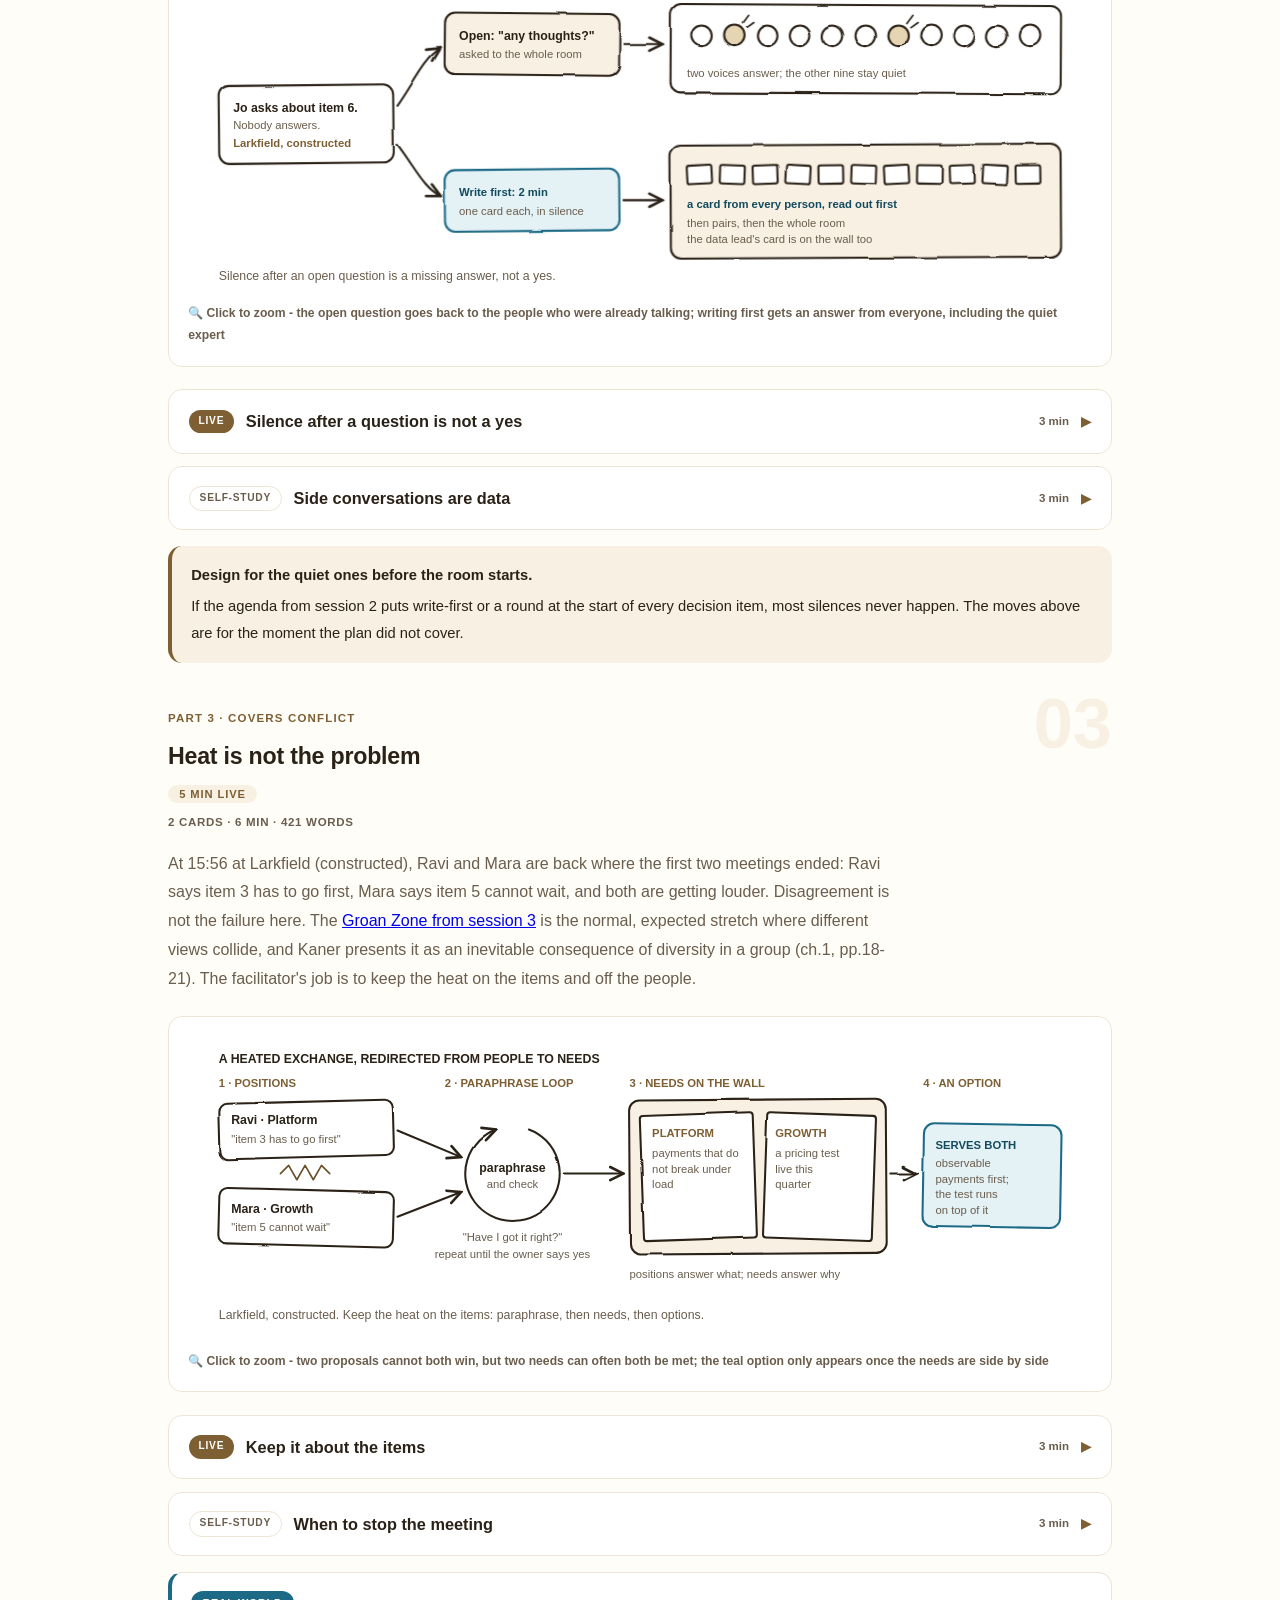
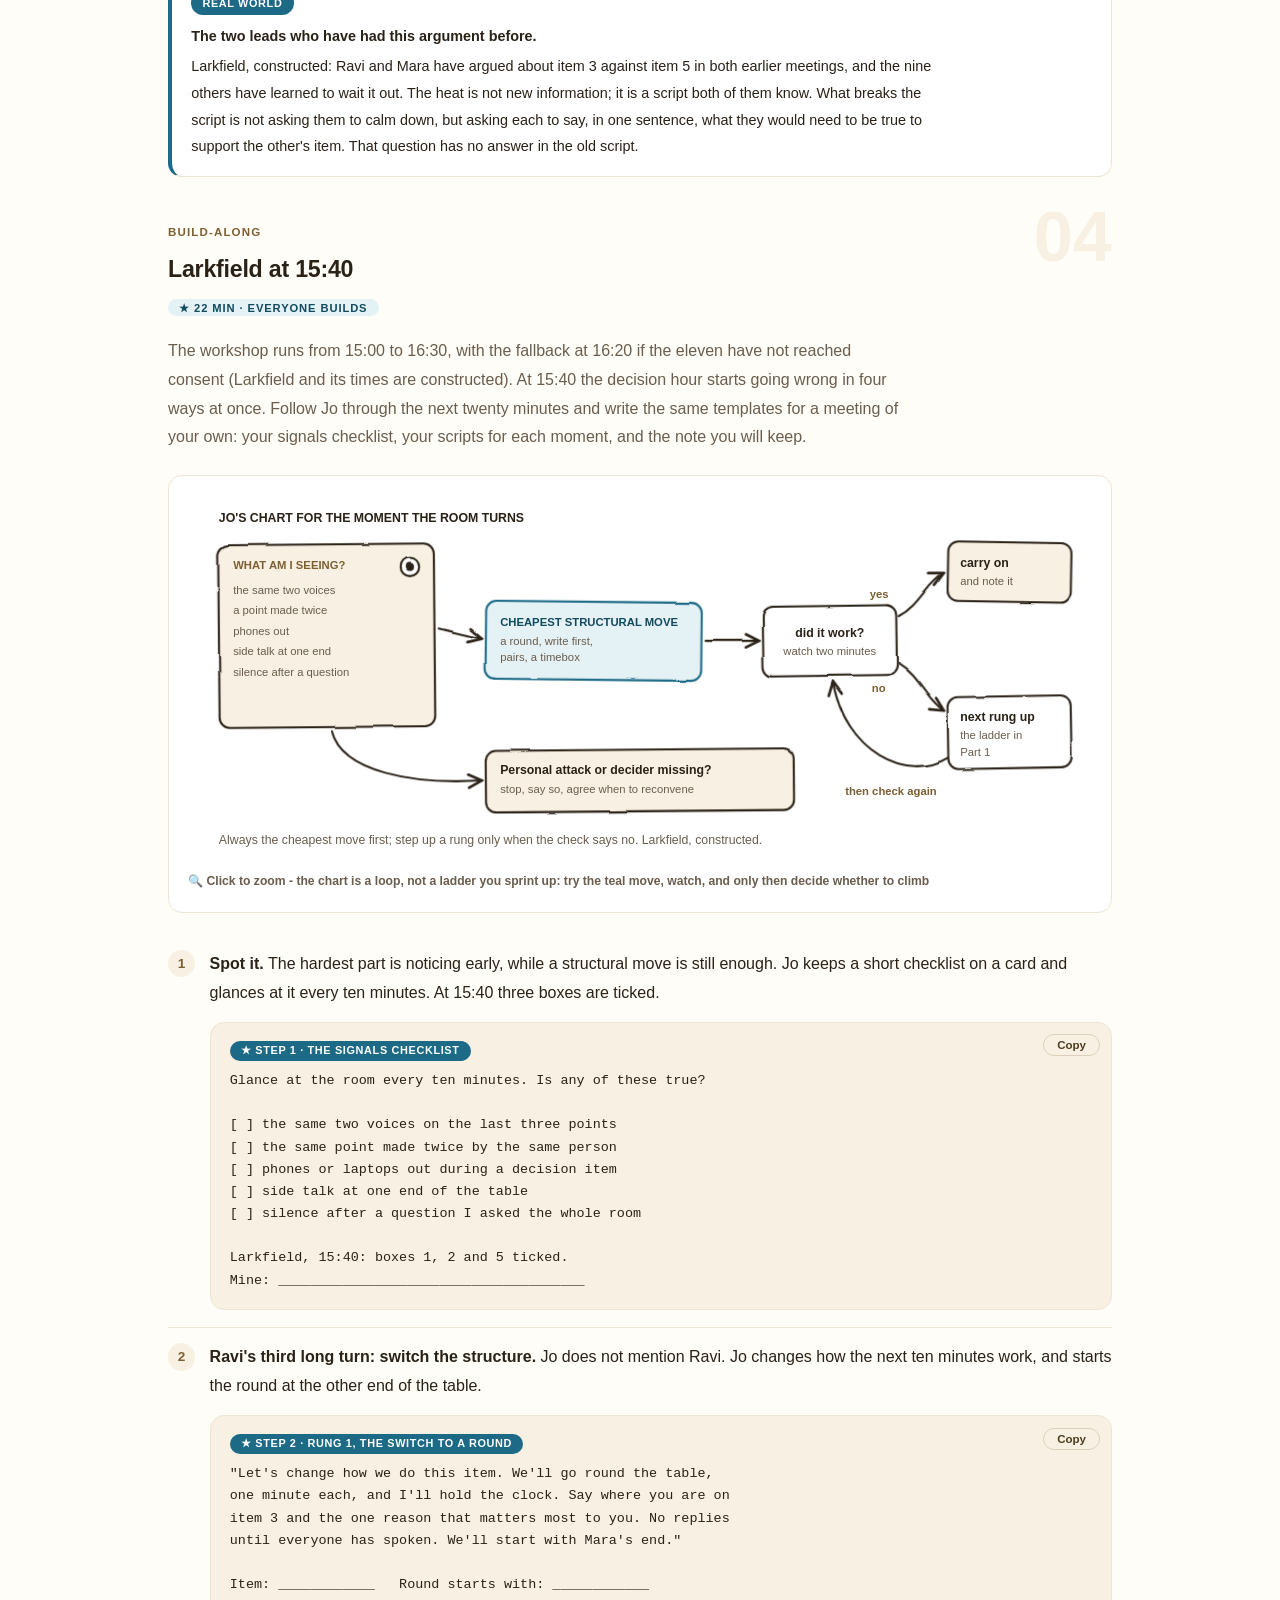
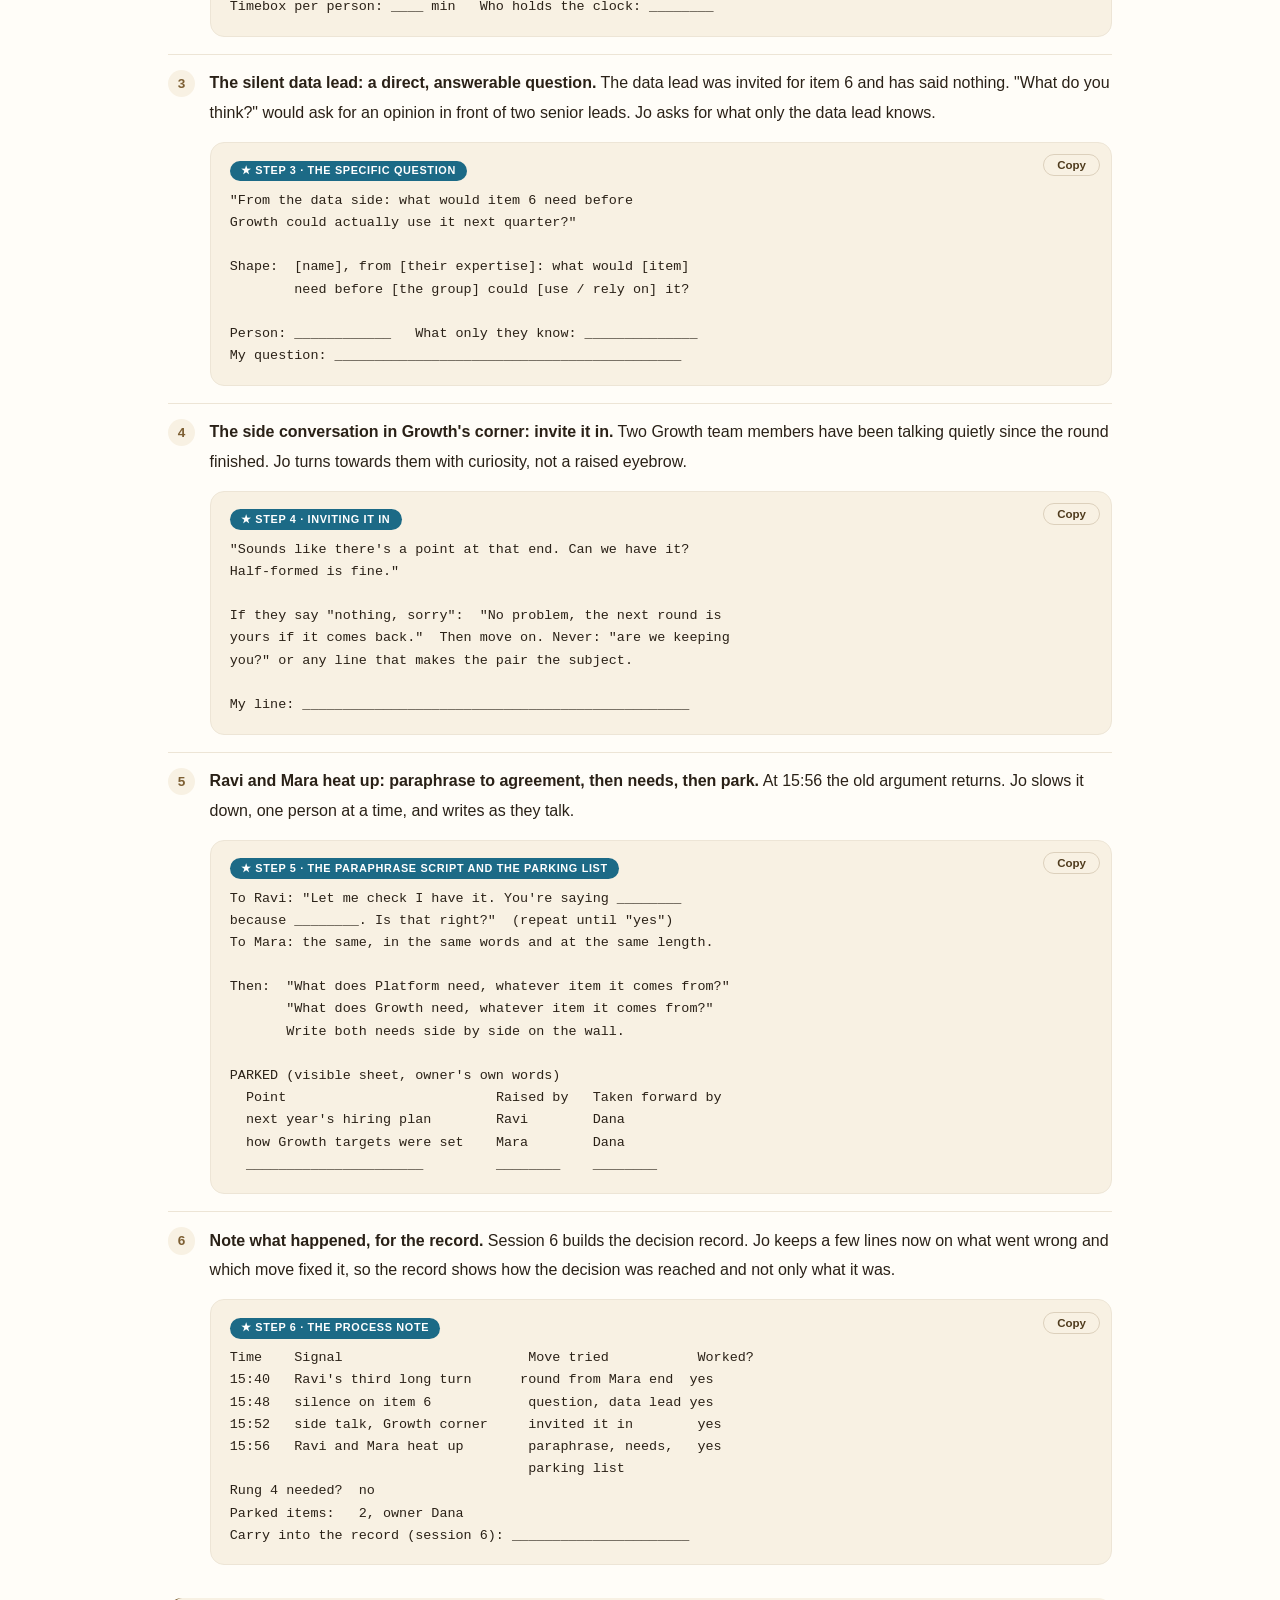
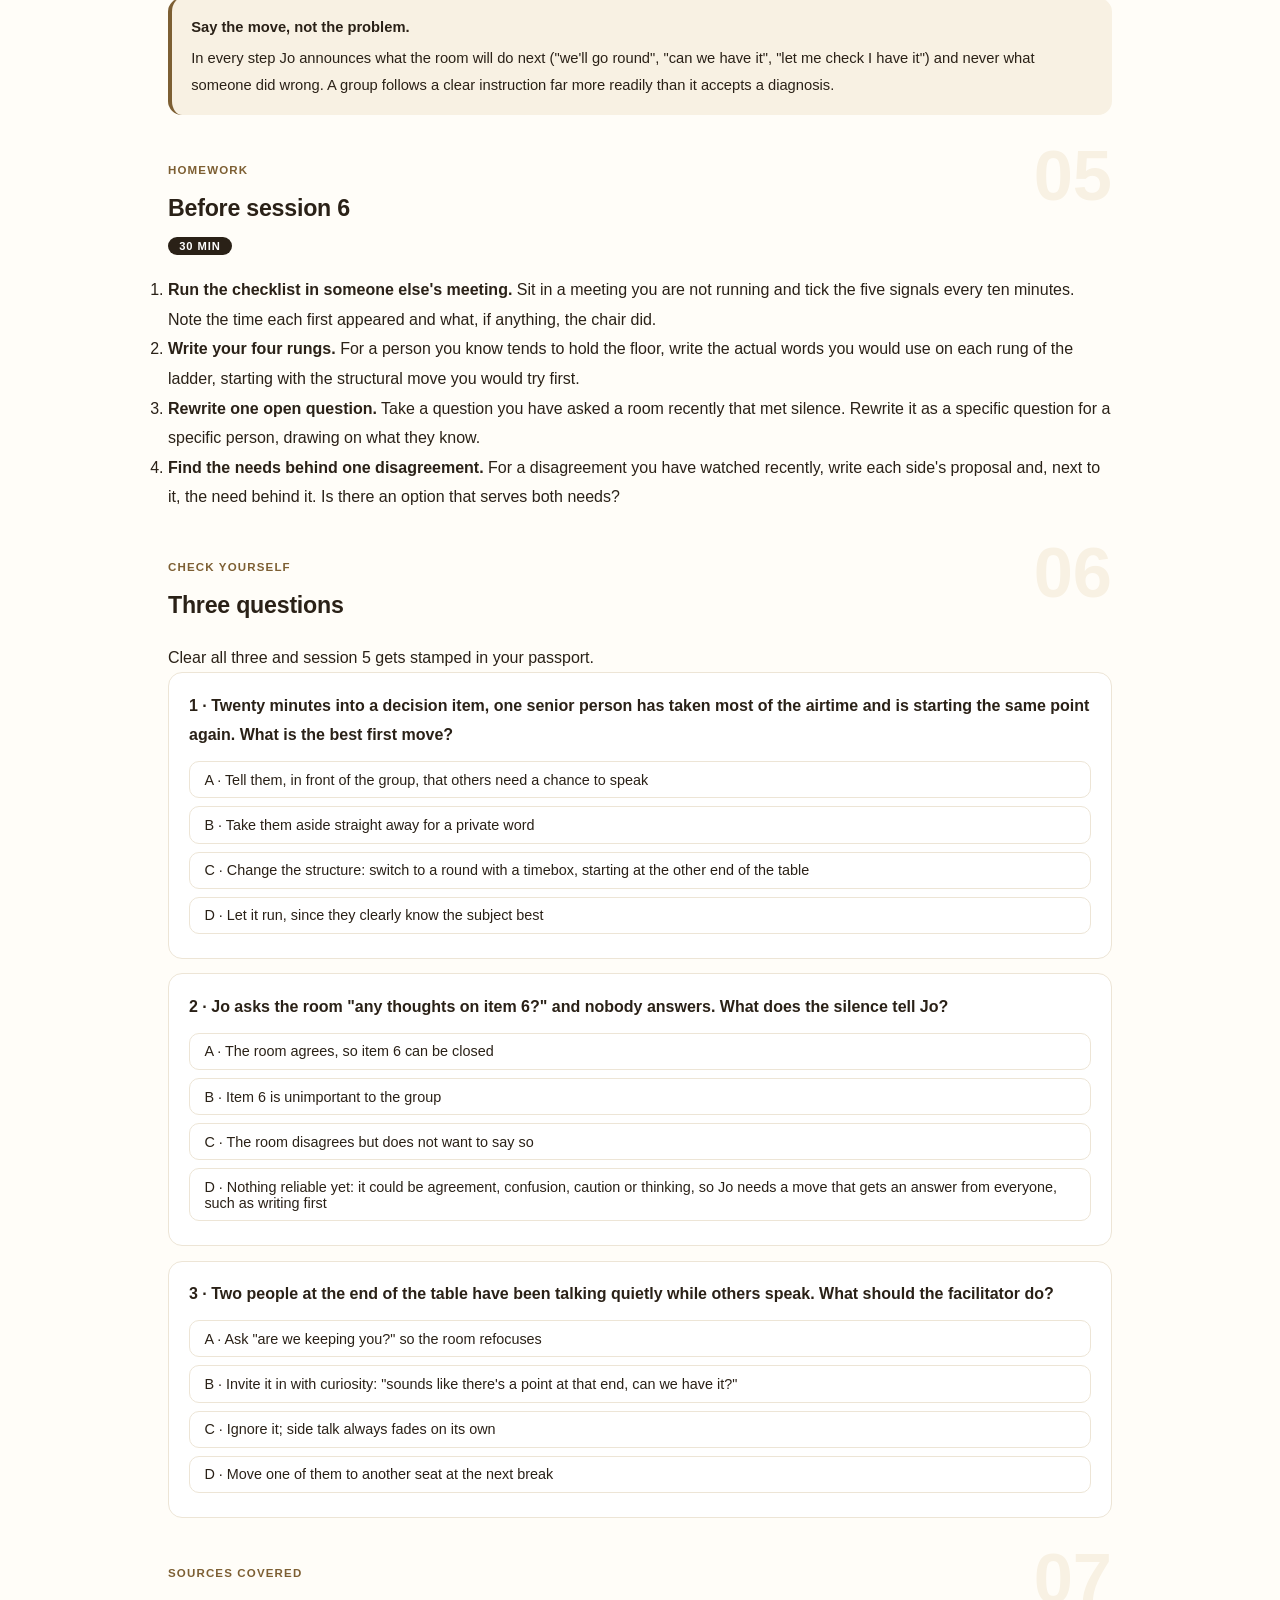
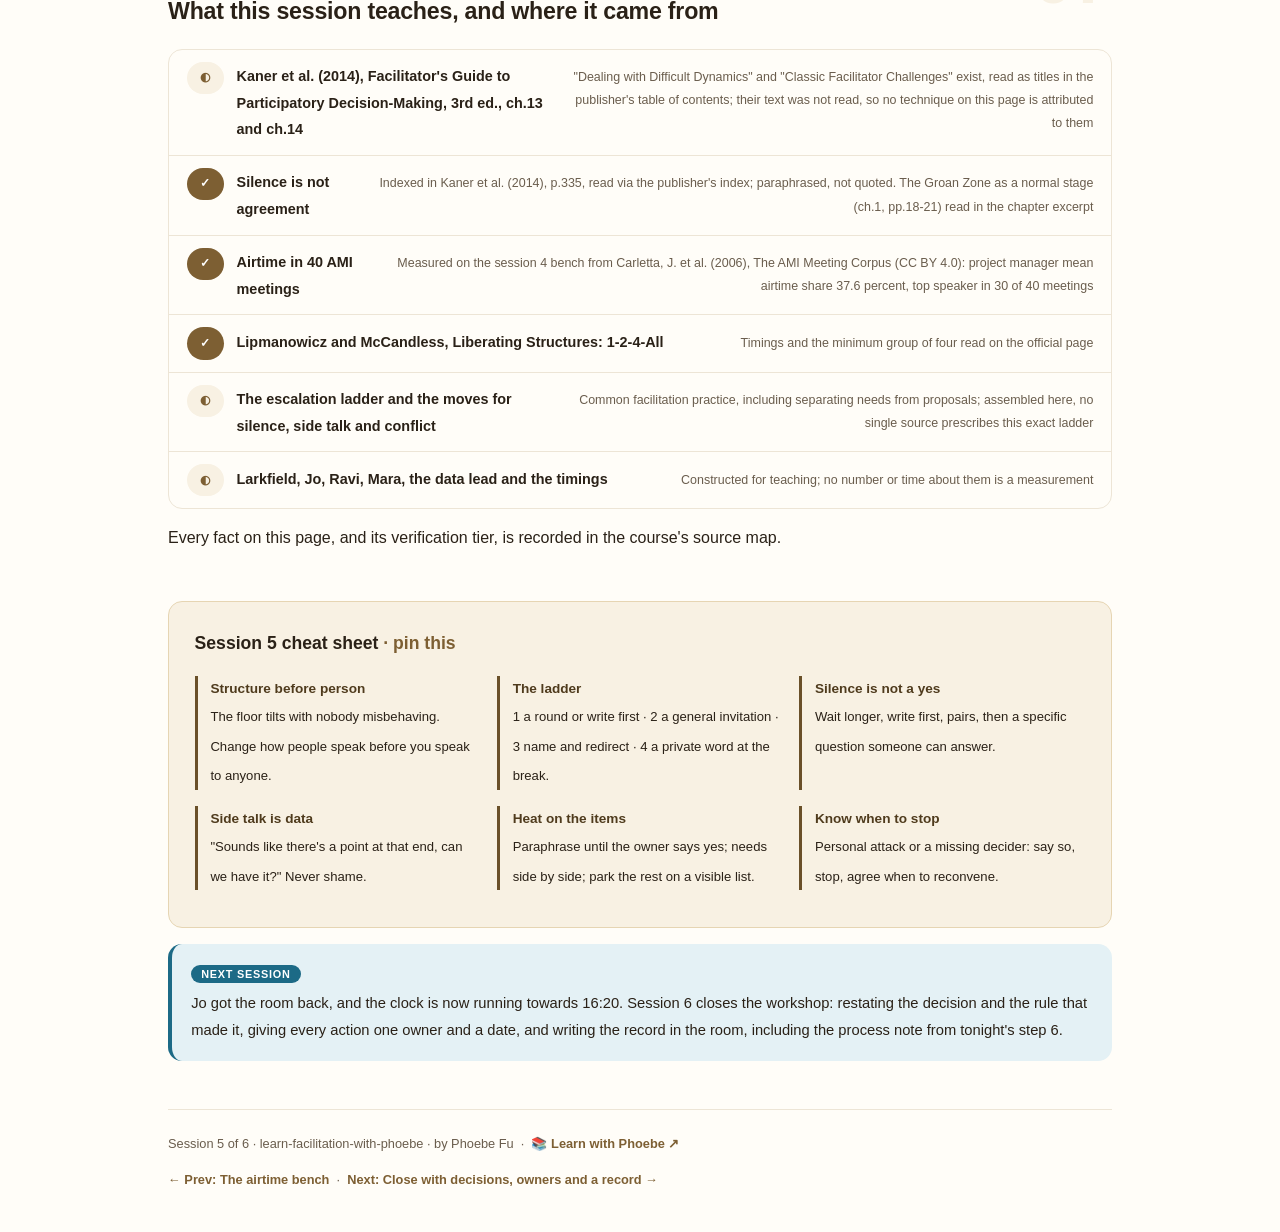
<file: courses/05-when-the-room-goes-wrong.html>
<!DOCTYPE html>
<html lang="en">
<head>
<meta charset="UTF-8">
<meta name="viewport" content="width=device-width, initial-scale=1.0">
<!-- social:start -->
<meta name="description" content="Session 5 of 6. When one voice keeps the floor, the room goes quiet, the corner starts its own meeting or two leads heat up: change the structure before you address the person. The escalation ladder from a round to a private word, why silence is not agreement, side conversations as data, and keeping conflict on the items.">
<meta property="og:type" content="article">
<meta property="og:site_name" content="Learn with Phoebe">
<meta property="og:title" content="When the room goes wrong - learn facilitation with phoebe">
<meta property="og:description" content="Session 5 of 6. Four ways a room goes wrong, and the rule for all of them: change the structure before you address the person.">
<meta property="og:url" content="https://phoebefu6.github.io/learn-facilitation-with-phoebe/courses/05-when-the-room-goes-wrong.html">
<meta property="og:image" content="https://phoebefu6.github.io/learn-facilitation-with-phoebe/assets/og-cover.png">
<meta property="og:image:width" content="1200">
<meta property="og:image:height" content="630">
<meta name="twitter:card" content="summary_large_image">
<meta name="twitter:title" content="When the room goes wrong - learn facilitation with phoebe">
<meta name="twitter:description" content="Session 5 of 6. The dominator, the silent room, the side conversation and the heated exchange, handled structure first.">
<meta name="twitter:image" content="https://phoebefu6.github.io/learn-facilitation-with-phoebe/assets/og-cover.png">
<!-- social:end -->
<title>Session 5 · When the room goes wrong - learn facilitation with phoebe</title>
<link rel="stylesheet" href="../assets/style.css?v=22">
</head>
<body>

<div class="toolbar">
  <div class="wrap">
    <span class="crumb"><a href="../index.html">learn-facilitation-with-phoebe</a> / Session 5 of 6</span>
    <button class="btn" id="toggle-all" type="button">Expand all</button>
    <button class="btn primary" id="zoom-toggle" type="button">Projector zoom: off</button>
  </div>
</div>

<header class="masthead">
  <div class="wrap">
    <div class="eyebrow">Learn Facilitation with Phoebe · Session 5 of 6</div>
    <h1>When the room goes <span class="accent">wrong</span></h1>
    <p class="sub">Every facilitator meets the same four moments sooner or later: one voice that will not give up the floor, a question that lands in silence, a second meeting starting quietly in the corner, and two people whose disagreement has started to sound personal. The instinct is to deal with the person. The better first move is almost always to change the structure, because the structure is what let the pattern happen, and a new structure fixes it for everyone without singling anyone out. Tonight we build the escalation ladder from a round to a private word, read silence for what it is, treat side talk as information, and keep heat on the items instead of the people.</p>
    <div class="chip-row">
      <span class="chip level">🟠 Deeper</span>
      <span class="chip audience">Anyone who runs a decision meeting</span>
      <span class="chip audience">No tools needed</span>
      <span class="chip time">45 min</span>
    </div>
    <div class="agenda">
      <span class="a1" style="flex:1">0-3 · Welcome</span>
      <span class="a2" style="flex:4">3-18 · Four ways a room goes wrong</span>
      <span class="a3" style="flex:5">18-40 · Build-along: Larkfield at 15:40</span>
      <span class="a4" style="flex:1">40-45 · Q&amp;A</span>
    </div>
  </div>
</header>

<main class="wrap">

  <section class="section" id="intro">
    <div class="section-kicker">
      <span class="klabel">Part 0</span>
      <h2>Where we start</h2>
    </div>
    <p class="lede">The airtime bench in session 4 showed a floor that tilts with nobody misbehaving: across 40 real AMI meetings the project manager held 37.6 percent of the airtime on average and was the top speaker in 30 of the 40 (measured). Nobody in those rooms was being difficult. The role told them to run the meeting, and running the meeting turned into holding the floor. That is the rule for tonight: when a room goes wrong, change the structure before you address the person. At Larkfield (constructed), the 90-minute workshop has been running for forty minutes, the decision hour has just begun, and at 15:40 things start to slide.</p>

    <p>Kaner's guide gives two chapters to this ground, "Dealing with Difficult Dynamics" (ch.13) and "Classic Facilitator Challenges" (ch.14). Their titles were read in the publisher's table of contents; their text was not, so none of the moves below is attributed to them. The moves are common facilitation practice, and they are labelled that way. Two neighbours sit just outside the frame: difficult learners in a training room are handled in <a href="https://phoebefu6.github.io/learn-course-design-with-phoebe/courses/b3-running-the-room.html">Course Design, Delivery 3</a>, and a disagreement between two people one-to-one is in <a href="https://phoebefu6.github.io/learn-communication-with-phoebe/courses/06-bad-news-and-disagreement.html">Communication, session 6</a>.</p>

    <div class="legend">
      <span class="pill">🎫 Clear all three quiz questions to stamp your passport</span>
      <span class="pill">Live = presented in the 45 minutes</span>
      <span class="pill">Self-study = the full depth, after class</span>
      <span class="pill">★ Build-along = write it yourself</span>
    </div>

    <div class="callout win">
      <p><strong>★ What you walk out with tonight.</strong> A four-rung escalation ladder with a script for each rung, a checklist of the signals that a room is going wrong, three moves for a silent room that do not depend on someone being brave, a line that brings a side conversation into the meeting without shaming anyone, a paraphrase script that cools a heated exchange, and a rule for when to stop the meeting altogether.</p>
    </div>
  </section>

  <section class="section" id="part-1">
    <div class="section-kicker">
      <span class="klabel">Part 1 · covers the dominator</span>
      <h2>One voice keeps the floor</h2>
      <span class="tag concept">5 min live</span>
    </div>
    <p class="lede">At 15:40 Ravi, the Platform lead (Larkfield, constructed), starts his third long turn on item 3. Nothing he says is wrong. He knows the system better than anyone, and he is answering a question before anyone else has had the chance. Five minutes later the room has heard Platform's case for item 3 three times and Growth's case not at all. The escalation ladder is how Jo deals with it without making Ravi the problem.</p>

    <figure class="zoomable">
      <svg viewBox="0 0 880 348" xmlns="http://www.w3.org/2000/svg" role="img" aria-label="An escalation ladder drawn as four rising steps. Step 1, the lowest and teal, is change the structure: a round, write first, 1-2-4-All, a timebox. Step 2 is a general invitation to the whole room that names nobody. Step 3 is name and redirect: acknowledge the person's point, then invite others. Step 4, the highest, is a private word at the break. Above each step is what Jo says to Ravi at Larkfield, constructed. The lower steps are public and impersonal; the top step is the most personal and the least used.">
        <defs>
          <filter id="f5aSk" x="-3%" y="-3%" width="106%" height="106%"><feTurbulence type="fractalNoise" baseFrequency="0.02" numOctaves="2" seed="53" result="n"/><feDisplacementMap in="SourceGraphic" in2="n" scale="2.4" xChannelSelector="R" yChannelSelector="G"/></filter>
        </defs>
        <style>
          .f5aH { font: 800 12px Inter, sans-serif; fill: #2A2117; }
          .f5aL { font: 600 12px Inter, sans-serif; fill: #2A2117; }
          .f5aS { font: 400 11px Inter, sans-serif; fill: #6A5D4D; }
          .f5aB { font: 800 11px Inter, sans-serif; fill: #124A5E; }
          .f5aA { font: 700 11px Inter, sans-serif; fill: #7D5F33; }
          .f5aN { font: 400 12px Inter, sans-serif; fill: #6A5D4D; }
        </style>

        <text class="f5aH" x="30" y="26">THE ESCALATION LADDER: CHEAPEST, MOST PUBLIC MOVE FIRST</text>

        <g filter="url(#f5aSk)" fill="none" stroke="#2A2117" stroke-width="2" stroke-linecap="round" stroke-linejoin="round">
          <rect x="30" y="248" width="190" height="62" rx="6" transform="rotate(-0.6 125 279)" fill="#E4F1F5" stroke="#1C6A86"/>
          <rect x="230" y="196" width="190" height="114" rx="6" transform="rotate(0.5 325 253)" fill="#FFFFFF"/>
          <rect x="430" y="144" width="190" height="166" rx="6" transform="rotate(-0.4 525 227)" fill="#FFFFFF"/>
          <rect x="630" y="92" width="200" height="218" rx="6" transform="rotate(0.4 730 201)" fill="#F8F1E3"/>
          <path d="M800 66 L803 88 L823 88 L826 66 Z" fill="#FFFFFF"/>
          <path d="M826 71 C836 71 836 83 824 83"/>
          <path d="M808 58 C805 52 811 48 808 42 M818 58 C815 52 821 48 818 42" stroke="#6A5D4D" stroke-width="1.4"/>
          <path d="M20 316 L850 316" stroke="#DCD0BC" stroke-width="1.4"/>
        </g>

        <text class="f5aA" x="40" y="204">LARKFIELD, CONSTRUCTED</text>
        <text class="f5aS" x="40" y="222">"A round: one minute each."</text>
        <text class="f5aS" x="40" y="236">Ravi speaks fourth.</text>
        <text class="f5aB" x="44" y="268">1 · structure first</text>
        <text class="f5aS" x="44" y="284">a round, write first,</text>
        <text class="f5aS" x="44" y="299">1-2-4-All, a timebox</text>

        <text class="f5aS" x="240" y="170">"Someone who has not</text>
        <text class="f5aS" x="240" y="184">spoken yet?"</text>
        <text class="f5aL" x="244" y="216">2 · general invitation</text>
        <text class="f5aS" x="244" y="232">to the whole room;</text>
        <text class="f5aS" x="244" y="247">names nobody</text>
        <text class="f5aA" x="244" y="296">public, impersonal</text>

        <text class="f5aS" x="440" y="104">"Ravi, your item 3 point</text>
        <text class="f5aS" x="440" y="118">is on the wall. I want</text>
        <text class="f5aS" x="440" y="132">Growth's view."</text>
        <text class="f5aL" x="444" y="164">3 · name and redirect</text>
        <text class="f5aS" x="444" y="180">acknowledge the point,</text>
        <text class="f5aS" x="444" y="195">then invite others</text>
        <text class="f5aA" x="444" y="296">public, and personal</text>

        <text class="f5aS" x="640" y="52">At the break: "help me</text>
        <text class="f5aS" x="640" y="66">get Growth's view into</text>
        <text class="f5aS" x="640" y="80">the next item."</text>
        <text class="f5aL" x="644" y="112">4 · a private word</text>
        <text class="f5aS" x="644" y="128">at the break, never</text>
        <text class="f5aS" x="644" y="143">in front of the room</text>
        <text class="f5aA" x="644" y="296">most personal, used least</text>

        <text class="f5aN" x="30" y="336">Climb one rung only after the rung below has been tried. Each rung up costs the person more face.</text>
      </svg>
      <figcaption>🔍 Click to zoom - most of the work happens on the teal step, where nobody is named and the pattern changes for everyone</figcaption>
    </figure>

    <details class="card" open>
      <summary><span class="mode live">Live</span>Change the structure before you address the person<span class="mini">3 min</span><span class="caret">▶</span></summary>
      <div class="body">
        <p>The bench result from session 4 is the reason for the order. In the AMI meetings the person holding the project manager role took 37.6 percent of the airtime on average, against 25 percent for an equal share of four, and was top speaker in 30 of 40 meetings (measured). The role asked them to run the meeting. Open discussion rewards whoever is fastest, most senior or most fluent, and that person usually has no idea they are holding the floor. Telling them so, in front of the room, treats a structural problem as a character flaw.</p>
        <p>A structural move fixes the pattern without naming anyone. A round gives every person one turn in order before open discussion. Write first gives everyone two silent minutes to put their view on a card before anyone speaks. 1-2-4-All (Lipmanowicz and McCandless, read) runs about fifteen minutes: one minute alone, two in pairs, five in foursomes, seven with the whole group, and needs at least four people. A timebox per speaker ("one minute each, I will hold the clock") does the same in a smaller space. All four change who gets to speak next, and none of them says anything about Ravi.</p>
      </div>
    </details>

    <details class="card">
      <summary><span class="mode self">Self-study</span>The four rungs, and what each one costs<span class="mini">4 min</span><span class="caret">▶</span></summary>
      <div class="body">
        <p><strong>Rung 1, structure.</strong> Costs nobody anything. Use it first and use it often; Jo can switch to a round at any moment by saying "let's go round, one minute each, starting with Mara's end of the table". Starting the round away from the dominant voice matters: the first answer becomes the reference point for everyone after.</p>
        <p><strong>Rung 2, the general invitation.</strong> "Let's hear from someone who has not spoken on this yet." It names nobody and costs nobody face, but it only works if the quiet people believe the invitation. Wait after saying it. If nobody takes it, go back down to rung 1 rather than up to rung 3: a round makes the invitation real.</p>
        <p><strong>Rung 3, the specific acknowledgement and redirect.</strong> "Ravi, I have your point on item 3 on the wall; I want Growth's view." Two halves, both needed. The acknowledgement tells Ravi he has been heard, which is usually why he keeps repeating himself; the redirect moves the floor. Point at where his point is written as you say it.</p>
        <p><strong>Rung 4, the private word.</strong> At the break, one to one, framed as a request for help rather than a complaint: "You know this system better than anyone, and I need Growth's view in the room before we decide. Can you help me by holding your points until the round?" Never in front of the group. If Jo is reaching for rung 4 in the first hour, something on rungs 1 and 2 was skipped.</p>
      </div>
    </details>

    <div class="callout example">
      <span class="ex-pill">Real world</span>
      <p><strong>The senior person who answers first.</strong> A familiar pattern in any organisation: the most senior person in the room answers every question before anyone else has drawn breath. They are not trying to dominate; they are trying to be helpful, and their answer is often good. But once the senior answer is on the table, everyone else either agrees with it or keeps quiet. The structural fix is to have everyone write their answer before the senior person speaks, then read the cards first and the senior view last.</p>
    </div>
  </section>

  <section class="section" id="part-2">
    <div class="section-kicker">
      <span class="klabel">Part 2 · covers silence and side conversations</span>
      <h2>A quiet room is not an agreeing room</h2>
      <span class="tag concept">5 min live</span>
    </div>
    <p class="lede">At 15:48 at Larkfield (constructed), Jo asks the room what they think of item 6, the data item, and nobody answers. The data lead, invited for exactly this item, looks at the table. At the far end two Growth team members are talking quietly to each other. Both signals look like the room moving on. Neither one is.</p>

    <figure class="zoomable">
      <svg viewBox="0 0 880 320" xmlns="http://www.w3.org/2000/svg" role="img" aria-label="Two paths from one silent question at Larkfield, constructed. Jo asks about item 6 and nobody answers. The upper path asks the open question any thoughts to the whole room, and two of eleven people answer while the other nine stay quiet. The lower path, in teal, asks everyone to write for two minutes first, and a card from every person goes on the wall and is read out before any debate, then pairs, then the whole room.">
        <defs>
          <filter id="f5bSk" x="-3%" y="-3%" width="106%" height="106%"><feTurbulence type="fractalNoise" baseFrequency="0.02" numOctaves="2" seed="61" result="n"/><feDisplacementMap in="SourceGraphic" in2="n" scale="2.4" xChannelSelector="R" yChannelSelector="G"/></filter>
          <marker id="f5bAr" viewBox="0 0 10 10" refX="9" refY="5" markerWidth="8" markerHeight="8" orient="auto"><path d="M1 1 L9 5 L1 9" fill="none" stroke="#2A2117" stroke-width="1.6" stroke-linecap="round"/></marker>
        </defs>
        <style>
          .f5bH { font: 800 12px Inter, sans-serif; fill: #2A2117; }
          .f5bL { font: 600 12px Inter, sans-serif; fill: #2A2117; }
          .f5bS { font: 400 11px Inter, sans-serif; fill: #6A5D4D; }
          .f5bB { font: 800 11px Inter, sans-serif; fill: #124A5E; }
          .f5bA { font: 700 11px Inter, sans-serif; fill: #7D5F33; }
          .f5bN { font: 400 12px Inter, sans-serif; fill: #6A5D4D; }
        </style>

        <text class="f5bH" x="30" y="26">ONE SILENT QUESTION, TWO WAYS TO ASK THE NEXT ONE</text>

        <g filter="url(#f5bSk)" fill="none" stroke="#2A2117" stroke-width="2" stroke-linecap="round" stroke-linejoin="round">
          <rect x="30" y="118" width="170" height="76" rx="10" transform="rotate(-0.6 115 156)" fill="#FFFFFF"/>
          <rect x="250" y="48" width="170" height="60" rx="10" transform="rotate(0.6 335 78)" fill="#F8F1E3"/>
          <rect x="250" y="200" width="170" height="60" rx="10" transform="rotate(-0.6 335 230)" fill="#E4F1F5" stroke="#1C6A86"/>
          <path d="M204 138 C222 112 230 92 246 82" marker-end="url(#f5bAr)"/>
          <path d="M204 176 C222 200 230 218 246 226" marker-end="url(#f5bAr)"/>
          <path d="M424 78 L462 78" marker-end="url(#f5bAr)"/>
          <path d="M424 230 L462 230" marker-end="url(#f5bAr)"/>
          <rect x="470" y="40" width="380" height="86" rx="10" transform="rotate(0.3 660 83)" fill="#FFFFFF"/>
          <circle cx="500" cy="70" r="10" fill="#FFFFFF"/>
          <circle cx="532" cy="70" r="10" fill="#E6D5B3"/>
          <circle cx="564" cy="70" r="10" fill="#FFFFFF"/>
          <circle cx="596" cy="70" r="10" fill="#FFFFFF"/>
          <circle cx="628" cy="70" r="10" fill="#FFFFFF"/>
          <circle cx="660" cy="70" r="10" fill="#FFFFFF"/>
          <circle cx="692" cy="70" r="10" fill="#E6D5B3"/>
          <circle cx="724" cy="70" r="10" fill="#FFFFFF"/>
          <circle cx="756" cy="70" r="10" fill="#FFFFFF"/>
          <circle cx="788" cy="70" r="10" fill="#FFFFFF"/>
          <circle cx="820" cy="70" r="10" fill="#FFFFFF"/>
          <path d="M540 58 L546 50 M544 62 L551 57 M700 58 L706 50 M704 62 L711 57" stroke-width="1.6"/>
          <rect x="470" y="176" width="380" height="110" rx="10" transform="rotate(-0.3 660 231)" fill="#F8F1E3"/>
          <rect x="486" y="196" width="24" height="18" rx="2" transform="rotate(-3 498 205)" fill="#FFFFFF"/>
          <rect x="518" y="196" width="24" height="18" rx="2" transform="rotate(2 530 205)" fill="#FFFFFF"/>
          <rect x="550" y="196" width="24" height="18" rx="2" transform="rotate(-2 562 205)" fill="#FFFFFF"/>
          <rect x="582" y="196" width="24" height="18" rx="2" transform="rotate(3 594 205)" fill="#FFFFFF"/>
          <rect x="614" y="196" width="24" height="18" rx="2" transform="rotate(-1 626 205)" fill="#FFFFFF"/>
          <rect x="646" y="196" width="24" height="18" rx="2" transform="rotate(2 658 205)" fill="#FFFFFF"/>
          <rect x="678" y="196" width="24" height="18" rx="2" transform="rotate(-3 690 205)" fill="#FFFFFF"/>
          <rect x="710" y="196" width="24" height="18" rx="2" transform="rotate(1 722 205)" fill="#FFFFFF"/>
          <rect x="742" y="196" width="24" height="18" rx="2" transform="rotate(-2 754 205)" fill="#FFFFFF"/>
          <rect x="774" y="196" width="24" height="18" rx="2" transform="rotate(3 786 205)" fill="#FFFFFF"/>
          <rect x="806" y="196" width="24" height="18" rx="2" transform="rotate(-1 818 205)" fill="#FFFFFF"/>
        </g>

        <text class="f5bL" x="44" y="144">Jo asks about item 6.</text>
        <text class="f5bS" x="44" y="161">Nobody answers.</text>
        <text class="f5bA" x="44" y="178">Larkfield, constructed</text>

        <text class="f5bL" x="264" y="74">Open: "any thoughts?"</text>
        <text class="f5bS" x="264" y="92">asked to the whole room</text>
        <text class="f5bB" x="264" y="226">Write first: 2 min</text>
        <text class="f5bS" x="264" y="244">one card each, in silence</text>

        <text class="f5bS" x="486" y="110">two voices answer; the other nine stay quiet</text>
        <text class="f5bB" x="486" y="238">a card from every person, read out first</text>
        <text class="f5bS" x="486" y="256">then pairs, then the whole room</text>
        <text class="f5bS" x="486" y="272">the data lead's card is on the wall too</text>

        <text class="f5bN" x="30" y="308">Silence after an open question is a missing answer, not a yes.</text>
      </svg>
      <figcaption>🔍 Click to zoom - the open question goes back to the people who were already talking; writing first gets an answer from everyone, including the quiet expert</figcaption>
    </figure>

    <details class="card">
      <summary><span class="mode live">Live</span>Silence after a question is not a yes<span class="mini">3 min</span><span class="caret">▶</span></summary>
      <div class="body">
        <p>Kaner's index carries an entry for the idea that silence is not agreement (p.335). A quiet room can mean people agree. It can equally mean they have not understood the question, do not feel safe disagreeing with someone senior, think the decision has already been made, or are still thinking. A facilitator who reads silence as consent closes the item, and finds out next week that half the room never agreed.</p>
        <p>Four moves, cheapest first. <strong>Wait longer than is comfortable.</strong> Most facilitators fill the gap within a few seconds; count slowly to ten in your head before saying anything. <strong>Ask everyone to write first.</strong> Two silent minutes, one card each, then read the cards before any discussion. <strong>Pairs before the whole room.</strong> Two minutes with a neighbour; saying a half-formed thought to one person is far easier than to eleven. <strong>Ask a specific person a specific question they can answer.</strong> Not "what do you think?", which asks for an opinion in public, but a question that draws on what they know: "From the data side, what would item 6 need before Growth could use it?"</p>
      </div>
    </details>

    <details class="card">
      <summary><span class="mode self">Self-study</span>Side conversations are data<span class="mini">3 min</span><span class="caret">▶</span></summary>
      <div class="body">
        <p>When two people start talking quietly at one end of the table, the usual reading is rudeness. A more useful reading, and usually the right one, is that someone has a point they do not feel able to make to the whole room: a doubt about the item, a fact that contradicts the speaker, a worry they want to test on a friend first. The side conversation is the meeting's missing contribution, happening somewhere the room cannot hear it.</p>
        <p>So invite it in, warmly and without any edge: "Sounds like there's a point at that end, can we have it?" Said with curiosity, it tells the pair their thought is wanted. Never shame ("are we keeping you?"): it gets the conversation to stop, and it also teaches the whole room that raising a doubt is risky, which produces more silence later. If the pair says "nothing, sorry", accept it and move on; the invitation has done its job, and the point often arrives in the next round.</p>
      </div>
    </details>

    <div class="callout tip">
      <p><strong>Design for the quiet ones before the room starts.</strong> If the agenda from session 2 puts write-first or a round at the start of every decision item, most silences never happen. The moves above are for the moment the plan did not cover.</p>
    </div>
  </section>

  <section class="section" id="part-3">
    <div class="section-kicker">
      <span class="klabel">Part 3 · covers conflict</span>
      <h2>Heat is not the problem</h2>
      <span class="tag concept">5 min live</span>
    </div>
    <p class="lede">At 15:56 at Larkfield (constructed), Ravi and Mara are back where the first two meetings ended: Ravi says item 3 has to go first, Mara says item 5 cannot wait, and both are getting louder. Disagreement is not the failure here. The <a href="03-diverge-converge-decide.html">Groan Zone from session 3</a> is the normal, expected stretch where different views collide, and Kaner presents it as an inevitable consequence of diversity in a group (ch.1, pp.18-21). The facilitator's job is to keep the heat on the items and off the people.</p>

    <figure class="zoomable">
      <svg viewBox="0 0 880 296" xmlns="http://www.w3.org/2000/svg" role="img" aria-label="A heated exchange redirected in four stages, Larkfield constructed. First, two positions: Ravi of Platform says item 3 has to go first; Mara of Growth says item 5 cannot wait. Second, a paraphrase loop: have I got it right, repeated until the owner says yes. Third, the two needs side by side on the wall: Platform needs payments that do not break under load; Growth needs a pricing test live this quarter. Fourth, in teal, an option that serves both: observable payments first, with the test running on top of it.">
        <defs>
          <filter id="f5cSk" x="-3%" y="-3%" width="106%" height="106%"><feTurbulence type="fractalNoise" baseFrequency="0.02" numOctaves="2" seed="67" result="n"/><feDisplacementMap in="SourceGraphic" in2="n" scale="2.4" xChannelSelector="R" yChannelSelector="G"/></filter>
          <marker id="f5cAr" viewBox="0 0 10 10" refX="9" refY="5" markerWidth="8" markerHeight="8" orient="auto"><path d="M1 1 L9 5 L1 9" fill="none" stroke="#2A2117" stroke-width="1.6" stroke-linecap="round"/></marker>
        </defs>
        <style>
          .f5cH { font: 800 12px Inter, sans-serif; fill: #2A2117; }
          .f5cL { font: 600 12px Inter, sans-serif; fill: #2A2117; }
          .f5cS { font: 400 11px Inter, sans-serif; fill: #6A5D4D; }
          .f5cB { font: 800 11px Inter, sans-serif; fill: #124A5E; }
          .f5cA { font: 700 11px Inter, sans-serif; fill: #7D5F33; }
          .f5cN { font: 400 12px Inter, sans-serif; fill: #6A5D4D; }
        </style>

        <text class="f5cH" x="30" y="26">A HEATED EXCHANGE, REDIRECTED FROM PEOPLE TO NEEDS</text>

        <g filter="url(#f5cSk)" fill="none" stroke="#2A2117" stroke-width="2" stroke-linecap="round" stroke-linejoin="round">
          <rect x="30" y="64" width="170" height="54" rx="8" transform="rotate(-1.5 115 91)" fill="#FFFFFF"/>
          <rect x="30" y="150" width="170" height="54" rx="8" transform="rotate(1.5 115 177)" fill="#FFFFFF"/>
          <path d="M90 134 L98 126 L106 140 L114 126 L122 140 L130 126 L138 134" stroke="#6A5029" stroke-width="1.6"/>
          <path d="M204 92 L266 118" marker-end="url(#f5cAr)"/>
          <path d="M204 176 L266 152" marker-end="url(#f5cAr)"/>
          <path d="M332 91 A46 46 0 1 1 300 91" marker-end="url(#f5cAr)"/>
          <path d="M366 134 L424 134" marker-end="url(#f5cAr)"/>
          <rect x="430" y="62" width="250" height="150" rx="10" transform="rotate(-0.4 555 137)" fill="#F8F1E3"/>
          <rect x="442" y="76" width="110" height="122" rx="3" transform="rotate(-2 497 137)" fill="#FFFFFF"/>
          <rect x="562" y="76" width="106" height="122" rx="3" transform="rotate(2 615 137)" fill="#FFFFFF"/>
          <path d="M684 134 L710 134" marker-end="url(#f5cAr)"/>
          <rect x="716" y="86" width="134" height="100" rx="10" transform="rotate(1 783 136)" fill="#E4F1F5" stroke="#1C6A86"/>
        </g>

        <text class="f5cA" x="30" y="50">1 · POSITIONS</text>
        <text class="f5cA" x="250" y="50">2 · PARAPHRASE LOOP</text>
        <text class="f5cA" x="430" y="50">3 · NEEDS ON THE WALL</text>
        <text class="f5cA" x="716" y="50">4 · AN OPTION</text>

        <text class="f5cL" x="42" y="86">Ravi · Platform</text>
        <text class="f5cS" x="42" y="104">"item 3 has to go first"</text>
        <text class="f5cL" x="42" y="172">Mara · Growth</text>
        <text class="f5cS" x="42" y="190">"item 5 cannot wait"</text>

        <text class="f5cL" x="316" y="132" text-anchor="middle">paraphrase</text>
        <text class="f5cS" x="316" y="148" text-anchor="middle">and check</text>
        <text class="f5cS" x="316" y="200" text-anchor="middle">"Have I got it right?"</text>
        <text class="f5cS" x="316" y="216" text-anchor="middle">repeat until the owner says yes</text>

        <text class="f5cA" x="452" y="98">PLATFORM</text>
        <text class="f5cS" x="452" y="118">payments that do</text>
        <text class="f5cS" x="452" y="133">not break under</text>
        <text class="f5cS" x="452" y="148">load</text>
        <text class="f5cA" x="572" y="98">GROWTH</text>
        <text class="f5cS" x="572" y="118">a pricing test</text>
        <text class="f5cS" x="572" y="133">live this</text>
        <text class="f5cS" x="572" y="148">quarter</text>
        <text class="f5cS" x="430" y="236">positions answer what; needs answer why</text>

        <text class="f5cB" x="728" y="110">SERVES BOTH</text>
        <text class="f5cS" x="728" y="128">observable</text>
        <text class="f5cS" x="728" y="143">payments first;</text>
        <text class="f5cS" x="728" y="158">the test runs</text>
        <text class="f5cS" x="728" y="173">on top of it</text>

        <text class="f5cN" x="30" y="276">Larkfield, constructed. Keep the heat on the items: paraphrase, then needs, then options.</text>
      </svg>
      <figcaption>🔍 Click to zoom - two proposals cannot both win, but two needs can often both be met; the teal option only appears once the needs are side by side</figcaption>
    </figure>

    <details class="card">
      <summary><span class="mode live">Live</span>Keep it about the items<span class="mini">3 min</span><span class="caret">▶</span></summary>
      <div class="body">
        <p><strong>Paraphrase each position until its owner agrees.</strong> Jo turns to Ravi: "Let me check I have it. You're saying item 3 has to come first because the payments service is already close to its limit, and anything Growth ships on top makes that worse. Is that it?" If Ravi corrects anything, Jo paraphrases again. Then the same for Mara. Most heat comes from feeling unheard; a person who has just agreed with your summary of their view has much less reason to repeat it louder.</p>
        <p><strong>Separate what each side needs from what each side proposes.</strong> This is common practice in facilitation and negotiation, with no single citation behind it. The proposals (item 3 first, item 5 first) cannot both win. The needs behind them (a service that holds under load, a pricing test live this quarter) often can, and an option that serves both, here an item that makes payments observable and lets the test run on it (constructed), only becomes visible once the needs are written side by side.</p>
        <p><strong>Park what cannot be solved today, on a visible list.</strong> Ravi raises next year's hiring plan; Mara raises how Growth's targets were set. Both are real, neither is tonight's decision. Jo writes each on a sheet titled "Parked" in Ravi's and Mara's own words, says who will take each one forward, and returns to the items. A visible list is what makes parking credible: people let go of a point they can see has been kept.</p>
      </div>
    </details>

    <details class="card">
      <summary><span class="mode self">Self-study</span>When to stop the meeting<span class="mini">3 min</span><span class="caret">▶</span></summary>
      <div class="body">
        <p>Two situations mean the meeting should not continue as planned. <strong>A personal attack:</strong> once the disagreement is about someone's competence or motives rather than an item, more process will not repair it in the room. <strong>A missing decider:</strong> if it becomes clear the person or rule that makes the decision final is not present, or the sponsor would not stand behind the result, the room is about to decide something that will not hold.</p>
        <p>In both cases, say so plainly and reconvene: "I'm going to stop us here. We can't make a good decision in the next twenty minutes, and I'd rather we come back to it on Thursday than decide something that doesn't stick." Then say what happens next and when. Stopping a meeting is a process decision, which is exactly the facilitator's to make.</p>
        <p>A facilitator is not a mediator. Formal conflict between two people, with history and stakes outside the meeting, is out of scope here and needs a different role. For the one-to-one conversation that sometimes follows, see <a href="https://phoebefu6.github.io/learn-communication-with-phoebe/courses/06-bad-news-and-disagreement.html">Communication, session 6</a>.</p>
      </div>
    </details>

    <div class="callout example">
      <span class="ex-pill">Real world</span>
      <p><strong>The two leads who have had this argument before.</strong> Larkfield, constructed: Ravi and Mara have argued about item 3 against item 5 in both earlier meetings, and the nine others have learned to wait it out. The heat is not new information; it is a script both of them know. What breaks the script is not asking them to calm down, but asking each to say, in one sentence, what they would need to be true to support the other's item. That question has no answer in the old script.</p>
    </div>
  </section>

  <section class="section" id="demo-1">
    <div class="section-kicker">
      <span class="klabel">Build-along</span>
      <h2>Larkfield at 15:40</h2>
      <span class="tag demo">★ 22 min · everyone builds</span>
    </div>
    <p class="lede">The workshop runs from 15:00 to 16:30, with the fallback at 16:20 if the eleven have not reached consent (Larkfield and its times are constructed). At 15:40 the decision hour starts going wrong in four ways at once. Follow Jo through the next twenty minutes and write the same templates for a meeting of your own: your signals checklist, your scripts for each moment, and the note you will keep.</p>

    <figure class="zoomable">
      <svg viewBox="0 0 880 356" xmlns="http://www.w3.org/2000/svg" role="img" aria-label="Jo's decision chart for the moment the room turns. On the left, what am I seeing: the same two voices, a point made twice, phones out, side talk at one end, silence after a question. An arrow leads to the teal box, the cheapest structural move: a round, write first, pairs, a timebox. Then did it work, watching for two minutes. Yes leads to carry on and note it. No leads to the next rung up the ladder from Part 1, and then back to check again. A separate branch from the signals: personal attack or decider missing means stop, say so and agree when to reconvene.">
        <defs>
          <filter id="f5dSk" x="-3%" y="-3%" width="106%" height="106%"><feTurbulence type="fractalNoise" baseFrequency="0.02" numOctaves="2" seed="71" result="n"/><feDisplacementMap in="SourceGraphic" in2="n" scale="2.4" xChannelSelector="R" yChannelSelector="G"/></filter>
          <marker id="f5dAr" viewBox="0 0 10 10" refX="9" refY="5" markerWidth="8" markerHeight="8" orient="auto"><path d="M1 1 L9 5 L1 9" fill="none" stroke="#2A2117" stroke-width="1.6" stroke-linecap="round"/></marker>
        </defs>
        <style>
          .f5dH { font: 800 12px Inter, sans-serif; fill: #2A2117; }
          .f5dL { font: 600 12px Inter, sans-serif; fill: #2A2117; }
          .f5dS { font: 400 11px Inter, sans-serif; fill: #6A5D4D; }
          .f5dB { font: 800 11px Inter, sans-serif; fill: #124A5E; }
          .f5dA { font: 700 11px Inter, sans-serif; fill: #7D5F33; }
          .f5dN { font: 400 12px Inter, sans-serif; fill: #6A5D4D; }
        </style>

        <text class="f5dH" x="30" y="26">JO'S CHART FOR THE MOMENT THE ROOM TURNS</text>

        <g filter="url(#f5dSk)" fill="none" stroke="#2A2117" stroke-width="2" stroke-linecap="round" stroke-linejoin="round">
          <rect x="30" y="48" width="210" height="178" rx="10" transform="rotate(-0.5 135 137)" fill="#F8F1E3"/>
          <path d="M244 130 L286 140" marker-end="url(#f5dAr)"/>
          <rect x="290" y="104" width="210" height="76" rx="10" transform="rotate(0.6 395 142)" fill="#E4F1F5" stroke="#1C6A86"/>
          <path d="M504 142 L556 142" marker-end="url(#f5dAr)"/>
          <rect x="560" y="108" width="130" height="68" rx="10" transform="rotate(-0.8 625 142)" fill="#FFFFFF"/>
          <path d="M692 118 C712 108 720 84 736 76" marker-end="url(#f5dAr)"/>
          <rect x="740" y="46" width="120" height="58" rx="10" transform="rotate(1 800 75)" fill="#F8F1E3"/>
          <path d="M692 164 C712 176 720 200 736 210" marker-end="url(#f5dAr)"/>
          <rect x="740" y="196" width="120" height="70" rx="10" transform="rotate(-1 800 231)" fill="#FFFFFF"/>
          <path d="M740 256 C700 280 640 250 628 182" marker-end="url(#f5dAr)"/>
          <path d="M140 230 C150 270 220 282 286 278" marker-end="url(#f5dAr)"/>
          <rect x="290" y="248" width="300" height="60" rx="10" transform="rotate(-0.5 440 278)" fill="#F8F1E3"/>
          <circle cx="216" cy="70" r="9" fill="#FFFFFF"/>
          <circle cx="216" cy="70" r="3" fill="#2A2117"/>
        </g>

        <text class="f5dA" x="44" y="72">WHAT AM I SEEING?</text>
        <text class="f5dS" x="44" y="96">the same two voices</text>
        <text class="f5dS" x="44" y="116">a point made twice</text>
        <text class="f5dS" x="44" y="136">phones out</text>
        <text class="f5dS" x="44" y="156">side talk at one end</text>
        <text class="f5dS" x="44" y="176">silence after a question</text>

        <text class="f5dB" x="304" y="128">CHEAPEST STRUCTURAL MOVE</text>
        <text class="f5dS" x="304" y="146">a round, write first,</text>
        <text class="f5dS" x="304" y="162">pairs, a timebox</text>

        <text class="f5dL" x="625" y="138" text-anchor="middle">did it work?</text>
        <text class="f5dS" x="625" y="156" text-anchor="middle">watch two minutes</text>

        <text class="f5dA" x="664" y="100">yes</text>
        <text class="f5dA" x="666" y="192">no</text>

        <text class="f5dL" x="752" y="70">carry on</text>
        <text class="f5dS" x="752" y="88">and note it</text>
        <text class="f5dL" x="752" y="220">next rung up</text>
        <text class="f5dS" x="752" y="238">the ladder in</text>
        <text class="f5dS" x="752" y="254">Part 1</text>
        <text class="f5dA" x="640" y="292">then check again</text>

        <text class="f5dL" x="304" y="272">Personal attack or decider missing?</text>
        <text class="f5dS" x="304" y="290">stop, say so, agree when to reconvene</text>

        <text class="f5dN" x="30" y="340">Always the cheapest move first; step up a rung only when the check says no. Larkfield, constructed.</text>
      </svg>
      <figcaption>🔍 Click to zoom - the chart is a loop, not a ladder you sprint up: try the teal move, watch, and only then decide whether to climb</figcaption>
    </figure>

    <div class="steps">
      <div class="step">
        <p><strong>Spot it.</strong> The hardest part is noticing early, while a structural move is still enough. Jo keeps a short checklist on a card and glances at it every ten minutes. At 15:40 three boxes are ticked.</p>
        <div class="prompt-box good"><span class="label">★ Step 1 · the signals checklist</span>Glance at the room every ten minutes. Is any of these true?

[ ] the same two voices on the last three points
[ ] the same point made twice by the same person
[ ] phones or laptops out during a decision item
[ ] side talk at one end of the table
[ ] silence after a question I asked the whole room

Larkfield, 15:40: boxes 1, 2 and 5 ticked.
Mine: ______________________________________</div>
      </div>
      <div class="step">
        <p><strong>Ravi's third long turn: switch the structure.</strong> Jo does not mention Ravi. Jo changes how the next ten minutes work, and starts the round at the other end of the table.</p>
        <div class="prompt-box good"><span class="label">★ Step 2 · rung 1, the switch to a round</span>"Let's change how we do this item. We'll go round the table,
one minute each, and I'll hold the clock. Say where you are on
item 3 and the one reason that matters most to you. No replies
until everyone has spoken. We'll start with Mara's end."

Item: ____________   Round starts with: ____________
Timebox per person: ____ min   Who holds the clock: ________</div>
      </div>
      <div class="step">
        <p><strong>The silent data lead: a direct, answerable question.</strong> The data lead was invited for item 6 and has said nothing. "What do you think?" would ask for an opinion in front of two senior leads. Jo asks for what only the data lead knows.</p>
        <div class="prompt-box good"><span class="label">★ Step 3 · the specific question</span>"From the data side: what would item 6 need before
Growth could actually use it next quarter?"

Shape:  [name], from [their expertise]: what would [item]
        need before [the group] could [use / rely on] it?

Person: ____________   What only they know: ______________
My question: ___________________________________________</div>
      </div>
      <div class="step">
        <p><strong>The side conversation in Growth's corner: invite it in.</strong> Two Growth team members have been talking quietly since the round finished. Jo turns towards them with curiosity, not a raised eyebrow.</p>
        <div class="prompt-box good"><span class="label">★ Step 4 · inviting it in</span>"Sounds like there's a point at that end. Can we have it?
Half-formed is fine."

If they say "nothing, sorry":  "No problem, the next round is
yours if it comes back."  Then move on. Never: "are we keeping
you?" or any line that makes the pair the subject.

My line: ________________________________________________</div>
      </div>
      <div class="step">
        <p><strong>Ravi and Mara heat up: paraphrase to agreement, then needs, then park.</strong> At 15:56 the old argument returns. Jo slows it down, one person at a time, and writes as they talk.</p>
        <div class="prompt-box good"><span class="label">★ Step 5 · the paraphrase script and the parking list</span>To Ravi: "Let me check I have it. You're saying ________
because ________. Is that right?"  (repeat until "yes")
To Mara: the same, in the same words and at the same length.

Then:  "What does Platform need, whatever item it comes from?"
       "What does Growth need, whatever item it comes from?"
       Write both needs side by side on the wall.

PARKED (visible sheet, owner's own words)
  Point                          Raised by   Taken forward by
  next year's hiring plan        Ravi        Dana
  how Growth targets were set    Mara        Dana
  ______________________         ________    ________</div>
      </div>
      <div class="step">
        <p><strong>Note what happened, for the record.</strong> Session 6 builds the decision record. Jo keeps a few lines now on what went wrong and which move fixed it, so the record shows how the decision was reached and not only what it was.</p>
        <div class="prompt-box good"><span class="label">★ Step 6 · the process note</span>Time    Signal                       Move tried           Worked?
15:40   Ravi's third long turn      round from Mara end  yes
15:48   silence on item 6            question, data lead yes
15:52   side talk, Growth corner     invited it in        yes
15:56   Ravi and Mara heat up        paraphrase, needs,   yes
                                     parking list
Rung 4 needed?  no
Parked items:   2, owner Dana
Carry into the record (session 6): ______________________</div>
      </div>
    </div>

    <div class="callout tip">
      <p><strong>Say the move, not the problem.</strong> In every step Jo announces what the room will do next ("we'll go round", "can we have it", "let me check I have it") and never what someone did wrong. A group follows a clear instruction far more readily than it accepts a diagnosis.</p>
    </div>
  </section>

  <section class="section" id="exercise">
    <div class="section-kicker">
      <span class="klabel">Homework</span>
      <h2>Before session 6</h2>
      <span class="tag exercise">30 min</span>
    </div>
    <ol>
      <li><strong>Run the checklist in someone else's meeting.</strong> Sit in a meeting you are not running and tick the five signals every ten minutes. Note the time each first appeared and what, if anything, the chair did.</li>
      <li><strong>Write your four rungs.</strong> For a person you know tends to hold the floor, write the actual words you would use on each rung of the ladder, starting with the structural move you would try first.</li>
      <li><strong>Rewrite one open question.</strong> Take a question you have asked a room recently that met silence. Rewrite it as a specific question for a specific person, drawing on what they know.</li>
      <li><strong>Find the needs behind one disagreement.</strong> For a disagreement you have watched recently, write each side's proposal and, next to it, the need behind it. Is there an option that serves both needs?</li>
    </ol>
  </section>

  <section class="section" id="quiz">
    <div class="section-kicker">
      <span class="klabel">Check yourself</span>
      <h2>Three questions</h2>
    </div>
    <p>Clear all three and session 5 gets stamped in your passport.</p>

    <div class="quiz-q" data-answer="2">
      <p class="qtext">1 · Twenty minutes into a decision item, one senior person has taken most of the airtime and is starting the same point again. What is the best first move?</p>
      <button class="qopt" type="button">A · Tell them, in front of the group, that others need a chance to speak</button>
      <button class="qopt" type="button">B · Take them aside straight away for a private word</button>
      <button class="qopt" type="button">C · Change the structure: switch to a round with a timebox, starting at the other end of the table</button>
      <button class="qopt" type="button">D · Let it run, since they clearly know the subject best</button>
      <p class="qwhy">Structure before the person. A round changes who speaks next for everyone and names nobody. Session 4's bench showed the floor tilting with nobody misbehaving: the project manager held 37.6 percent of airtime on average, partly because the role asked them to run the meeting. A public correction or a private word are higher rungs, used only when the structural move has been tried.</p>
    </div>

    <div class="quiz-q" data-answer="3">
      <p class="qtext">2 · Jo asks the room "any thoughts on item 6?" and nobody answers. What does the silence tell Jo?</p>
      <button class="qopt" type="button">A · The room agrees, so item 6 can be closed</button>
      <button class="qopt" type="button">B · Item 6 is unimportant to the group</button>
      <button class="qopt" type="button">C · The room disagrees but does not want to say so</button>
      <button class="qopt" type="button">D · Nothing reliable yet: it could be agreement, confusion, caution or thinking, so Jo needs a move that gets an answer from everyone, such as writing first</button>
      <p class="qwhy">Silence is not agreement (Kaner indexes the idea, p.335), and it is not reliably disagreement either. A, B and C each read one meaning into it. Writing first, pairs, or a specific question to a specific person turn the silence into answers.</p>
    </div>

    <div class="quiz-q" data-answer="1">
      <p class="qtext">3 · Two people at the end of the table have been talking quietly while others speak. What should the facilitator do?</p>
      <button class="qopt" type="button">A · Ask "are we keeping you?" so the room refocuses</button>
      <button class="qopt" type="button">B · Invite it in with curiosity: "sounds like there's a point at that end, can we have it?"</button>
      <button class="qopt" type="button">C · Ignore it; side talk always fades on its own</button>
      <button class="qopt" type="button">D · Move one of them to another seat at the next break</button>
      <p class="qwhy">A side conversation is usually a point someone does not feel able to say to the room. Inviting it in gets that point into the meeting. Shaming stops the talk, and teaches everyone that raising a doubt is risky. If the pair declines, accept it and move on.</p>
    </div>

    <p class="quiz-score"></p>
  </section>

  <section class="section" id="official">
    <div class="section-kicker">
      <span class="klabel">Sources covered</span>
      <h2>What this session teaches, and where it came from</h2>
    </div>
    <div class="covered">
      <div class="covered-row"><span class="status pill light">◐</span><span class="name">Kaner et al. (2014), Facilitator's Guide to Participatory Decision-Making, 3rd ed., ch.13 and ch.14</span><span class="note">"Dealing with Difficult Dynamics" and "Classic Facilitator Challenges" exist, read as titles in the publisher's table of contents; their text was not read, so no technique on this page is attributed to them</span></div>
      <div class="covered-row"><span class="status pill solid">✓</span><span class="name">Silence is not agreement</span><span class="note">Indexed in Kaner et al. (2014), p.335, read via the publisher's index; paraphrased, not quoted. The Groan Zone as a normal stage (ch.1, pp.18-21) read in the chapter excerpt</span></div>
      <div class="covered-row"><span class="status pill solid">✓</span><span class="name">Airtime in 40 AMI meetings</span><span class="note">Measured on the session 4 bench from Carletta, J. et al. (2006), The AMI Meeting Corpus (CC BY 4.0): project manager mean airtime share 37.6 percent, top speaker in 30 of 40 meetings</span></div>
      <div class="covered-row"><span class="status pill solid">✓</span><span class="name">Lipmanowicz and McCandless, Liberating Structures: 1-2-4-All</span><span class="note">Timings and the minimum group of four read on the official page</span></div>
      <div class="covered-row"><span class="status pill light">◐</span><span class="name">The escalation ladder and the moves for silence, side talk and conflict</span><span class="note">Common facilitation practice, including separating needs from proposals; assembled here, no single source prescribes this exact ladder</span></div>
      <div class="covered-row"><span class="status pill light">◐</span><span class="name">Larkfield, Jo, Ravi, Mara, the data lead and the timings</span><span class="note">Constructed for teaching; no number or time about them is a measurement</span></div>
    </div>
    <p class="mono" style="margin-top:14px">Every fact on this page, and its verification tier, is recorded in the course's source map.</p>
  </section>

  <section class="cheat" id="cheatsheet">
    <h3>Session 5 cheat sheet <span>· pin this</span></h3>
    <div class="grid-2">
      <div class="cheat-item"><b>Structure before person</b><span>The floor tilts with nobody misbehaving. Change how people speak before you speak to anyone.</span></div>
      <div class="cheat-item"><b>The ladder</b><span>1 a round or write first · 2 a general invitation · 3 name and redirect · 4 a private word at the break.</span></div>
      <div class="cheat-item"><b>Silence is not a yes</b><span>Wait longer, write first, pairs, then a specific question someone can answer.</span></div>
      <div class="cheat-item"><b>Side talk is data</b><span>"Sounds like there's a point at that end, can we have it?" Never shame.</span></div>
      <div class="cheat-item"><b>Heat on the items</b><span>Paraphrase until the owner says yes; needs side by side; park the rest on a visible list.</span></div>
      <div class="cheat-item"><b>Know when to stop</b><span>Personal attack or a missing decider: say so, stop, agree when to reconvene.</span></div>
    </div>
  </section>

  <div class="callout next">
    <span class="nx-pill">Next session</span>
    <p>Jo got the room back, and the clock is now running towards 16:20. Session 6 closes the workshop: restating the decision and the rule that made it, giving every action one owner and a date, and writing the record in the room, including the process note from tonight's step 6.</p>
  </div>

  <footer class="pagefoot">
    <span>Session 5 of 6 · learn-facilitation-with-phoebe · by Phoebe Fu &nbsp;·&nbsp; 📚 <a href="https://phoebefu6.github.io/learn-with-phoebe/">Learn with Phoebe ↗</a></span>
    <span><a href="04-the-airtime-bench.html">← Prev: The airtime bench</a> &nbsp;·&nbsp; <a href="06-decisions-owners-record.html">Next: Close with decisions, owners and a record →</a></span>
  </footer>

</main>

<script src="../assets/app.js?v=20"></script>
</body>
</html>
</file>
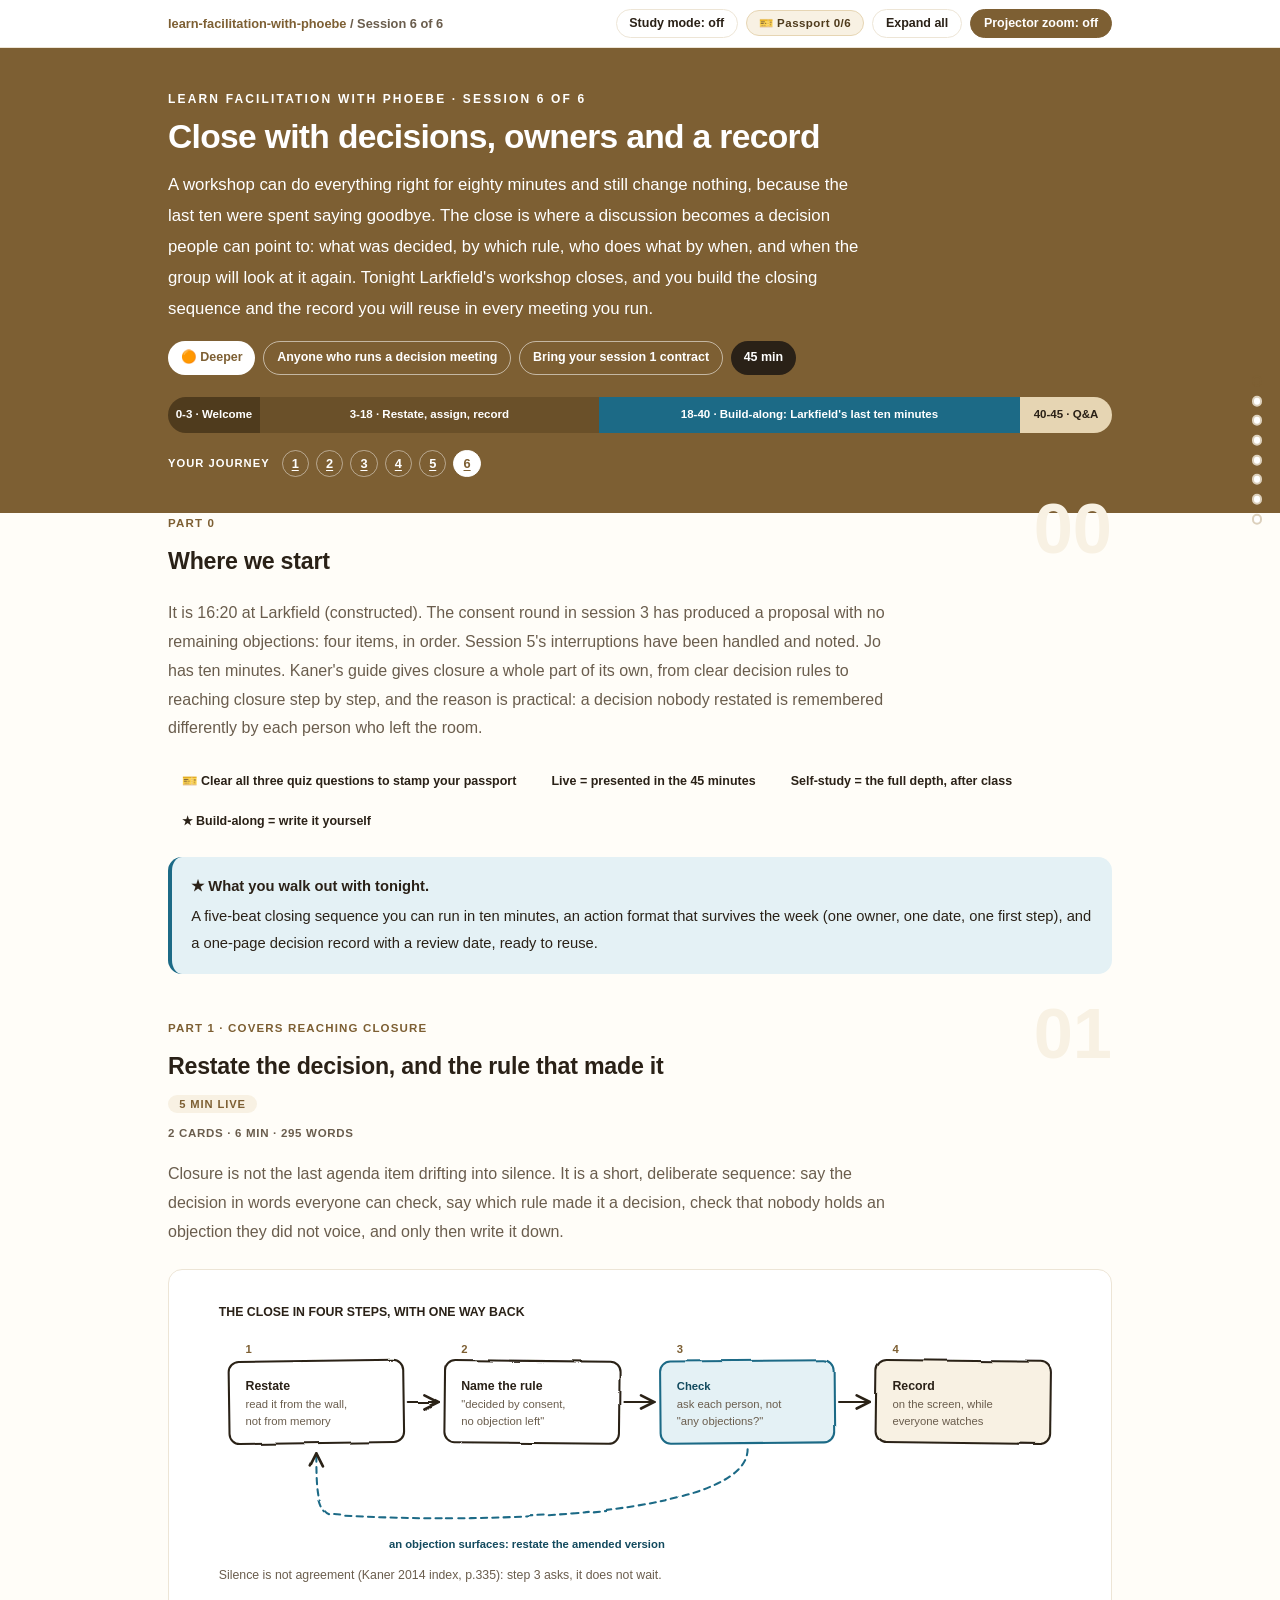
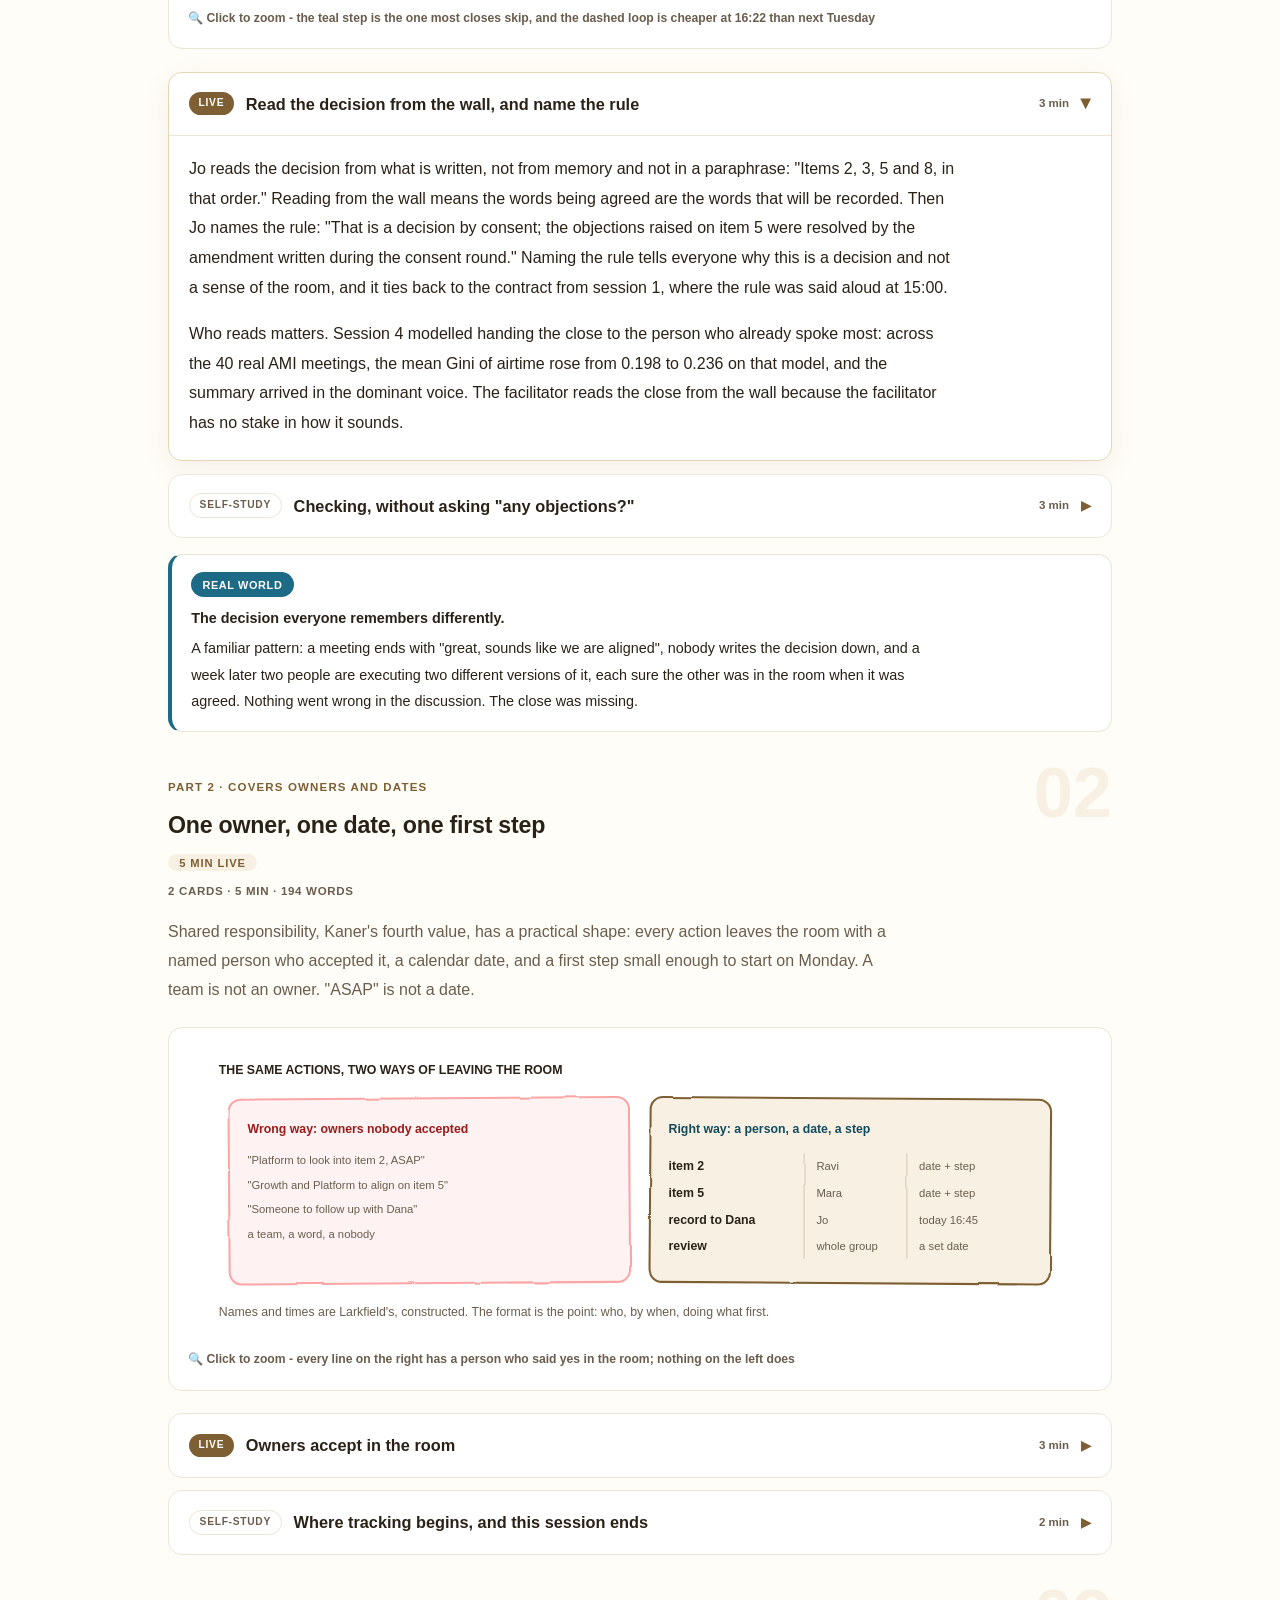
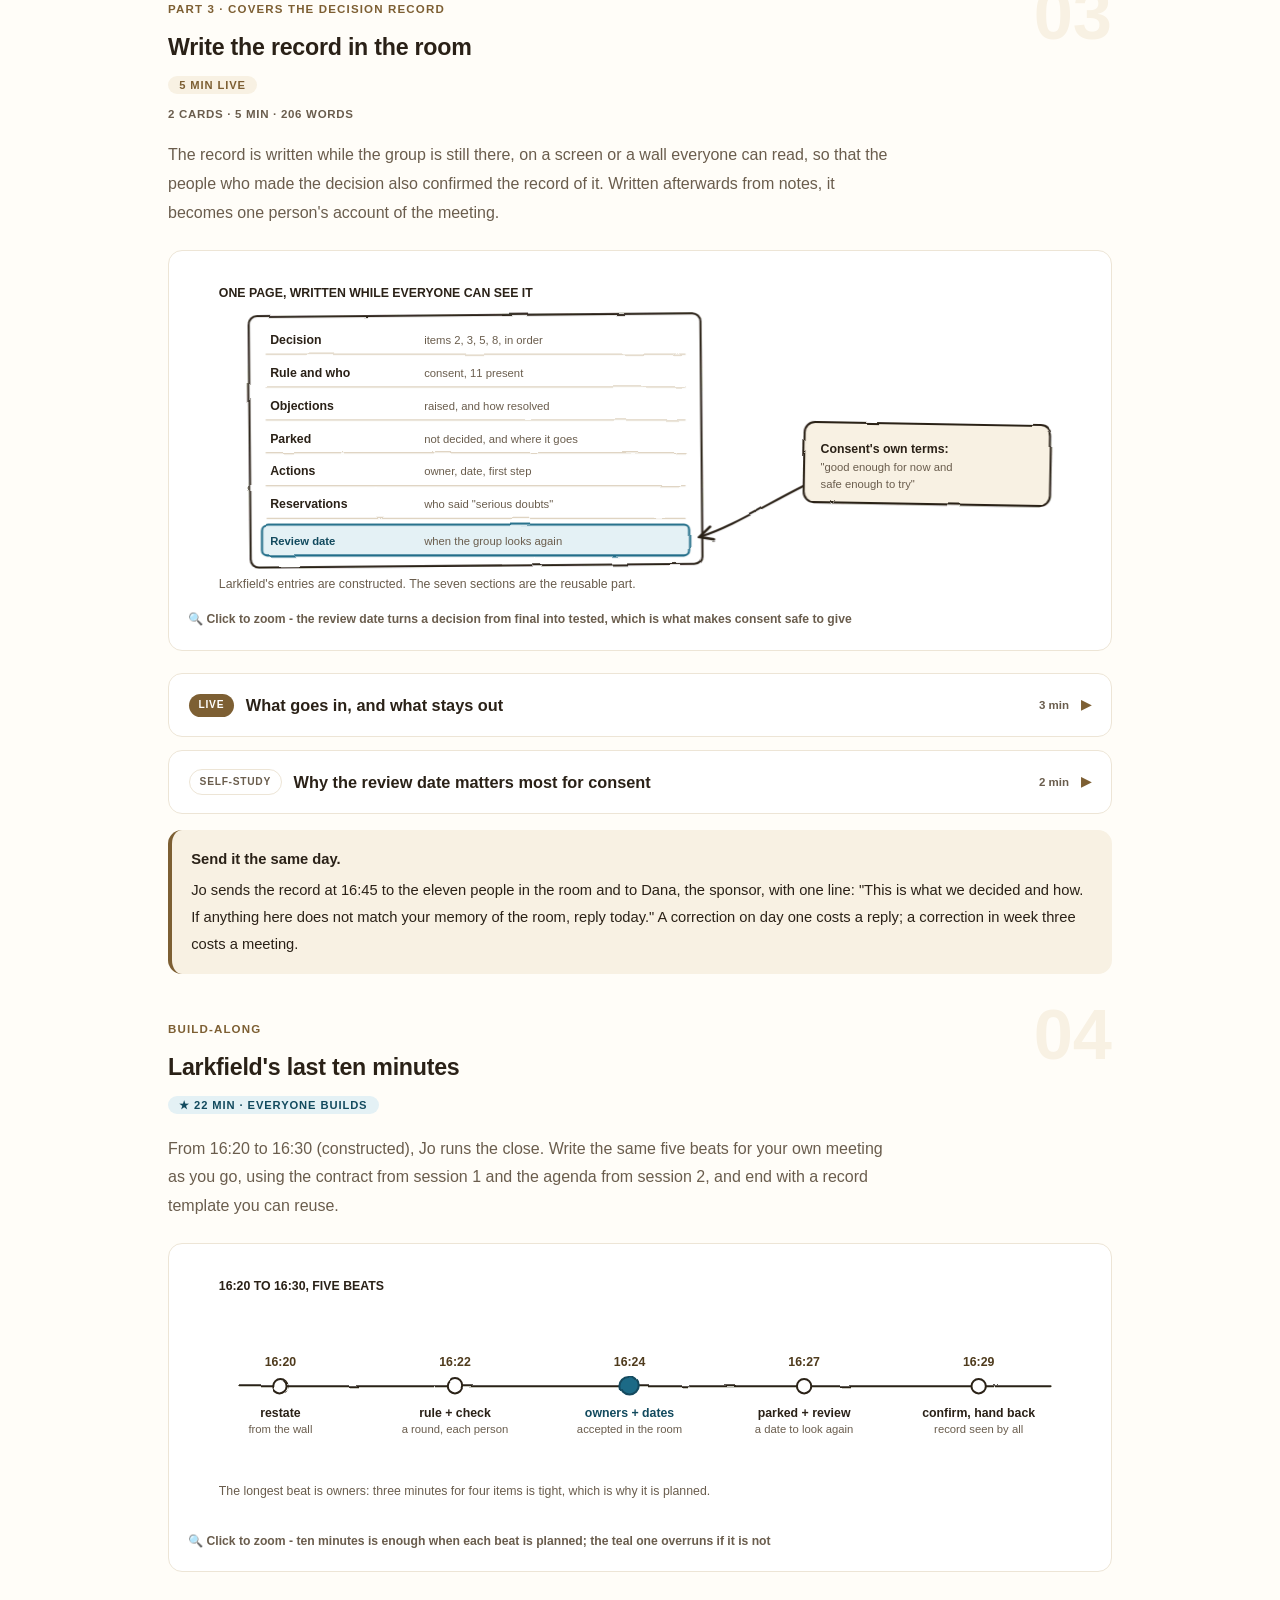
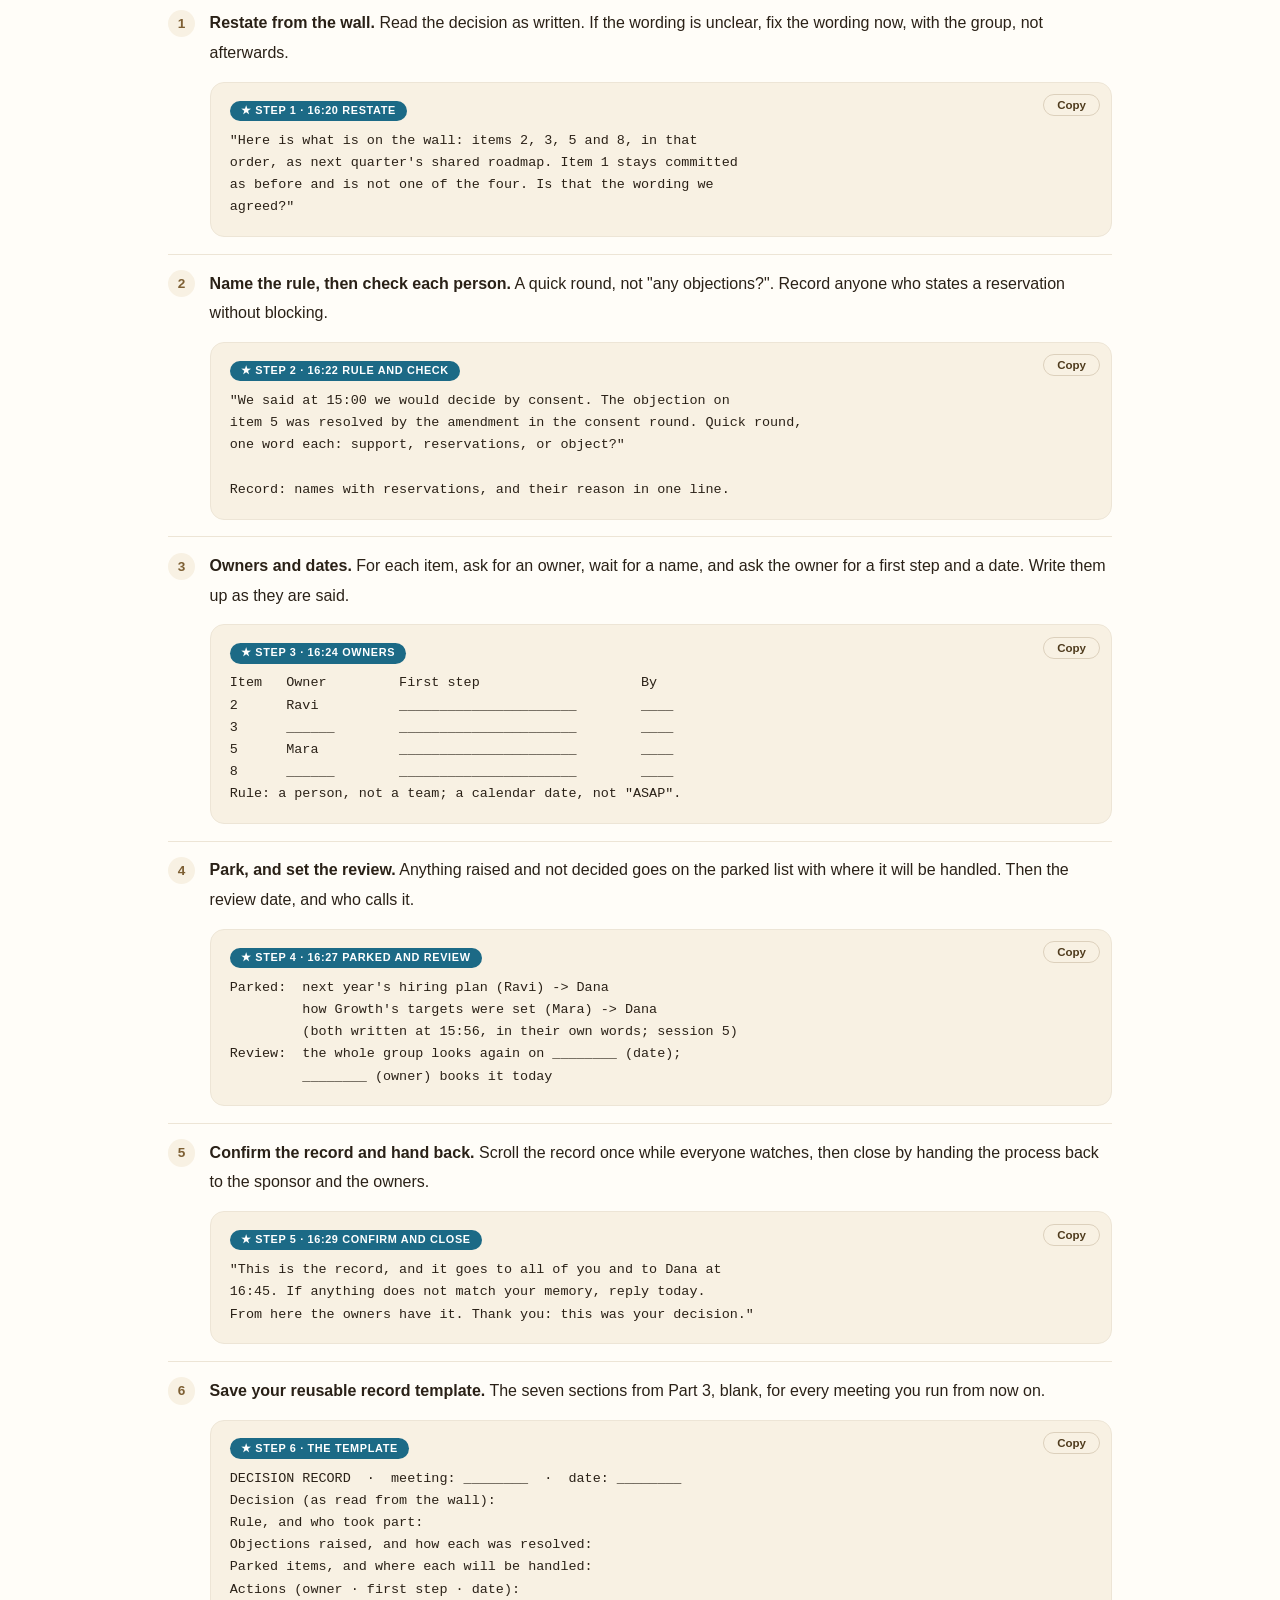
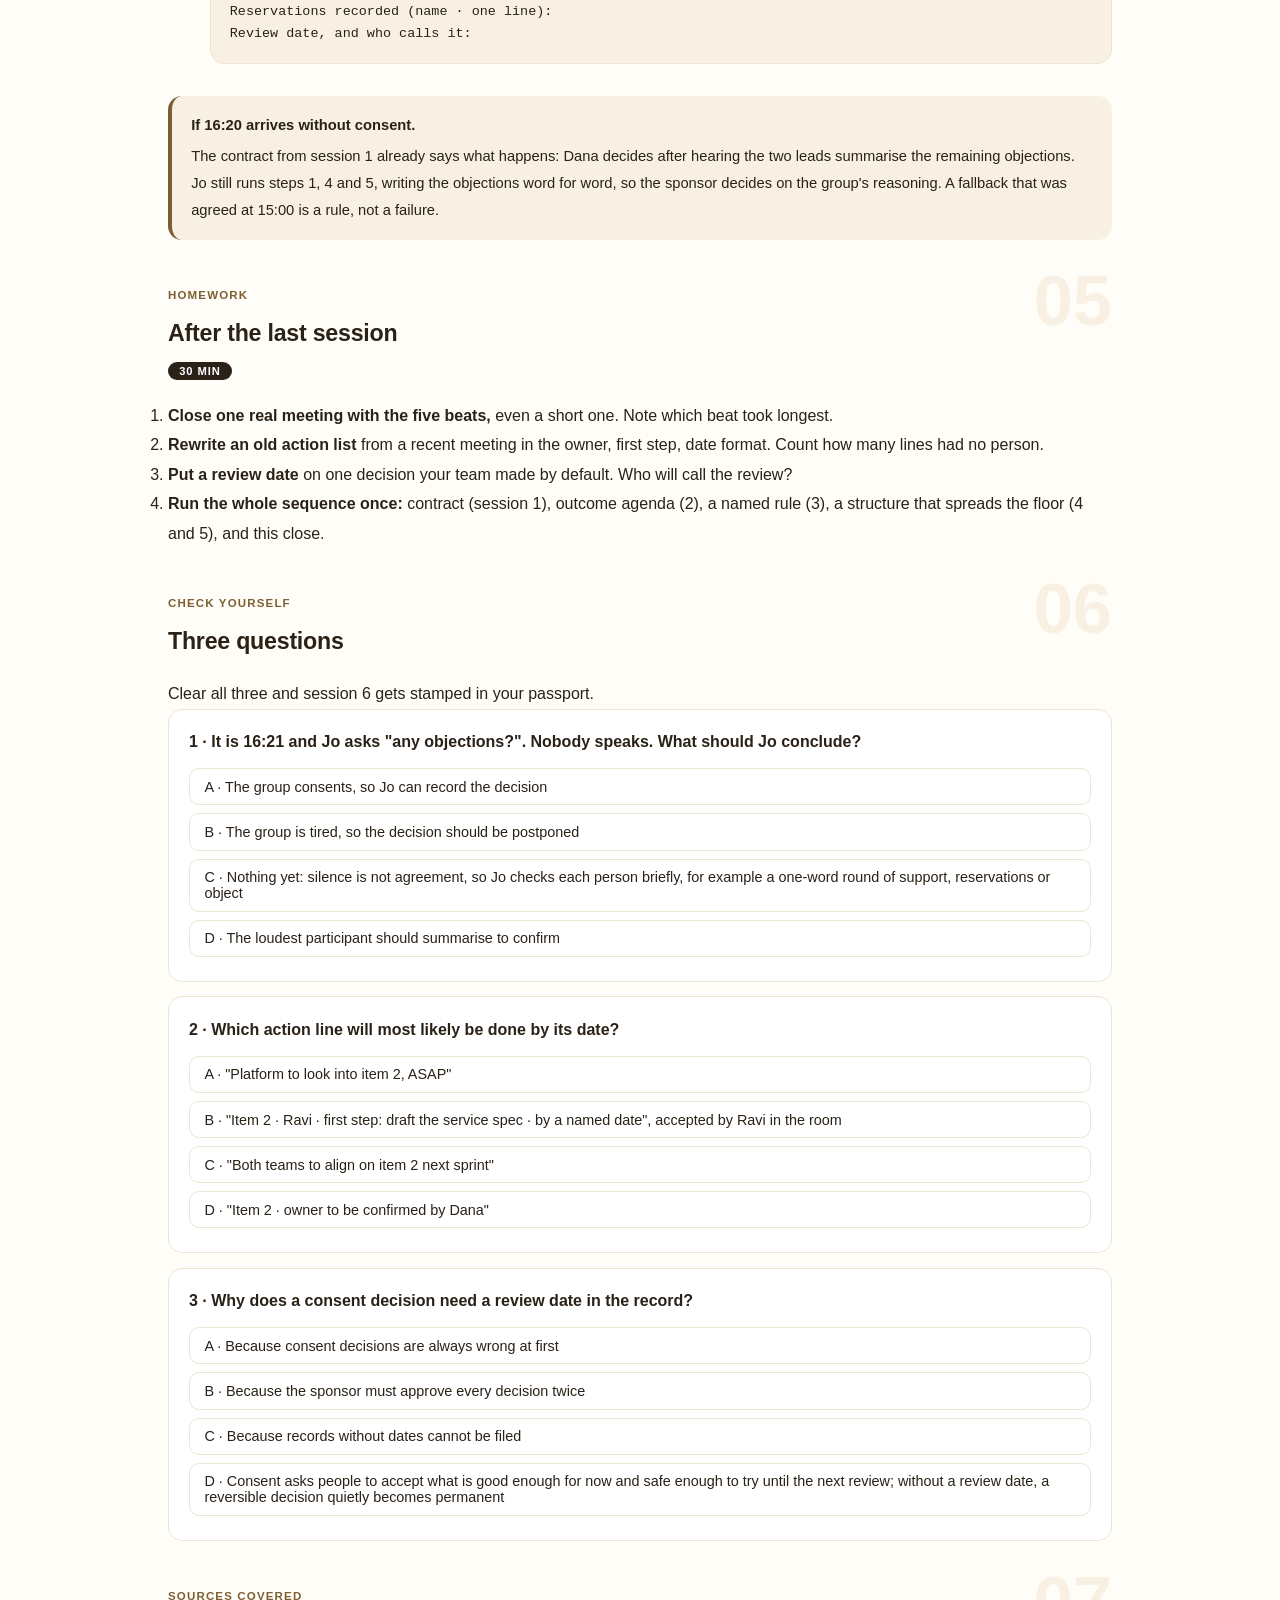
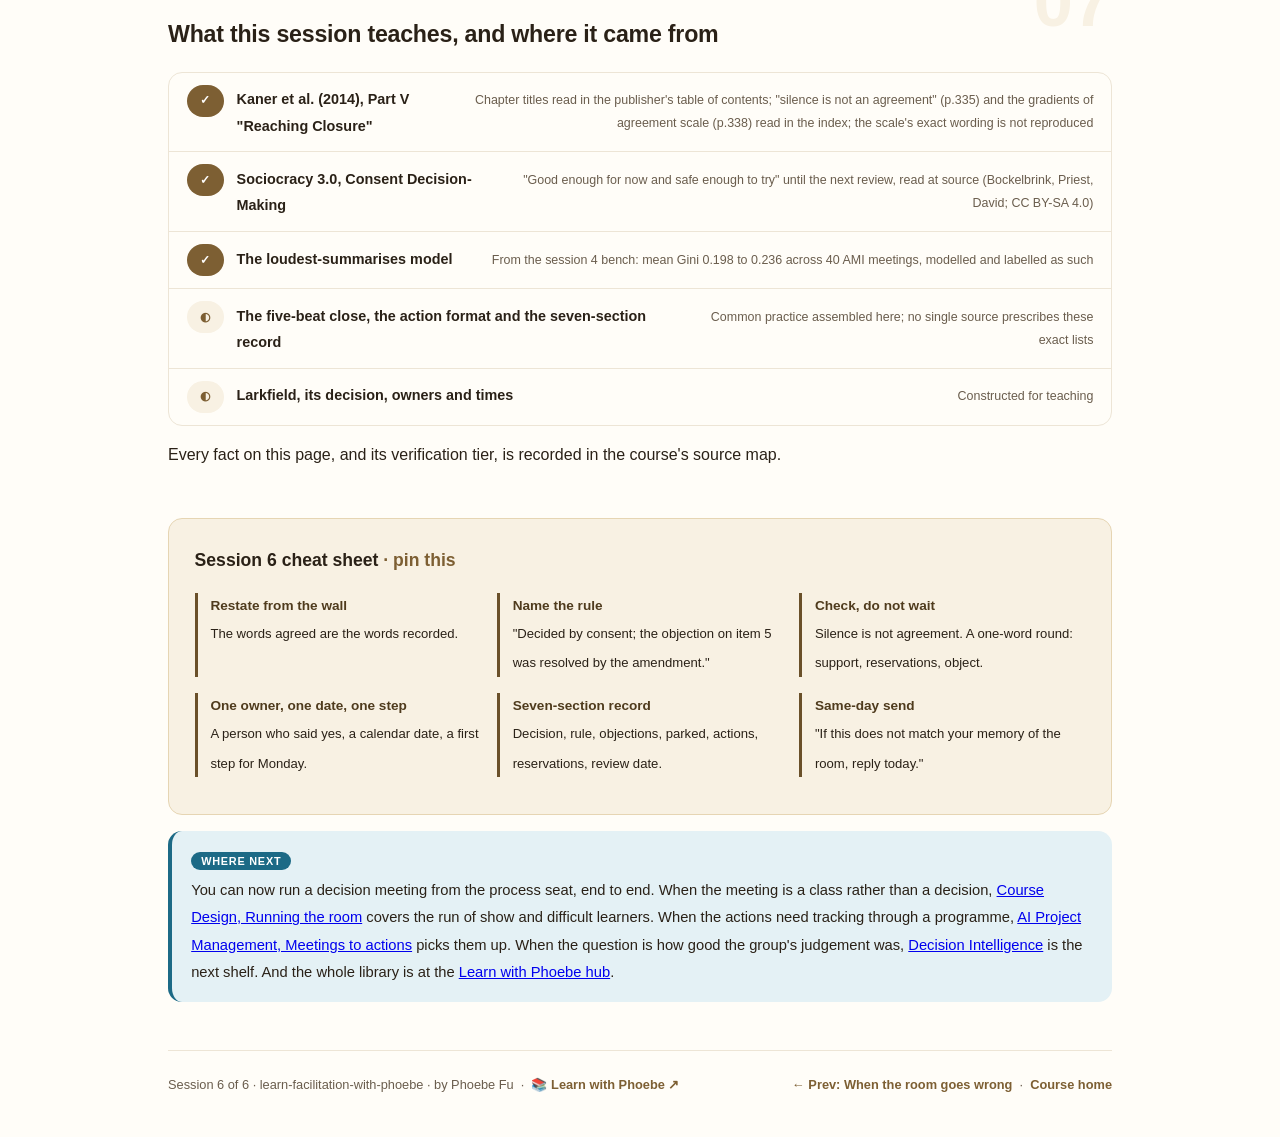
<file: courses/06-decisions-owners-record.html>
<!DOCTYPE html>
<html lang="en">
<head>
<meta charset="UTF-8">
<meta name="viewport" content="width=device-width, initial-scale=1.0">
<!-- social:start -->
<meta name="description" content="Session 6 of 6. The last ten minutes decide whether a workshop changes anything. Restate the decision and the rule that made it, give every action one owner and a date, and write the record in the room, with a review date that keeps a consent decision honest.">
<meta property="og:type" content="article">
<meta property="og:site_name" content="Learn with Phoebe">
<meta property="og:title" content="Close with decisions, owners and a record - learn facilitation with phoebe">
<meta property="og:description" content="Session 6 of 6. The decision restated, one owner and one date per action, and the record written where everyone can see it.">
<meta property="og:url" content="https://phoebefu6.github.io/learn-facilitation-with-phoebe/courses/06-decisions-owners-record.html">
<meta property="og:image" content="https://phoebefu6.github.io/learn-facilitation-with-phoebe/assets/og-cover.png">
<meta property="og:image:width" content="1200">
<meta property="og:image:height" content="630">
<meta name="twitter:card" content="summary_large_image">
<meta name="twitter:title" content="Close with decisions, owners and a record - learn facilitation with phoebe">
<meta name="twitter:description" content="Session 6 of 6. The close: restate, assign, record.">
<meta name="twitter:image" content="https://phoebefu6.github.io/learn-facilitation-with-phoebe/assets/og-cover.png">
<!-- social:end -->
<title>Session 6 · Close with decisions, owners and a record - learn facilitation with phoebe</title>
<link rel="stylesheet" href="../assets/style.css?v=22">
</head>
<body>

<div class="toolbar">
  <div class="wrap">
    <span class="crumb"><a href="../index.html">learn-facilitation-with-phoebe</a> / Session 6 of 6</span>
    <button class="btn" id="toggle-all" type="button">Expand all</button>
    <button class="btn primary" id="zoom-toggle" type="button">Projector zoom: off</button>
  </div>
</div>

<header class="masthead">
  <div class="wrap">
    <div class="eyebrow">Learn Facilitation with Phoebe · Session 6 of 6</div>
    <h1>Close with decisions, owners and a <span class="accent">record</span></h1>
    <p class="sub">A workshop can do everything right for eighty minutes and still change nothing, because the last ten were spent saying goodbye. The close is where a discussion becomes a decision people can point to: what was decided, by which rule, who does what by when, and when the group will look at it again. Tonight Larkfield's workshop closes, and you build the closing sequence and the record you will reuse in every meeting you run.</p>
    <div class="chip-row">
      <span class="chip level">🟠 Deeper</span>
      <span class="chip audience">Anyone who runs a decision meeting</span>
      <span class="chip audience">Bring your session 1 contract</span>
      <span class="chip time">45 min</span>
    </div>
    <div class="agenda">
      <span class="a1" style="flex:1">0-3 · Welcome</span>
      <span class="a2" style="flex:4">3-18 · Restate, assign, record</span>
      <span class="a3" style="flex:5">18-40 · Build-along: Larkfield's last ten minutes</span>
      <span class="a4" style="flex:1">40-45 · Q&amp;A</span>
    </div>
  </div>
</header>

<main class="wrap">

  <section class="section" id="intro">
    <div class="section-kicker">
      <span class="klabel">Part 0</span>
      <h2>Where we start</h2>
    </div>
    <p class="lede">It is 16:20 at Larkfield (constructed). The consent round in session 3 has produced a proposal with no remaining objections: four items, in order. Session 5's interruptions have been handled and noted. Jo has ten minutes. Kaner's guide gives closure a whole part of its own, from clear decision rules to reaching closure step by step, and the reason is practical: a decision nobody restated is remembered differently by each person who left the room.</p>

    <div class="legend">
      <span class="pill">🎫 Clear all three quiz questions to stamp your passport</span>
      <span class="pill">Live = presented in the 45 minutes</span>
      <span class="pill">Self-study = the full depth, after class</span>
      <span class="pill">★ Build-along = write it yourself</span>
    </div>

    <div class="callout win">
      <p><strong>★ What you walk out with tonight.</strong> A five-beat closing sequence you can run in ten minutes, an action format that survives the week (one owner, one date, one first step), and a one-page decision record with a review date, ready to reuse.</p>
    </div>
  </section>

  <section class="section" id="part-1">
    <div class="section-kicker">
      <span class="klabel">Part 1 · covers reaching closure</span>
      <h2>Restate the decision, and the rule that made it</h2>
      <span class="tag concept">5 min live</span>
    </div>
    <p class="lede">Closure is not the last agenda item drifting into silence. It is a short, deliberate sequence: say the decision in words everyone can check, say which rule made it a decision, check that nobody holds an objection they did not voice, and only then write it down.</p>

    <figure class="zoomable">
      <svg viewBox="0 0 880 300" xmlns="http://www.w3.org/2000/svg" role="img" aria-label="The closing sequence as four steps left to right: restate the decision in words on the wall, name the rule that made it, check for unvoiced objections, and record. The check step loops back to restate if an objection appears. The check step is highlighted in teal.">
        <defs>
          <filter id="f6aSk" x="-3%" y="-3%" width="106%" height="106%"><feTurbulence type="fractalNoise" baseFrequency="0.02" numOctaves="2" seed="61" result="n"/><feDisplacementMap in="SourceGraphic" in2="n" scale="2.4" xChannelSelector="R" yChannelSelector="G"/></filter>
          <marker id="f6aAr" viewBox="0 0 10 10" refX="9" refY="5" markerWidth="8" markerHeight="8" orient="auto"><path d="M1 1 L9 5 L1 9" fill="none" stroke="#2A2117" stroke-width="1.6" stroke-linecap="round"/></marker>
        </defs>
        <style>
          .f6aH { font: 800 12px Inter, sans-serif; fill: #2A2117; }
          .f6aL { font: 600 12px Inter, sans-serif; fill: #2A2117; }
          .f6aS { font: 400 11px Inter, sans-serif; fill: #6A5D4D; }
          .f6aB { font: 800 11px Inter, sans-serif; fill: #124A5E; }
          .f6aA { font: 700 11px Inter, sans-serif; fill: #7D5F33; }
          .f6aN { font: 400 12px Inter, sans-serif; fill: #6A5D4D; }
        </style>

        <text class="f6aH" x="30" y="26">THE CLOSE IN FOUR STEPS, WITH ONE WAY BACK</text>

        <g filter="url(#f6aSk)" fill="none" stroke="#2A2117" stroke-width="2" stroke-linecap="round" stroke-linejoin="round">
          <rect x="40" y="70" width="170" height="80" rx="10" transform="rotate(-0.8 125 110)" fill="#FFFFFF"/>
          <rect x="250" y="70" width="170" height="80" rx="10" transform="rotate(0.6 335 110)" fill="#FFFFFF"/>
          <rect x="460" y="70" width="170" height="80" rx="10" transform="rotate(-0.5 545 110)" fill="#E4F1F5" stroke="#1C6A86"/>
          <rect x="670" y="70" width="170" height="80" rx="10" transform="rotate(0.7 755 110)" fill="#F8F1E3"/>
          <path d="M214 110 L244 110" marker-end="url(#f6aAr)"/>
          <path d="M424 110 L454 110" marker-end="url(#f6aAr)"/>
          <path d="M634 110 L664 110" marker-end="url(#f6aAr)"/>
          <path d="M545 156 C545 220 300 230 140 220 C125 218 125 190 125 160" stroke="#1C6A86" stroke-dasharray="6 5" marker-end="url(#f6aAr)"/>
        </g>

        <text class="f6aA" x="56" y="62">1</text>
        <text class="f6aL" x="56" y="98">Restate</text>
        <text class="f6aS" x="56" y="116">read it from the wall,</text>
        <text class="f6aS" x="56" y="132">not from memory</text>
        <text class="f6aA" x="266" y="62">2</text>
        <text class="f6aL" x="266" y="98">Name the rule</text>
        <text class="f6aS" x="266" y="116">"decided by consent,</text>
        <text class="f6aS" x="266" y="132">no objection left"</text>
        <text class="f6aA" x="476" y="62">3</text>
        <text class="f6aB" x="476" y="98">Check</text>
        <text class="f6aS" x="476" y="116">ask each person, not</text>
        <text class="f6aS" x="476" y="132">"any objections?"</text>
        <text class="f6aA" x="686" y="62">4</text>
        <text class="f6aL" x="686" y="98">Record</text>
        <text class="f6aS" x="686" y="116">on the screen, while</text>
        <text class="f6aS" x="686" y="132">everyone watches</text>
        <text class="f6aB" x="330" y="252" text-anchor="middle">an objection surfaces: restate the amended version</text>

        <text class="f6aN" x="30" y="282">Silence is not agreement (Kaner 2014 index, p.335): step 3 asks, it does not wait.</text>
      </svg>
      <figcaption>🔍 Click to zoom - the teal step is the one most closes skip, and the dashed loop is cheaper at 16:22 than next Tuesday</figcaption>
    </figure>

    <details class="card" open>
      <summary><span class="mode live">Live</span>Read the decision from the wall, and name the rule<span class="mini">3 min</span><span class="caret">▶</span></summary>
      <div class="body">
        <p>Jo reads the decision from what is written, not from memory and not in a paraphrase: "Items 2, 3, 5 and 8, in that order." Reading from the wall means the words being agreed are the words that will be recorded. Then Jo names the rule: "That is a decision by consent; the objections raised on item 5 were resolved by the amendment written during the consent round." Naming the rule tells everyone why this is a decision and not a sense of the room, and it ties back to the contract from session 1, where the rule was said aloud at 15:00.</p>
        <p>Who reads matters. Session 4 modelled handing the close to the person who already spoke most: across the 40 real AMI meetings, the mean Gini of airtime rose from 0.198 to 0.236 on that model, and the summary arrived in the dominant voice. The facilitator reads the close from the wall because the facilitator has no stake in how it sounds.</p>
      </div>
    </details>

    <details class="card">
      <summary><span class="mode self">Self-study</span>Checking, without asking "any objections?"<span class="mini">3 min</span><span class="caret">▶</span></summary>
      <div class="body">
        <p>"Any objections?" asked to a tired room at 16:21 produces silence, and Kaner's index carries a line worth remembering: silence is not an agreement. A check that works asks each person briefly, in a round, or uses a scale. Kaner's guide indexes a gradients of agreement scale (p.338) that lets people say how much they support a proposal, from wholehearted support through reservations to a block, instead of a yes or no; the exact wording of its points is in the book and not reproduced here.</p>
        <p>The scale earns its place at the close because it reveals the person who will comply in the room and resist outside it. Someone at "I have serious reservations but will not block" is someone the owner of that item should talk to on Monday.</p>
      </div>
    </details>

    <div class="callout example">
      <span class="ex-pill">Real world</span>
      <p><strong>The decision everyone remembers differently.</strong> A familiar pattern: a meeting ends with "great, sounds like we are aligned", nobody writes the decision down, and a week later two people are executing two different versions of it, each sure the other was in the room when it was agreed. Nothing went wrong in the discussion. The close was missing.</p>
    </div>
  </section>

  <section class="section" id="part-2">
    <div class="section-kicker">
      <span class="klabel">Part 2 · covers owners and dates</span>
      <h2>One owner, one date, one first step</h2>
      <span class="tag concept">5 min live</span>
    </div>
    <p class="lede">Shared responsibility, Kaner's fourth value, has a practical shape: every action leaves the room with a named person who accepted it, a calendar date, and a first step small enough to start on Monday. A team is not an owner. "ASAP" is not a date.</p>

    <figure class="zoomable">
      <svg viewBox="0 0 880 284" xmlns="http://www.w3.org/2000/svg" role="img" aria-label="Two panels. The wrong way: an action list reading Platform to look into item 2, ASAP; Growth and Platform to align on item 5; someone to follow up. The right way: item 2, owner Ravi, first milestone date, first step; item 5, owner Mara, date, first step; review date for the whole decision.">
        <defs>
          <filter id="f6bSk" x="-3%" y="-3%" width="106%" height="106%"><feTurbulence type="fractalNoise" baseFrequency="0.02" numOctaves="2" seed="67" result="n"/><feDisplacementMap in="SourceGraphic" in2="n" scale="2.4" xChannelSelector="R" yChannelSelector="G"/></filter>
        </defs>
        <style>
          .f6bH { font: 800 12px Inter, sans-serif; fill: #2A2117; }
          .f6bL { font: 600 12px Inter, sans-serif; fill: #2A2117; }
          .f6bS { font: 400 11px Inter, sans-serif; fill: #6A5D4D; }
          .f6bR { font: 800 12px Inter, sans-serif; fill: #991B1B; }
          .f6bB { font: 800 12px Inter, sans-serif; fill: #124A5E; }
          .f6bN { font: 400 12px Inter, sans-serif; fill: #6A5D4D; }
        </style>

        <text class="f6bH" x="30" y="26">THE SAME ACTIONS, TWO WAYS OF LEAVING THE ROOM</text>

        <g filter="url(#f6bSk)" fill="none" stroke="#2A2117" stroke-width="2" stroke-linecap="round" stroke-linejoin="round">
          <rect x="40" y="50" width="390" height="180" rx="12" transform="rotate(-0.4 235 140)" fill="#FEF2F2" stroke="#FCA5A5"/>
          <rect x="450" y="50" width="390" height="180" rx="12" transform="rotate(0.4 645 140)" fill="#F8F1E3" stroke="#7D5F33"/>
          <path d="M600 104 L600 206 M700 104 L700 206" stroke="#DCD0BC" stroke-width="1.2"/>
        </g>

        <text class="f6bR" x="58" y="84">Wrong way: owners nobody accepted</text>
        <text class="f6bS" x="58" y="114">"Platform to look into item 2, ASAP"</text>
        <text class="f6bS" x="58" y="138">"Growth and Platform to align on item 5"</text>
        <text class="f6bS" x="58" y="162">"Someone to follow up with Dana"</text>
        <text class="f6bS" x="58" y="186">a team, a word, a nobody</text>

        <text class="f6bB" x="468" y="84">Right way: a person, a date, a step</text>
        <text class="f6bL" x="468" y="120">item 2</text>
        <text class="f6bS" x="612" y="120">Ravi</text>
        <text class="f6bS" x="712" y="120">date + step</text>
        <text class="f6bL" x="468" y="146">item 5</text>
        <text class="f6bS" x="612" y="146">Mara</text>
        <text class="f6bS" x="712" y="146">date + step</text>
        <text class="f6bL" x="468" y="172">record to Dana</text>
        <text class="f6bS" x="612" y="172">Jo</text>
        <text class="f6bS" x="712" y="172">today 16:45</text>
        <text class="f6bL" x="468" y="198">review</text>
        <text class="f6bS" x="612" y="198">whole group</text>
        <text class="f6bS" x="712" y="198">a set date</text>

        <text class="f6bN" x="30" y="262">Names and times are Larkfield's, constructed. The format is the point: who, by when, doing what first.</text>
      </svg>
      <figcaption>🔍 Click to zoom - every line on the right has a person who said yes in the room; nothing on the left does</figcaption>
    </figure>

    <details class="card">
      <summary><span class="mode live">Live</span>Owners accept in the room<span class="mini">3 min</span><span class="caret">▶</span></summary>
      <div class="body">
        <p>An owner is a person who said yes, out loud, before leaving. Assigning work to someone who is not present, or to a team, produces an action nobody feels. Jo asks for each item: "Who will own this?" and waits for a name, then asks that person: "What is the first step, and by when?" The date is a calendar date, not "next sprint", and the first step is small enough that the owner knows what they will do on Monday morning.</p>
        <p>At Larkfield the owners come from both teams on purpose: item 2 to Ravi of Platform, item 5 to Mara of Growth. That split is a content decision the group makes; Jo only asks the question. It is also the practical form of shared responsibility: each team now owns part of the roadmap the other team wanted.</p>
      </div>
    </details>

    <details class="card">
      <summary><span class="mode self">Self-study</span>Where tracking begins, and this session ends<span class="mini">2 min</span><span class="caret">▶</span></summary>
      <div class="body">
        <p>Once actions leave the room with owners and dates, following them through a programme, status reporting and escalation is project-management work, taught in <a href="https://phoebefu6.github.io/learn-ai-project-management-with-phoebe/courses/b7-meetings-to-actions.html">AI Project Management, Meetings to actions</a>. The facilitator's job ends at a clean handover: the record goes to whoever tracks the work, and the facilitator does not quietly become the project manager.</p>
      </div>
    </details>
  </section>

  <section class="section" id="part-3">
    <div class="section-kicker">
      <span class="klabel">Part 3 · covers the decision record</span>
      <h2>Write the record in the room</h2>
      <span class="tag concept">5 min live</span>
    </div>
    <p class="lede">The record is written while the group is still there, on a screen or a wall everyone can read, so that the people who made the decision also confirmed the record of it. Written afterwards from notes, it becomes one person's account of the meeting.</p>

    <figure class="zoomable">
      <svg viewBox="0 0 880 320" xmlns="http://www.w3.org/2000/svg" role="img" aria-label="A one-page decision record drawn as a sheet with seven sections: the decision, the rule and who took part, objections raised and how they were resolved, parked items, actions with owner and date, and the review date. The review date is highlighted in teal, with a note that consent decisions are good enough for now and safe enough to try until the next review.">
        <defs>
          <filter id="f6cSk" x="-3%" y="-3%" width="106%" height="106%"><feTurbulence type="fractalNoise" baseFrequency="0.02" numOctaves="2" seed="71" result="n"/><feDisplacementMap in="SourceGraphic" in2="n" scale="2.4" xChannelSelector="R" yChannelSelector="G"/></filter>
          <marker id="f6cAr" viewBox="0 0 10 10" refX="9" refY="5" markerWidth="8" markerHeight="8" orient="auto"><path d="M1 1 L9 5 L1 9" fill="none" stroke="#2A2117" stroke-width="1.6" stroke-linecap="round"/></marker>
        </defs>
        <style>
          .f6cH { font: 800 12px Inter, sans-serif; fill: #2A2117; }
          .f6cL { font: 600 12px Inter, sans-serif; fill: #2A2117; }
          .f6cS { font: 400 11px Inter, sans-serif; fill: #6A5D4D; }
          .f6cB { font: 800 11px Inter, sans-serif; fill: #124A5E; }
          .f6cN { font: 400 12px Inter, sans-serif; fill: #6A5D4D; }
        </style>

        <text class="f6cH" x="30" y="26">ONE PAGE, WRITTEN WHILE EVERYONE CAN SEE IT</text>

        <g filter="url(#f6cSk)" fill="none" stroke="#2A2117" stroke-width="2" stroke-linecap="round" stroke-linejoin="round">
          <rect x="60" y="44" width="440" height="244" rx="8" transform="rotate(-0.5 280 166)" fill="#FFFFFF"/>
          <path d="M76 82 L484 82 M76 114 L484 114 M76 146 L484 146 M76 178 L484 178 M76 210 L484 210 M76 242 L484 242" stroke="#DCD0BC" stroke-width="1.2"/>
          <rect x="72" y="248" width="416" height="30" rx="5" fill="#E4F1F5" stroke="#1C6A86"/>
          <path d="M600 210 C560 230 530 250 498 260" marker-end="url(#f6cAr)"/>
          <rect x="600" y="150" width="240" height="78" rx="10" transform="rotate(1 720 189)" fill="#F8F1E3"/>
        </g>

        <text class="f6cL" x="80" y="72">Decision</text>
        <text class="f6cS" x="230" y="72">items 2, 3, 5, 8, in order</text>
        <text class="f6cL" x="80" y="104">Rule and who</text>
        <text class="f6cS" x="230" y="104">consent, 11 present</text>
        <text class="f6cL" x="80" y="136">Objections</text>
        <text class="f6cS" x="230" y="136">raised, and how resolved</text>
        <text class="f6cL" x="80" y="168">Parked</text>
        <text class="f6cS" x="230" y="168">not decided, and where it goes</text>
        <text class="f6cL" x="80" y="200">Actions</text>
        <text class="f6cS" x="230" y="200">owner, date, first step</text>
        <text class="f6cL" x="80" y="232">Reservations</text>
        <text class="f6cS" x="230" y="232">who said "serious doubts"</text>
        <text class="f6cB" x="80" y="268">Review date</text>
        <text class="f6cS" x="230" y="268">when the group looks again</text>
        <text class="f6cL" x="616" y="178">Consent's own terms:</text>
        <text class="f6cS" x="616" y="196">"good enough for now and</text>
        <text class="f6cS" x="616" y="212">safe enough to try"</text>

        <text class="f6cN" x="30" y="310">Larkfield's entries are constructed. The seven sections are the reusable part.</text>
      </svg>
      <figcaption>🔍 Click to zoom - the review date turns a decision from final into tested, which is what makes consent safe to give</figcaption>
    </figure>

    <details class="card">
      <summary><span class="mode live">Live</span>What goes in, and what stays out<span class="mini">3 min</span><span class="caret">▶</span></summary>
      <div class="body">
        <p><strong>In:</strong> the decision in the words read from the wall; the rule and who took part; every objection raised and how it was resolved; parked items with where they will be handled; each action with owner, date and first step; any reservations people chose to record; and the review date. <strong>Out:</strong> who said what in the debate. The record is of the decision and its reasoning, not a transcript, and a record that quotes the argument restarts it.</p>
        <p>Objections and their resolution are the most valuable lines months later. When someone asks "why did we drop item 6?", the answer is in the record, in the group's own reasoning, and nobody has to reconstruct it from memory.</p>
      </div>
    </details>

    <details class="card">
      <summary><span class="mode self">Self-study</span>Why the review date matters most for consent<span class="mini">2 min</span><span class="caret">▶</span></summary>
      <div class="body">
        <p>Sociocracy 3.0's consent pattern lets a proposal go ahead when it is good enough for now and safe enough to try until the next review. That bargain only holds if the next review happens. Without a date in the record, "safe to try" quietly becomes permanent, and people who withheld an objection because the decision was reversible discover it was not. Writing the review date into the record, with an owner for calling the review, is what makes it reasonable to ask a group for consent rather than unanimity.</p>
      </div>
    </details>

    <div class="callout tip">
      <p><strong>Send it the same day.</strong> Jo sends the record at 16:45 to the eleven people in the room and to Dana, the sponsor, with one line: "This is what we decided and how. If anything here does not match your memory of the room, reply today." A correction on day one costs a reply; a correction in week three costs a meeting.</p>
    </div>
  </section>

  <section class="section" id="demo-1">
    <div class="section-kicker">
      <span class="klabel">Build-along</span>
      <h2>Larkfield's last ten minutes</h2>
      <span class="tag demo">★ 22 min · everyone builds</span>
    </div>
    <p class="lede">From 16:20 to 16:30 (constructed), Jo runs the close. Write the same five beats for your own meeting as you go, using the contract from session 1 and the agenda from session 2, and end with a record template you can reuse.</p>

    <figure class="zoomable">
      <svg viewBox="0 0 880 250" xmlns="http://www.w3.org/2000/svg" role="img" aria-label="A ten-minute timeline from 16:20 to 16:30 with five beats: 16:20 restate from the wall, 16:22 name the rule and check each person, 16:24 owners and dates, 16:27 parked items and review date, 16:29 confirm the record and hand back. The owners beat is highlighted in teal.">
        <defs>
          <filter id="f6dSk" x="-3%" y="-3%" width="106%" height="106%"><feTurbulence type="fractalNoise" baseFrequency="0.02" numOctaves="2" seed="73" result="n"/><feDisplacementMap in="SourceGraphic" in2="n" scale="2.4" xChannelSelector="R" yChannelSelector="G"/></filter>
        </defs>
        <style>
          .f6dH { font: 800 12px Inter, sans-serif; fill: #2A2117; }
          .f6dL { font: 600 12px Inter, sans-serif; fill: #2A2117; }
          .f6dS { font: 400 11px Inter, sans-serif; fill: #6A5D4D; }
          .f6dB { font: 800 12px Inter, sans-serif; fill: #124A5E; }
          .f6dD { font: 800 12px Inter, sans-serif; fill: #4F3B1D; }
          .f6dN { font: 400 12px Inter, sans-serif; fill: #6A5D4D; }
        </style>

        <text class="f6dH" x="30" y="26">16:20 TO 16:30, FIVE BEATS</text>

        <g filter="url(#f6dSk)" fill="none" stroke="#2A2117" stroke-width="2" stroke-linecap="round" stroke-linejoin="round">
          <path d="M50 120 L840 120"/>
          <circle cx="90" cy="120" r="7" fill="#FFFFFF"/>
          <circle cx="260" cy="120" r="7" fill="#FFFFFF"/>
          <circle cx="430" cy="120" r="9" fill="#1C6A86" stroke="#124A5E"/>
          <circle cx="600" cy="120" r="7" fill="#FFFFFF"/>
          <circle cx="770" cy="120" r="7" fill="#FFFFFF"/>
        </g>

        <text class="f6dD" x="90" y="100" text-anchor="middle">16:20</text>
        <text class="f6dD" x="260" y="100" text-anchor="middle">16:22</text>
        <text class="f6dD" x="430" y="100" text-anchor="middle">16:24</text>
        <text class="f6dD" x="600" y="100" text-anchor="middle">16:27</text>
        <text class="f6dD" x="770" y="100" text-anchor="middle">16:29</text>
        <text class="f6dL" x="90" y="150" text-anchor="middle">restate</text>
        <text class="f6dS" x="90" y="166" text-anchor="middle">from the wall</text>
        <text class="f6dL" x="260" y="150" text-anchor="middle">rule + check</text>
        <text class="f6dS" x="260" y="166" text-anchor="middle">a round, each person</text>
        <text class="f6dB" x="430" y="150" text-anchor="middle">owners + dates</text>
        <text class="f6dS" x="430" y="166" text-anchor="middle">accepted in the room</text>
        <text class="f6dL" x="600" y="150" text-anchor="middle">parked + review</text>
        <text class="f6dS" x="600" y="166" text-anchor="middle">a date to look again</text>
        <text class="f6dL" x="770" y="150" text-anchor="middle">confirm, hand back</text>
        <text class="f6dS" x="770" y="166" text-anchor="middle">record seen by all</text>

        <text class="f6dN" x="30" y="226">The longest beat is owners: three minutes for four items is tight, which is why it is planned.</text>
      </svg>
      <figcaption>🔍 Click to zoom - ten minutes is enough when each beat is planned; the teal one overruns if it is not</figcaption>
    </figure>

    <div class="steps">
      <div class="step">
        <p><strong>Restate from the wall.</strong> Read the decision as written. If the wording is unclear, fix the wording now, with the group, not afterwards.</p>
        <div class="prompt-box good"><span class="label">★ Step 1 · 16:20 restate</span>"Here is what is on the wall: items 2, 3, 5 and 8, in that
order, as next quarter's shared roadmap. Item 1 stays committed
as before and is not one of the four. Is that the wording we
agreed?"</div>
      </div>
      <div class="step">
        <p><strong>Name the rule, then check each person.</strong> A quick round, not "any objections?". Record anyone who states a reservation without blocking.</p>
        <div class="prompt-box good"><span class="label">★ Step 2 · 16:22 rule and check</span>"We said at 15:00 we would decide by consent. The objection on
item 5 was resolved by the amendment in the consent round. Quick round,
one word each: support, reservations, or object?"

Record: names with reservations, and their reason in one line.</div>
      </div>
      <div class="step">
        <p><strong>Owners and dates.</strong> For each item, ask for an owner, wait for a name, and ask the owner for a first step and a date. Write them up as they are said.</p>
        <div class="prompt-box good"><span class="label">★ Step 3 · 16:24 owners</span>Item   Owner         First step                    By
2      Ravi          ______________________        ____
3      ______        ______________________        ____
5      Mara          ______________________        ____
8      ______        ______________________        ____
Rule: a person, not a team; a calendar date, not "ASAP".</div>
      </div>
      <div class="step">
        <p><strong>Park, and set the review.</strong> Anything raised and not decided goes on the parked list with where it will be handled. Then the review date, and who calls it.</p>
        <div class="prompt-box good"><span class="label">★ Step 4 · 16:27 parked and review</span>Parked:  next year's hiring plan (Ravi) -&gt; Dana
         how Growth's targets were set (Mara) -&gt; Dana
         (both written at 15:56, in their own words; session 5)
Review:  the whole group looks again on ________ (date);
         ________ (owner) books it today</div>
      </div>
      <div class="step">
        <p><strong>Confirm the record and hand back.</strong> Scroll the record once while everyone watches, then close by handing the process back to the sponsor and the owners.</p>
        <div class="prompt-box good"><span class="label">★ Step 5 · 16:29 confirm and close</span>"This is the record, and it goes to all of you and to Dana at
16:45. If anything does not match your memory, reply today.
From here the owners have it. Thank you: this was your decision."</div>
      </div>
      <div class="step">
        <p><strong>Save your reusable record template.</strong> The seven sections from Part 3, blank, for every meeting you run from now on.</p>
        <div class="prompt-box good"><span class="label">★ Step 6 · the template</span>DECISION RECORD  ·  meeting: ________  ·  date: ________
Decision (as read from the wall):
Rule, and who took part:
Objections raised, and how each was resolved:
Parked items, and where each will be handled:
Actions (owner · first step · date):
Reservations recorded (name · one line):
Review date, and who calls it:</div>
      </div>
    </div>

    <div class="callout tip">
      <p><strong>If 16:20 arrives without consent.</strong> The contract from session 1 already says what happens: Dana decides after hearing the two leads summarise the remaining objections. Jo still runs steps 1, 4 and 5, writing the objections word for word, so the sponsor decides on the group's reasoning. A fallback that was agreed at 15:00 is a rule, not a failure.</p>
    </div>
  </section>

  <section class="section" id="exercise">
    <div class="section-kicker">
      <span class="klabel">Homework</span>
      <h2>After the last session</h2>
      <span class="tag exercise">30 min</span>
    </div>
    <ol>
      <li><strong>Close one real meeting with the five beats,</strong> even a short one. Note which beat took longest.</li>
      <li><strong>Rewrite an old action list</strong> from a recent meeting in the owner, first step, date format. Count how many lines had no person.</li>
      <li><strong>Put a review date</strong> on one decision your team made by default. Who will call the review?</li>
      <li><strong>Run the whole sequence once:</strong> contract (session 1), outcome agenda (2), a named rule (3), a structure that spreads the floor (4 and 5), and this close.</li>
    </ol>
  </section>

  <section class="section" id="quiz">
    <div class="section-kicker">
      <span class="klabel">Check yourself</span>
      <h2>Three questions</h2>
    </div>
    <p>Clear all three and session 6 gets stamped in your passport.</p>

    <div class="quiz-q" data-answer="2">
      <p class="qtext">1 · It is 16:21 and Jo asks "any objections?". Nobody speaks. What should Jo conclude?</p>
      <button class="qopt" type="button">A · The group consents, so Jo can record the decision</button>
      <button class="qopt" type="button">B · The group is tired, so the decision should be postponed</button>
      <button class="qopt" type="button">C · Nothing yet: silence is not agreement, so Jo checks each person briefly, for example a one-word round of support, reservations or object</button>
      <button class="qopt" type="button">D · The loudest participant should summarise to confirm</button>
      <p class="qwhy">Kaner's index is explicit that silence is not an agreement. A round costs a minute and surfaces the person who would comply in the room and resist outside it. D is session 4's anti-lever.</p>
    </div>

    <div class="quiz-q" data-answer="1">
      <p class="qtext">2 · Which action line will most likely be done by its date?</p>
      <button class="qopt" type="button">A · "Platform to look into item 2, ASAP"</button>
      <button class="qopt" type="button">B · "Item 2 · Ravi · first step: draft the service spec · by a named date", accepted by Ravi in the room</button>
      <button class="qopt" type="button">C · "Both teams to align on item 2 next sprint"</button>
      <button class="qopt" type="button">D · "Item 2 · owner to be confirmed by Dana"</button>
      <p class="qwhy">A person who said yes, a first step small enough to start, and a calendar date. A team, a shared verb like "align" and an owner chosen outside the room all leave nobody holding the action.</p>
    </div>

    <div class="quiz-q" data-answer="3">
      <p class="qtext">3 · Why does a consent decision need a review date in the record?</p>
      <button class="qopt" type="button">A · Because consent decisions are always wrong at first</button>
      <button class="qopt" type="button">B · Because the sponsor must approve every decision twice</button>
      <button class="qopt" type="button">C · Because records without dates cannot be filed</button>
      <button class="qopt" type="button">D · Consent asks people to accept what is good enough for now and safe enough to try until the next review; without a review date, a reversible decision quietly becomes permanent</button>
      <p class="qwhy">People withhold objections partly because the decision will be looked at again. The review date, with someone who calls it, keeps that bargain.</p>
    </div>

    <p class="quiz-score"></p>
  </section>

  <section class="section" id="official">
    <div class="section-kicker">
      <span class="klabel">Sources covered</span>
      <h2>What this session teaches, and where it came from</h2>
    </div>
    <div class="covered">
      <div class="covered-row"><span class="status pill solid">✓</span><span class="name">Kaner et al. (2014), Part V "Reaching Closure"</span><span class="note">Chapter titles read in the publisher's table of contents; "silence is not an agreement" (p.335) and the gradients of agreement scale (p.338) read in the index; the scale's exact wording is not reproduced</span></div>
      <div class="covered-row"><span class="status pill solid">✓</span><span class="name">Sociocracy 3.0, Consent Decision-Making</span><span class="note">"Good enough for now and safe enough to try" until the next review, read at source (Bockelbrink, Priest, David; CC BY-SA 4.0)</span></div>
      <div class="covered-row"><span class="status pill solid">✓</span><span class="name">The loudest-summarises model</span><span class="note">From the session 4 bench: mean Gini 0.198 to 0.236 across 40 AMI meetings, modelled and labelled as such</span></div>
      <div class="covered-row"><span class="status pill light">◐</span><span class="name">The five-beat close, the action format and the seven-section record</span><span class="note">Common practice assembled here; no single source prescribes these exact lists</span></div>
      <div class="covered-row"><span class="status pill light">◐</span><span class="name">Larkfield, its decision, owners and times</span><span class="note">Constructed for teaching</span></div>
    </div>
    <p class="mono" style="margin-top:14px">Every fact on this page, and its verification tier, is recorded in the course's source map.</p>
  </section>

  <section class="cheat" id="cheatsheet">
    <h3>Session 6 cheat sheet <span>· pin this</span></h3>
    <div class="grid-2">
      <div class="cheat-item"><b>Restate from the wall</b><span>The words agreed are the words recorded.</span></div>
      <div class="cheat-item"><b>Name the rule</b><span>"Decided by consent; the objection on item 5 was resolved by the amendment."</span></div>
      <div class="cheat-item"><b>Check, do not wait</b><span>Silence is not agreement. A one-word round: support, reservations, object.</span></div>
      <div class="cheat-item"><b>One owner, one date, one step</b><span>A person who said yes, a calendar date, a first step for Monday.</span></div>
      <div class="cheat-item"><b>Seven-section record</b><span>Decision, rule, objections, parked, actions, reservations, review date.</span></div>
      <div class="cheat-item"><b>Same-day send</b><span>"If this does not match your memory of the room, reply today."</span></div>
    </div>
  </section>

  <div class="callout next">
    <span class="nx-pill">Where next</span>
    <p>You can now run a decision meeting from the process seat, end to end. When the meeting is a class rather than a decision, <a href="https://phoebefu6.github.io/learn-course-design-with-phoebe/courses/b3-running-the-room.html">Course Design, Running the room</a> covers the run of show and difficult learners. When the actions need tracking through a programme, <a href="https://phoebefu6.github.io/learn-ai-project-management-with-phoebe/courses/b7-meetings-to-actions.html">AI Project Management, Meetings to actions</a> picks them up. When the question is how good the group's judgement was, <a href="https://phoebefu6.github.io/learn-decision-intelligence-with-phoebe/">Decision Intelligence</a> is the next shelf. And the whole library is at the <a href="https://phoebefu6.github.io/learn-with-phoebe/">Learn with Phoebe hub</a>.</p>
  </div>

  <footer class="pagefoot">
    <span>Session 6 of 6 · learn-facilitation-with-phoebe · by Phoebe Fu &nbsp;·&nbsp; 📚 <a href="https://phoebefu6.github.io/learn-with-phoebe/">Learn with Phoebe ↗</a></span>
    <span><a href="05-when-the-room-goes-wrong.html">← Prev: When the room goes wrong</a> &nbsp;·&nbsp; <a href="../index.html">Course home</a></span>
  </footer>

</main>

<script src="../assets/app.js?v=20"></script>
</body>
</html>
</file>
<file: assets/style.css>
/* learn-facilitation-with-phoebe - editorial bold design system
   Accent: compass brass #7D5F33 · Deep brass #4F3B1D · Mid brass #6A5029 · Contrast: deep sea teal #1C6A86
   (CSS var names still read --indigo/--amber; they hold brass and teal.)
   Light surfaces only: the code box and the lightbox scrim are light tints. */

:root {
  --indigo: #7D5F33;
  --indigo-deep: #4F3B1D;
  --indigo-mid: #6A5029;
  --indigo-soft: #E6D5B3;
  --indigo-50: #F8F1E3;
  --ink: #2A2117;
  --muted: #6A5D4D;
  --faint: #DCD0BC;
  --hairline: #EDE5D6;
  --clay: #1C6A86;
  --clay-ink: #124A5E;
  --amber: #1C6A86;
  --amber-ink: #124A5E;
  --amber-50: #E4F1F5;
  --paper: #FFFDF8;
  --code-bg: #F8F1E3;
  --code-ink: #2A2117;
  --scrim-rgb: 255,252,246;
  --shadow-rgb: 125,95,51;
  --radius: 14px;
}

* { margin: 0; padding: 0; box-sizing: border-box; }

html { font-size: 16px; scroll-behavior: smooth; }
html.zoom-125 { font-size: 20px; }
html.zoom-150 { font-size: 24px; }

body {
  font-family: "Inter", -apple-system, BlinkMacSystemFont, "Segoe UI", Roboto, sans-serif;
  background: var(--paper);
  color: var(--ink);
  line-height: 1.85;
  font-feature-settings: "tnum";
}

.wrap { max-width: 62rem; margin: 0 auto; padding: 0 1.5rem; }

/* ---------- header band ---------- */
.masthead {
  background: var(--indigo);
  color: #fff;
  padding: 2.5rem 0 2.25rem;
}
.masthead .eyebrow {
  font-size: .75rem;
  letter-spacing: .18em;
  text-transform: uppercase;
  opacity: 1;
  font-weight: 600;
}
.masthead h1 {
  font-size: 2.1rem;
  line-height: 1.15;
  font-weight: 800;
  margin: .5rem 0 .75rem;
  letter-spacing: -.02em;
}
.masthead h1 .accent { color: inherit; }
.masthead .sub { font-size: 1.05rem; opacity: 1; max-width: 44rem; }

.chip-row { display: flex; flex-wrap: wrap; gap: .5rem; margin-top: 1.1rem; }
.chip {
  display: inline-flex;
  align-items: center;
  gap: .35rem;
  border-radius: 999px;
  padding: .25rem .8rem;
  font-size: .78rem;
  font-weight: 600;
  white-space: nowrap;
}
.chip.level { background: #fff; color: var(--indigo); }
.chip.audience { background: rgba(255,255,255,.08); color: #fff; border: 1px solid rgba(255,255,255,.35); }
.chip.time { background: var(--ink); color: #fff; font-variant-numeric: tabular-nums; }


/* ---------- agenda band ----------
   Recovered 2026-09-02. These six repos were scaffolded from a stylesheet that had
   lost this block, so .agenda rendered as run-on inline text ~700px tall inside the
   masthead. 87 of 93 repos carry it; these were the exception, and they were also the
   six the estate sweep could not see. See course-builder/references/field-notes.md.

   .a3 does NOT reuse the donor's `color: var(--amber-ink)`: that pair falls below
   4.5:1 against --amber in all six palettes, which is the same failure the sweep
   flags on the wellbeing courses. The literal below is the darkest tone of this
   repo's own amber-ink that clears 4.5:1, so the band stays bright. Recompute it if
   --amber changes. */
.agenda {
  display: flex;
  border-radius: 999px;
  overflow: hidden;
  margin: 1.4rem 0 0;
  font-size: .72rem;
  font-weight: 600;
  text-align: center;
  color: #fff;
}
.agenda span { padding: .45rem .3rem; white-space: nowrap; overflow: hidden; text-overflow: ellipsis; }
.agenda .a1 { background: var(--indigo-deep); }
.agenda .a2 { background: var(--indigo-mid); }
.agenda .a3 { background: var(--amber); color: #FFFFFF; }
.agenda .a4 { background: var(--indigo-soft); color: var(--ink); }

/* ---------- toolbar ---------- */
.toolbar {
  position: sticky;
  top: 0;
  z-index: 40;
  background: rgba(255,255,255,.94);
  backdrop-filter: blur(6px);
  border-bottom: 1px solid var(--hairline);
  padding: .55rem 0;
}
.toolbar .wrap { display: flex; align-items: center; gap: .5rem; flex-wrap: nowrap; }
.toolbar .crumb { font-size: .8rem; color: var(--muted); font-weight: 600; margin-right: auto; min-width: 0; white-space: nowrap; overflow: hidden; text-overflow: ellipsis; }
.toolbar .btn { white-space: nowrap; flex: none; padding: .38rem .8rem; font-size: .78rem; line-height: 1.2; }
.toolbar .crumb a { color: var(--indigo); text-decoration: none; }
.btn {
  border: 1px solid var(--hairline);
  background: #fff;
  color: var(--ink);
  border-radius: 999px;
  padding: .35rem .9rem;
  font-size: .78rem;
  font-weight: 600;
  cursor: pointer;
  font-family: inherit;
  transition: all .15s ease;
}
.btn:hover { border-color: var(--indigo); color: var(--indigo); }
.btn.primary { background: var(--indigo); border-color: var(--indigo); color: #fff; }
.btn.primary:hover { background: var(--indigo-deep); }

/* ---------- sections ---------- */
main { padding: 2.5rem 0 4rem; }

.section { margin-bottom: 2.8rem; }
.section-kicker { margin-bottom: 1rem; }
.section-kicker .klabel {
  display: block;
  font-size: .72rem;
  text-transform: uppercase;
  letter-spacing: .1em;
  color: var(--indigo);
  font-weight: 700;
  margin-bottom: .35rem;
}
.section-kicker h2 {
  font-size: 1.45rem;
  font-weight: 800;
  letter-spacing: -.01em;
  display: flex;
  align-items: center;
  gap: .7rem;
  flex-wrap: wrap;
}
.section-kicker .tag {
  border-radius: 999px;
  padding: .18rem .7rem;
  font-size: .7rem;
  font-weight: 700;
  text-transform: uppercase;
  letter-spacing: .08em;
}
.tag.concept { background: var(--indigo-50); color: var(--indigo); }
.tag.demo { background: var(--amber-50); color: var(--amber-ink); }
.tag.exercise { background: var(--ink); color: #fff; }

.lede { color: var(--muted); max-width: 46rem; margin-bottom: 1.4rem; line-height: 1.8; }

/* live vs self-study markers on cards */
.mode {
  font-size: .64rem;
  font-weight: 700;
  text-transform: uppercase;
  letter-spacing: .07em;
  padding: .14rem .6rem;
  border-radius: 999px;
  flex: none;
}
.mode.live { background: var(--indigo); color: #fff; }
.mode.self { background: #fff; color: var(--muted); border: 1px solid var(--hairline); }

/* ---------- accordions ---------- */
details.card {
  border: 1px solid var(--hairline);
  border-radius: var(--radius);
  margin-bottom: .8rem;
  overflow: hidden;
  background: #fff;
}
details.card[open] { border-color: var(--indigo-soft); box-shadow: 0 8px 28px rgba(var(--shadow-rgb),.08); }
details.card summary {
  list-style: none;
  cursor: pointer;
  padding: 1rem 1.25rem;
  display: flex;
  align-items: center;
  gap: .75rem;
  font-weight: 700;
  font-size: 1.02rem;
  user-select: none;
}
details.card summary::-webkit-details-marker { display: none; }
details.card summary .dot {
  width: .6rem; height: .6rem;
  border-radius: 999px;
  background: var(--indigo);
  flex: none;
}
details.card summary .mini { margin-left: auto; font-size: .72rem; color: var(--muted); font-weight: 600; white-space: nowrap; }
details.card summary .caret { transition: transform .2s ease; color: var(--indigo); font-size: .8rem; }
details.card[open] summary .caret { transform: rotate(90deg); }
details.card .body { padding: 0 1.25rem 1.4rem; border-top: 1px solid var(--hairline); padding-top: 1.15rem; }
details.card .body p { margin-bottom: 1.05rem; max-width: 48rem; }
details.card .body p:last-child { margin-bottom: 0; }
details.card .body ul, details.card .body ol { margin: 0 0 1.1rem 1.2rem; max-width: 47rem; }
details.card .body li { margin-bottom: .65rem; }
details.card .body h4 { font-size: .95rem; font-weight: 700; margin: 1.1rem 0 .45rem; }
details.card .body h4:first-child { margin-top: 0; }

/* ---------- pills & legends ---------- */
.legend { display: flex; flex-wrap: wrap; gap: .5rem; margin: 0 0 1.2rem; }
.pill {
  display: inline-flex;
  align-items: center;
  gap: .4rem;
  border-radius: 999px;
  padding: .28rem .85rem;
  font-size: .78rem;
  font-weight: 600;
}
.pill.solid { background: var(--indigo); color: #fff; }
.pill.light { background: var(--indigo-50); color: var(--indigo); }
.pill.inkpill { background: var(--ink); color: #fff; }
.pill.amber, .pill.peach { background: var(--amber); color: #fff; }
.pill.bare { color: var(--muted); }

/* ---------- 4D grid ---------- */
.grid-2 { display: grid; grid-template-columns: repeat(auto-fit, minmax(15rem, 1fr)); gap: .8rem; margin: .5rem 0 1rem; }
.d-card {
  border: 1px solid var(--hairline);
  border-left: 4px solid var(--indigo);
  border-radius: 10px;
  padding: 1rem 1.1rem;
}
.d-card h4 { font-size: .95rem; margin-bottom: .3rem; }
.d-card h4 .lead-letter { color: var(--indigo); }
.d-card p { font-size: .86rem; color: var(--muted); margin: 0; }

/* ---------- tables ---------- */
table.clean { width: 100%; border-collapse: collapse; font-size: .9rem; margin: .4rem 0 1rem; }
table.clean th {
  text-align: left;
  font-size: .72rem;
  text-transform: uppercase;
  letter-spacing: .08em;
  color: var(--muted);
  padding: .5rem .6rem;
  border-bottom: 2px solid var(--ink);
}
table.clean td { padding: .7rem .6rem; border-bottom: .5px solid var(--hairline); vertical-align: top; line-height: 1.7; }
table.clean td:first-child { font-weight: 600; }

/* ---------- prompt boxes ---------- */
.prompt-box{
  position: relative;
  background: #F8F1E3;
  border: 1px solid #EDE5D6;
  color: #2A2117;
  border-radius: var(--radius);
  padding: 1.1rem 1.2rem;
  margin: 1rem 0 1.2rem;
  font-family: "SF Mono", ui-monospace, Menlo, Consolas, monospace;
  font-size: .84rem;
  line-height: 1.65;
  white-space: pre-wrap;
  word-break: break-word;
}
.prompt-box .label{
  position: absolute;
  top: -0.7rem;
  left: 1rem;
  background: #7D5F33;
  color: #FFFFFF;
  font-family: "Inter", -apple-system, sans-serif;
  font-size: .68rem;
  font-weight: 700;
  letter-spacing: .06em;
  text-transform: uppercase;
  border-radius: 999px;
  padding: .15rem .7rem;
}
.prompt-box.bad .label { background: var(--faint); color: var(--ink); }
.prompt-box.good .label { background: var(--amber); color: #fff; }
.copy-btn{
  position: absolute;
  top: .7rem;
  right: .7rem;
  background: var(--indigo-50);
  border: 1px solid var(--faint);
  color: var(--indigo-deep);
  border-radius: 999px;
  padding: .25rem .8rem;
  font-size: .72rem;
  font-weight: 600;
  cursor: pointer;
  font-family: "Inter", -apple-system, sans-serif;
  transition: background .15s ease;
}
.copy-btn:hover { background: var(--indigo-soft); }
.copy-btn.copied { background: var(--amber); border-color: var(--amber); color: #fff; }

/* ---------- demo steps ---------- */
.steps { counter-reset: step; margin: .6rem 0 1rem; }
.step {
  display: grid;
  grid-template-columns: max-content minmax(0, 1fr);
  column-gap: .9rem;
  row-gap: .2rem;
  padding: .85rem 0;
  border-bottom: .5px solid var(--hairline);
}
.step > * { grid-column: 2; min-width: 0; }
.step > .prompt-box { margin: .8rem 0 .4rem; }
.step:last-child { border-bottom: none; }
.step::before {
  counter-increment: step;
  content: counter(step);
  flex: none;
  width: 1.7rem; height: 1.7rem;
  border-radius: 999px;
  background: var(--indigo-50);
  color: var(--indigo);
  font-weight: 700;
  font-size: .85rem;
  display: inline-flex;
  align-items: center;
  justify-content: center;
  margin-top: .1rem;
}
.step p { margin: 0; }
/* A code box inside a step sits BELOW the step text at full width. Without this the flex row
 * puts it in a half-width column beside the text and wraps code mid-token. */
.step { flex-wrap: wrap; }
.step > p { flex: 1 1 0; min-width: 0; }
.step > .prompt-box { flex: 1 1 100%; margin: .7rem 0 .2rem; word-break: normal; overflow-x: auto; }

/* ---------- callouts ---------- */
.callout {
  border-radius: var(--radius);
  padding: 1rem 1.2rem;
  margin: 1rem 0;
  font-size: .92rem;
}
.callout.tip { background: var(--indigo-50); border-left: 4px solid var(--indigo); }
.callout.win { background: var(--amber-50); border-left: 4px solid var(--amber); }
.callout strong:first-child { display: block; margin-bottom: .2rem; }

.callout.example {
  background: #FFFFFF;
  border: 1px solid var(--hairline);
  border-left: 4px solid var(--amber);
  font-size: .9rem;
}
.callout.example .ex-pill {
  display: inline-block;
  background: var(--amber);
  color: #fff;
  border-radius: 999px;
  padding: .15rem .7rem;
  font-size: .68rem;
  font-weight: 700;
  text-transform: uppercase;
  letter-spacing: .06em;
  margin-bottom: .5rem;
}
.callout.example p { margin: 0 0 .75rem; max-width: 47rem; }
.callout.example p:last-child { margin-bottom: 0; }
.callout.example ul { margin: 0 0 0 1.1rem; max-width: 46rem; }
.callout.example li { margin-bottom: .6rem; }
.callout.example li:last-child { margin-bottom: 0; }

/* ---------- zoomable figures ---------- */
figure.zoomable {
  border: 1px solid var(--hairline);
  border-radius: var(--radius);
  padding: 1.2rem;
  margin: 1rem 0 1.4rem;
  cursor: zoom-in;
  transition: box-shadow .15s ease;
  background: #fff;
}
figure.zoomable:hover { box-shadow: 0 8px 28px rgba(var(--shadow-rgb),.12); }
figure.zoomable svg, figure.zoomable img { width: 100%; height: auto; display: block; }
figure.zoomable figcaption {
  margin-top: .6rem;
  font-size: .76rem;
  color: var(--muted);
  font-weight: 600;
  display: flex;
  align-items: center;
  gap: .4rem;
}

.lightbox{
  position: fixed;
  inset: 0;
  z-index: 100;
  background: rgba(var(--scrim-rgb),.9);
  display: none;
  align-items: center;
  justify-content: center;
  padding: 3vh 3vw;
  cursor: zoom-out;
}
.lightbox.open { display: flex; }
.lightbox .inner{
  background: #fff;
  border: 1px solid #EDE5D6;
  box-shadow: 0 10px 40px rgba(42,33,23,.14);
  border-radius: var(--radius);
  padding: 2rem;
  max-width: 94vw;
  max-height: 92vh;
  overflow: auto;
}
.lightbox .inner svg, .lightbox .inner img { width: min(88vw, 70rem); height: auto; }
.lightbox .close-hint{
  position: fixed;
  top: 1rem; right: 1.4rem;
  color: var(--ink);
  font-size: .8rem;
  font-weight: 600;
  opacity: 1;
}

/* ---------- courses covered ---------- */
.covered { border: 1px solid var(--hairline); border-radius: var(--radius); overflow: hidden; }
.covered-row {
  display: flex;
  align-items: baseline;
  gap: .8rem;
  padding: .75rem 1.1rem;
  border-bottom: .5px solid var(--hairline);
  font-size: .9rem;
}
.covered-row:last-child { border-bottom: none; }
.covered-row .status { flex: none; }
.covered-row .name { font-weight: 600; }
.covered-row .note { margin-left: auto; color: var(--muted); font-size: .78rem; text-align: right; }

/* ---------- cheat sheet footer ---------- */
.cheat{
  background: var(--indigo-50);
  color: var(--ink);
  border: 1px solid var(--indigo-soft);
  border-radius: var(--radius);
  padding: 1.6rem 1.6rem 1.3rem;
  margin-top: 3rem;
}
.cheat h3 { font-size: 1.1rem; margin-bottom: 1rem; }
.cheat h3 span { color: var(--indigo); }
.cheat .grid-2 { gap: 1rem; }
.cheat .cheat-item { border-left: 3px solid var(--indigo-mid); padding-left: .8rem; }
.cheat .cheat-item b { display: block; font-size: .85rem; color: var(--indigo-deep); }
.cheat .cheat-item span { font-size: .82rem; color: var(--ink); }

footer.pagefoot {
  border-top: 1px solid var(--hairline);
  margin-top: 3rem;
  padding: 1.4rem 0 2.5rem;
  font-size: .8rem;
  color: var(--muted);
  display: flex;
  justify-content: space-between;
  flex-wrap: wrap;
  gap: .8rem;
}
footer.pagefoot a { color: var(--indigo); text-decoration: none; font-weight: 600; }

/* ---------- wayfinding: reading progress + section dots + part numbers ---------- */

#progress-bar {
  position: fixed;
  top: 0; left: 0;
  height: 3px;
  width: 0;
  background: linear-gradient(90deg, var(--indigo), var(--amber));
  z-index: 90;
}

.pagenav {
  position: fixed;
  right: 1.1rem;
  top: 50%;
  transform: translateY(-50%);
  z-index: 50;
  display: flex;
  flex-direction: column;
  gap: .55rem;
}
.pagenav a {
  width: .68rem; height: .68rem;
  border-radius: 999px;
  background: #fff;
  border: 2px solid var(--faint);
  display: block;
  position: relative;
  transition: all .15s ease;
}
.pagenav a:hover { border-color: var(--indigo); transform: scale(1.3); }
.pagenav a.active { background: var(--indigo); border-color: var(--indigo); }
.pagenav a .nlabel {
  position: absolute;
  right: 1.4rem;
  top: 50%;
  transform: translateY(-50%);
  background: #fff;
  color: var(--ink);
  border: 1px solid var(--faint);
  font-size: .7rem;
  font-weight: 600;
  padding: .22rem .65rem;
  border-radius: 6px;
  white-space: nowrap;
  opacity: 0;
  pointer-events: none;
  transition: opacity .15s ease;
}
.pagenav a:hover .nlabel { opacity: 1; }
@media (max-width: 74rem) { .pagenav { display: none; } }

main { counter-reset: partnum -1; }
.section .section-kicker { position: relative; }
.section .section-kicker::before {
  counter-increment: partnum;
  content: counter(partnum, decimal-leading-zero);
  position: absolute;
  right: 0;
  top: -1.2rem;
  font-size: 4.4rem;
  font-weight: 800;
  color: var(--indigo-50);
  line-height: 1;
  font-variant-numeric: tabular-nums;
  pointer-events: none;
  z-index: 0;
}
.section .section-kicker > * { position: relative; z-index: 1; }

details.card summary { transition: background .15s ease; }
details.card summary:hover { background: #F8F1E3; }

/* ---------- journey strip: you are here in the series ---------- */
.journey {
  display: flex;
  align-items: center;
  gap: .45rem;
  margin-top: 1.1rem;
  flex-wrap: wrap;
}
.journey .jlabel { font-size: .7rem; font-weight: 700; text-transform: uppercase; letter-spacing: .09em; opacity: 1; margin-right: .3rem; }
.journey a {
  width: 1.7rem; height: 1.7rem;
  border-radius: 999px;
  display: inline-flex;
  align-items: center;
  justify-content: center;
  font-size: .8rem;
  font-weight: 700;
  text-decoration: none;
  color: #fff;
  border: 1.5px solid rgba(255,255,255,.45);
  transition: all .15s ease;
  font-variant-numeric: tabular-nums;
}
.journey a:hover { border-color: #fff; transform: scale(1.12); }
.journey a.here { background: #fff; color: var(--indigo); border-color: #fff; }
.journey a.dd-chip { width: auto; border-radius: 999px; padding: 0 .7rem; font-size: .72rem; }

/* ---------- check-yourself quiz ---------- */
.quiz-q {
  border: 1px solid var(--hairline);
  border-radius: var(--radius);
  padding: 1.1rem 1.25rem 1rem;
  margin-bottom: .9rem;
  background: #fff;
}
.quiz-q .qtext { font-weight: 700; margin-bottom: .7rem; }
.quiz-q .qopt {
  display: block;
  width: 100%;
  text-align: left;
  background: #fff;
  border: 1px solid var(--hairline);
  border-radius: 10px;
  padding: .6rem .9rem;
  margin-bottom: .5rem;
  font-size: .9rem;
  font-family: inherit;
  color: var(--ink);
  cursor: pointer;
  transition: all .15s ease;
}
.quiz-q .qopt:hover { border-color: var(--indigo); background: var(--indigo-50); }
.quiz-q .qopt.correct { background: var(--indigo); border-color: var(--indigo); color: #fff; font-weight: 600; }
.quiz-q .qopt.correct::after { content: "  ✓"; }
.quiz-q .qopt.wrong { background: #FEF2F2; border-color: #FCA5A5; color: #991B1B; animation: qshake .3s ease; }
.quiz-q .qopt.wrong::after { content: "  not this one, try again"; font-size: .78rem; }
.quiz-q .qopt:disabled { cursor: default; }
.quiz-q .qwhy {
  display: none;
  background: var(--amber-50);
  border-left: 4px solid var(--amber);
  border-radius: 8px;
  padding: .6rem .9rem;
  font-size: .86rem;
  margin-top: .3rem;
}
.quiz-q.answered .qwhy { display: block; }
@keyframes qshake {
  0%, 100% { transform: translateX(0); }
  25% { transform: translateX(-5px); }
  75% { transform: translateX(5px); }
}
.quiz-score { font-weight: 700; color: var(--indigo); margin-top: .4rem; }

@media (prefers-reduced-motion: reduce) {
  .quiz-q .qopt.wrong { animation: none; }
  .journey a:hover { transform: none; }
}

/* ---------- micro-interactions (react-bits inspired, vanilla) ---------- */

/* BlurText: staggered word reveal on the masthead headline */
.masthead h1 .bw {
  display: inline-block;
  opacity: 0;
  filter: blur(8px);
  transform: translateY(.35em);
  animation: bw-in .7s cubic-bezier(.22,.9,.35,1) forwards;
  animation-delay: var(--bw-delay, 0s);
}
@keyframes bw-in {
  to { opacity: 1; filter: blur(0); transform: translateY(0); }
}

/* SpotlightCard: cursor-following highlight on accordion cards */
details.card { position: relative; }
details.card::after {
  content: "";
  position: absolute;
  inset: 0;
  pointer-events: none;
  opacity: 0;
  transition: opacity .3s ease;
  background: radial-gradient(320px circle at var(--mx, 50%) var(--my, 50%), rgba(var(--shadow-rgb),.09), transparent 65%);
}
details.card:hover::after { opacity: 1; }

/* ScrollReveal: sections rise in as they enter the viewport */
.js-reveal .section {
  opacity: 0;
  transform: translateY(16px);
  transition: opacity .6s ease, transform .6s cubic-bezier(.22,.9,.35,1);
}
.js-reveal .section.revealed { opacity: 1; transform: none; }

@media (prefers-reduced-motion: reduce) {
  .masthead h1 .bw { animation: none; opacity: 1; filter: none; transform: none; }
  details.card::after { display: none; }
  .js-reveal .section { opacity: 1; transform: none; transition: none; }
}

@media (max-width: 40rem) {
  .masthead h1 { font-size: 1.6rem; }
  
  .toolbar .crumb { display: none; }
}

@media print {
  .toolbar, .copy-btn { display: none; }
  details.card { border: 1px solid #ccc; }
}

/* ---------- live SQL playground (sql-live.js) ---------- */
.sqlbox {
  border: 1px solid var(--hairline);
  border-radius: var(--radius);
  background: #fff;
  overflow: hidden;
  margin: 1rem 0 1.4rem;
  box-shadow: 0 8px 28px rgba(var(--shadow-rgb),.06);
}
.sql-bar {
  display: flex; align-items: center; gap: .5rem;
  padding: .5rem .8rem;
  background: var(--indigo-deep);
  color: #fff;
}
.sql-dot { width: .6rem; height: .6rem; border-radius: 999px; background: var(--amber); flex: none; }
.sql-title { font-size: .76rem; font-weight: 600; letter-spacing: .02em; opacity: .92; }
.sql-spacer { margin-left: auto; }
.sql-btn {
  border: 1px solid rgba(255,255,255,.28);
  background: rgba(255,255,255,.08);
  color: #fff;
  border-radius: 999px;
  padding: .26rem .8rem;
  font-size: .74rem; font-weight: 700; cursor: pointer;
  font-family: inherit; transition: all .14s ease; white-space: nowrap;
}
.sql-btn:hover { background: rgba(255,255,255,.2); }
.sql-btn.sql-run { background: var(--amber); color: #fff; border-color: var(--amber); }
.sql-btn.sql-run:hover { filter: brightness(1.05); }
.sql-label {
  display: block;
  font-size: .64rem; text-transform: uppercase; letter-spacing: .09em;
  font-weight: 700; color: var(--muted);
  padding: .6rem .9rem .2rem;
}
.sql-code-wrap { border-bottom: 1px solid var(--hairline); }
.sql-code {
  width: 100%;
  border: none; outline: none; resize: vertical;
  padding: .35rem .9rem .9rem;
  font-family: "SF Mono", "JetBrains Mono", Menlo, Consolas, monospace;
  font-size: .86rem; line-height: 1.6;
  color: var(--ink); background: #fff;
  tab-size: 2;
}
.sql-out { padding: .2rem .9rem 1rem; overflow-x: auto; }
.sql-tablewrap { overflow-x: auto; }
table.sql-table { width: 100%; border-collapse: collapse; font-size: .84rem; margin: .3rem 0 .1rem; }
table.sql-table th {
  text-align: left; text-transform: uppercase; letter-spacing: .05em;
  font-size: .68rem; color: var(--indigo); font-weight: 800;
  padding: .35rem .6rem; border-bottom: 2px solid var(--indigo-50); white-space: nowrap;
}
table.sql-table td {
  padding: .32rem .6rem; border-bottom: .5px solid var(--hairline);
  font-variant-numeric: tabular-nums; white-space: nowrap;
}
table.sql-table tr:last-child td { border-bottom: none; }
.sql-null { color: var(--faint); font-style: italic; font-size: .78rem; }
.sql-note { font-size: .74rem; color: var(--muted); margin: .5rem 0 0; font-weight: 600; }
.sql-hint { font-weight: 500; font-style: italic; }
.sql-err {
  font-size: .82rem; color: #991B1B; background: #FEF2F2;
  border: 1px solid #FCA5A5; border-radius: 8px;
  padding: .55rem .75rem; margin: .4rem 0 0;
  font-family: "SF Mono", Menlo, monospace;
}
.sql-cap { font-size: .78rem; color: var(--muted); padding: 0 .9rem .8rem; }
.sqlbox.sql-had-err .sql-bar { background: #7f1d1d; }


@keyframes wkIn { from { opacity: 0; transform: translateY(6px); } to { opacity: 1; transform: none; } }


@media (max-width: 640px) {  }


@media (max-width: 640px) {
  
  
}

/* === LWP-PATCH v2 === */
/* palette-agnostic aliases: 75 repos use --indigo/--amber, 1 uses --pine/--clay */
:root {
  --pv-accent: var(--indigo, var(--pine, #334155));
  --pv-flag: var(--amber, var(--clay, #7D5F33));
  --pv-flag-50: var(--amber-50, var(--clay-50, #E4F1F5));
}

/* ============================================================
   v2 - readable on a phone + reading modes
   Layout only. No palette tokens are changed.
   ============================================================ */

/* --- skip link --- */
.skip-link {
  position: absolute; left: -9999px; top: 0; z-index: 200;
  background: var(--pv-accent); color: #fff;
  padding: .7rem 1.1rem; border-radius: 0 0 var(--radius) 0;
  font-weight: 700; font-size: .85rem; text-decoration: none;
}
.skip-link:focus { left: 0; }

/* --- visible keyboard focus everywhere --- */
:focus-visible {
  outline: 3px solid var(--pv-flag);
  outline-offset: 2px;
  border-radius: 4px;
}

/* --- diagrams: hold authored width, scroll instead of shrinking --- */
.figscroll { overflow-x: auto; -webkit-overflow-scrolling: touch; overscroll-behavior-x: contain; }
.figscroll::-webkit-scrollbar { height: 6px; }
.figscroll::-webkit-scrollbar-thumb { background: var(--faint); border-radius: 3px; }

/* --- tables: scroll container + sticky row label --- */
.tablescroll { overflow-x: auto; -webkit-overflow-scrolling: touch; border-radius: var(--radius); }

/* --- section contents counter --- */
.sec-meta {
  display: block; margin-top: .3rem;
  font-size: .72rem; font-weight: 700; letter-spacing: .06em;
  text-transform: uppercase; color: var(--muted);
  font-variant-numeric: tabular-nums;
}

/* --- study-mode switch --- */
.btn.mode-on { background: var(--pv-flag); border-color: var(--pv-flag); color: #fff; }

/* --- deep-linked card gets a moment of emphasis --- */
details.card.linked { border-color: var(--pv-flag); box-shadow: 0 0 0 3px var(--pv-flag-50); }

@media (max-width: 820px) {
  /* labels keep the size they were drawn at; the figure scrolls */
  figure.zoomable svg { min-width: 820px; }
  .figscroll .mm-svg, .mindmap svg { min-width: 840px; }

  table.clean { min-width: 620px; }
  table.clean th:first-child,
  table.clean td:first-child {
    position: sticky; left: 0; background: #fff;
    box-shadow: 1px 0 0 var(--hairline);
  }

  pre, .prompt-box { overflow-x: auto; }

  /* 44px tap targets */
  details.card summary { min-height: 44px; }
  .qopt { min-height: 44px; display: flex; align-items: center; padding: .7rem .9rem; }
  .toolbar .btn, .pagefoot a { min-height: 44px; display: inline-flex; align-items: center; justify-content: center; }
  .toolbar .crumb, .toolbar #zoom-toggle { display: none; }
  .toolbar .btn { flex: 1 1 0; padding: .3rem .4rem; font-size: .72rem; }
  table.clean { display: block; overflow-x: auto; -webkit-overflow-scrolling: touch; }
}

@media (max-width: 640px) {
  /* long inline code tokens and nowrap chips are the two things that still
     forced the page sideways below 640px: let them break rather than push
     the layout. Inside the media query only - desktop is untouched. */
  :not(pre) > code, .prompt-box span, code span,
  p span, li span, td span { overflow-wrap: anywhere; word-break: break-word; }
  .chip, .syn-chip, .pill, .mode, .tag { white-space: normal; max-width: 100%; }

  
  
  .chip-row, .legend { flex-wrap: wrap; }
  .journey { flex-wrap: wrap; row-gap: .45rem; }
}

/* --- print: a session should print as a complete handout --- */
@media print {
  .pagenav, #progress-bar, .skip-link, .journey, .lightbox { display: none !important; }
  details.card > .body { display: block !important; }
  details.card, figure, table.clean, .callout { break-inside: avoid; page-break-inside: avoid; }
  figure.zoomable svg { min-width: 0; max-width: 100%; }
  .figscroll, .tablescroll { overflow: visible; }
  a[href^="http"]::after { content: " (" attr(href) ")"; font-size: .72rem; color: #555; }
}

/* swipe hint: own line, only when the diagram really does scroll */
figure.zoomable.can-scroll figcaption { flex-wrap: wrap; }
figure.zoomable.can-scroll figcaption::after {
  content: "swipe the diagram \2192";
  flex: 0 0 100%;
  margin-top: .2rem;
  font-size: .72rem;
  font-weight: 700;
  letter-spacing: .04em;
  color: var(--pv-flag);
}
/* === /LWP-PATCH === */


/* ============================================================
   LWP WIDGET KIT v1 - wipe / hotspot / tick / tryrow / stakes
   / scorecard / passport. Self-theming off the course :root.
   ============================================================ */

/* --- shared shell --------------------------------------- */
.wk {
  margin: 26px 0;
  border: 1px solid var(--hairline);
  border-radius: var(--radius);
  background: #fff;
  box-shadow: 0 2px 10px rgba(0,0,0,.03);
  overflow: hidden;
}
.wk-head {
  display: flex; align-items: center; gap: 10px;
  padding: 12px 16px;
  background: var(--indigo-50);
  border-bottom: 1px solid var(--hairline);
}
.wk-head b {
  font-size: 0.74rem; font-weight: 800; letter-spacing: .07em;
  text-transform: uppercase; color: var(--indigo-deep);
}
.wk-head .wk-hint { font-size: 0.82rem; color: var(--muted); }
.wk-body { padding: 18px 16px; }
.wk-foot {
  padding: 10px 16px; border-top: 1px dashed var(--hairline);
  font-size: 0.82rem; color: var(--muted); background: var(--paper);
}

/* --- 1. wipe: draggable before/after ------------------- */
.wipe { position: relative; user-select: none; touch-action: none; }
.wipe-panes { position: relative; overflow: hidden; border-radius: 10px; }
.wipe-a, .wipe-b { padding: 18px 20px; font-size: 0.92rem; line-height: 1.75; }
.wipe-a { background: #FEF2F2; border: 1px solid #FCA5A5; border-radius: 10px; }
.wipe-b {
  position: absolute; inset: 0;
  background: var(--indigo-50); border: 1px solid var(--indigo-soft);
  border-radius: 10px;
  clip-path: inset(0 0 0 var(--wx, 50%));
}
.wipe-a h5, .wipe-b h5 {
  margin: 0 0 8px; font-size: 0.72rem; letter-spacing: .07em;
  text-transform: uppercase; font-weight: 800;
}
.wipe-a h5 { color: #991B1B; }
.wipe-b h5 { color: var(--indigo-deep); }
.wipe-a p, .wipe-b p { margin: 0 0 6px; }
.wipe-grip {
  position: absolute; top: 0; bottom: 0; width: 3px;
  background: var(--indigo); cursor: ew-resize; z-index: 3;
  transform: translateX(-1.5px);
}
.wipe-grip::after {
  content: "⇄"; position: absolute; top: 50%; left: 50%;
  transform: translate(-50%, -50%);
  width: 30px; height: 30px; border-radius: 999px;
  background: var(--indigo); color: #fff;
  display: grid; place-items: center;
  font-size: 0.85rem; font-weight: 800;
  box-shadow: 0 3px 12px rgba(0,0,0,.22);
}
.wipe-tags { display: flex; justify-content: space-between; margin-top: 10px; }
.wipe-tags span {
  font-size: 0.7rem; font-weight: 800; letter-spacing: .06em;
  text-transform: uppercase; padding: 3px 10px; border-radius: 999px;
}
.wipe-tags .wt-a { background: #FEF2F2; color: #991B1B; }
.wipe-tags .wt-b { background: var(--indigo-50); color: var(--indigo-deep); }

/* --- 2. hotspot: pins on a mock ------------------------ */
.hotspot { position: relative; }
.hs-mock { position: relative; border-radius: 10px; overflow: hidden; }
.hs-mock svg { display: block; width: 100%; height: auto; }
.hs-pin {
  position: absolute; left: var(--x); top: var(--y);
  transform: translate(-50%, -50%);
  width: 27px; height: 27px; border-radius: 999px;
  border: 2px solid #fff; background: var(--indigo); color: #fff;
  font: 800 0.78rem/1 Inter, sans-serif;
  display: grid; place-items: center; cursor: pointer;
  box-shadow: 0 2px 9px rgba(0,0,0,.28);
  transition: transform .16s ease, background .16s ease;
  z-index: 2;
}
.hs-pin:hover { transform: translate(-50%, -50%) scale(1.18); }
.hs-pin.on { background: var(--amber); color: #fff; }
.hs-pin::before {
  content: ""; position: absolute; inset: -7px; border-radius: 999px;
  border: 2px solid var(--indigo); opacity: 0;
}
.hs-pin.on::before { border-color: var(--amber); opacity: .55; }
.hs-caps { margin-top: 14px; display: grid; gap: 8px; }
.hs-cap {
  display: none; gap: 10px;
  padding: 12px 14px; border-radius: 10px;
  background: var(--indigo-50); border-left: 3px solid var(--indigo);
  font-size: 0.9rem; line-height: 1.7;
}
.hs-cap.on { display: flex; }
.hs-cap b {
  flex: 0 0 auto; color: var(--indigo-deep);
  font-size: 0.74rem; letter-spacing: .06em; text-transform: uppercase;
  padding-top: 2px;
}
.hs-empty { font-size: 0.86rem; color: var(--muted); font-style: italic; }

/* --- 3. tick: travelling-dot pipeline ------------------ */
.tick-rail { position: relative; padding: 26px 0 8px; }
.tick-line {
  position: absolute; left: 4%; right: 4%; top: 40px; height: 3px;
  background: var(--hairline); border-radius: 2px;
}
.tick-fill {
  position: absolute; left: 0; top: 0; height: 100%;
  background: var(--indigo); border-radius: 2px;
  width: 0; transition: width .45s cubic-bezier(.4,0,.2,1);
}
.tick-dot {
  position: absolute; top: 41.5px; left: 4%;
  width: 15px; height: 15px; border-radius: 999px;
  background: var(--amber); border: 3px solid #fff;
  box-shadow: 0 2px 9px rgba(0,0,0,.25);
  transform: translate(-50%, -50%);
  transition: left .45s cubic-bezier(.4,0,.2,1);
  z-index: 3;
}
.tick-stages { display: flex; justify-content: space-between; position: relative; }
.tick-stage { flex: 1; text-align: center; }
.tick-stage i {
  display: block; width: 13px; height: 13px; margin: 34px auto 10px;
  border-radius: 999px; background: #fff;
  border: 3px solid var(--faint); transition: border-color .3s ease;
}
.tick-stage.done i { border-color: var(--indigo); background: var(--indigo); }
.tick-stage span {
  font-size: 0.76rem; font-weight: 700; color: var(--muted);
  transition: color .3s ease;
}
.tick-stage.done span { color: var(--ink); }
.tick-controls { display: flex; gap: 8px; align-items: center; margin-top: 6px; }
.tick-btn {
  font: 700 0.8rem Inter, sans-serif; cursor: pointer;
  padding: 7px 15px; border-radius: 999px;
  border: 1px solid var(--indigo); background: var(--indigo); color: #fff;
}
.tick-btn.ghost { background: #fff; color: var(--indigo); }
.tick-btn:disabled { opacity: .4; cursor: not-allowed; }
.tick-note {
  display: none; margin-top: 12px; padding: 13px 15px;
  background: var(--paper); border-left: 3px solid var(--amber);
  border-radius: 8px; font-size: 0.9rem; line-height: 1.75;
}
.tick-note.on { display: block; }
.tick-note b { color: var(--indigo-deep); }

/* --- 4. tryrow: inline micro-try ----------------------- */
.tryrow .tr-in {
  display: flex; gap: 8px; flex-wrap: wrap;
}
.tryrow textarea, .tryrow input[type="text"] {
  flex: 1 1 260px; min-height: 44px;
  font: 400 0.9rem/1.6 ui-monospace, SFMono-Regular, Menlo, monospace;
  padding: 10px 12px; border-radius: 9px;
  border: 1px solid var(--hairline); background: var(--paper); color: var(--ink);
  resize: vertical;
}
.tryrow textarea:focus, .tryrow input:focus {
  outline: none; border-color: var(--indigo);
  box-shadow: 0 0 0 3px var(--indigo-50);
}
.tr-go {
  font: 800 0.8rem Inter, sans-serif; cursor: pointer;
  padding: 0 18px; border-radius: 9px; min-height: 44px;
  border: 1px solid var(--indigo); background: var(--indigo); color: #fff;
}
.tr-out {
  display: none; margin-top: 12px; padding: 13px 15px;
  border-radius: 9px; background: var(--indigo-50);
  border-left: 3px solid var(--indigo);
  font-size: 0.9rem; line-height: 1.7;
}
.tr-out.on { display: block; }
.tr-out.bad { background: #FEF2F2; border-left-color: #991B1B; }
.tr-metrics { display: flex; flex-wrap: wrap; gap: 18px; margin-bottom: 6px; }
.tr-metric { display: flex; flex-direction: column; }
.tr-metric b {
  font: 800 1.35rem/1.1 Inter, sans-serif;
  font-variant-numeric: tabular-nums; color: var(--indigo-deep);
}
.tr-metric span {
  font-size: 0.68rem; font-weight: 700; letter-spacing: .06em;
  text-transform: uppercase; color: var(--muted); margin-top: 3px;
}
.tr-verdict { font-weight: 700; }
.tr-verdict.ok { color: var(--indigo-deep); }
.tr-verdict.no { color: #991B1B; }

/* --- 5. stakes: live cost meter ------------------------ */
.stakes-grid { display: grid; gap: 9px; }
.stakes-grid label {
  display: flex; align-items: flex-start; gap: 10px;
  padding: 11px 13px; border-radius: 9px;
  border: 1px solid var(--hairline); background: var(--paper);
  cursor: pointer; font-size: 0.9rem; line-height: 1.65;
  transition: border-color .16s ease, background .16s ease;
}
.stakes-grid label:hover { border-color: var(--indigo-soft); }
.stakes-grid label.on { border-color: var(--indigo); background: var(--indigo-50); }
.stakes-grid label.trap.on { border-color: #991B1B; background: #FEF2F2; }
.stakes-grid input { margin-top: 4px; accent-color: var(--indigo); flex: 0 0 auto; }
.stakes-grid .sk-d {
  margin-left: auto; flex: 0 0 auto;
  font: 800 0.76rem Inter, sans-serif; font-variant-numeric: tabular-nums;
  padding: 2px 9px; border-radius: 999px;
  background: var(--indigo-50); color: var(--indigo-deep);
}
.stakes-grid label.trap .sk-d { background: #FEF2F2; color: #991B1B; }
.stakes-read {
  display: flex; align-items: baseline; gap: 12px; flex-wrap: wrap;
  margin-top: 16px; padding: 15px 17px; border-radius: 10px;
  background: var(--indigo-deep); color: #fff;
}
.stakes-read output {
  font: 800 2.1rem/1 Inter, sans-serif; font-variant-numeric: tabular-nums;
}
.stakes-read .sk-unit { font-size: 0.85rem; opacity: .82; }
.stakes-read .sk-delta {
  margin-left: auto; font-size: 0.85rem; font-weight: 700;
  padding: 4px 11px; border-radius: 999px;
  background: rgba(255,255,255,.15);
}
.stakes-read .sk-delta.good { background: var(--amber); color: #fff; }
.stakes-read .sk-delta.bad { background: #FCA5A5; color: #7f1d1d; }

/* --- 6. scorecard: halfway self-grade ------------------ */
.scorecard .sc-row {
  display: grid; grid-template-columns: 1fr auto; gap: 10px; align-items: center;
  padding: 11px 0; border-bottom: 1px solid var(--hairline);
}
.scorecard .sc-row:last-of-type { border-bottom: 0; }
.scorecard .sc-q { font-size: 0.92rem; line-height: 1.6; }
.scorecard .sc-q em { color: var(--muted); font-style: normal; font-size: 0.84rem; display: block; }
.sc-opts { display: flex; gap: 6px; }
.sc-opts button {
  width: 34px; height: 34px; border-radius: 8px; cursor: pointer;
  border: 1px solid var(--hairline); background: #fff; color: var(--muted);
  font: 800 0.82rem Inter, sans-serif;
}
.sc-opts button.on { background: var(--indigo); border-color: var(--indigo); color: #fff; }
.sc-total {
  margin-top: 16px; padding: 15px 17px; border-radius: 10px;
  background: var(--indigo-50); border-left: 3px solid var(--indigo);
}
.sc-total b {
  font: 800 1.6rem/1 Inter, sans-serif; font-variant-numeric: tabular-nums;
  color: var(--indigo-deep); display: block; margin-bottom: 4px;
}
.sc-total span { font-size: 0.9rem; line-height: 1.7; }

/* --- 7. passport --------------------------------------- */
.pp-pill {
  display: inline-flex; align-items: center; gap: 6px;
  font: 800 0.72rem Inter, sans-serif; letter-spacing: .04em;
  padding: 5px 12px; border-radius: 999px;
  background: var(--indigo-50); color: var(--indigo-deep);
  border: 1px solid var(--indigo-soft); cursor: default;
}
.pp-pill.full { background: var(--amber); color: #fff; border-color: var(--amber); }
.pp-strip { display: flex; gap: 10px; flex-wrap: wrap; margin: 18px 0 6px; }
.pp-stamp {
  display: flex; flex-direction: column; align-items: center; gap: 6px;
  width: 74px; padding: 12px 6px; border-radius: 12px;
  border: 2px dashed var(--faint); background: var(--paper);
  text-decoration: none; color: var(--muted);
  transition: all .18s ease;
}
.pp-stamp:hover { border-color: var(--indigo-soft); }
.pp-stamp i { font-size: 1.3rem; font-style: normal; opacity: 1; color: var(--ink); }
.pp-stamp b { font: 800 0.7rem Inter, sans-serif; }
.pp-stamp.got {
  border-style: solid; border-color: var(--indigo);
  background: var(--indigo-50); color: var(--indigo-deep);
}
.pp-stamp.got i { opacity: 1; }
.pp-note { font-size: 0.86rem; color: var(--muted); }

/* --- 8. cliffhanger ------------------------------------ */
.callout.next {
  border-left: 4px solid var(--amber); background: var(--amber-50);
}
.callout.next .nx-pill {
  display: inline-block; margin-bottom: 7px;
  font: 800 0.68rem Inter, sans-serif; letter-spacing: .07em;
  text-transform: uppercase; padding: 3px 10px; border-radius: 999px;
  background: var(--amber); color: #fff;
}

/* --- mobile floor (desktop is the product) ------------- */
@media (max-width: 720px) {
  .wk-body { padding: 14px 12px; }
  .stakes-read output { font-size: 1.7rem; }
  .stakes-grid .sk-d { margin-left: 0; }
  .stakes-grid label { flex-wrap: wrap; }
  .scorecard .sc-row { grid-template-columns: 1fr; }
  .sc-opts { justify-content: flex-start; }
  .tick-stage span { font-size: 0.68rem; }
  .pp-stamp { width: 62px; }
}

/* ---------- the map bench (map-live.js) ----------
   Every colour here is this repo's palette, recomputed - nothing travelled from a sibling. */
.mb-wrap {
  border: 1px solid var(--hairline); border-radius: var(--radius);
  background: #FFFFFF; padding: 18px 18px 22px; margin: 26px 0;
}
.mb-wrap > h4 { font: 800 1.02rem Inter, sans-serif; color: var(--indigo-deep); }
.mb-wrap > .mb-intro { font-size: 0.92rem; color: var(--muted); margin-bottom: 14px; }

.mb-presets { display: grid; grid-template-columns: repeat(auto-fit, minmax(190px, 1fr)); gap: 8px; margin-bottom: 12px; }
.mb-preset {
  display: grid; grid-template-columns: auto 1fr; column-gap: 10px; align-items: baseline;
  padding: 9px 12px; border: 1px solid var(--hairline); border-radius: 10px; cursor: pointer;
  background: var(--indigo-50); text-align: left; font: inherit;
}
.mb-preset:hover { border-color: var(--indigo-soft); }
.mb-preset.is-on { border-color: var(--indigo); box-shadow: inset 0 0 0 1px var(--indigo); }
.mb-preset.is-anti { background: #FEF2F2; border-color: #FCA5A5; }
.mb-preset.is-anti.is-on { border-color: #991B1B; box-shadow: inset 0 0 0 1px #991B1B; }
.mb-preset input { margin-top: 4px; accent-color: var(--indigo); }
.mb-pname { font: 700 0.93rem Inter, sans-serif; color: var(--indigo-deep); }
.mb-preset.is-anti .mb-pname { color: #7f1d1d; }
.mb-anti {
  font: 700 0.66rem Inter, sans-serif; font-style: normal; letter-spacing: .05em;
  text-transform: uppercase; color: #991B1B;
}
.mb-pnote { grid-column: 2; font-size: 0.82rem; color: var(--muted); line-height: 1.5; }

.mb-edit { display: grid; grid-template-columns: minmax(0, 1fr); gap: 10px; margin-bottom: 12px; }
.mb-edit label { font: 700 0.78rem Inter, sans-serif; color: var(--indigo-deep); letter-spacing: .04em; text-transform: uppercase; }
.mb-edit textarea {
  width: 100%; min-height: 200px; resize: vertical;
  font: 400 0.84rem/1.55 ui-monospace, SFMono-Regular, Menlo, monospace;
  color: var(--ink); background: var(--paper);
  border: 1px solid var(--hairline); border-radius: 10px; padding: 10px 12px;
}
.mb-edit textarea:focus { outline: none; border-color: var(--indigo); box-shadow: 0 0 0 3px var(--indigo-50); }
.mb-hint { font-size: 0.78rem; color: var(--muted); }

.mb-verdict {
  font: 800 1.05rem Inter, sans-serif; padding: 9px 14px;
  border-radius: 10px; margin-bottom: 10px;
}
.mb-verdict.is-good { background: #E4F1F5; color: #124A5E; }
.mb-verdict.is-ok   { background: var(--indigo-50); color: var(--indigo-deep); }
.mb-verdict.is-bad  { background: #FEF2F2; color: #7f1d1d; }

.mb-metrics {
  display: grid; grid-template-columns: repeat(auto-fit, minmax(148px, 1fr));
  gap: 8px; margin-bottom: 16px;
}
.mb-metric {
  display: flex; flex-direction: column; gap: 1px;
  border: 1px solid var(--hairline); border-radius: 10px; padding: 9px 11px;
}
.mb-mlabel { font-size: 0.74rem; color: var(--muted); line-height: 1.35; }
.mb-mvalue { font: 800 1.35rem Inter, sans-serif; color: var(--indigo-deep); line-height: 1.2; }
.mb-munit  { font-size: 0.72rem; color: var(--muted); }
.mb-mkind {
  align-self: flex-start; margin-top: 4px;
  font: 800 0.6rem Inter, sans-serif; letter-spacing: .07em; text-transform: uppercase;
  padding: 2px 7px; border-radius: 999px;
}
.mb-mkind.is-measured  { background: #E4F1F5; color: #124A5E; }
.mb-mkind.is-heuristic { background: var(--indigo-50); color: var(--indigo-deep); }

.mb-stage { border: 1px solid var(--hairline); border-radius: 10px; background: var(--paper); overflow-x: auto; }
.mb-stage svg { display: block; width: 100%; height: auto; min-width: 34rem; }
.mb-lab { font: 600 11.5px Inter, sans-serif; }
.mb-root { font: 800 13px Inter, sans-serif; fill: #FFFFFF; }
.mb-edge { fill: none; stroke-linecap: round; }

/* ---------- four-answers bench: level table (dt-live.js) ---------- */
.dt-tablewrap { overflow-x: auto; }
.dt-table { width: 100%; border-collapse: collapse; font-size: 0.88rem; margin-top: 4px; }
.dt-table thead th {
  text-align: left; font: 800 0.74rem Inter, sans-serif; letter-spacing: .06em;
  text-transform: uppercase; color: var(--indigo-deep); padding: 8px 10px;
  border-bottom: 1.5px solid var(--hairline); white-space: nowrap;
}
.dt-table tbody th {
  text-align: left; font: 700 0.88rem Inter, sans-serif; color: var(--ink);
  padding: 11px 10px; vertical-align: top; border-bottom: 1px solid var(--hairline); min-width: 13rem;
}
.dt-table tbody th em { display: block; font: 400 0.78rem Inter, sans-serif; color: var(--muted); margin-top: 3px; }
.dt-table td { padding: 11px 10px; border-bottom: 1px solid var(--hairline); vertical-align: top; font-variant-numeric: tabular-nums; }
.dt-table tbody tr:last-child th, .dt-table tbody tr:last-child td { border-bottom: none; }
.dt-up { color: var(--clay-ink); font-weight: 800; }
.dt-down { color: #7f1d1d; font-weight: 800; }
.dt-na { color: #7f1d1d; background: #FEF2F2; font-size: 0.84rem; border-radius: 6px; }
.dt-splits { display: flex; flex-wrap: wrap; gap: 8px; }
.dt-sp {
  font-size: 0.82rem; border: 1px solid var(--hairline); border-radius: 8px;
  padding: 4px 9px; background: var(--indigo-50); font-variant-numeric: tabular-nums;
}
.dt-sp b { font-weight: 800; }
.dt-sp em { font-style: normal; font-weight: 800; }
.dt-sp.is-up em { color: var(--clay-ink); }
.dt-sp.is-down em { color: #7f1d1d; }

/* ---------- airtime bench (airtime-live.js) ---------- */
#airtime-bench { border: 1px solid var(--hairline); border-radius: var(--radius); background: #fff; padding: 16px; margin: 1rem 0 1.4rem; }
.ab-top { display: flex; flex-wrap: wrap; gap: 10px; align-items: center; margin-bottom: 12px; }
.ab-pick { display: flex; flex-wrap: wrap; gap: 8px; align-items: center; font: 700 0.78rem Inter, sans-serif; color: var(--indigo-deep); letter-spacing: .04em; text-transform: uppercase; }
.ab-pick select { font: 600 0.9rem Inter, sans-serif; color: var(--ink); background: var(--paper); border: 1px solid var(--faint); border-radius: 10px; padding: 7px 10px; max-width: 100%; text-transform: none; letter-spacing: 0; }
.ab-caprow { display: flex; flex-wrap: wrap; gap: 10px; align-items: center; margin: 2px 0 12px; font: 700 0.85rem Inter, sans-serif; color: var(--indigo-deep); }
.ab-caprow input[type=range] { flex: 1 1 12rem; max-width: 22rem; accent-color: var(--indigo); }
.ab-caprow output { font: 800 1.05rem Inter, sans-serif; color: var(--ink); min-width: 3.2rem; }
.ab-grid { display: grid; grid-template-columns: repeat(auto-fit, minmax(min(100%, 22rem), 1fr)); gap: 12px; margin: 12px 0; }
.ab-card { border: 1px solid var(--hairline); border-radius: 10px; background: var(--paper); padding: 10px 12px; margin-bottom: 12px; }
.ab-card h4 { font: 800 0.88rem Inter, sans-serif; color: var(--indigo-deep); margin-bottom: 6px; display: flex; flex-wrap: wrap; gap: 8px; align-items: center; }
.ab-stage { overflow-x: auto; }
.ab-stage svg { display: block; width: 100%; height: auto; max-width: 26rem; }
.ab-phase th, .ab-phase td, .ab-matrix th, .ab-matrix td { padding: 6px 6px; font-size: .82rem; }
.ab-lab { font: 700 11.5px Inter, sans-serif; fill: var(--ink); }
.ab-val { font: 800 11.5px Inter, sans-serif; fill: var(--indigo-deep); }
.ab-cap { font: 600 11px Inter, sans-serif; fill: var(--muted); }
.ab-tick { font: 600 11px Inter, sans-serif; fill: var(--muted); }
.ab-axis { stroke: var(--muted); stroke-width: 1.2; }
.ab-eq { stroke: var(--amber); stroke-width: 1.6; stroke-dasharray: 4 3; }
.ab-bar { fill: var(--indigo-soft); stroke: var(--indigo); stroke-width: 1; }
.ab-bar.is-pm { fill: var(--indigo); }
.ab-ghost { fill: none; stroke: var(--muted); stroke-width: 1; stroke-dasharray: 3 3; }
.ab-dot { fill: var(--indigo-soft); stroke: var(--indigo); stroke-width: 1; }
.ab-dot.is-sel { fill: var(--amber); stroke: var(--amber-ink); }
.ab-matrix td, .ab-matrix th { text-align: center; }

/* layout-patch-3: phone-width overflow (2026-10-10) */
.sql-bar { flex-wrap: wrap; }
@media (max-width: 480px) {
  .covered-row { flex-wrap: wrap; }
  .covered-row .note { margin-left: 0; text-align: left; flex-basis: 100%; }
  details.card summary { flex-wrap: wrap; }
  details.card summary .mini { white-space: normal; }
  .wk, .sqlbox, .prompt-box, pre { max-width: 100%; overflow-x: auto; }
  .mono, code, strong, .note { overflow-wrap: anywhere; }
  select, input[type=range], label { max-width: 100%; }
  canvas, svg, img { max-width: 100%; height: auto; }
  .tree-kids, .tree-node-wrap, .tree-node, .rb-night, .al-row, .gd-field, .tl-row, .sl-row { max-width: 100%; overflow-x: auto; }
  .tl-cols, .sl-cols, .bb-cols, .ev-cols, [class$="-cols"] { grid-template-columns: 1fr !important; display: grid; }
  .tl-cols > *, .sl-cols > *, [class$="-cols"] > * { min-width: 0; max-width: 100%; }
  .mono { white-space: normal; }
  .er-w, .bb-lab, .tl-lev, .sl-lev { max-width: 100%; white-space: normal; }
}
/* contrast-patch-2b */
.cheat a { color: var(--indigo-deep, var(--ink)); }
.chip.audience { background: transparent; border-color: rgba(255,255,255,.55); }
.masthead a, .masthead .sub a { color: #fff; text-decoration: underline; text-underline-offset: 2px; }
.prompt-box b, .prompt-box strong { color: var(--indigo-deep, var(--ink)); }
.prompt-box span, .prompt-box em, .prompt-box i { color: inherit; }
.pp-stamp i { color: var(--ink); }

/* Prompt-box label sits inside the box (2026-10-12). Hanging it 0.7rem above the edge let any
   overflow:auto parent cut it in half; in normal flow nothing can clip it. The right margin
   keeps it clear of the Copy button; long labels wrap instead of running under it. */
.prompt-box > .label{ position: static; display: table; margin: 0 5.2rem .55rem 0; white-space: normal; line-height: 1.45; }

/* Wipe panes share one grid cell (2026-10-12): the taller pane sets the height. Pane B was
   absolutely positioned over pane A, so a longer B was cut off at the bottom on phones. */
.wipe-panes { display: grid; }
.wipe-panes > .wipe-a, .wipe-panes > .wipe-b { grid-area: 1 / 1; }
.wipe-panes > .wipe-b { position: relative; inset: auto; }
</file>
